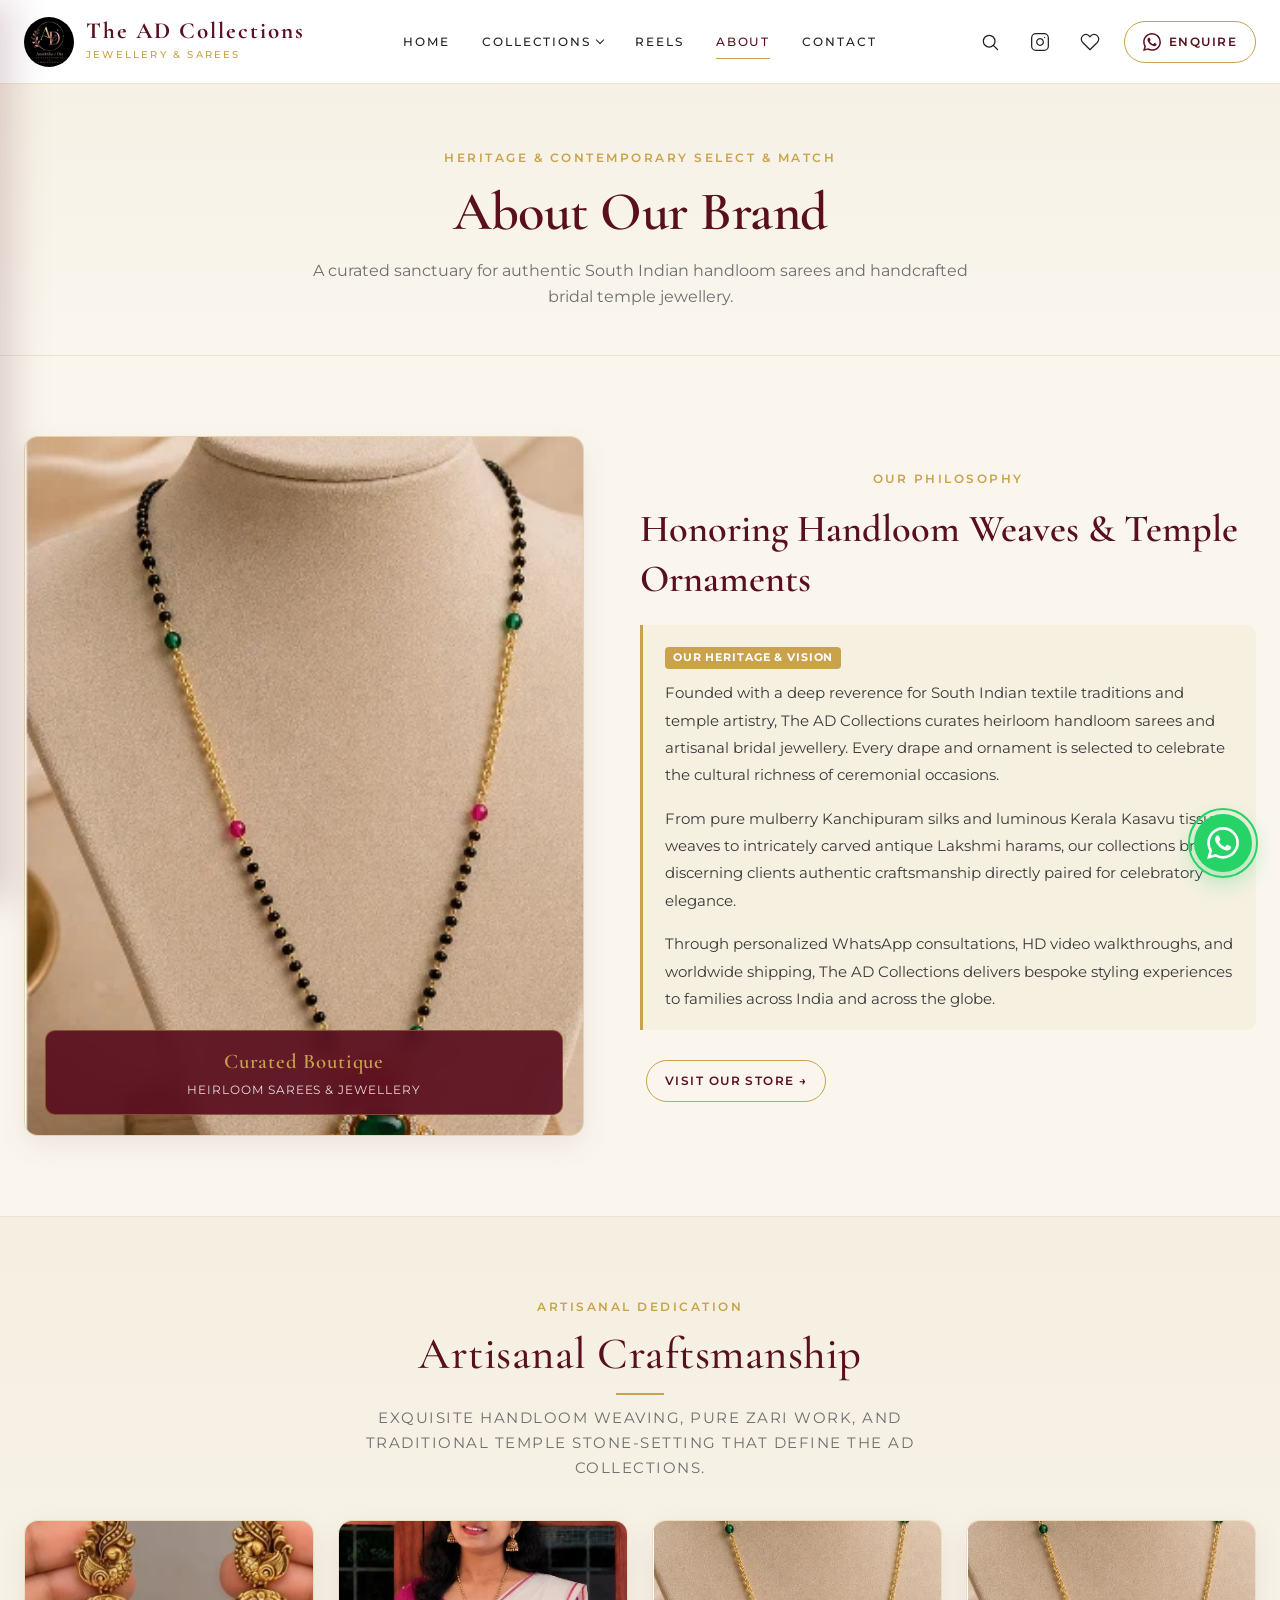
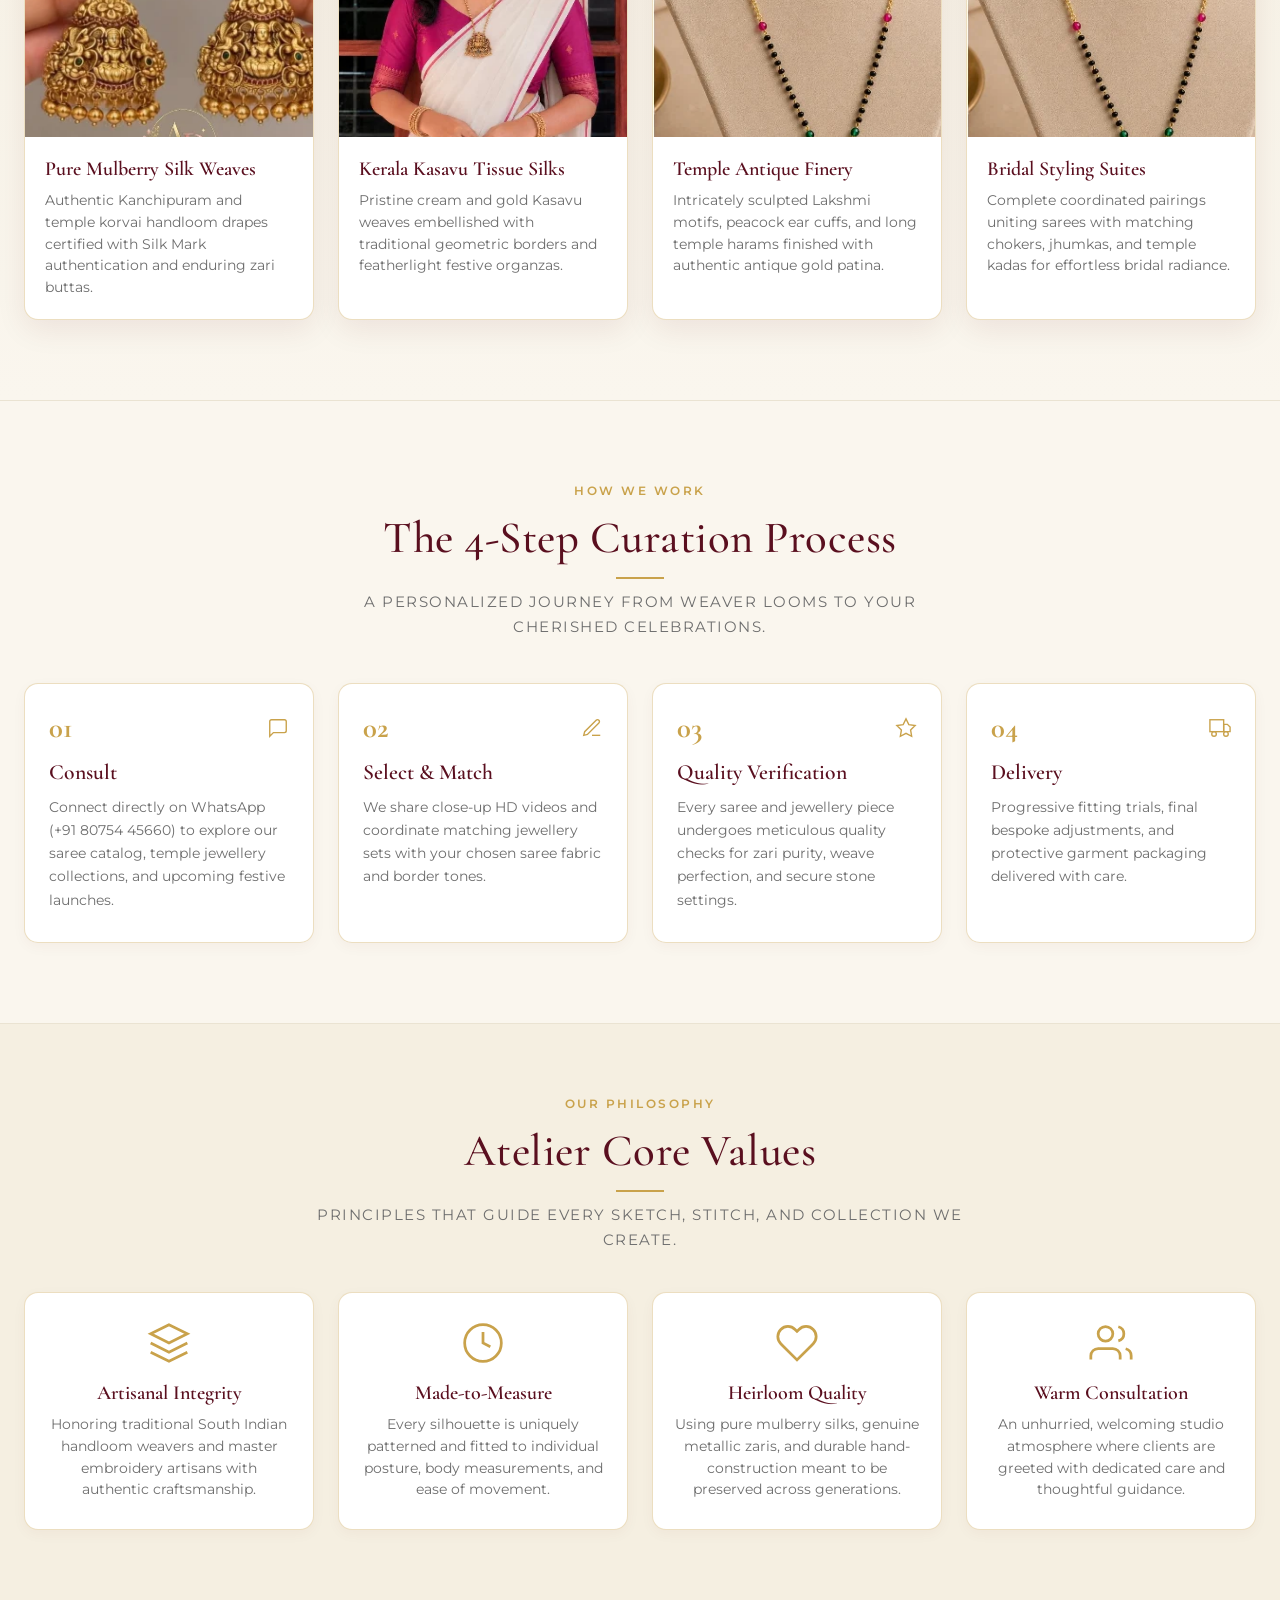
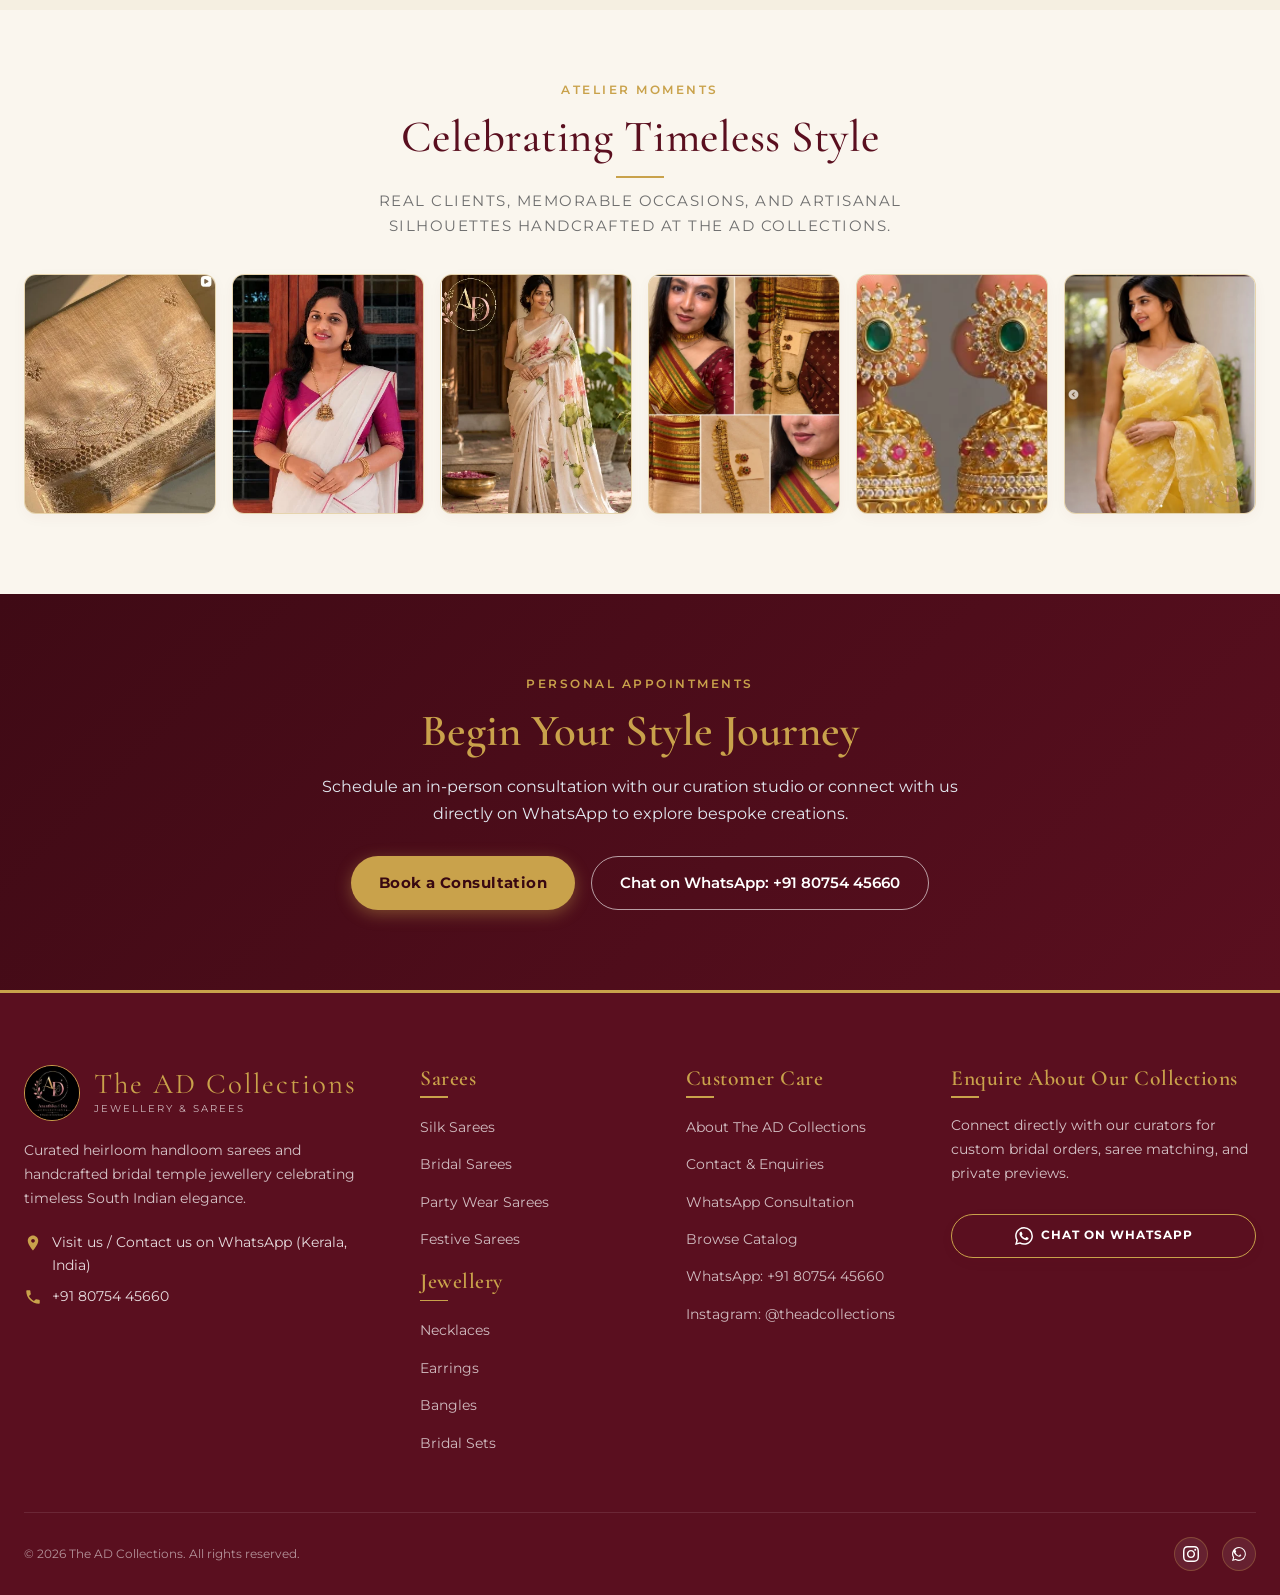
<file: about.html>
<!DOCTYPE html>
<html lang="en">
<head>
  <meta charset="UTF-8">
  <meta name="viewport" content="width=device-width, initial-scale=1.0">
  <title>About Us | The AD Collections</title>
  <meta name="description" content="Learn about The AD Collections: our dedication to authentic South Indian handlooms, heirloom silk sarees, and handcrafted temple jewellery finery.">
  <meta name="robots" content="noindex, nofollow">

  <!-- Open Graph Meta Tags -->
  <meta property="og:title" content="About Us | The AD Collections">
  <meta property="og:description" content="Learn about The AD Collections: authentic South Indian handloom sarees and handcrafted bridal temple jewellery.">
  <meta property="og:image" content="assets/images/logo-badge.png">
  <meta property="og:type" content="website">
  
  <!-- Google Fonts: Cormorant Garamond & Montserrat -->
  <link rel="preconnect" href="https://fonts.googleapis.com">
  <link rel="preconnect" href="https://fonts.gstatic.com" crossorigin>
  <link href="https://fonts.googleapis.com/css2?family=Cormorant+Garamond:ital,wght@0,400;0,500;0,600;0,700;1,400&family=Montserrat:wght@300;400;500;600;700&display=swap" rel="stylesheet">
  
  <!-- Favicon -->
  <link rel="icon" type="image/png" sizes="32x32" href="assets/images/logo-badge.png">
  <link rel="icon" type="image/png" sizes="16x16" href="assets/images/logo-badge.png">
  <link rel="apple-touch-icon" sizes="180x180" href="assets/images/logo-badge.png">
  <meta name="theme-color" content="#5A0F1F">

  <!-- Master Stylesheet with cache buster -->
  <link rel="stylesheet" href="css/style.css?v=7.0">
</head>
<body>

  <!-- Sticky Header -->
  <header class="site-header" id="mainHeader">
    <div class="container header-inner">
      
      <!-- Mobile Hamburger Toggle (Left on mobile under 768px, >=44px tap area) -->
      <button class="mobile-toggle" aria-label="Open Navigation Menu" aria-expanded="false" aria-controls="mobileDrawer">
        <span class="hamburger-bar"></span>
        <span class="hamburger-bar"></span>
        <span class="hamburger-bar"></span>
      </button>

      <!-- Brand Logo & Name (Left on desktop, centered on mobile) -->
      <a href="index.html" class="brand-link" aria-label="The AD Collections - Home">
        <img src="assets/images/logo-badge.png" alt="The AD Collections Emblem" class="brand-badge-img" width="50" height="50">
        <div class="brand-text-wrap">
          <span class="brand-main-text">The AD Collections</span>
          <span class="brand-sub-text">Jewellery & Sarees</span>
        </div>
      </a>

      <!-- Center Desktop Navigation -->
      <nav class="main-nav" aria-label="Primary Navigation">
        <div class="nav-item">
          <a href="index.html" class="nav-link">Home</a>
        </div>

        <!-- Collections Dropdown -->
        <div class="nav-item">
          <a href="collections.html" class="nav-link">
            Collections <span class="nav-arrow"></span>
          </a>
          <div class="dropdown-menu" role="menu">
            <div class="dropdown-columns-wrap" style="display: grid; grid-template-columns: 1fr 1fr; gap: 20px; padding: 18px 20px;">
              <div class="dropdown-col">
                <div style="font-size: 0.75rem; font-weight: 700; letter-spacing: 0.12em; color: var(--secondary-maroon); text-transform: uppercase; margin-bottom: 10px; border-bottom: 1px solid var(--border-gold); padding-bottom: 5px;">Sarees Collection</div>
                <div style="display: flex; flex-direction: column; gap: 6px;">
                  <a href="collections.html?c=silk-sarees" class="dropdown-card" style="padding: 6px 8px;">
                    <img src="assets/images/saree-silk-rust-orange.webp" alt="Silk Sarees" class="dropdown-thumb" width="46" height="46" loading="lazy" style="border-radius: 6px; object-fit: cover;">
                    <div class="dropdown-card-text">
                      <div class="dropdown-title" style="font-size: 0.9rem;">Silk Sarees</div>
                      <div class="dropdown-desc" style="font-size: 0.75rem;">Pure Kanchipuram &amp; temple silks</div>
                    </div>
                  </a>
                  <a href="collections.html?c=bridal-sarees" class="dropdown-card" style="padding: 6px 8px;">
                    <img src="assets/images/saree-bridal-kasavu-maroon.webp" alt="Bridal Sarees" class="dropdown-thumb" width="46" height="46" loading="lazy" style="border-radius: 6px; object-fit: cover;">
                    <div class="dropdown-card-text">
                      <div class="dropdown-title" style="font-size: 0.9rem;">Bridal Sarees</div>
                      <div class="dropdown-desc" style="font-size: 0.75rem;">Kerala Kasavu &amp; regal weaves</div>
                    </div>
                  </a>
                  <a href="collections.html?c=party-wear-sarees" class="dropdown-card" style="padding: 6px 8px;">
                    <img src="assets/images/saree-partywear-charcoal-shimmer.webp" alt="Party Wear Sarees" class="dropdown-thumb" width="46" height="46" loading="lazy" style="border-radius: 6px; object-fit: cover;">
                    <div class="dropdown-card-text">
                      <div class="dropdown-title" style="font-size: 0.9rem;">Party Wear Sarees</div>
                      <div class="dropdown-desc" style="font-size: 0.75rem;">Shimmer organzas &amp; evening wear</div>
                    </div>
                  </a>
                  <a href="collections.html?c=festive-sarees" class="dropdown-card" style="padding: 6px 8px;">
                    <img src="assets/images/saree-organza-yellow-festive.webp" alt="Festive Sarees" class="dropdown-thumb" width="46" height="46" loading="lazy" style="border-radius: 6px; object-fit: cover;">
                    <div class="dropdown-card-text">
                      <div class="dropdown-title" style="font-size: 0.9rem;">Festive Sarees</div>
                      <div class="dropdown-desc" style="font-size: 0.75rem;">Hand-embroidered festive organzas</div>
                    </div>
                  </a>
                </div>
              </div>

              <div class="dropdown-col">
                <div style="font-size: 0.75rem; font-weight: 700; letter-spacing: 0.12em; color: var(--accent-gold); text-transform: uppercase; margin-bottom: 10px; border-bottom: 1px solid var(--border-gold); padding-bottom: 5px;">Jewellery Collection</div>
                <div style="display: flex; flex-direction: column; gap: 6px;">
                  <a href="collections.html?c=necklaces" class="dropdown-card" style="padding: 6px 8px;">
                    <img src="assets/images/jewel-necklace-temple-lakshmi.webp" alt="Necklaces" class="dropdown-thumb" width="46" height="46" loading="lazy" style="border-radius: 6px; object-fit: cover;">
                    <div class="dropdown-card-text">
                      <div class="dropdown-title" style="font-size: 0.9rem;">Necklaces</div>
                      <div class="dropdown-desc" style="font-size: 0.75rem;">Temple harams &amp; antique chokers</div>
                    </div>
                  </a>
                  <a href="collections.html?c=earrings" class="dropdown-card" style="padding: 6px 8px;">
                    <img src="assets/images/jewel-earrings-temple-lakshmi-jhumka.webp" alt="Earrings" class="dropdown-thumb" width="46" height="46" loading="lazy" style="border-radius: 6px; object-fit: cover;">
                    <div class="dropdown-card-text">
                      <div class="dropdown-title" style="font-size: 0.9rem;">Earrings</div>
                      <div class="dropdown-desc" style="font-size: 0.75rem;">Temple jhumkas &amp; peacock ear cuffs</div>
                    </div>
                  </a>
                  <a href="collections.html?c=bangles" class="dropdown-card" style="padding: 6px 8px;">
                    <img src="assets/images/jewel-bangles-temple-kada-lakshmi.webp" alt="Bangles" class="dropdown-thumb" width="46" height="46" loading="lazy" style="border-radius: 6px; object-fit: cover;">
                    <div class="dropdown-card-text">
                      <div class="dropdown-title" style="font-size: 0.9rem;">Bangles</div>
                      <div class="dropdown-desc" style="font-size: 0.75rem;">Temple kadas &amp; bridal bangle sets</div>
                    </div>
                  </a>
                  <a href="collections.html?c=bridal-sets" class="dropdown-card" style="padding: 6px 8px;">
                    <img src="assets/images/jewel-set-polki-pearl-choker.webp" alt="Bridal Sets" class="dropdown-thumb" width="46" height="46" loading="lazy" style="border-radius: 6px; object-fit: cover;">
                    <div class="dropdown-card-text">
                      <div class="dropdown-title" style="font-size: 0.9rem;">Bridal Sets</div>
                      <div class="dropdown-desc" style="font-size: 0.75rem;">Polki suites &amp; complete bridal looks</div>
                    </div>
                  </a>
                </div>
              </div>
            </div>

            <div class="dropdown-footer" style="padding: 10px 20px; border-top: 1px solid var(--border-soft); display: flex; justify-content: space-between; align-items: center; background: var(--bg-cream);">
              <a href="collections.html" class="dropdown-footer-link" style="font-weight: 600; color: var(--secondary-maroon);">
                View All Collections &rarr;
              </a>
              <span style="font-size: 0.78rem; color: var(--text-muted);">Sarees &bull; Jewellery</span>
            </div>
          </div>
        </div>

        <div class="nav-item">
          <a href="reels.html" class="nav-link">Reels</a>
        </div>

        <div class="nav-item">
          <a href="about.html" class="nav-link active">About</a>
        </div>

        <div class="nav-item">
          <a href="contact.html" class="nav-link">Contact</a>
        </div>
      </nav>

      <!-- Right Header Actions -->
      <div class="header-actions">
        <!-- Thin-line Search Icon (20px, 1.5px stroke, 44px tap area) -->
        <button class="icon-btn search-trigger" aria-label="Open Search">
          <svg width="20" height="20" viewBox="0 0 24 24" fill="none" stroke="currentColor" stroke-width="1.5" stroke-linecap="round" stroke-linejoin="round" aria-hidden="true"><circle cx="11" cy="11" r="7"/><line x1="21" y1="21" x2="16" y2="16"/></svg>
        </button>

        <!-- Thin-line Instagram Icon (20px, 1.5px stroke, 44px tap area) -->
        <a href="https://www.instagram.com/theadcollections" target="_blank" rel="noopener" class="icon-btn header-insta-btn" aria-label="Visit Instagram Profile">
          <svg width="20" height="20" viewBox="0 0 24 24" fill="none" stroke="currentColor" stroke-width="1.5" stroke-linecap="round" stroke-linejoin="round" aria-hidden="true"><rect x="2" y="2" width="20" height="20" rx="5" ry="5"/><path d="M16 11.37A4 4 0 1 1 12.63 8 4 4 0 0 1 16 11.37z"/><line x1="17.5" y1="6.5" x2="17.51" y2="6.5"/></svg>
        </a>

        <!-- Thin-line Wishlist Heart Icon (20px, 1.5px stroke, 44px tap area) -->
        <a href="#wishlist" class="icon-btn wishlist-btn" aria-label="View Wishlist">
          <svg width="20" height="20" viewBox="0 0 24 24" fill="none" stroke="currentColor" stroke-width="1.5" stroke-linecap="round" stroke-linejoin="round" aria-hidden="true"><path d="M20.84 4.61a5.5 5.5 0 0 0-7.78 0L12 5.67l-1.06-1.06a5.5 5.5 0 0 0-7.78 7.78l1.06 1.06L12 21.23l7.78-7.78 1.06-1.06a5.5 5.5 0 0 0 0-7.78z"/></svg>
          <span class="badge-count wishlist-badge" style="display: none;">0</span>
        </a>

        <!-- Mobile WhatsApp Icon Button (Under 768px, 44px tap target) -->
        <a href="https://wa.me/918075445660" target="_blank" rel="noopener" class="icon-btn mobile-wa-btn" aria-label="Chat on WhatsApp">
          <svg width="20" height="20" viewBox="0 0 24 24" fill="currentColor" aria-hidden="true"><path d="M17.472 14.382c-.297-.149-1.758-.867-2.03-.967-.273-.099-.471-.148-.67.15-.197.297-.767.966-.94 1.164-.173.199-.347.223-.644.075-.297-.15-1.255-.463-2.39-1.475-.883-.788-1.48-1.761-1.653-2.059-.173-.297-.018-.458.13-.606.134-.133.298-.347.446-.52.149-.174.198-.298.298-.497.099-.198.05-.371-.025-.52-.075-.149-.669-1.612-.916-2.207-.242-.579-.487-.5-.669-.51-.173-.008-.371-.01-.57-.01-.198 0-.52.074-.792.372-.272.297-1.04 1.016-1.04 2.479 0 1.462 1.065 2.875 1.213 3.074.149.198 2.096 3.2 5.077 4.487.709.306 1.262.489 1.694.625.712.227 1.36.195 1.871.118.571-.085 1.758-.719 2.006-1.413.248-.694.248-1.289.173-1.413-.074-.124-.272-.198-.57-.347m-5.421 7.403h-.004a9.87 9.87 0 01-5.031-1.378l-.361-.214-3.741.982.998-3.648-.235-.374a9.86 9.86 0 01-1.51-5.26c.001-5.45 4.436-9.884 9.888-9.884 2.64 0 5.122 1.03 6.988 2.898a9.825 9.825 0 012.893 6.994c-.003 5.45-4.437 9.884-9.885 9.884m8.413-18.297A11.815 11.815 0 0012.05 0C5.495 0 .16 5.335.157 11.892c0 2.096.547 4.142 1.588 5.945L.057 24l6.305-1.654a11.882 11.882 0 005.683 1.448h.005c6.554 0 11.89-5.335 11.893-11.893a11.821 11.821 0 00-3.48-8.413Z"/></svg>
        </a>

        <!-- Desktop Enquire Pill (Gold-outline pill with WhatsApp icon, fills maroon on hover) -->
        <a href="https://wa.me/918075445660" target="_blank" rel="noopener" class="btn-enquire-pill" aria-label="Enquire on WhatsApp">
          <svg width="18" height="18" viewBox="0 0 24 24" fill="currentColor" aria-hidden="true"><path d="M17.472 14.382c-.297-.149-1.758-.867-2.03-.967-.273-.099-.471-.148-.67.15-.197.297-.767.966-.94 1.164-.173.199-.347.223-.644.075-.297-.15-1.255-.463-2.39-1.475-.883-.788-1.48-1.761-1.653-2.059-.173-.297-.018-.458.13-.606.134-.133.298-.347.446-.52.149-.174.198-.298.298-.497.099-.198.05-.371-.025-.52-.075-.149-.669-1.612-.916-2.207-.242-.579-.487-.5-.669-.51-.173-.008-.371-.01-.57-.01-.198 0-.52.074-.792.372-.272.297-1.04 1.016-1.04 2.479 0 1.462 1.065 2.875 1.213 3.074.149.198 2.096 3.2 5.077 4.487.709.306 1.262.489 1.694.625.712.227 1.36.195 1.871.118.571-.085 1.758-.719 2.006-1.413.248-.694.248-1.289.173-1.413-.074-.124-.272-.198-.57-.347m-5.421 7.403h-.004a9.87 9.87 0 01-5.031-1.378l-.361-.214-3.741.982.998-3.648-.235-.374a9.86 9.86 0 01-1.51-5.26c.001-5.45 4.436-9.884 9.888-9.884 2.64 0 5.122 1.03 6.988 2.898a9.825 9.825 0 012.893 6.994c-.003 5.45-4.437 9.884-9.885 9.884m8.413-18.297A11.815 11.815 0 0012.05 0C5.495 0 .16 5.335.157 11.892c0 2.096.547 4.142 1.588 5.945L.057 24l6.305-1.654a11.882 11.882 0 005.683 1.448h.005c6.554 0 11.89-5.335 11.893-11.893a11.821 11.821 0 00-3.48-8.413Z"/></svg>
          <span>Enquire</span>
        </a>
      </div>

    </div>
  </header>

  <!-- ========================================================================
       Mobile Drawer Navigation (Left-Slide, Ivory, Safe Area, Staggered)
       ======================================================================== -->
  <div class="mobile-drawer-overlay" aria-hidden="true"></div>
  <!-- Mobile Drawer Navigation -->
  <div class="mobile-drawer-overlay" aria-hidden="true"></div>
  <aside class="mobile-drawer" id="mobileDrawer" aria-label="Mobile Navigation" aria-hidden="true">
    <div class="drawer-header">
      <div class="brand-text-wrap">
        <span class="brand-main-text">The AD Collections</span>
        <span class="brand-sub-text">Jewellery &amp; Sarees</span>
      </div>
      <button class="drawer-close-btn" aria-label="Close Mobile Menu">&times;</button>
    </div>

    <nav class="drawer-nav">
      <div class="drawer-nav-item">
        <a href="index.html" class="drawer-link">Home</a>
      </div>
      
      <!-- Collapsible Collections Accordion with Thumbnails -->
      <div class="drawer-nav-item">
        <button class="drawer-accordion-btn active" aria-expanded="false">
          <span>Collections</span>
          <span class="nav-arrow"></span>
        </button>
        <div class="drawer-accordion-content">
          <div style="font-size: 0.72rem; font-weight: 700; color: var(--secondary-maroon); text-transform: uppercase; padding: 6px 12px 2px;">Sarees</div>
          <a href="collections.html?c=silk-sarees" class="drawer-sublink-card">
            <img src="assets/images/saree-silk-rust-orange.webp" alt="Silk Sarees" class="drawer-sublink-thumb" width="40" height="40" loading="lazy">
            <span class="drawer-sublink-name">Silk Sarees</span>
          </a>
          <a href="collections.html?c=bridal-sarees" class="drawer-sublink-card">
            <img src="assets/images/saree-bridal-kasavu-maroon.webp" alt="Bridal Sarees" class="drawer-sublink-thumb" width="40" height="40" loading="lazy">
            <span class="drawer-sublink-name">Bridal Sarees</span>
          </a>
          <a href="collections.html?c=party-wear-sarees" class="drawer-sublink-card">
            <img src="assets/images/saree-partywear-charcoal-shimmer.webp" alt="Party Wear Sarees" class="drawer-sublink-thumb" width="40" height="40" loading="lazy">
            <span class="drawer-sublink-name">Party Wear Sarees</span>
          </a>
          <a href="collections.html?c=festive-sarees" class="drawer-sublink-card">
            <img src="assets/images/saree-organza-yellow-festive.webp" alt="Festive Sarees" class="drawer-sublink-thumb" width="40" height="40" loading="lazy">
            <span class="drawer-sublink-name">Festive Sarees</span>
          </a>

          <div style="font-size: 0.72rem; font-weight: 700; color: var(--accent-gold); text-transform: uppercase; padding: 10px 12px 2px;">Jewellery</div>
          <a href="collections.html?c=necklaces" class="drawer-sublink-card">
            <img src="assets/images/jewel-necklace-temple-lakshmi.webp" alt="Necklaces" class="drawer-sublink-thumb" width="40" height="40" loading="lazy">
            <span class="drawer-sublink-name">Necklaces</span>
          </a>
          <a href="collections.html?c=earrings" class="drawer-sublink-card">
            <img src="assets/images/jewel-earrings-temple-lakshmi-jhumka.webp" alt="Earrings" class="drawer-sublink-thumb" width="40" height="40" loading="lazy">
            <span class="drawer-sublink-name">Earrings</span>
          </a>
          <a href="collections.html?c=bangles" class="drawer-sublink-card">
            <img src="assets/images/jewel-bangles-temple-kada-lakshmi.webp" alt="Bangles" class="drawer-sublink-thumb" width="40" height="40" loading="lazy">
            <span class="drawer-sublink-name">Bangles</span>
          </a>
          <a href="collections.html?c=bridal-sets" class="drawer-sublink-card">
            <img src="assets/images/jewel-set-polki-pearl-choker.webp" alt="Bridal Sets" class="drawer-sublink-thumb" width="40" height="40" loading="lazy">
            <span class="drawer-sublink-name">Bridal Sets</span>
          </a>

          <a href="collections.html" class="drawer-sublink" style="font-weight: 700; color: var(--secondary-maroon); padding-top: 8px;">All Collections &rarr;</a>
        </div>
      </div>

      <div class="drawer-nav-item">
        <a href="reels.html" class="drawer-link">Reels</a>
      </div>
      <div class="drawer-nav-item">
        <a href="about.html" class="drawer-link">About</a>
      </div>
      <div class="drawer-nav-item">
        <a href="contact.html" class="drawer-link">Contact</a>
      </div>
    </nav>

    <!-- Bottom Actions in Drawer -->
    <div class="drawer-footer">
      <a href="https://wa.me/918075445660" target="_blank" rel="noopener" class="drawer-wa-btn">
        <svg width="20" height="20" viewBox="0 0 24 24" fill="currentColor" aria-hidden="true"><path d="M17.472 14.382c-.297-.149-1.758-.867-2.03-.967-.273-.099-.471-.148-.67.15-.197.297-.767.966-.94 1.164-.173.199-.347.223-.644.075-.297-.15-1.255-.463-2.39-1.475-.883-.788-1.48-1.761-1.653-2.059-.173-.297-.018-.458.13-.606.134-.133.298-.347.446-.52.149-.174.198-.298.298-.497.099-.198.05-.371-.025-.52-.075-.149-.669-1.612-.916-2.207-.242-.579-.487-.5-.669-.51-.173-.008-.371-.01-.57-.01-.198 0-.52.074-.792.372-.272.297-1.04 1.016-1.04 2.479 0 1.462 1.065 2.875 1.213 3.074.149.198 2.096 3.2 5.077 4.487.709.306 1.262.489 1.694.625.712.227 1.36.195 1.871.118.571-.085 1.758-.719 2.006-1.413.248-.694.248-1.289.173-1.413-.074-.124-.272-.198-.57-.347m-5.421 7.403h-.004a9.87 9.87 0 01-5.031-1.378l-.361-.214-3.741.982.998-3.648-.235-.374a9.86 9.86 0 01-1.51-5.26c.001-5.45 4.436-9.884 9.888-9.884 2.64 0 5.122 1.03 6.988 2.898a9.825 9.825 0 012.893 6.994c-.003 5.45-4.437 9.884-9.885 9.884m8.413-18.297A11.815 11.815 0 0012.05 0C5.495 0 .16 5.335.157 11.892c0 2.096.547 4.142 1.588 5.945L.057 24l6.305-1.654a11.882 11.882 0 005.683 1.448h.005c6.554 0 11.89-5.335 11.893-11.893a11.821 11.821 0 00-3.48-8.413Z"/></svg>
        <span>Enquire on WhatsApp</span>
      </a>
      <div class="drawer-contact-meta">
        <a href="tel:+918075445660" class="drawer-phone-link" aria-label="Call +91 80754 45660">+91 80754 45660</a>
        <a href="https://www.instagram.com/theadcollections" target="_blank" rel="noopener" class="drawer-insta-link" aria-label="Instagram">
          <svg width="18" height="18" viewBox="0 0 24 24" fill="currentColor" aria-hidden="true"><path d="M12 2.163c3.204 0 3.584.012 4.85.07 3.252.148 4.771 1.691 4.919 4.919.058 1.265.069 1.645.069 4.849 0 3.205-.012 3.584-.069 4.849-.149 3.225-1.664 4.771-4.919 4.919-1.266.058-1.644.07-4.85.07-3.204 0-3.584-.012-4.849-.07-3.26-.149-4.771-1.699-4.919-4.92-.058-1.265-.07-1.644-.07-4.849 0-3.204.013-3.583.07-4.849.149-3.227 1.664-4.771 4.919-4.919 1.266-.057 1.645-.069 4.849-.069zm0-2.163c-3.259 0-3.667.014-4.947.072-4.358.2-6.78 2.618-6.98 6.98-.059 1.281-.073 1.689-.073 4.948 0 3.259.014 3.668.072 4.948.2 4.358 2.618 6.78 6.98 6.98 1.281.058 1.689.072 4.948.072 3.259 0 3.668-.014 4.948-.072 4.354-.2 6.782-2.618 6.979-6.98.059-1.28.073-1.689.073-4.948 0-3.259-.014-3.667-.072-4.947-.196-4.354-2.617-6.78-6.979-6.98-1.281-.059-1.69-.073-4.949-.073zm0 5.838c-3.403 0-6.162 2.759-6.162 6.162s2.759 6.163 6.162 6.163 6.162-2.759 6.162-6.163c0-3.403-2.759-6.162-6.162-6.162zm0 10.162c-2.209 0-4-1.79-4-4 0-2.209 1.791-4 4-4s4 1.791 4 4c0 2.21-1.791 4-4 4zm6.406-11.845c-.796 0-1.441.645-1.441 1.44s.645 1.44 1.441 1.44c.795 0 1.439-.645 1.439-1.44s-.644-1.44-1.439-1.44z"/></svg>
        </a>
      </div>
    </div>
  </aside>

  <!-- Search Overlay Modal -->
  <div class="search-modal-overlay" role="dialog" aria-modal="true" aria-label="Search Boutique">
    <div class="search-modal-container">
      <button class="search-close-btn" aria-label="Close Search">&times;</button>
      <h2 class="search-title">Search Collections</h2>
      <form class="search-input-wrap" onsubmit="event.preventDefault(); window.location.href='collections.html?q=' + encodeURIComponent(document.querySelector('.search-input').value);">
        <input type="text" class="search-input" placeholder="Search Sarees, Temple Jewellery, Chokers, Bridal Sets...">
        <button type="submit" class="search-submit-btn">&rarr;</button>
      </form>
    </div>
  </div>

  <!-- Main Content: About Our Brand -->
  <main class="about-main-content" id="mainContent">

    <!-- 1. Hero Banner -->
    <section class="about-hero-banner">
      <div class="container">
        <span class="section-eyebrow">Heritage &amp; Contemporary Select &amp; Match</span>
        <h1 class="about-hero-title">About Our Brand</h1>
        <p class="about-hero-subtitle">
          A curated sanctuary for authentic South Indian handloom sarees and handcrafted bridal temple jewellery.
        </p>
      </div>
    </section>

    <!-- 2. Founder's Story Section -->
    <section class="about-story-section">
      <div class="container">
        <div class="about-story-grid">
          
          <div class="about-story-media">
            <img src="assets/images/story-03.webp" alt="The AD Collections Curated Drape & Jewellery" class="about-story-img" width="500" height="625" loading="lazy">
            <div class="about-story-badge">
              <div class="about-story-badge-name">Curated Boutique</div>
              <div class="about-story-badge-role">Heirloom Sarees &amp; Jewellery</div>
            </div>
          </div>

          <div class="about-story-content">
            <span class="section-eyebrow">Our Philosophy</span>
            <h2 class="about-story-title">Honoring Handloom Weaves &amp; Temple Ornaments</h2>

            <!-- Clearly Marked Sample Story Box -->
            <div class="sample-story-box">
              <span class="sample-story-label">Our Heritage &amp; Vision</span>
              <p class="about-story-text">
                Founded with a deep reverence for South Indian textile traditions and temple artistry, The AD Collections curates heirloom handloom sarees and artisanal bridal jewellery. Every drape and ornament is selected to celebrate the cultural richness of ceremonial occasions.
              </p>
              <p class="about-story-text">
                From pure mulberry Kanchipuram silks and luminous Kerala Kasavu tissue weaves to intricately carved antique Lakshmi harams, our collections bring discerning clients authentic craftsmanship directly paired for celebratory elegance.
              </p>
              <p class="about-story-text" style="margin-bottom: 0;">
                Through personalized WhatsApp consultations, HD video walkthroughs, and worldwide shipping, The AD Collections delivers bespoke styling experiences to families across India and across the globe.
              </p>
            </div>

            <div style="margin-top: 10px;">
              <a href="contact.html" class="btn-enquire-pill" style="display: inline-flex;">
                <span>Visit Our Store &rarr;</span>
              </a>
            </div>
          </div>

        </div>
      </div>
    </section>

    <!-- 3. Craftsmanship Section with Quality Verification Images -->
    <section class="craftsmanship-section" id="craftsmanship">
      <div class="container">
        <div style="text-align: center; max-width: 650px; margin: 0 auto;">
          <span class="section-eyebrow">Artisanal Dedication</span>
          <h2 class="section-title">Artisanal Craftsmanship</h2>
          <p class="section-subtitle">Exquisite handloom weaving, pure zari work, and traditional temple stone-setting that define The AD Collections.</p>
        </div>

        <div class="craftsmanship-grid">
          
          <div class="craft-card">
            <div class="craft-media">
              <img src="assets/images/collection-07.webp" alt="Laser & Hand Cutwork Embroidery" class="craft-img" width="320" height="240" loading="lazy">
            </div>
            <div class="craft-body">
              <h3 class="craft-title">Pure Mulberry Silk Weaves</h3>
              <p class="craft-desc">Authentic Kanchipuram and temple korvai handloom drapes certified with Silk Mark authentication and enduring zari buttas.</p>
            </div>
          </div>

          <div class="craft-card">
            <div class="craft-media">
              <img src="assets/images/product-15.webp" alt="Bullion Wire Gold Zardozi" class="craft-img" width="320" height="240" loading="lazy">
            </div>
            <div class="craft-body">
              <h3 class="craft-title">Kerala Kasavu Tissue Silks</h3>
              <p class="craft-desc">Pristine cream and gold Kasavu weaves embellished with traditional geometric borders and featherlight festive organzas.</p>
            </div>
          </div>

          <div class="craft-card">
            <div class="craft-media">
              <img src="assets/images/product-16.webp" alt="Master Adda Frame Handloom Embroidery" class="craft-img" width="320" height="240" loading="lazy">
            </div>
            <div class="craft-body">
              <h3 class="craft-title">Temple Antique Finery</h3>
              <p class="craft-desc">Intricately sculpted Lakshmi motifs, peacock ear cuffs, and long temple harams finished with authentic antique gold patina.</p>
            </div>
          </div>

          <div class="craft-card">
            <div class="craft-media">
              <img src="assets/images/story-03.webp" alt="Custom Sketching & Silhouette Draping" class="craft-img" width="320" height="240" loading="lazy">
            </div>
            <div class="craft-body">
              <h3 class="craft-title">Bridal Styling Suites</h3>
              <p class="craft-desc">Complete coordinated pairings uniting sarees with matching chokers, jhumkas, and temple kadas for effortless bridal radiance.</p>
            </div>
          </div>

        </div>
      </div>
    </section>

    <!-- 4. 4-Step Process Section -->
    <section class="process-section" id="process">
      <div class="container">
        <div style="text-align: center; max-width: 650px; margin: 0 auto;">
          <span class="section-eyebrow">How We Work</span>
          <h2 class="section-title">The 4-Step Curation Process</h2>
          <p class="section-subtitle">A personalized journey from weaver looms to your cherished celebrations.</p>
        </div>

        <div class="process-grid">
          
          <div class="process-step-card">
            <div class="process-num-badge">
              <span>01</span>
              <svg width="22" height="22" viewBox="0 0 24 24" fill="none" stroke="currentColor" stroke-width="1.5"><path d="M21 15a2 2 0 0 1-2 2H7l-4 4V5a2 2 0 0 1 2-2h14a2 2 0 0 1 2 2z"/></svg>
            </div>
            <h3 class="process-step-title">Consult</h3>
            <p class="process-step-desc">
              Connect directly on WhatsApp (+91 80754 45660) to explore our saree catalog, temple jewellery collections, and upcoming festive launches.
            </p>
          </div>

          <div class="process-step-card">
            <div class="process-num-badge">
              <span>02</span>
              <svg width="22" height="22" viewBox="0 0 24 24" fill="none" stroke="currentColor" stroke-width="1.5"><path d="M12 20h9"/><path d="M16.5 3.5a2.121 2.121 0 0 1 3 3L7 19l-4 1 1-4L16.5 3.5z"/></svg>
            </div>
            <h3 class="process-step-title">Select &amp; Match</h3>
            <p class="process-step-desc">
              We share close-up HD videos and coordinate matching jewellery sets with your chosen saree fabric and border tones.
            </p>
          </div>

          <div class="process-step-card">
            <div class="process-num-badge">
              <span>03</span>
              <svg width="22" height="22" viewBox="0 0 24 24" fill="none" stroke="currentColor" stroke-width="1.5"><polygon points="12 2 15.09 8.26 22 9.27 17 14.14 18.18 21.02 12 17.77 5.82 21.02 7 14.14 2 9.27 8.91 8.26 12 2"/></svg>
            </div>
            <h3 class="process-step-title">Quality Verification</h3>
            <p class="process-step-desc">
              Every saree and jewellery piece undergoes meticulous quality checks for zari purity, weave perfection, and secure stone settings.
            </p>
          </div>

          <div class="process-step-card">
            <div class="process-num-badge">
              <span>04</span>
              <svg width="22" height="22" viewBox="0 0 24 24" fill="none" stroke="currentColor" stroke-width="1.5"><rect x="1" y="3" width="15" height="13"/><polygon points="16 8 20 8 23 11 23 16 16 16 16 8"/><circle cx="5.5" cy="18.5" r="2.5"/><circle cx="18.5" cy="18.5" r="2.5"/></svg>
            </div>
            <h3 class="process-step-title">Delivery</h3>
            <p class="process-step-desc">
              Progressive fitting trials, final bespoke adjustments, and protective garment packaging delivered with care.
            </p>
          </div>

        </div>
      </div>
    </section>

    <!-- 5. Values Section -->
    <section class="values-section">
      <div class="container">
        <div style="text-align: center; max-width: 650px; margin: 0 auto;">
          <span class="section-eyebrow">Our Philosophy</span>
          <h2 class="section-title">Atelier Core Values</h2>
          <p class="section-subtitle">Principles that guide every sketch, stitch, and collection we create.</p>
        </div>

        <div class="values-grid">
          
          <div class="value-card">
            <div class="value-icon">
              <svg viewBox="0 0 24 24" fill="none" stroke="currentColor" stroke-width="1.5"><path d="M12 2L2 7l10 5 10-5-10-5zM2 17l10 5 10-5M2 12l10 5 10-5"/></svg>
            </div>
            <h3 class="value-title">Artisanal Integrity</h3>
            <p class="value-desc">Honoring traditional South Indian handloom weavers and master embroidery artisans with authentic craftsmanship.</p>
          </div>

          <div class="value-card">
            <div class="value-icon">
              <svg viewBox="0 0 24 24" fill="none" stroke="currentColor" stroke-width="1.5"><circle cx="12" cy="12" r="10"/><path d="M12 6v6l4 2"/></svg>
            </div>
            <h3 class="value-title">Made-to-Measure</h3>
            <p class="value-desc">Every silhouette is uniquely patterned and fitted to individual posture, body measurements, and ease of movement.</p>
          </div>

          <div class="value-card">
            <div class="value-icon">
              <svg viewBox="0 0 24 24" fill="none" stroke="currentColor" stroke-width="1.5"><path d="M20.84 4.61a5.5 5.5 0 0 0-7.78 0L12 5.67l-1.06-1.06a5.5 5.5 0 0 0-7.78 7.78l1.06 1.06L12 21.23l7.78-7.78 1.06-1.06a5.5 5.5 0 0 0 0-7.78z"/></svg>
            </div>
            <h3 class="value-title">Heirloom Quality</h3>
            <p class="value-desc">Using pure mulberry silks, genuine metallic zaris, and durable hand-construction meant to be preserved across generations.</p>
          </div>

          <div class="value-card">
            <div class="value-icon">
              <svg viewBox="0 0 24 24" fill="none" stroke="currentColor" stroke-width="1.5"><path d="M17 21v-2a4 4 0 0 0-4-4H5a4 4 0 0 0-4 4v2"/><circle cx="9" cy="7" r="4"/><path d="M23 21v-2a4 4 0 0 0-3-3.87"/><path d="M16 3.13a4 4 0 0 1 0 7.75"/></svg>
            </div>
            <h3 class="value-title">Warm Consultation</h3>
            <p class="value-desc">An unhurried, welcoming studio atmosphere where clients are greeted with dedicated care and thoughtful guidance.</p>
          </div>

        </div>
      </div>
    </section>

    <!-- 6. Strip of Photos from assets/images -->
    <section class="photo-strip-section">
      <div class="container">
        <div style="text-align: center; max-width: 650px; margin: 0 auto;">
          <span class="section-eyebrow">Atelier Moments</span>
          <h2 class="section-title">Celebrating Timeless Style</h2>
          <p class="section-subtitle">Real clients, memorable occasions, and artisanal silhouettes handcrafted at The AD Collections.</p>
        </div>

        <div class="photo-strip-track">
          <div class="photo-strip-item">
            <img src="assets/images/story-01.webp" alt="Handcrafted Classic Tunic" width="240" height="300" loading="lazy">
          </div>
          <div class="photo-strip-item">
            <img src="assets/images/story-02.webp" alt="Festive Silk Coordinates" width="240" height="300" loading="lazy">
          </div>
          <div class="photo-strip-item">
            <img src="assets/images/story-04.webp" alt="Tailored Velvet Evening Wear" width="240" height="300" loading="lazy">
          </div>
          <div class="photo-strip-item">
            <img src="assets/images/product-05.webp" alt="Pearl-Embroidered Cape Dress" width="240" height="300" loading="lazy">
          </div>
          <div class="photo-strip-item">
            <img src="assets/images/product-08.webp" alt="Fuchsia Georgette Gown" width="240" height="300" loading="lazy">
          </div>
          <div class="photo-strip-item">
            <img src="assets/images/product-14.webp" alt="Duo-Tone Silk Slip Dress" width="240" height="300" loading="lazy">
          </div>
        </div>
      </div>
    </section>

    <!-- 7. Book a Consultation Call to Action -->
    <section class="about-cta-section">
      <div class="container">
        <div class="about-cta-box">
          <span class="section-eyebrow" style="color: var(--accent-gold);">Personal Appointments</span>
          <h2 class="about-cta-title">Begin Your Style Journey</h2>
          <p class="about-cta-text">
            Schedule an in-person consultation with our curation studio or connect with us directly on WhatsApp to explore bespoke creations.
          </p>
          <div class="about-cta-btns">
            <a href="contact.html" class="btn-cta-gold">Book a Consultation</a>
            <a href="https://wa.me/918075445660" target="_blank" rel="noopener" class="btn-cta-wa">
              <span>Chat on WhatsApp: +91 80754 45660</span>
            </a>
          </div>
        </div>
      </div>
    </section>

  </main>

  <!-- Site Footer -->
  <footer class="site-footer">
    <div class="container">
      <div class="footer-grid">
        <div>
          <div class="footer-brand-wrap">
            <img src="assets/images/logo-badge.png" alt="The AD Collections Emblem" class="footer-logo-badge" width="56" height="56" loading="lazy">
            <div>
              <div class="footer-brand-title">The AD Collections</div>
              <div class="footer-brand-sub">Jewellery &amp; Sarees</div>
            </div>
          </div>
          <p class="footer-desc">
            Curated heirloom handloom sarees and handcrafted bridal temple jewellery celebrating timeless South Indian elegance.
          </p>
          <div class="footer-contact-info">
            <div class="footer-contact-item">
              <svg viewBox="0 0 24 24"><path d="M12 2C8.13 2 5 5.13 5 9c0 5.25 7 13 7 13s7-7.75 7-13c0-3.87-3.13-7-7-7zm0 9.5c-1.38 0-2.5-1.12-2.5-2.5s1.12-2.5 2.5-2.5 2.5 1.12 2.5 2.5-1.12 2.5-2.5 2.5z"/></svg>
              <span>Visit us / Contact us on WhatsApp (Kerala, India)</span>
            </div>
            <div class="footer-contact-item">
              <svg viewBox="0 0 24 24"><path d="M6.62 10.79c1.44 2.83 3.76 5.14 6.59 6.59l2.2-2.2c.27-.27.67-.36 1.02-.24 1.12.37 2.33.57 3.57.57.55 0 1 .45 1 1V20c0 .55-.45 1-1 1-9.39 0-17-7.61-17-17 0-.55.45-1 1-1h3.5c.55 0 1 .45 1 1 0 1.25.2 2.45.57 3.57.11.35.03.74-.25 1.02l-2.2 2.2z"/></svg>
              <a href="tel:+918075445660" style="color: inherit;">+91 80754 45660</a>
            </div>
          </div>
        </div>

        <div>
          <h3 class="footer-col-title">Sarees</h3>
          <ul class="footer-links-list">
            <li><a href="collections.html?c=silk-sarees" class="footer-link">Silk Sarees</a></li>
            <li><a href="collections.html?c=bridal-sarees" class="footer-link">Bridal Sarees</a></li>
            <li><a href="collections.html?c=party-wear-sarees" class="footer-link">Party Wear Sarees</a></li>
            <li><a href="collections.html?c=festive-sarees" class="footer-link">Festive Sarees</a></li>
          </ul>
          <h3 class="footer-col-title" style="margin-top: 16px;">Jewellery</h3>
          <ul class="footer-links-list">
            <li><a href="collections.html?c=necklaces" class="footer-link">Necklaces</a></li>
            <li><a href="collections.html?c=earrings" class="footer-link">Earrings</a></li>
            <li><a href="collections.html?c=bangles" class="footer-link">Bangles</a></li>
            <li><a href="collections.html?c=bridal-sets" class="footer-link">Bridal Sets</a></li>
          </ul>
        </div>

        <div>
          <h3 class="footer-col-title">Customer Care</h3>
          <ul class="footer-links-list">
            <li><a href="about.html" class="footer-link">About The AD Collections</a></li>
            <li><a href="contact.html" class="footer-link">Contact &amp; Enquiries</a></li>
            <li><a href="contact.html#consultation" class="footer-link">WhatsApp Consultation</a></li>
            <li><a href="collections.html" class="footer-link">Browse Catalog</a></li>
            <li><a href="https://wa.me/918075445660" target="_blank" rel="noopener" class="footer-link">WhatsApp: +91 80754 45660</a></li>
            <li><a href="https://www.instagram.com/theadcollections" target="_blank" rel="noopener" class="footer-link">Instagram: @theadcollections</a></li>
          </ul>
        </div>

        <div>
          <h3 class="footer-col-title">Enquire About Our Collections</h3>
          <p class="footer-desc">
            Connect directly with our curators for custom bridal orders, saree matching, and private previews.
          </p>
          <a href="https://wa.me/918075445660?text=Hello%20The%20AD%20Collections%2C%20I%20would%20like%20to%20enquire%20about%20your%20latest%20collections." target="_blank" rel="noopener" class="btn-product-enquire" style="display: inline-flex; align-items: center; justify-content: center; gap: 8px; width: 100%; min-height: 44px; margin-top: 8px;">
            <svg xmlns="http://www.w3.org/2000/svg" viewBox="0 0 24 24" width="18" height="18" fill="#fff" aria-hidden="true"><path d="M17.472 14.382c-.297-.149-1.758-.867-2.03-.967-.273-.099-.471-.148-.67.15-.197.297-.767.966-.94 1.164-.173.199-.347.223-.644.075-.297-.15-1.255-.463-2.39-1.475-.883-.788-1.48-1.761-1.653-2.059-.173-.297-.018-.458.13-.606.134-.133.298-.347.446-.52.149-.174.198-.298.298-.497.099-.198.05-.371-.025-.52-.075-.149-.669-1.612-.916-2.207-.242-.579-.487-.5-.669-.51-.173-.008-.371-.01-.57-.01-.198 0-.52.074-.792.372-.272.297-1.04 1.016-1.04 2.479 0 1.462 1.065 2.875 1.213 3.074.149.198 2.096 3.2 5.077 4.487.709.306 1.262.489 1.694.625.712.227 1.36.195 1.871.118.571-.085 1.758-.719 2.006-1.413.248-.694.248-1.289.173-1.413-.074-.124-.272-.198-.57-.347m-5.421 7.403h-.004a9.87 9.87 0 01-5.031-1.378l-.361-.214-3.741.982.998-3.648-.235-.374a9.86 9.86 0 01-1.51-5.26c.001-5.45 4.436-9.884 9.888-9.884 2.64 0 5.122 1.03 6.988 2.898a9.825 9.825 0 012.893 6.994c-.003 5.45-4.437 9.884-9.885 9.884m8.413-18.297A11.815 11.815 0 0012.05 0C5.495 0 .16 5.335.157 11.892c0 2.096.547 4.142 1.588 5.945L.057 24l6.305-1.654a11.882 11.882 0 005.683 1.448h.005c6.554 0 11.89-5.335 11.893-11.893a11.821 11.821 0 00-3.48-8.413Z"/></svg>
            <span>Chat on WhatsApp</span>
          </a>
        </div>
      </div>

      <div class="footer-bottom">
        <div>&copy; 2026 The AD Collections. All rights reserved.</div>
        <div class="social-links-wrap">
          <a href="https://www.instagram.com/theadcollections" target="_blank" rel="noopener" class="social-icon-link" aria-label="Instagram">
            <svg viewBox="0 0 24 24"><path d="M12 2.163c3.204 0 3.584.012 4.85.07 3.252.148 4.771 1.691 4.919 4.919.058 1.265.069 1.645.069 4.849 0 3.205-.012 3.584-.069 4.849-.149 3.225-1.664 4.771-4.919 4.919-1.266.058-1.644.07-4.85.07-3.204 0-3.584-.012-4.849-.07-3.26-.149-4.771-1.699-4.919-4.92-.058-1.265-.07-1.644-.07-4.849 0-3.204.013-3.583.07-4.849.149-3.227 1.664-4.771 4.919-4.919 1.266-.057 1.645-.069 4.849-.069zm0-2.163c-3.259 0-3.667.014-4.947.072-4.358.2-6.78 2.618-6.98 6.98-.059 1.281-.073 1.689-.073 4.948 0 3.259.014 3.668.072 4.948.2 4.358 2.618 6.78 6.98 6.98 1.281.058 1.689.072 4.948.072 3.259 0 3.668-.014 4.948-.072 4.354-.2 6.782-2.618 6.979-6.98.059-1.28.073-1.689.073-4.948 0-3.259-.014-3.667-.072-4.947-.196-4.354-2.617-6.78-6.979-6.98-1.281-.059-1.69-.073-4.949-.073zm0 5.838c-3.403 0-6.162 2.759-6.162 6.162s2.759 6.163 6.162 6.163 6.162-2.759 6.162-6.163c0-3.403-2.759-6.162-6.162-6.162zm0 10.162c-2.209 0-4-1.79-4-4 0-2.209 1.791-4 4-4s4 1.791 4 4c0 2.21-1.791 4-4 4zm6.406-11.845c-.796 0-1.441.645-1.441 1.44s.645 1.44 1.441 1.44c.795 0 1.439-.645 1.439-1.44s-.644-1.44-1.439-1.44z"/></svg>
          </a>
          <a href="https://wa.me/918075445660" target="_blank" rel="noopener" class="social-icon-link" aria-label="WhatsApp">
            <svg viewBox="0 0 32 32"><path d="M16 2a13.9 13.9 0 0 0-11.9 21.1L2 30l7.1-1.9A13.9 13.9 0 1 0 16 2zm0 25.5a11.5 11.5 0 0 1-5.9-1.6l-.4-.3-4.4 1.2 1.2-4.3-.3-.4A11.6 11.6 0 1 1 16 27.5zm6.4-8.6c-.3-.2-2-.1-2.3-1.1s-.8-1-1.1-1-.7 0-1 .4-1.3 1.6-1.6 1.9-.6.4-1 .2a12.8 12.8 0 0 1-3.8-2.3 14.1 14.1 0 0 1-2.6-3.3c-.2-.4 0-.6.2-.8s.4-.5.6-.7.2-.4.4-.6a1.5 1.5 0 0 0 0-.8c-.1-.2-.9-2.2-1.2-3s-.6-.7-.9-.7h-.7a1.4 1.4 0 0 0-1 .5 4.3 4.3 0 0 0-1.3 3.2 7.5 7.5 0 0 0 1.6 4 17.2 17.2 0 0 0 6.6 5.8c2.8 1.2 3.4 1 4 1a3.4 3.4 0 0 0 2.3-1.6 2.8 2.8 0 0 0 .2-1.6c-.1-.2-.4-.3-.7-.5z"/></svg>
          </a>
        </div>
      </div>
    </div>
  </footer>

  <!-- Floating WhatsApp Button with proper SVG Glyph -->
  <aside class="floating-whatsapp" aria-label="Direct WhatsApp Consultation">
    <div class="wa-tooltip">Enquire on WhatsApp: +91 80754 45660</div>
    <a href="https://wa.me/918075445660" target="_blank" rel="noopener" class="wa-floating-btn" aria-label="Chat on WhatsApp">
      <div class="wa-pulse-ring"></div>
      <svg xmlns="http://www.w3.org/2000/svg" viewBox="0 0 24 24" width="28" height="28" fill="#fff" aria-hidden="true"><path d="M17.472 14.382c-.297-.149-1.758-.867-2.03-.967-.273-.099-.471-.148-.67.15-.197.297-.767.966-.94 1.164-.173.199-.347.223-.644.075-.297-.15-1.255-.463-2.39-1.475-.883-.788-1.48-1.761-1.653-2.059-.173-.297-.018-.458.13-.606.134-.133.298-.347.446-.52.149-.174.198-.298.298-.497.099-.198.05-.371-.025-.52-.075-.149-.669-1.612-.916-2.207-.242-.579-.487-.5-.669-.51-.173-.008-.371-.01-.57-.01-.198 0-.52.074-.792.372-.272.297-1.04 1.016-1.04 2.479 0 1.462 1.065 2.875 1.213 3.074.149.198 2.096 3.2 5.077 4.487.709.306 1.262.489 1.694.625.712.227 1.36.195 1.871.118.571-.085 1.758-.719 2.006-1.413.248-.694.248-1.289.173-1.413-.074-.124-.272-.198-.57-.347m-5.421 7.403h-.004a9.87 9.87 0 01-5.031-1.378l-.361-.214-3.741.982.998-3.648-.235-.374a9.86 9.86 0 01-1.51-5.26c.001-5.45 4.436-9.884 9.888-9.884 2.64 0 5.122 1.03 6.988 2.898a9.825 9.825 0 012.893 6.994c-.003 5.45-4.437 9.884-9.885 9.884m8.413-18.297A11.815 11.815 0 0012.05 0C5.495 0 .16 5.335.157 11.892c0 2.096.547 4.142 1.588 5.945L.057 24l6.305-1.654a11.882 11.882 0 005.683 1.448h.005c6.554 0 11.89-5.335 11.893-11.893a11.821 11.821 0 00-3.48-8.413Z"/></svg>
    </a>
  </aside>

  <!-- Client Script -->
  <script src="js/main.js?v=7.0"></script>
</body>
</html>
</file>
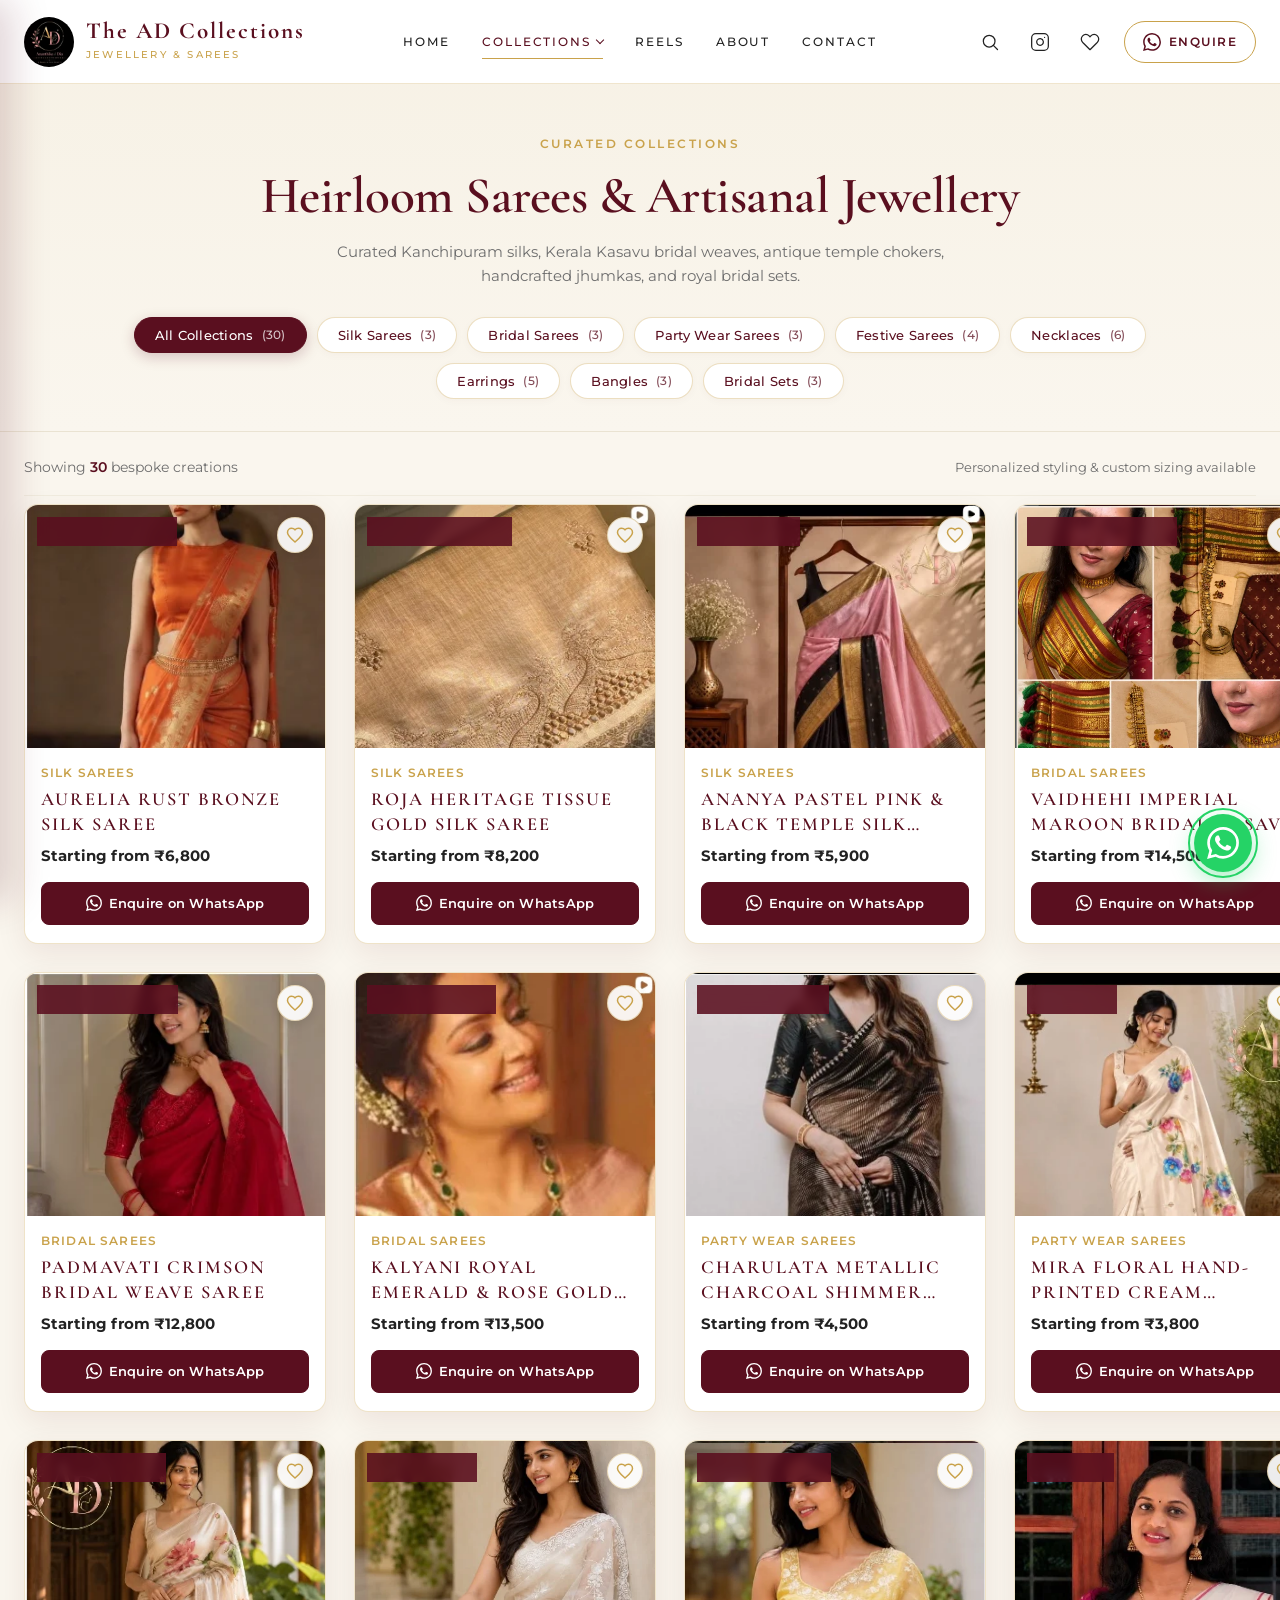
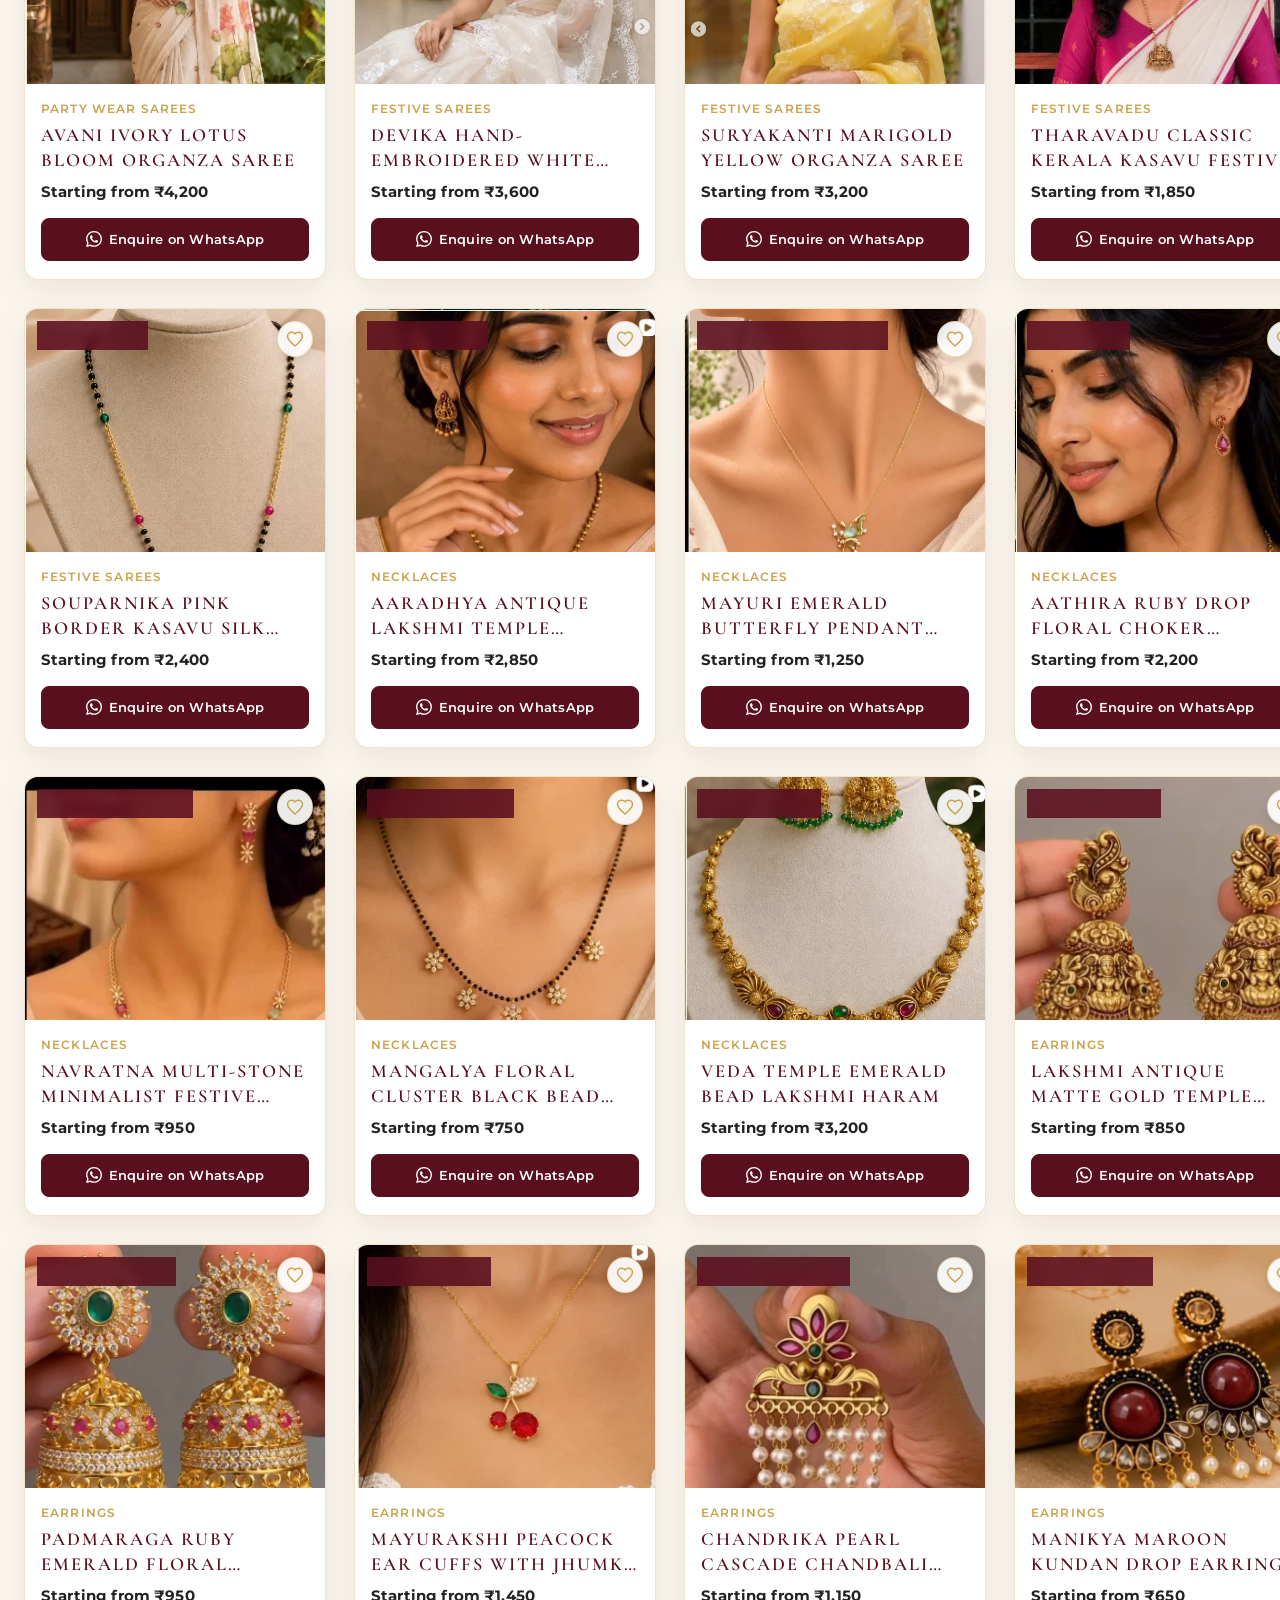
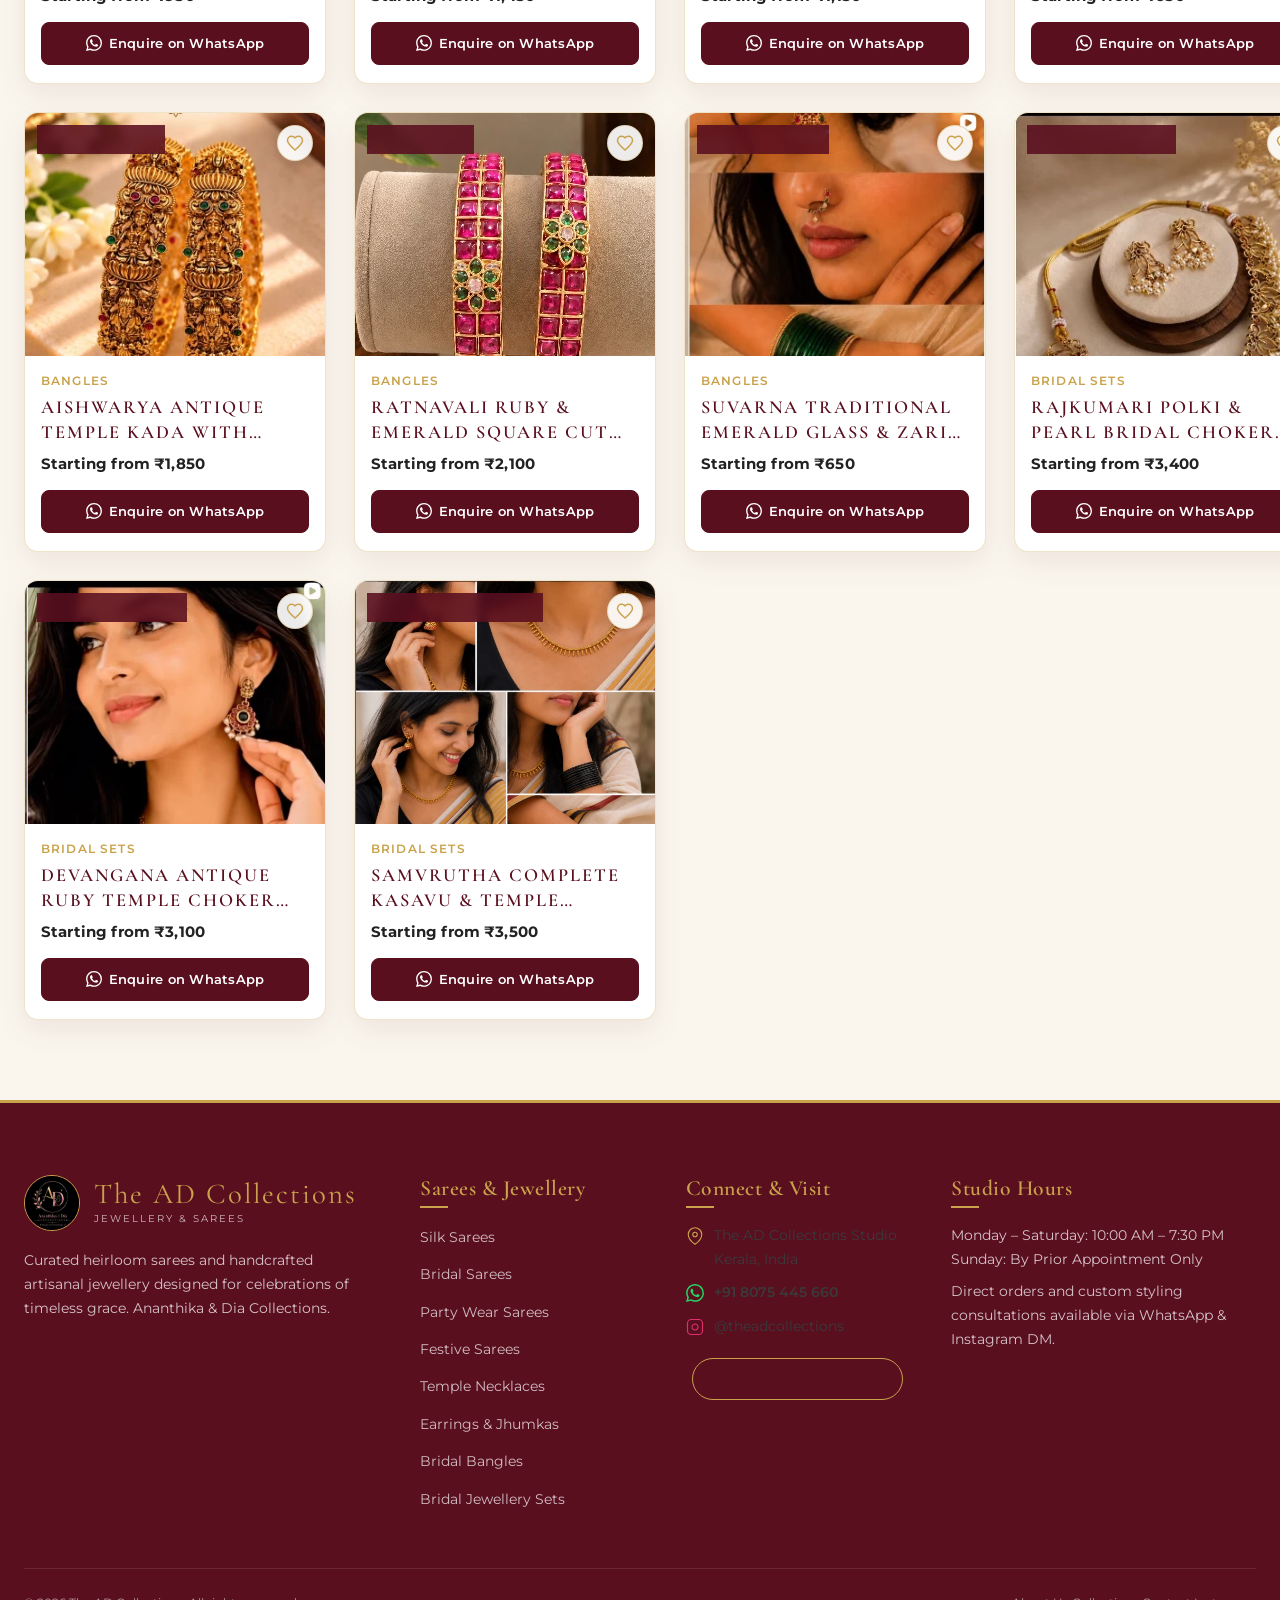
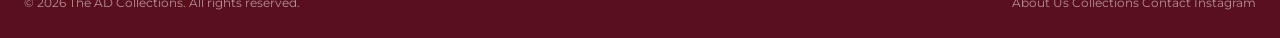
<file: collections.html>
<!DOCTYPE html>
<html lang="en">
<head>
  <meta charset="UTF-8">
  <meta name="viewport" content="width=device-width, initial-scale=1.0">
  <title>Curated Collections | The AD Collections — Premium Jewellery & Sarees</title>
  <meta name="description" content="Explore curated heirloom sarees and handcrafted bridal jewellery at The AD Collections. Pure silks, antique temple chokers, jhumkas, and festive drapes.">
  <meta name="robots" content="noindex, nofollow">

  <!-- Open Graph Meta Tags -->
  <meta property="og:title" content="Curated Collections | The AD Collections">
  <meta property="og:description" content="Explore curated heirloom sarees and handcrafted bridal jewellery at The AD Collections.">
  <meta property="og:image" content="assets/images/logo-badge.png">
  <meta property="og:type" content="website">

  <link rel="preconnect" href="https://fonts.googleapis.com">
  <link rel="preconnect" href="https://fonts.gstatic.com" crossorigin>
  <link href="https://fonts.googleapis.com/css2?family=Cormorant+Garamond:ital,wght@0,400;0,500;0,600;0,700;1,400&family=Montserrat:wght@300;400;500;600;700&display=swap" rel="stylesheet">
  <!-- Favicon -->
  <link rel="icon" type="image/png" sizes="32x32" href="assets/images/logo-badge.png">
  <link rel="icon" type="image/png" sizes="16x16" href="assets/images/logo-badge.png">
  <link rel="apple-touch-icon" sizes="180x180" href="assets/images/logo-badge.png">
  <meta name="theme-color" content="#0F3B3A">
  <link rel="stylesheet" href="css/style.css?v=7.0">
</head>
<body>

  <!-- Sticky Header -->
  <header class="site-header" id="mainHeader">
    <div class="container header-inner">
      
      <!-- Mobile Hamburger Toggle (Left on mobile under 768px, >=44px tap area) -->
      <button class="mobile-toggle" aria-label="Open Navigation Menu" aria-expanded="false" aria-controls="mobileDrawer">
        <span class="hamburger-bar"></span>
        <span class="hamburger-bar"></span>
        <span class="hamburger-bar"></span>
      </button>

      <!-- Brand Logo & Name (Left on desktop, centered on mobile) -->
      <a href="index.html" class="brand-link" aria-label="The AD Collections - Home">
        <img src="assets/images/logo-badge.png" alt="The AD Collections Insignia" class="brand-badge-img" width="50" height="50" style="border-radius: 50%;">
        <div class="brand-text-wrap">
          <span class="brand-main-text">The AD Collections</span>
          <span class="brand-sub-text">Jewellery &amp; Sarees</span>
        </div>
      </a>

      <!-- Center Desktop Navigation -->
      <nav class="main-nav" aria-label="Primary Navigation">
        <div class="nav-item">
          <a href="index.html" class="nav-link">Home</a>
        </div>

        <!-- Collections Dropdown -->
        <div class="nav-item">
          <a href="collections.html" class="nav-link active">
            Collections <span class="nav-arrow"></span>
          </a>
          <div class="dropdown-menu" role="menu">
            <div class="dropdown-columns-wrap" style="display: grid; grid-template-columns: 1fr 1fr; gap: 20px; padding: 18px 20px;">
              <div class="dropdown-col">
                <div style="font-size: 0.75rem; font-weight: 700; letter-spacing: 0.12em; color: var(--secondary-maroon); text-transform: uppercase; margin-bottom: 10px; border-bottom: 1px solid var(--border-gold); padding-bottom: 5px;">Sarees Collection</div>
                <div style="display: flex; flex-direction: column; gap: 6px;">
                  <a href="collections.html?c=silk-sarees" class="dropdown-card" style="padding: 6px 8px;">
                    <img src="assets/images/saree-silk-rust-orange.webp" alt="Silk Sarees" class="dropdown-thumb" width="46" height="46" loading="lazy" style="border-radius: 6px; object-fit: cover;">
                    <div class="dropdown-card-text">
                      <div class="dropdown-title" style="font-size: 0.9rem;">Silk Sarees</div>
                      <div class="dropdown-desc" style="font-size: 0.75rem;">Pure Kanchipuram &amp; temple silks</div>
                    </div>
                  </a>
                  <a href="collections.html?c=bridal-sarees" class="dropdown-card" style="padding: 6px 8px;">
                    <img src="assets/images/saree-bridal-kasavu-maroon.webp" alt="Bridal Sarees" class="dropdown-thumb" width="46" height="46" loading="lazy" style="border-radius: 6px; object-fit: cover;">
                    <div class="dropdown-card-text">
                      <div class="dropdown-title" style="font-size: 0.9rem;">Bridal Sarees</div>
                      <div class="dropdown-desc" style="font-size: 0.75rem;">Kerala Kasavu &amp; regal weaves</div>
                    </div>
                  </a>
                  <a href="collections.html?c=party-wear-sarees" class="dropdown-card" style="padding: 6px 8px;">
                    <img src="assets/images/saree-partywear-charcoal-shimmer.webp" alt="Party Wear Sarees" class="dropdown-thumb" width="46" height="46" loading="lazy" style="border-radius: 6px; object-fit: cover;">
                    <div class="dropdown-card-text">
                      <div class="dropdown-title" style="font-size: 0.9rem;">Party Wear Sarees</div>
                      <div class="dropdown-desc" style="font-size: 0.75rem;">Shimmer organzas &amp; evening wear</div>
                    </div>
                  </a>
                  <a href="collections.html?c=festive-sarees" class="dropdown-card" style="padding: 6px 8px;">
                    <img src="assets/images/saree-organza-yellow-festive.webp" alt="Festive Sarees" class="dropdown-thumb" width="46" height="46" loading="lazy" style="border-radius: 6px; object-fit: cover;">
                    <div class="dropdown-card-text">
                      <div class="dropdown-title" style="font-size: 0.9rem;">Festive Sarees</div>
                      <div class="dropdown-desc" style="font-size: 0.75rem;">Hand-embroidered festive organzas</div>
                    </div>
                  </a>
                </div>
              </div>

              <div class="dropdown-col">
                <div style="font-size: 0.75rem; font-weight: 700; letter-spacing: 0.12em; color: var(--accent-gold); text-transform: uppercase; margin-bottom: 10px; border-bottom: 1px solid var(--border-gold); padding-bottom: 5px;">Jewellery Collection</div>
                <div style="display: flex; flex-direction: column; gap: 6px;">
                  <a href="collections.html?c=necklaces" class="dropdown-card" style="padding: 6px 8px;">
                    <img src="assets/images/jewel-necklace-temple-lakshmi.webp" alt="Necklaces" class="dropdown-thumb" width="46" height="46" loading="lazy" style="border-radius: 6px; object-fit: cover;">
                    <div class="dropdown-card-text">
                      <div class="dropdown-title" style="font-size: 0.9rem;">Necklaces</div>
                      <div class="dropdown-desc" style="font-size: 0.75rem;">Temple harams &amp; antique chokers</div>
                    </div>
                  </a>
                  <a href="collections.html?c=earrings" class="dropdown-card" style="padding: 6px 8px;">
                    <img src="assets/images/jewel-earrings-temple-lakshmi-jhumka.webp" alt="Earrings" class="dropdown-thumb" width="46" height="46" loading="lazy" style="border-radius: 6px; object-fit: cover;">
                    <div class="dropdown-card-text">
                      <div class="dropdown-title" style="font-size: 0.9rem;">Earrings</div>
                      <div class="dropdown-desc" style="font-size: 0.75rem;">Temple jhumkas &amp; peacock ear cuffs</div>
                    </div>
                  </a>
                  <a href="collections.html?c=bangles" class="dropdown-card" style="padding: 6px 8px;">
                    <img src="assets/images/jewel-bangles-temple-kada-lakshmi.webp" alt="Bangles" class="dropdown-thumb" width="46" height="46" loading="lazy" style="border-radius: 6px; object-fit: cover;">
                    <div class="dropdown-card-text">
                      <div class="dropdown-title" style="font-size: 0.9rem;">Bangles</div>
                      <div class="dropdown-desc" style="font-size: 0.75rem;">Temple kadas &amp; bridal bangle sets</div>
                    </div>
                  </a>
                  <a href="collections.html?c=bridal-sets" class="dropdown-card" style="padding: 6px 8px;">
                    <img src="assets/images/jewel-set-polki-pearl-choker.webp" alt="Bridal Sets" class="dropdown-thumb" width="46" height="46" loading="lazy" style="border-radius: 6px; object-fit: cover;">
                    <div class="dropdown-card-text">
                      <div class="dropdown-title" style="font-size: 0.9rem;">Bridal Sets</div>
                      <div class="dropdown-desc" style="font-size: 0.75rem;">Polki suites &amp; complete bridal looks</div>
                    </div>
                  </a>
                </div>
              </div>
            </div>

            <div class="dropdown-footer" style="padding: 10px 20px; border-top: 1px solid var(--border-soft); display: flex; justify-content: space-between; align-items: center; background: var(--bg-cream);">
              <a href="collections.html" class="dropdown-footer-link" style="font-weight: 600; color: var(--secondary-maroon);">
                View All Collections &rarr;
              </a>
              <span style="font-size: 0.78rem; color: var(--text-muted);">Sarees &bull; Jewellery</span>
            </div>
          </div>
        </div>

        <div class="nav-item">
          <a href="reels.html" class="nav-link">Reels</a>
        </div>

        <div class="nav-item">
          <a href="about.html" class="nav-link">About</a>
        </div>

        <div class="nav-item">
          <a href="contact.html" class="nav-link">Contact</a>
        </div>
      </nav>

      <!-- Right Header Actions -->
      <div class="header-actions">
        <!-- Thin-line Search Icon (20px, 1.5px stroke, 44px tap area) -->
        <button class="icon-btn search-trigger" aria-label="Open Search">
          <svg width="20" height="20" viewBox="0 0 24 24" fill="none" stroke="currentColor" stroke-width="1.5" stroke-linecap="round" stroke-linejoin="round" aria-hidden="true"><circle cx="11" cy="11" r="7"/><line x1="21" y1="21" x2="16" y2="16"/></svg>
        </button>

        <!-- Thin-line Instagram Icon (20px, 1.5px stroke, 44px tap area) -->
        <a href="https://www.instagram.com/theadcollections/" target="_blank" rel="noopener" class="icon-btn header-insta-btn" aria-label="Visit Instagram Profile">
          <svg width="20" height="20" viewBox="0 0 24 24" fill="none" stroke="currentColor" stroke-width="1.5" stroke-linecap="round" stroke-linejoin="round" aria-hidden="true"><rect x="2" y="2" width="20" height="20" rx="5" ry="5"/><path d="M16 11.37A4 4 0 1 1 12.63 8 4 4 0 0 1 16 11.37z"/><line x1="17.5" y1="6.5" x2="17.51" y2="6.5"/></svg>
        </a>

        <!-- Thin-line Wishlist Heart Icon (20px, 1.5px stroke, 44px tap area) -->
        <a href="#wishlist" class="icon-btn wishlist-btn" aria-label="View Wishlist">
          <svg width="20" height="20" viewBox="0 0 24 24" fill="none" stroke="currentColor" stroke-width="1.5" stroke-linecap="round" stroke-linejoin="round" aria-hidden="true"><path d="M20.84 4.61a5.5 5.5 0 0 0-7.78 0L12 5.67l-1.06-1.06a5.5 5.5 0 0 0-7.78 7.78l1.06 1.06L12 21.23l7.78-7.78 1.06-1.06a5.5 5.5 0 0 0 0-7.78z"/></svg>
          <span class="badge-count wishlist-badge" style="display: none;">0</span>
        </a>

        <!-- Mobile WhatsApp Icon Button (Under 768px, 44px tap target) -->
        <a href="https://wa.me/918075445660" target="_blank" rel="noopener" class="icon-btn mobile-wa-btn" aria-label="Chat on WhatsApp">
          <svg width="20" height="20" viewBox="0 0 24 24" fill="currentColor" aria-hidden="true"><path d="M17.472 14.382c-.297-.149-1.758-.867-2.03-.967-.273-.099-.471-.148-.67.15-.197.297-.767.966-.94 1.164-.173.199-.347.223-.644.075-.297-.15-1.255-.463-2.39-1.475-.883-.788-1.48-1.761-1.653-2.059-.173-.297-.018-.458.13-.606.134-.133.298-.347.446-.52.149-.174.198-.298.298-.497.099-.198.05-.371-.025-.52-.075-.149-.669-1.612-.916-2.207-.242-.579-.487-.5-.669-.51-.173-.008-.371-.01-.57-.01-.198 0-.52.074-.792.372-.272.297-1.04 1.016-1.04 2.479 0 1.462 1.065 2.875 1.213 3.074.149.198 2.096 3.2 5.077 4.487.709.306 1.262.489 1.694.625.712.227 1.36.195 1.871.118.571-.085 1.758-.719 2.006-1.413.248-.694.248-1.289.173-1.413-.074-.124-.272-.198-.57-.347m-5.421 7.403h-.004a9.87 9.87 0 01-5.031-1.378l-.361-.214-3.741.982.998-3.648-.235-.374a9.86 9.86 0 01-1.51-5.26c.001-5.45 4.436-9.884 9.888-9.884 2.64 0 5.122 1.03 6.988 2.898a9.825 9.825 0 012.893 6.994c-.003 5.45-4.437 9.884-9.885 9.884m8.413-18.297A11.815 11.815 0 0012.05 0C5.495 0 .16 5.335.157 11.892c0 2.096.547 4.142 1.588 5.945L.057 24l6.305-1.654a11.882 11.882 0 005.683 1.448h.005c6.554 0 11.89-5.335 11.893-11.893a11.821 11.821 0 00-3.48-8.413Z"/></svg>
        </a>

        <!-- Desktop Enquire Pill (Gold-outline pill with WhatsApp icon, fills maroon on hover) -->
        <a href="https://wa.me/918075445660" target="_blank" rel="noopener" class="btn-enquire-pill" aria-label="Enquire on WhatsApp">
          <svg width="18" height="18" viewBox="0 0 24 24" fill="currentColor" aria-hidden="true"><path d="M17.472 14.382c-.297-.149-1.758-.867-2.03-.967-.273-.099-.471-.148-.67.15-.197.297-.767.966-.94 1.164-.173.199-.347.223-.644.075-.297-.15-1.255-.463-2.39-1.475-.883-.788-1.48-1.761-1.653-2.059-.173-.297-.018-.458.13-.606.134-.133.298-.347.446-.52.149-.174.198-.298.298-.497.099-.198.05-.371-.025-.52-.075-.149-.669-1.612-.916-2.207-.242-.579-.487-.5-.669-.51-.173-.008-.371-.01-.57-.01-.198 0-.52.074-.792.372-.272.297-1.04 1.016-1.04 2.479 0 1.462 1.065 2.875 1.213 3.074.149.198 2.096 3.2 5.077 4.487.709.306 1.262.489 1.694.625.712.227 1.36.195 1.871.118.571-.085 1.758-.719 2.006-1.413.248-.694.248-1.289.173-1.413-.074-.124-.272-.198-.57-.347m-5.421 7.403h-.004a9.87 9.87 0 01-5.031-1.378l-.361-.214-3.741.982.998-3.648-.235-.374a9.86 9.86 0 01-1.51-5.26c.001-5.45 4.436-9.884 9.888-9.884 2.64 0 5.122 1.03 6.988 2.898a9.825 9.825 0 012.893 6.994c-.003 5.45-4.437 9.884-9.885 9.884m8.413-18.297A11.815 11.815 0 0012.05 0C5.495 0 .16 5.335.157 11.892c0 2.096.547 4.142 1.588 5.945L.057 24l6.305-1.654a11.882 11.882 0 005.683 1.448h.005c6.554 0 11.89-5.335 11.893-11.893a11.821 11.821 0 00-3.48-8.413Z"/></svg>
          <span>Enquire</span>
        </a>
      </div>

    </div>
  </header>

  <!-- ========================================================================
       Mobile Drawer Navigation (Left-Slide, Ivory, Safe Area, Staggered)
       ======================================================================== -->
  <div class="mobile-drawer-overlay" aria-hidden="true"></div>
  <aside class="mobile-drawer" id="mobileDrawer" aria-label="Mobile Navigation" aria-hidden="true">
    <div class="drawer-header">
      <div class="brand-text-wrap">
        <span class="brand-main-text">The AD Collections</span>
        <span class="brand-sub-text">Jewellery & Sarees</span>
      </div>
      <button class="drawer-close-btn" aria-label="Close Mobile Menu">&times;</button>
    </div>

    <nav class="drawer-nav">
      <div class="drawer-nav-item">
        <a href="index.html" class="drawer-link">Home</a>
      </div>
      
      <!-- Collapsible Collections Accordion with Thumbnails -->
      <div class="drawer-nav-item">
        <button class="drawer-accordion-btn active" aria-expanded="false">
          <span>Collections</span>
          <span class="nav-arrow"></span>
        </button>
        <div class="drawer-accordion-content">
          <div style="font-size: 0.72rem; font-weight: 700; color: var(--secondary-maroon); text-transform: uppercase; padding: 6px 12px 2px;">Sarees</div>
          <a href="collections.html?c=silk-sarees" class="drawer-sublink-card">
            <img src="assets/images/saree-silk-rust-orange.webp" alt="Silk Sarees" class="drawer-sublink-thumb" width="40" height="40" loading="lazy">
            <span class="drawer-sublink-name">Silk Sarees</span>
          </a>
          <a href="collections.html?c=bridal-sarees" class="drawer-sublink-card">
            <img src="assets/images/saree-bridal-kasavu-maroon.webp" alt="Bridal Sarees" class="drawer-sublink-thumb" width="40" height="40" loading="lazy">
            <span class="drawer-sublink-name">Bridal Sarees</span>
          </a>
          <a href="collections.html?c=party-wear-sarees" class="drawer-sublink-card">
            <img src="assets/images/saree-partywear-charcoal-shimmer.webp" alt="Party Wear Sarees" class="drawer-sublink-thumb" width="40" height="40" loading="lazy">
            <span class="drawer-sublink-name">Party Wear Sarees</span>
          </a>
          <a href="collections.html?c=festive-sarees" class="drawer-sublink-card">
            <img src="assets/images/saree-organza-yellow-festive.webp" alt="Festive Sarees" class="drawer-sublink-thumb" width="40" height="40" loading="lazy">
            <span class="drawer-sublink-name">Festive Sarees</span>
          </a>
          <div style="font-size: 0.72rem; font-weight: 700; color: var(--accent-gold); text-transform: uppercase; padding: 10px 12px 2px;">Jewellery</div>
          <a href="collections.html?c=necklaces" class="drawer-sublink-card">
            <img src="assets/images/jewel-necklace-temple-lakshmi.webp" alt="Necklaces" class="drawer-sublink-thumb" width="40" height="40" loading="lazy">
            <span class="drawer-sublink-name">Necklaces</span>
          </a>
          <a href="collections.html?c=earrings" class="drawer-sublink-card">
            <img src="assets/images/jewel-earrings-temple-lakshmi-jhumka.webp" alt="Earrings" class="drawer-sublink-thumb" width="40" height="40" loading="lazy">
            <span class="drawer-sublink-name">Earrings</span>
          </a>
          <a href="collections.html?c=bangles" class="drawer-sublink-card">
            <img src="assets/images/jewel-bangles-temple-kada-lakshmi.webp" alt="Bangles" class="drawer-sublink-thumb" width="40" height="40" loading="lazy">
            <span class="drawer-sublink-name">Bangles</span>
          </a>
          <a href="collections.html?c=bridal-sets" class="drawer-sublink-card">
            <img src="assets/images/jewel-set-polki-pearl-choker.webp" alt="Bridal Sets" class="drawer-sublink-thumb" width="40" height="40" loading="lazy">
            <span class="drawer-sublink-name">Bridal Sets</span>
          </a>
          <a href="collections.html" class="drawer-sublink-all">
            View all collections &rarr;
          </a>
        </div>
      </div>

      <div class="drawer-nav-item">
        <a href="reels.html" class="drawer-link">Reels</a>
      </div>

      <div class="drawer-nav-item">
        <a href="about.html" class="drawer-link">About</a>
      </div>

      <div class="drawer-nav-item">
        <a href="contact.html" class="drawer-link">Contact</a>
      </div>
    </nav>

    <div class="drawer-footer">
      <a href="https://wa.me/918075445660" target="_blank" rel="noopener" class="drawer-wa-btn">
        <svg width="18" height="18" viewBox="0 0 24 24" fill="currentColor" aria-hidden="true"><path d="M17.472 14.382c-.297-.149-1.758-.867-2.03-.967-.273-.099-.471-.148-.67.15-.197.297-.767.966-.94 1.164-.173.199-.347.223-.644.075-.297-.15-1.255-.463-2.39-1.475-.883-.788-1.48-1.761-1.653-2.059-.173-.297-.018-.458.13-.606.134-.133.298-.347.446-.52.149-.174.198-.298.298-.497.099-.198.05-.371-.025-.52-.075-.149-.669-1.612-.916-2.207-.242-.579-.487-.5-.669-.51-.173-.008-.371-.01-.57-.01-.198 0-.52.074-.792.372-.272.297-1.04 1.016-1.04 2.479 0 1.462 1.065 2.875 1.213 3.074.149.198 2.096 3.2 5.077 4.487.709.306 1.262.489 1.694.625.712.227 1.36.195 1.871.118.571-.085 1.758-.719 2.006-1.413.248-.694.248-1.289.173-1.413-.074-.124-.272-.198-.57-.347m-5.421 7.403h-.004a9.87 9.87 0 01-5.031-1.378l-.361-.214-3.741.982.998-3.648-.235-.374a9.86 9.86 0 01-1.51-5.26c.001-5.45 4.436-9.884 9.888-9.884 2.64 0 5.122 1.03 6.988 2.898a9.825 9.825 0 012.893 6.994c-.003 5.45-4.437 9.884-9.885 9.884m8.413-18.297A11.815 11.815 0 0012.05 0C5.495 0 .16 5.335.157 11.892c0 2.096.547 4.142 1.588 5.945L.057 24l6.305-1.654a11.882 11.882 0 005.683 1.448h.005c6.554 0 11.89-5.335 11.893-11.893a11.821 11.821 0 00-3.48-8.413Z"/></svg>
        <span>Enquire on WhatsApp</span>
      </a>

      <div class="drawer-contact-strip">
        <a href="tel:+918075445660" class="drawer-phone-link" aria-label="Call +91 8075 445 660">
          <svg width="16" height="16" viewBox="0 0 24 24" fill="none" stroke="currentColor" stroke-width="1.5" stroke-linecap="round" stroke-linejoin="round" aria-hidden="true"><path d="M22 16.92v3a2 2 0 0 1-2.18 2 19.79 19.79 0 0 1-8.63-3.07 19.5 19.5 0 0 1-6-6 19.79 19.79 0 0 1-3.07-8.67A2 2 0 0 1 4.11 2h3a2 2 0 0 1 2 1.72 12.84 12.84 0 0 0 .7 2.81 2 2 0 0 1-.45 2.11L8.09 9.91a16 16 0 0 0 6 6l1.27-1.27a2 2 0 0 1 2.11-.45 12.84 12.84 0 0 0 2.81.7A2 2 0 0 1 22 16.92z"/></svg>
          <span>+91 8075 445 660</span>
        </a>

        <a href="https://www.instagram.com/theadcollections/" target="_blank" rel="noopener" class="drawer-insta-link" aria-label="Instagram Profile">
          <svg width="18" height="18" viewBox="0 0 24 24" fill="none" stroke="currentColor" stroke-width="1.5" stroke-linecap="round" stroke-linejoin="round" aria-hidden="true"><rect x="2" y="2" width="20" height="20" rx="5" ry="5"/><path d="M16 11.37A4 4 0 1 1 12.63 8 4 4 0 0 1 16 11.37z"/><line x1="17.5" y1="6.5" x2="17.51" y2="6.5"/></svg>
          <span>Instagram</span>
        </a>
      </div>
    </div>
  </aside>

  <!-- Search Modal -->
  <div class="search-modal-overlay" role="dialog" aria-modal="true">
    <div class="search-modal-container">
      <button class="search-close-btn">&times;</button>
      <h2 class="search-title">Search Collections</h2>
      <form class="search-input-wrap" onsubmit="event.preventDefault(); window.location.href='collections.html?q=' + encodeURIComponent(document.querySelector('.search-input').value);">
        <input type="text" class="search-input" placeholder="Search Sarees, Temple Jewellery, Chokers, Bangles...">
        <button type="submit" class="search-submit-btn">&rarr;</button>
      </form>
    </div>
  </div>

  <!-- Main Collections Catalog Section -->
  <main class="collections-main-wrap" id="mainContent">
    
    <!-- Hero Header with Eyebrow & Filter Pills -->
    <section class="collections-page-header">
      <div class="container">
        <span class="section-eyebrow">Curated Collections</span>
        <h1 class="collections-hero-title">Heirloom Sarees &amp; Artisanal Jewellery</h1>
        <p class="collections-hero-subtitle">
          Curated Kanchipuram silks, Kerala Kasavu bridal weaves, antique temple chokers, handcrafted jhumkas, and royal bridal sets.
        </p>

        <!-- Category Filter Pills -->
        <nav class="collections-filters-wrap" id="collectionsFilters" aria-label="Filter Collections">
          <button class="filter-pill active" data-slug="all" onclick="setCategoryFilter('all')">
            <span>All Collections</span>
            <span class="pill-count" id="count-all"></span>
          </button>
          <button class="filter-pill" data-slug="silk-sarees" onclick="setCategoryFilter('silk-sarees')">
            <span>Silk Sarees</span>
            <span class="pill-count" id="count-silk-sarees"></span>
          </button>
          <button class="filter-pill" data-slug="bridal-sarees" onclick="setCategoryFilter('bridal-sarees')">
            <span>Bridal Sarees</span>
            <span class="pill-count" id="count-bridal-sarees"></span>
          </button>
          <button class="filter-pill" data-slug="party-wear-sarees" onclick="setCategoryFilter('party-wear-sarees')">
            <span>Party Wear Sarees</span>
            <span class="pill-count" id="count-party-wear-sarees"></span>
          </button>
          <button class="filter-pill" data-slug="festive-sarees" onclick="setCategoryFilter('festive-sarees')">
            <span>Festive Sarees</span>
            <span class="pill-count" id="count-festive-sarees"></span>
          </button>
          <button class="filter-pill" data-slug="necklaces" onclick="setCategoryFilter('necklaces')">
            <span>Necklaces</span>
            <span class="pill-count" id="count-necklaces"></span>
          </button>
          <button class="filter-pill" data-slug="earrings" onclick="setCategoryFilter('earrings')">
            <span>Earrings</span>
            <span class="pill-count" id="count-earrings"></span>
          </button>
          <button class="filter-pill" data-slug="bangles" onclick="setCategoryFilter('bangles')">
            <span>Bangles</span>
            <span class="pill-count" id="count-bangles"></span>
          </button>
          <button class="filter-pill" data-slug="bridal-sets" onclick="setCategoryFilter('bridal-sets')">
            <span>Bridal Sets</span>
            <span class="pill-count" id="count-bridal-sets"></span>
          </button>
        </nav>

        <!-- Active Search Banner (Hidden by default) -->
        <div id="searchBanner" class="collections-search-banner" style="display: none;">
          <span>Searching for: <strong id="searchQueryText"></strong></span>
          <button onclick="clearSearchFilter()" aria-label="Clear Search Query">&times;</button>
        </div>
      </div>
    </section>

    <!-- Catalog Content Grid Container -->
    <section class="collections-catalog-section">
      <div class="container">
        
        <!-- Results Top Bar -->
        <div class="collections-results-bar">
          <div id="collectionsCount" class="collections-count-text">
            Showing <strong class="collections-count-strong">0</strong> bespoke creations
          </div>
          <div class="collections-help-note">
            <span style="font-size: 0.8rem; color: var(--text-muted);">Personalized styling &amp; custom sizing available</span>
          </div>
        </div>

        <!-- 4-Column Responsive Grid -->
        <div class="collections-grid" id="collectionsGrid" aria-live="polite">
          <!-- Populated dynamically by JavaScript -->
        </div>

      </div>
    </section>

  </main>

  <!-- Footer -->
  <footer class="site-footer">
    <div class="container">
      <div class="footer-grid">
        <div>
          <div class="footer-brand-wrap">
            <img src="assets/images/logo-badge.png" alt="The AD Collections Emblem" class="footer-logo-badge" width="56" height="56" loading="lazy" style="border-radius: 50%;">
            <div>
              <div class="footer-brand-title">The AD Collections</div>
              <div class="footer-brand-sub">Jewellery &amp; Sarees</div>
            </div>
          </div>
          <p class="footer-desc">
            Curated heirloom sarees and handcrafted artisanal jewellery designed for celebrations of timeless grace. Ananthika &amp; Dia Collections.
          </p>
        </div>

        <div>
          <h3 class="footer-col-title">Sarees &amp; Jewellery</h3>
          <ul class="footer-links-list">
            <li><a href="collections.html?c=silk-sarees" class="footer-link">Silk Sarees</a></li>
            <li><a href="collections.html?c=bridal-sarees" class="footer-link">Bridal Sarees</a></li>
            <li><a href="collections.html?c=party-wear-sarees" class="footer-link">Party Wear Sarees</a></li>
            <li><a href="collections.html?c=festive-sarees" class="footer-link">Festive Sarees</a></li>
            <li><a href="collections.html?c=necklaces" class="footer-link">Temple Necklaces</a></li>
            <li><a href="collections.html?c=earrings" class="footer-link">Earrings &amp; Jhumkas</a></li>
            <li><a href="collections.html?c=bangles" class="footer-link">Bridal Bangles</a></li>
            <li><a href="collections.html?c=bridal-sets" class="footer-link">Bridal Jewellery Sets</a></li>
          </ul>
        </div>

        <div>
          <h3 class="footer-col-title">Connect &amp; Visit</h3>
          <div style="display: flex; flex-direction: column; gap: 10px; font-size: 0.9rem; color: var(--text-body); margin-bottom: 16px;">
            <div style="display: flex; align-items: flex-start; gap: 10px;">
              <svg width="18" height="18" viewBox="0 0 24 24" fill="none" stroke="currentColor" stroke-width="1.5" style="color: var(--accent-gold); flex-shrink: 0; margin-top: 3px;"><path d="M21 10c0 7-9 13-9 13s-9-6-9-13a9 9 0 0 1 18 0z"/><circle cx="12" cy="10" r="3"/></svg>
              <span>The AD Collections Studio<br>Kerala, India</span>
            </div>
            <div style="display: flex; align-items: center; gap: 10px;">
              <svg width="18" height="18" viewBox="0 0 24 24" fill="currentColor" style="color: #25D366; flex-shrink: 0;"><path d="M17.472 14.382c-.297-.149-1.758-.867-2.03-.967-.273-.099-.471-.148-.67.15-.197.297-.767.966-.94 1.164-.173.199-.347.223-.644.075-.297-.15-1.255-.463-2.39-1.475-.883-.788-1.48-1.761-1.653-2.059-.173-.297-.018-.458.13-.606.134-.133.298-.347.446-.52.149-.174.198-.298.298-.497.099-.198.05-.371-.025-.52-.075-.149-.669-1.612-.916-2.207-.242-.579-.487-.5-.669-.51-.173-.008-.371-.01-.57-.01-.198 0-.52.074-.792.372-.272.297-1.04 1.016-1.04 2.479 0 1.462 1.065 2.875 1.213 3.074.149.198 2.096 3.2 5.077 4.487.709.306 1.262.489 1.694.625.712.227 1.36.195 1.871.118.571-.085 1.758-.719 2.006-1.413.248-.694.248-1.289.173-1.413-.074-.124-.272-.198-.57-.347m-5.421 7.403h-.004a9.87 9.87 0 01-5.031-1.378l-.361-.214-3.741.982.998-3.648-.235-.374a9.86 9.86 0 01-1.51-5.26c.001-5.45 4.436-9.884 9.888-9.884 2.64 0 5.122 1.03 6.988 2.898a9.825 9.825 0 012.893 6.994c-.003 5.45-4.437 9.884-9.885 9.884m8.413-18.297A11.815 11.815 0 0012.05 0C5.495 0 .16 5.335.157 11.892c0 2.096.547 4.142 1.588 5.945L.057 24l6.305-1.654a11.882 11.882 0 005.683 1.448h.005c6.554 0 11.89-5.335 11.893-11.893a11.821 11.821 0 00-3.48-8.413Z"/></svg>
              <a href="https://wa.me/918075445660" target="_blank" rel="noopener" style="color: inherit; font-weight: 600;">+91 8075 445 660</a>
            </div>
            <div style="display: flex; align-items: center; gap: 10px;">
              <svg width="18" height="18" viewBox="0 0 24 24" fill="none" stroke="currentColor" stroke-width="1.5" style="color: #E1306C; flex-shrink: 0;"><rect x="2" y="2" width="20" height="20" rx="5" ry="5"/><path d="M16 11.37A4 4 0 1 1 12.63 8 4 4 0 0 1 16 11.37z"/><line x1="17.5" y1="6.5" x2="17.51" y2="6.5"/></svg>
              <a href="https://www.instagram.com/theadcollections/" target="_blank" rel="noopener" style="color: inherit;">@theadcollections</a>
            </div>
          </div>
          <a href="https://wa.me/918075445660?text=Hello%20The%20AD%20Collections%2C%20I%20would%20like%20to%20enquire%20about%20your%20creations." target="_blank" rel="noopener" class="btn-enquire-pill" style="display: inline-flex;">
            <span>Enquire on WhatsApp &rarr;</span>
          </a>
        </div>

        <div>
          <h3 class="footer-col-title">Studio Hours</h3>
          <p class="footer-desc" style="margin-bottom: 8px;">
            Monday &ndash; Saturday: 10:00 AM &ndash; 7:30 PM<br>
            Sunday: By Prior Appointment Only
          </p>
          <p class="footer-desc">
            Direct orders and custom styling consultations available via WhatsApp &amp; Instagram DM.
          </p>
        </div>
      </div>

      <div class="footer-bottom">
        <div>&copy; 2026 The AD Collections. All rights reserved.</div>
        <div class="footer-bottom-links">
          <a href="about.html" class="footer-bottom-link">About Us</a>
          <a href="collections.html" class="footer-bottom-link">Collections</a>
          <a href="contact.html" class="footer-bottom-link">Contact</a>
          <a href="https://www.instagram.com/theadcollections/" target="_blank" rel="noopener" class="footer-bottom-link">Instagram</a>
        </div>
      </div>
    </div>
  </footer>

  <!-- Floating WhatsApp -->
  <aside class="floating-whatsapp" aria-label="Direct WhatsApp Consultation">
    <div class="wa-tooltip">Enquire on WhatsApp: +91 8075 445 660</div>
    <a href="https://wa.me/918075445660" target="_blank" rel="noopener" class="wa-floating-btn" aria-label="Chat on WhatsApp">
      <div class="wa-pulse-ring"></div>
      <svg xmlns="http://www.w3.org/2000/svg" viewBox="0 0 24 24" width="28" height="28" fill="#fff" aria-hidden="true"><path d="M17.472 14.382c-.297-.149-1.758-.867-2.03-.967-.273-.099-.471-.148-.67.15-.197.297-.767.966-.94 1.164-.173.199-.347.223-.644.075-.297-.15-1.255-.463-2.39-1.475-.883-.788-1.48-1.761-1.653-2.059-.173-.297-.018-.458.13-.606.134-.133.298-.347.446-.52.149-.174.198-.298.298-.497.099-.198.05-.371-.025-.52-.075-.149-.669-1.612-.916-2.207-.242-.579-.487-.5-.669-.51-.173-.008-.371-.01-.57-.01-.198 0-.52.074-.792.372-.272.297-1.04 1.016-1.04 2.479 0 1.462 1.065 2.875 1.213 3.074.149.198 2.096 3.2 5.077 4.487.709.306 1.262.489 1.694.625.712.227 1.36.195 1.871.118.571-.085 1.758-.719 2.006-1.413.248-.694.248-1.289.173-1.413-.074-.124-.272-.198-.57-.347m-5.421 7.403h-.004a9.87 9.87 0 01-5.031-1.378l-.361-.214-3.741.982.998-3.648-.235-.374a9.86 9.86 0 01-1.51-5.26c.001-5.45 4.436-9.884 9.888-9.884 2.64 0 5.122 1.03 6.988 2.898a9.825 9.825 0 012.893 6.994c-.003 5.45-4.437 9.884-9.885 9.884m8.413-18.297A11.815 11.815 0 0012.05 0C5.495 0 .16 5.335.157 11.892c0 2.096.547 4.142 1.588 5.945L.057 24l6.305-1.654a11.882 11.882 0 005.683 1.448h.005c6.554 0 11.89-5.335 11.893-11.893a11.821 11.821 0 00-3.48-8.413Z"/></svg>
    </a>
  </aside>

  <script src="js/products.js?v=7.0"></script>
  <script src="js/main.js?v=7.0"></script>
  <script>
    let currentCategory = 'all';
    let currentSearch = '';

    document.addEventListener('DOMContentLoaded', () => {
      initCatalogFromUrl();
      renderFilterPillCounts();
    });

    window.addEventListener('popstate', () => {
      initCatalogFromUrl();
    });

    function initCatalogFromUrl() {
      const params = new URLSearchParams(window.location.search);
      const cat = params.get('c');
      const query = params.get('q');

      currentCategory = cat && CATEGORIES.some(c => c.slug === cat) ? cat : 'all';
      currentSearch = query ? query.trim() : '';

      syncFilterPillsUI();
      syncSearchBannerUI();
      renderCatalogGrid(true);
    }

    function setCategoryFilter(slug) {
      if (currentCategory === slug && !currentSearch) return;
      currentCategory = slug;
      
      const url = new URL(window.location);
      if (slug === 'all') {
        url.searchParams.delete('c');
      } else {
        url.searchParams.set('c', slug);
      }
      history.pushState(null, '', url.pathname + url.search);

      syncFilterPillsUI();
      renderCatalogGrid(false);
    }

    function clearSearchFilter() {
      currentSearch = '';
      const url = new URL(window.location);
      url.searchParams.delete('q');
      history.pushState(null, '', url.pathname + url.search);
      syncSearchBannerUI();
      renderCatalogGrid(false);
    }

    function syncFilterPillsUI() {
      document.querySelectorAll('.filter-pill').forEach(btn => {
        if (btn.dataset.slug === currentCategory) {
          btn.classList.add('active');
        } else {
          btn.classList.remove('active');
        }
      });
    }

    function syncSearchBannerUI() {
      const banner = document.getElementById('searchBanner');
      const queryEl = document.getElementById('searchQueryText');
      if (!banner || !queryEl) return;

      if (currentSearch) {
        queryEl.textContent = `"${currentSearch}"`;
        banner.style.display = 'inline-flex';
      } else {
        banner.style.display = 'none';
      }
    }

    function renderFilterPillCounts() {
      if (typeof PRODUCTS === 'undefined') return;
      const allCountEl = document.getElementById('count-all');
      if (allCountEl) allCountEl.textContent = `(${PRODUCTS.length})`;
      
      CATEGORIES.forEach(cat => {
        if (cat.slug === 'all') return;
        const count = PRODUCTS.filter(p => p.category === cat.slug).length;
        const el = document.getElementById(`count-${cat.slug}`);
        if (el) el.textContent = `(${count})`;
      });
    }

    function renderCatalogGrid(immediate) {
      const grid = document.getElementById('collectionsGrid');
      const countEl = document.getElementById('collectionsCount');
      if (!grid || typeof PRODUCTS === 'undefined') return;

      let filtered = PRODUCTS.filter(item => {
        const matchCat = currentCategory === 'all' || item.category === currentCategory;
        if (!matchCat) return false;
        if (!currentSearch) return true;
        const q = currentSearch.toLowerCase();
        return (
          item.name.toLowerCase().includes(q) ||
          item.categoryName.toLowerCase().includes(q) ||
          (item.fabric && item.fabric.toLowerCase().includes(q)) ||
          (item.description && item.description.toLowerCase().includes(q))
        );
      });

      const updateDOM = () => {
        if (countEl) {
          const noun = filtered.length === 1 ? 'creation' : 'creations';
          countEl.innerHTML = `Showing <strong class="collections-count-strong">${filtered.length}</strong> bespoke ${noun}`;
        }

        if (filtered.length === 0) {
          grid.innerHTML = `
            <div class="collections-empty">
              <svg class="collections-empty-icon" viewBox="0 0 24 24" fill="none" stroke="currentColor" stroke-width="1.5">
                <circle cx="11" cy="11" r="8"></circle>
                <line x1="21" y1="21" x2="16.65" y2="16.65"></line>
                <line x1="8" y1="11" x2="14" y2="11"></line>
              </svg>
              <h3 class="collections-empty-title">No creations found</h3>
              <p class="collections-empty-desc">We couldn't find any items matching your current selection. Clear filters or enquire directly for styling assistance.</p>
              <button class="filter-pill active" onclick="setCategoryFilter('all'); clearSearchFilter();">View All Collections</button>
            </div>
          `;
          return;
        }

        const wishlistItems = JSON.parse(localStorage.getItem('store_wishlist') || '[]');

        grid.innerHTML = filtered.map(product => {
          const isWish = wishlistItems.includes(product.id);
          const encodedMsg = encodeURIComponent(`Hello The AD Collections, I would like to enquire about the ${product.name} (${product.price}, ID: ${product.id}). Please share availability and details.`);
          const waLink = `https://wa.me/918075445660?text=${encodedMsg}`;
          const mainImg = product.images && product.images.length > 0 ? product.images[0] : 'assets/images/collection-01.webp';
          const badgeHtml = product.badge ? `<span class="collection-card-badge">${product.badge}</span>` : '';

          return `
            <article class="collection-card product-card" data-product-id="${product.id}">
              <div class="collection-card-media">
                <a href="product-detail.html?id=${product.id}" aria-label="View details for ${product.name}">
                  <img src="${mainImg}" alt="${product.name}" class="collection-card-img" width="300" height="375" loading="lazy">
                </a>
                ${badgeHtml}
                <button class="collection-card-heart product-wishlist-btn ${isWish ? 'active' : ''}" 
                        aria-label="Save to Wishlist" 
                        onclick="toggleWishlist('${product.id}', this); event.stopPropagation();">
                  <svg viewBox="0 0 24 24"><path d="M12 21.35l-1.45-1.32C5.4 15.36 2 12.28 2 8.5 2 5.42 4.42 3 7.5 3c1.74 0 3.41.81 4.5 2.09C13.09 3.81 14.76 3 16.5 3 19.58 3 22 5.42 22 8.5c0 3.78-3.4 6.86-8.55 11.54L12 21.35z"/></svg>
                </button>
              </div>
              <div class="collection-card-body">
                <div class="collection-card-category">${product.categoryName}</div>
                <h2 class="collection-card-title">
                  <a href="product-detail.html?id=${product.id}">${product.name}</a>
                </h2>
                <div class="collection-card-price">${product.price}</div>
                <a href="${waLink}" target="_blank" rel="noopener" class="btn-card-wa" aria-label="Enquire on WhatsApp about ${product.name}">
                  <svg viewBox="0 0 24 24"><path d="M17.472 14.382c-.297-.149-1.758-.867-2.03-.967-.273-.099-.471-.148-.67.15-.197.297-.767.966-.94 1.164-.173.199-.347.223-.644.075-.297-.15-1.255-.463-2.39-1.475-.883-.788-1.48-1.761-1.653-2.059-.173-.297-.018-.458.13-.606.134-.133.298-.347.446-.52.149-.174.198-.298.298-.497.099-.198.05-.371-.025-.52-.075-.149-.669-1.612-.916-2.207-.242-.579-.487-.5-.669-.51-.173-.008-.371-.01-.57-.01-.198 0-.52.074-.792.372-.272.297-1.04 1.016-1.04 2.479 0 1.462 1.065 2.875 1.213 3.074.149.198 2.096 3.2 5.077 4.487.709.306 1.262.489 1.694.625.712.227 1.36.195 1.871.118.571-.085 1.758-.719 2.006-1.413.248-.694.248-1.289.173-1.413-.074-.124-.272-.198-.57-.347m-5.421 7.403h-.004a9.87 9.87 0 01-5.031-1.378l-.361-.214-3.741.982.998-3.648-.235-.374a9.86 9.86 0 01-1.51-5.26c.001-5.45 4.436-9.884 9.888-9.884 2.64 0 5.122 1.03 6.988 2.898a9.825 9.825 0 012.893 6.994c-.003 5.45-4.437 9.884-9.885 9.884m8.413-18.297A11.815 11.815 0 0012.05 0C5.495 0 .16 5.335.157 11.892c0 2.096.547 4.142 1.588 5.945L.057 24l6.305-1.654a11.882 11.882 0 005.683 1.448h.005c6.554 0 11.89-5.335 11.893-11.893a11.821 11.821 0 00-3.48-8.413Z"/></svg>
                  <span>Enquire on WhatsApp</span>
                </a>
              </div>
            </article>
          `;
        }).join('');
      };

      if (immediate) {
        updateDOM();
      } else {
        grid.classList.add('fade-out');
        setTimeout(() => {
          updateDOM();
          grid.classList.remove('fade-out');
        }, 180);
      }
    }
  </script>
</body>
</html>
</file>
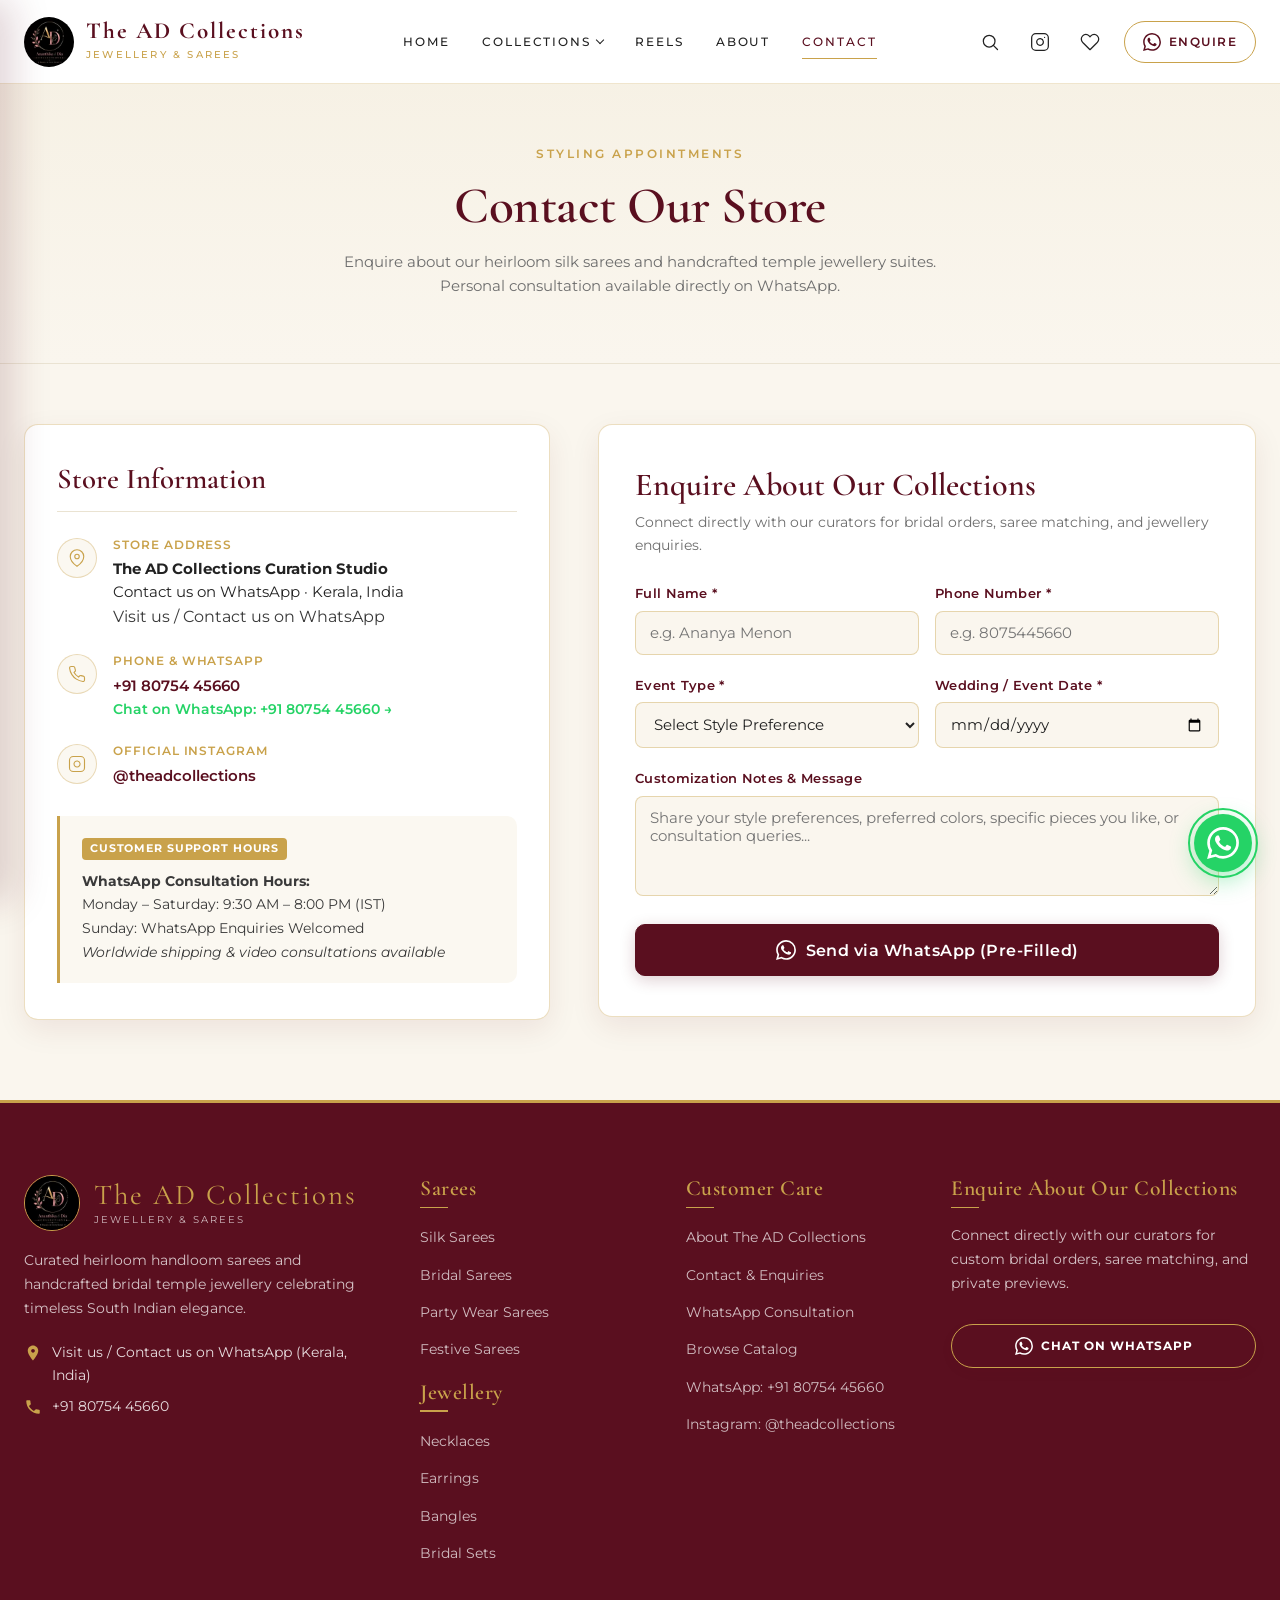
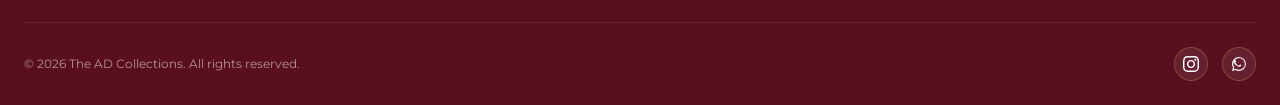
<file: contact.html>
<!DOCTYPE html>
<html lang="en">
<head>
  <meta charset="UTF-8">
  <meta name="viewport" content="width=device-width, initial-scale=1.0">
  <title>Contact &amp; Enquiries | The AD Collections</title>
  <meta name="description" content="Contact The AD Collections for curated silk sarees, temple jewellery orders, and personal bridal styling consultations via WhatsApp.">
  <meta name="robots" content="noindex, nofollow">
  <meta property="og:title" content="Contact &amp; Enquiries | The AD Collections">
  <meta property="og:description" content="Contact The AD Collections for curated silk sarees, temple jewellery orders, and bridal styling consultations.">
  <meta property="og:image" content="assets/images/logo-badge.png">
  <meta property="og:type" content="website">
  
  <!-- Google Fonts: Cormorant Garamond & Montserrat -->
  <link rel="preconnect" href="https://fonts.googleapis.com">
  <link rel="preconnect" href="https://fonts.gstatic.com" crossorigin>
  <link href="https://fonts.googleapis.com/css2?family=Cormorant+Garamond:ital,wght@0,400;0,500;0,600;0,700;1,400&family=Montserrat:wght@300;400;500;600;700&display=swap" rel="stylesheet">
  
  <!-- Favicon -->
  <link rel="icon" type="image/png" sizes="32x32" href="assets/images/logo-badge.png">
  <link rel="icon" type="image/png" sizes="16x16" href="assets/images/logo-badge.png">
  <link rel="apple-touch-icon" sizes="180x180" href="assets/images/logo-badge.png">
  <meta name="theme-color" content="#5A0F1F">

  <!-- Master Stylesheet with cache buster -->
  <link rel="stylesheet" href="css/style.css?v=7.0">
</head>
<body>

  <!-- Sticky Header -->
  <header class="site-header" id="mainHeader">
    <div class="container header-inner">
      
      <!-- Mobile Hamburger Toggle (Left on mobile under 768px, >=44px tap area) -->
      <button class="mobile-toggle" aria-label="Open Navigation Menu" aria-expanded="false" aria-controls="mobileDrawer">
        <span class="hamburger-bar"></span>
        <span class="hamburger-bar"></span>
        <span class="hamburger-bar"></span>
      </button>

      <!-- Brand Logo & Name (Left on desktop, centered on mobile) -->
      <a href="index.html" class="brand-link" aria-label="The AD Collections - Home">
        <img src="assets/images/logo-badge.png" alt="The AD Collections Emblem" class="brand-badge-img" width="50" height="50">
        <div class="brand-text-wrap">
          <span class="brand-main-text">The AD Collections</span>
          <span class="brand-sub-text">Jewellery & Sarees</span>
        </div>
      </a>

      <!-- Center Desktop Navigation -->
      <nav class="main-nav" aria-label="Primary Navigation">
        <div class="nav-item">
          <a href="index.html" class="nav-link">Home</a>
        </div>

        <!-- Collections Dropdown -->
        <div class="nav-item">
          <a href="collections.html" class="nav-link">
            Collections <span class="nav-arrow"></span>
          </a>
          <div class="dropdown-menu" role="menu">
            <div class="dropdown-columns-wrap" style="display: grid; grid-template-columns: 1fr 1fr; gap: 20px; padding: 18px 20px;">
              <div class="dropdown-col">
                <div style="font-size: 0.75rem; font-weight: 700; letter-spacing: 0.12em; color: var(--secondary-maroon); text-transform: uppercase; margin-bottom: 10px; border-bottom: 1px solid var(--border-gold); padding-bottom: 5px;">Sarees Collection</div>
                <div style="display: flex; flex-direction: column; gap: 6px;">
                  <a href="collections.html?c=silk-sarees" class="dropdown-card" style="padding: 6px 8px;">
                    <img src="assets/images/saree-silk-rust-orange.webp" alt="Silk Sarees" class="dropdown-thumb" width="46" height="46" loading="lazy" style="border-radius: 6px; object-fit: cover;">
                    <div class="dropdown-card-text">
                      <div class="dropdown-title" style="font-size: 0.9rem;">Silk Sarees</div>
                      <div class="dropdown-desc" style="font-size: 0.75rem;">Pure Kanchipuram &amp; temple silks</div>
                    </div>
                  </a>
                  <a href="collections.html?c=bridal-sarees" class="dropdown-card" style="padding: 6px 8px;">
                    <img src="assets/images/saree-bridal-kasavu-maroon.webp" alt="Bridal Sarees" class="dropdown-thumb" width="46" height="46" loading="lazy" style="border-radius: 6px; object-fit: cover;">
                    <div class="dropdown-card-text">
                      <div class="dropdown-title" style="font-size: 0.9rem;">Bridal Sarees</div>
                      <div class="dropdown-desc" style="font-size: 0.75rem;">Kerala Kasavu &amp; regal weaves</div>
                    </div>
                  </a>
                  <a href="collections.html?c=party-wear-sarees" class="dropdown-card" style="padding: 6px 8px;">
                    <img src="assets/images/saree-partywear-charcoal-shimmer.webp" alt="Party Wear Sarees" class="dropdown-thumb" width="46" height="46" loading="lazy" style="border-radius: 6px; object-fit: cover;">
                    <div class="dropdown-card-text">
                      <div class="dropdown-title" style="font-size: 0.9rem;">Party Wear Sarees</div>
                      <div class="dropdown-desc" style="font-size: 0.75rem;">Shimmer organzas &amp; evening wear</div>
                    </div>
                  </a>
                  <a href="collections.html?c=festive-sarees" class="dropdown-card" style="padding: 6px 8px;">
                    <img src="assets/images/saree-organza-yellow-festive.webp" alt="Festive Sarees" class="dropdown-thumb" width="46" height="46" loading="lazy" style="border-radius: 6px; object-fit: cover;">
                    <div class="dropdown-card-text">
                      <div class="dropdown-title" style="font-size: 0.9rem;">Festive Sarees</div>
                      <div class="dropdown-desc" style="font-size: 0.75rem;">Hand-embroidered festive organzas</div>
                    </div>
                  </a>
                </div>
              </div>

              <div class="dropdown-col">
                <div style="font-size: 0.75rem; font-weight: 700; letter-spacing: 0.12em; color: var(--accent-gold); text-transform: uppercase; margin-bottom: 10px; border-bottom: 1px solid var(--border-gold); padding-bottom: 5px;">Jewellery Collection</div>
                <div style="display: flex; flex-direction: column; gap: 6px;">
                  <a href="collections.html?c=necklaces" class="dropdown-card" style="padding: 6px 8px;">
                    <img src="assets/images/jewel-necklace-temple-lakshmi.webp" alt="Necklaces" class="dropdown-thumb" width="46" height="46" loading="lazy" style="border-radius: 6px; object-fit: cover;">
                    <div class="dropdown-card-text">
                      <div class="dropdown-title" style="font-size: 0.9rem;">Necklaces</div>
                      <div class="dropdown-desc" style="font-size: 0.75rem;">Temple harams &amp; antique chokers</div>
                    </div>
                  </a>
                  <a href="collections.html?c=earrings" class="dropdown-card" style="padding: 6px 8px;">
                    <img src="assets/images/jewel-earrings-temple-lakshmi-jhumka.webp" alt="Earrings" class="dropdown-thumb" width="46" height="46" loading="lazy" style="border-radius: 6px; object-fit: cover;">
                    <div class="dropdown-card-text">
                      <div class="dropdown-title" style="font-size: 0.9rem;">Earrings</div>
                      <div class="dropdown-desc" style="font-size: 0.75rem;">Temple jhumkas &amp; peacock ear cuffs</div>
                    </div>
                  </a>
                  <a href="collections.html?c=bangles" class="dropdown-card" style="padding: 6px 8px;">
                    <img src="assets/images/jewel-bangles-temple-kada-lakshmi.webp" alt="Bangles" class="dropdown-thumb" width="46" height="46" loading="lazy" style="border-radius: 6px; object-fit: cover;">
                    <div class="dropdown-card-text">
                      <div class="dropdown-title" style="font-size: 0.9rem;">Bangles</div>
                      <div class="dropdown-desc" style="font-size: 0.75rem;">Temple kadas &amp; bridal bangle sets</div>
                    </div>
                  </a>
                  <a href="collections.html?c=bridal-sets" class="dropdown-card" style="padding: 6px 8px;">
                    <img src="assets/images/jewel-set-polki-pearl-choker.webp" alt="Bridal Sets" class="dropdown-thumb" width="46" height="46" loading="lazy" style="border-radius: 6px; object-fit: cover;">
                    <div class="dropdown-card-text">
                      <div class="dropdown-title" style="font-size: 0.9rem;">Bridal Sets</div>
                      <div class="dropdown-desc" style="font-size: 0.75rem;">Polki suites &amp; complete bridal looks</div>
                    </div>
                  </a>
                </div>
              </div>
            </div>

            <div class="dropdown-footer" style="padding: 10px 20px; border-top: 1px solid var(--border-soft); display: flex; justify-content: space-between; align-items: center; background: var(--bg-cream);">
              <a href="collections.html" class="dropdown-footer-link" style="font-weight: 600; color: var(--secondary-maroon);">
                View All Collections &rarr;
              </a>
              <span style="font-size: 0.78rem; color: var(--text-muted);">Sarees &bull; Jewellery</span>
            </div>
          </div>
        </div>

        <div class="nav-item">
          <a href="reels.html" class="nav-link">Reels</a>
        </div>

        <div class="nav-item">
          <a href="about.html" class="nav-link">About</a>
        </div>

        <div class="nav-item">
          <a href="contact.html" class="nav-link active">Contact</a>
        </div>
      </nav>

      <!-- Right Header Actions -->
      <div class="header-actions">
        <!-- Thin-line Search Icon (20px, 1.5px stroke, 44px tap area) -->
        <button class="icon-btn search-trigger" aria-label="Open Search">
          <svg width="20" height="20" viewBox="0 0 24 24" fill="none" stroke="currentColor" stroke-width="1.5" stroke-linecap="round" stroke-linejoin="round" aria-hidden="true"><circle cx="11" cy="11" r="7"/><line x1="21" y1="21" x2="16" y2="16"/></svg>
        </button>

        <!-- Thin-line Instagram Icon (20px, 1.5px stroke, 44px tap area) -->
        <a href="https://www.instagram.com/theadcollections" target="_blank" rel="noopener" class="icon-btn header-insta-btn" aria-label="Visit Instagram Profile">
          <svg width="20" height="20" viewBox="0 0 24 24" fill="none" stroke="currentColor" stroke-width="1.5" stroke-linecap="round" stroke-linejoin="round" aria-hidden="true"><rect x="2" y="2" width="20" height="20" rx="5" ry="5"/><path d="M16 11.37A4 4 0 1 1 12.63 8 4 4 0 0 1 16 11.37z"/><line x1="17.5" y1="6.5" x2="17.51" y2="6.5"/></svg>
        </a>

        <!-- Thin-line Wishlist Heart Icon (20px, 1.5px stroke, 44px tap area) -->
        <a href="#wishlist" class="icon-btn wishlist-btn" aria-label="View Wishlist">
          <svg width="20" height="20" viewBox="0 0 24 24" fill="none" stroke="currentColor" stroke-width="1.5" stroke-linecap="round" stroke-linejoin="round" aria-hidden="true"><path d="M20.84 4.61a5.5 5.5 0 0 0-7.78 0L12 5.67l-1.06-1.06a5.5 5.5 0 0 0-7.78 7.78l1.06 1.06L12 21.23l7.78-7.78 1.06-1.06a5.5 5.5 0 0 0 0-7.78z"/></svg>
          <span class="badge-count wishlist-badge" style="display: none;">0</span>
        </a>

        <!-- Mobile WhatsApp Icon Button (Under 768px, 44px tap target) -->
        <a href="https://wa.me/918075445660" target="_blank" rel="noopener" class="icon-btn mobile-wa-btn" aria-label="Chat on WhatsApp">
          <svg width="20" height="20" viewBox="0 0 24 24" fill="currentColor" aria-hidden="true"><path d="M17.472 14.382c-.297-.149-1.758-.867-2.03-.967-.273-.099-.471-.148-.67.15-.197.297-.767.966-.94 1.164-.173.199-.347.223-.644.075-.297-.15-1.255-.463-2.39-1.475-.883-.788-1.48-1.761-1.653-2.059-.173-.297-.018-.458.13-.606.134-.133.298-.347.446-.52.149-.174.198-.298.298-.497.099-.198.05-.371-.025-.52-.075-.149-.669-1.612-.916-2.207-.242-.579-.487-.5-.669-.51-.173-.008-.371-.01-.57-.01-.198 0-.52.074-.792.372-.272.297-1.04 1.016-1.04 2.479 0 1.462 1.065 2.875 1.213 3.074.149.198 2.096 3.2 5.077 4.487.709.306 1.262.489 1.694.625.712.227 1.36.195 1.871.118.571-.085 1.758-.719 2.006-1.413.248-.694.248-1.289.173-1.413-.074-.124-.272-.198-.57-.347m-5.421 7.403h-.004a9.87 9.87 0 01-5.031-1.378l-.361-.214-3.741.982.998-3.648-.235-.374a9.86 9.86 0 01-1.51-5.26c.001-5.45 4.436-9.884 9.888-9.884 2.64 0 5.122 1.03 6.988 2.898a9.825 9.825 0 012.893 6.994c-.003 5.45-4.437 9.884-9.885 9.884m8.413-18.297A11.815 11.815 0 0012.05 0C5.495 0 .16 5.335.157 11.892c0 2.096.547 4.142 1.588 5.945L.057 24l6.305-1.654a11.882 11.882 0 005.683 1.448h.005c6.554 0 11.89-5.335 11.893-11.893a11.821 11.821 0 00-3.48-8.413Z"/></svg>
        </a>

        <!-- Desktop Enquire Pill (Gold-outline pill with WhatsApp icon, fills maroon on hover) -->
        <a href="https://wa.me/918075445660" target="_blank" rel="noopener" class="btn-enquire-pill" aria-label="Enquire on WhatsApp">
          <svg width="18" height="18" viewBox="0 0 24 24" fill="currentColor" aria-hidden="true"><path d="M17.472 14.382c-.297-.149-1.758-.867-2.03-.967-.273-.099-.471-.148-.67.15-.197.297-.767.966-.94 1.164-.173.199-.347.223-.644.075-.297-.15-1.255-.463-2.39-1.475-.883-.788-1.48-1.761-1.653-2.059-.173-.297-.018-.458.13-.606.134-.133.298-.347.446-.52.149-.174.198-.298.298-.497.099-.198.05-.371-.025-.52-.075-.149-.669-1.612-.916-2.207-.242-.579-.487-.5-.669-.51-.173-.008-.371-.01-.57-.01-.198 0-.52.074-.792.372-.272.297-1.04 1.016-1.04 2.479 0 1.462 1.065 2.875 1.213 3.074.149.198 2.096 3.2 5.077 4.487.709.306 1.262.489 1.694.625.712.227 1.36.195 1.871.118.571-.085 1.758-.719 2.006-1.413.248-.694.248-1.289.173-1.413-.074-.124-.272-.198-.57-.347m-5.421 7.403h-.004a9.87 9.87 0 01-5.031-1.378l-.361-.214-3.741.982.998-3.648-.235-.374a9.86 9.86 0 01-1.51-5.26c.001-5.45 4.436-9.884 9.888-9.884 2.64 0 5.122 1.03 6.988 2.898a9.825 9.825 0 012.893 6.994c-.003 5.45-4.437 9.884-9.885 9.884m8.413-18.297A11.815 11.815 0 0012.05 0C5.495 0 .16 5.335.157 11.892c0 2.096.547 4.142 1.588 5.945L.057 24l6.305-1.654a11.882 11.882 0 005.683 1.448h.005c6.554 0 11.89-5.335 11.893-11.893a11.821 11.821 0 00-3.48-8.413Z"/></svg>
          <span>Enquire</span>
        </a>
      </div>

    </div>
  </header>

  <!-- ========================================================================
       Mobile Drawer Navigation (Left-Slide, Ivory, Safe Area, Staggered)
       ======================================================================== -->
  <div class="mobile-drawer-overlay" aria-hidden="true"></div>
  <!-- Mobile Drawer Navigation -->
  <div class="mobile-drawer-overlay" aria-hidden="true"></div>
  <aside class="mobile-drawer" id="mobileDrawer" aria-label="Mobile Navigation" aria-hidden="true">
    <div class="drawer-header">
      <div class="brand-text-wrap">
        <span class="brand-main-text">The AD Collections</span>
        <span class="brand-sub-text">Jewellery &amp; Sarees</span>
      </div>
      <button class="drawer-close-btn" aria-label="Close Mobile Menu">&times;</button>
    </div>

    <nav class="drawer-nav">
      <div class="drawer-nav-item">
        <a href="index.html" class="drawer-link">Home</a>
      </div>
      
      <!-- Collapsible Collections Accordion with Thumbnails -->
      <div class="drawer-nav-item">
        <button class="drawer-accordion-btn active" aria-expanded="false">
          <span>Collections</span>
          <span class="nav-arrow"></span>
        </button>
        <div class="drawer-accordion-content">
          <div style="font-size: 0.72rem; font-weight: 700; color: var(--secondary-maroon); text-transform: uppercase; padding: 6px 12px 2px;">Sarees</div>
          <a href="collections.html?c=silk-sarees" class="drawer-sublink-card">
            <img src="assets/images/saree-silk-rust-orange.webp" alt="Silk Sarees" class="drawer-sublink-thumb" width="40" height="40" loading="lazy">
            <span class="drawer-sublink-name">Silk Sarees</span>
          </a>
          <a href="collections.html?c=bridal-sarees" class="drawer-sublink-card">
            <img src="assets/images/saree-bridal-kasavu-maroon.webp" alt="Bridal Sarees" class="drawer-sublink-thumb" width="40" height="40" loading="lazy">
            <span class="drawer-sublink-name">Bridal Sarees</span>
          </a>
          <a href="collections.html?c=party-wear-sarees" class="drawer-sublink-card">
            <img src="assets/images/saree-partywear-charcoal-shimmer.webp" alt="Party Wear Sarees" class="drawer-sublink-thumb" width="40" height="40" loading="lazy">
            <span class="drawer-sublink-name">Party Wear Sarees</span>
          </a>
          <a href="collections.html?c=festive-sarees" class="drawer-sublink-card">
            <img src="assets/images/saree-organza-yellow-festive.webp" alt="Festive Sarees" class="drawer-sublink-thumb" width="40" height="40" loading="lazy">
            <span class="drawer-sublink-name">Festive Sarees</span>
          </a>

          <div style="font-size: 0.72rem; font-weight: 700; color: var(--accent-gold); text-transform: uppercase; padding: 10px 12px 2px;">Jewellery</div>
          <a href="collections.html?c=necklaces" class="drawer-sublink-card">
            <img src="assets/images/jewel-necklace-temple-lakshmi.webp" alt="Necklaces" class="drawer-sublink-thumb" width="40" height="40" loading="lazy">
            <span class="drawer-sublink-name">Necklaces</span>
          </a>
          <a href="collections.html?c=earrings" class="drawer-sublink-card">
            <img src="assets/images/jewel-earrings-temple-lakshmi-jhumka.webp" alt="Earrings" class="drawer-sublink-thumb" width="40" height="40" loading="lazy">
            <span class="drawer-sublink-name">Earrings</span>
          </a>
          <a href="collections.html?c=bangles" class="drawer-sublink-card">
            <img src="assets/images/jewel-bangles-temple-kada-lakshmi.webp" alt="Bangles" class="drawer-sublink-thumb" width="40" height="40" loading="lazy">
            <span class="drawer-sublink-name">Bangles</span>
          </a>
          <a href="collections.html?c=bridal-sets" class="drawer-sublink-card">
            <img src="assets/images/jewel-set-polki-pearl-choker.webp" alt="Bridal Sets" class="drawer-sublink-thumb" width="40" height="40" loading="lazy">
            <span class="drawer-sublink-name">Bridal Sets</span>
          </a>

          <a href="collections.html" class="drawer-sublink" style="font-weight: 700; color: var(--secondary-maroon); padding-top: 8px;">All Collections &rarr;</a>
        </div>
      </div>

      <div class="drawer-nav-item">
        <a href="reels.html" class="drawer-link">Reels</a>
      </div>
      <div class="drawer-nav-item">
        <a href="about.html" class="drawer-link">About</a>
      </div>
      <div class="drawer-nav-item">
        <a href="contact.html" class="drawer-link">Contact</a>
      </div>
    </nav>

    <!-- Bottom Actions in Drawer -->
    <div class="drawer-footer">
      <a href="https://wa.me/918075445660" target="_blank" rel="noopener" class="drawer-wa-btn">
        <svg width="20" height="20" viewBox="0 0 24 24" fill="currentColor" aria-hidden="true"><path d="M17.472 14.382c-.297-.149-1.758-.867-2.03-.967-.273-.099-.471-.148-.67.15-.197.297-.767.966-.94 1.164-.173.199-.347.223-.644.075-.297-.15-1.255-.463-2.39-1.475-.883-.788-1.48-1.761-1.653-2.059-.173-.297-.018-.458.13-.606.134-.133.298-.347.446-.52.149-.174.198-.298.298-.497.099-.198.05-.371-.025-.52-.075-.149-.669-1.612-.916-2.207-.242-.579-.487-.5-.669-.51-.173-.008-.371-.01-.57-.01-.198 0-.52.074-.792.372-.272.297-1.04 1.016-1.04 2.479 0 1.462 1.065 2.875 1.213 3.074.149.198 2.096 3.2 5.077 4.487.709.306 1.262.489 1.694.625.712.227 1.36.195 1.871.118.571-.085 1.758-.719 2.006-1.413.248-.694.248-1.289.173-1.413-.074-.124-.272-.198-.57-.347m-5.421 7.403h-.004a9.87 9.87 0 01-5.031-1.378l-.361-.214-3.741.982.998-3.648-.235-.374a9.86 9.86 0 01-1.51-5.26c.001-5.45 4.436-9.884 9.888-9.884 2.64 0 5.122 1.03 6.988 2.898a9.825 9.825 0 012.893 6.994c-.003 5.45-4.437 9.884-9.885 9.884m8.413-18.297A11.815 11.815 0 0012.05 0C5.495 0 .16 5.335.157 11.892c0 2.096.547 4.142 1.588 5.945L.057 24l6.305-1.654a11.882 11.882 0 005.683 1.448h.005c6.554 0 11.89-5.335 11.893-11.893a11.821 11.821 0 00-3.48-8.413Z"/></svg>
        <span>Enquire on WhatsApp</span>
      </a>
      <div class="drawer-contact-meta">
        <a href="tel:+918075445660" class="drawer-phone-link" aria-label="Call +91 80754 45660">+91 80754 45660</a>
        <a href="https://www.instagram.com/theadcollections" target="_blank" rel="noopener" class="drawer-insta-link" aria-label="Instagram">
          <svg width="18" height="18" viewBox="0 0 24 24" fill="currentColor" aria-hidden="true"><path d="M12 2.163c3.204 0 3.584.012 4.85.07 3.252.148 4.771 1.691 4.919 4.919.058 1.265.069 1.645.069 4.849 0 3.205-.012 3.584-.069 4.849-.149 3.225-1.664 4.771-4.919 4.919-1.266.058-1.644.07-4.85.07-3.204 0-3.584-.012-4.849-.07-3.26-.149-4.771-1.699-4.919-4.92-.058-1.265-.07-1.644-.07-4.849 0-3.204.013-3.583.07-4.849.149-3.227 1.664-4.771 4.919-4.919 1.266-.057 1.645-.069 4.849-.069zm0-2.163c-3.259 0-3.667.014-4.947.072-4.358.2-6.78 2.618-6.98 6.98-.059 1.281-.073 1.689-.073 4.948 0 3.259.014 3.668.072 4.948.2 4.358 2.618 6.78 6.98 6.98 1.281.058 1.689.072 4.948.072 3.259 0 3.668-.014 4.948-.072 4.354-.2 6.782-2.618 6.979-6.98.059-1.28.073-1.689.073-4.948 0-3.259-.014-3.667-.072-4.947-.196-4.354-2.617-6.78-6.979-6.98-1.281-.059-1.69-.073-4.949-.073zm0 5.838c-3.403 0-6.162 2.759-6.162 6.162s2.759 6.163 6.162 6.163 6.162-2.759 6.162-6.163c0-3.403-2.759-6.162-6.162-6.162zm0 10.162c-2.209 0-4-1.79-4-4 0-2.209 1.791-4 4-4s4 1.791 4 4c0 2.21-1.791 4-4 4zm6.406-11.845c-.796 0-1.441.645-1.441 1.44s.645 1.44 1.441 1.44c.795 0 1.439-.645 1.439-1.44s-.644-1.44-1.439-1.44z"/></svg>
        </a>
      </div>
    </div>
  </aside>

  <!-- Search Overlay Modal -->
  <div class="search-modal-overlay" role="dialog" aria-modal="true" aria-label="Search Boutique">
    <div class="search-modal-container">
      <button class="search-close-btn" aria-label="Close Search">&times;</button>
      <h2 class="search-title">Search Collections</h2>
      <form class="search-input-wrap" onsubmit="event.preventDefault(); window.location.href='collections.html?q=' + encodeURIComponent(document.querySelector('.search-input').value);">
        <input type="text" class="search-input" placeholder="Search Sarees, Temple Jewellery, Chokers, Bridal Sets...">
        <button type="submit" class="search-submit-btn">&rarr;</button>
      </form>
    </div>
  </div>

  <!-- Main Contact & Consultation Section -->
  <main class="contact-main-wrap" id="mainContent">

    <!-- Header Banner -->
    <section class="contact-hero-banner">
      <div class="container">
        <span class="section-eyebrow">Styling Appointments</span>
        <h1 class="collections-hero-title">Contact Our Store</h1>
        <p class="collections-hero-subtitle">
          Enquire about our heirloom silk sarees and handcrafted temple jewellery suites. Personal consultation available directly on WhatsApp.
        </p>
      </div>
    </section>

    <!-- Contact & Consultation Layout -->
    <section class="contact-section" id="consultation">
      <div class="container">
        <div class="contact-layout-grid">
          
          <!-- Left: Atelier Address, Hours & Details -->
          <div class="contact-info-card">
            <h2 class="contact-card-title">Store Information</h2>

            <!-- Boutique Address -->
            <div class="contact-detail-row">
              <div class="contact-icon-circle" aria-hidden="true">
                <svg viewBox="0 0 24 24" fill="none" stroke="currentColor" stroke-width="1.5"><path d="M21 10c0 7-9 13-9 13s-9-6-9-13a9 9 0 0 1 18 0z"/><circle cx="12" cy="10" r="3"/></svg>
              </div>
              <div>
                <div class="contact-label">Store Address</div>
                <div class="contact-value">
                  <strong>The AD Collections Curation Studio</strong><br>
                  Contact us on WhatsApp &middot; Kerala, India
                </div>
                <span>Visit us / Contact us on WhatsApp</span>
              </div>
            </div>

            <!-- Phone & WhatsApp -->
            <div class="contact-detail-row">
              <div class="contact-icon-circle" aria-hidden="true">
                <svg viewBox="0 0 24 24" fill="none" stroke="currentColor" stroke-width="1.5"><path d="M22 16.92v3a2 2 0 0 1-2.18 2 19.79 19.79 0 0 1-8.63-3.07 19.5 19.5 0 0 1-6-6 19.79 19.79 0 0 1-3.07-8.67A2 2 0 0 1 4.11 2h3a2 2 0 0 1 2 1.72 12.84 12.84 0 0 0 .7 2.81 2 2 0 0 1-.45 2.11L8.09 9.91a16 16 0 0 0 6 6l1.27-1.27a2 2 0 0 1 2.11-.45 12.84 12.84 0 0 0 2.81.7A2 2 0 0 1 22 16.92z"/></svg>
              </div>
              <div>
                <div class="contact-label">Phone &amp; WhatsApp</div>
                <div class="contact-value">
                  <a href="tel:+918075445660">+91 80754 45660</a><br>
                  <a href="https://wa.me/918075445660" target="_blank" rel="noopener" style="font-size: 0.85rem; color: #25D366; font-weight: 600;">
                    Chat on WhatsApp: +91 80754 45660 &rarr;
                  </a>
                </div>
              </div>
            </div>

            <!-- Instagram -->
            <div class="contact-detail-row">
              <div class="contact-icon-circle" aria-hidden="true">
                <svg viewBox="0 0 24 24" fill="none" stroke="currentColor" stroke-width="1.5"><rect x="2" y="2" width="20" height="20" rx="5" ry="5"/><path d="M16 11.37A4 4 0 1 1 12.63 8 4 4 0 0 1 16 11.37z"/><line x1="17.5" y1="6.5" x2="17.51" y2="6.5"/></svg>
              </div>
              <div>
                <div class="contact-label">Official Instagram</div>
                <div class="contact-value">
                  <a href="https://www.instagram.com/theadcollections" target="_blank" rel="noopener">
                    @theadcollections
                  </a>
                </div>
              </div>
            </div>

            <!-- Clearly Marked Customer Support Hours Box -->
            <div class="sample-story-box" style="margin-top: 28px; margin-bottom: 0;">
              <span class="sample-story-label">Customer Support Hours</span>
              <div style="font-size: 0.88rem; line-height: 1.7; color: var(--text-body);">
                <strong>WhatsApp Consultation Hours:</strong><br>
                Monday – Saturday: 9:30 AM – 8:00 PM (IST)<br>
                Sunday: WhatsApp Enquiries Welcomed<br>
                <em>Worldwide shipping &amp; video consultations available</em>
              </div>
            </div>

          </div>

          <!-- Right: Consultation Booking Form -->
          <div class="contact-form-card">
            <h2 class="form-title">Enquire About Our Collections</h2>
            <p class="form-subtitle">Connect directly with our curators for bridal orders, saree matching, and jewellery enquiries.</p>

            <form id="consultationForm" onsubmit="handleConsultationSubmit(event)">
              
              <div class="form-row-2">
                <div class="form-group">
                  <label for="consultName" class="form-label">Full Name <span class="req">*</span></label>
                  <input type="text" id="consultName" class="form-input" placeholder="e.g. Ananya Menon" required>
                </div>
                <div class="form-group">
                  <label for="consultPhone" class="form-label">Phone Number <span class="req">*</span></label>
                  <input type="tel" id="consultPhone" class="form-input" placeholder="e.g. 8075445660" required pattern="[0-9]{10}" title="Please enter a valid 10-digit mobile number">
                </div>
              </div>

              <div class="form-row-2">
                <div class="form-group">
                  <label for="consultEvent" class="form-label">Event Type <span class="req">*</span></label>
                  <select id="consultEvent" class="form-select" required>
                    <option value="" disabled selected>Select Style Preference</option>
                    <option value="Silk Sarees & Bridal Drapes">Silk Sarees &amp; Bridal Drapes</option>
                    <option value="Antique Temple Necklaces & Chokers">Antique Temple Necklaces &amp; Chokers</option>
                    <option value="Temple Jhumkas & Bridal Bangles">Temple Jhumkas &amp; Bridal Bangles</option>
                    <option value="Complete Bridal Jewellery & Saree Suite">Complete Bridal Jewellery &amp; Saree Suite</option>
                    <option value="Seasonal Collections">Seasonal Collections</option>
                    <option value="Artisanal Handcrafted Pieces">Artisanal Handcrafted Pieces</option>
                    <option value="Custom Made-to-Measure">Custom Made-to-Measure</option>
                  </select>
                </div>
                <div class="form-group">
                  <label for="consultDate" class="form-label">Wedding / Event Date <span class="req">*</span></label>
                  <input type="date" id="consultDate" class="form-input" required>
                </div>
              </div>

              <div class="form-group">
                <label for="consultMessage" class="form-label">Customization Notes &amp; Message</label>
                <textarea id="consultMessage" class="form-textarea" placeholder="Share your style preferences, preferred colors, specific pieces you like, or consultation queries..."></textarea>
              </div>

              <button type="submit" class="btn-submit-consult">
                <svg viewBox="0 0 24 24"><path d="M17.472 14.382c-.297-.149-1.758-.867-2.03-.967-.273-.099-.471-.148-.67.15-.197.297-.767.966-.94 1.164-.173.199-.347.223-.644.075-.297-.15-1.255-.463-2.39-1.475-.883-.788-1.48-1.761-1.653-2.059-.173-.297-.018-.458.13-.606.134-.133.298-.347.446-.52.149-.174.198-.298.298-.497.099-.198.05-.371-.025-.52-.075-.149-.669-1.612-.916-2.207-.242-.579-.487-.5-.669-.51-.173-.008-.371-.01-.57-.01-.198 0-.52.074-.792.372-.272.297-1.04 1.016-1.04 2.479 0 1.462 1.065 2.875 1.213 3.074.149.198 2.096 3.2 5.077 4.487.709.306 1.262.489 1.694.625.712.227 1.36.195 1.871.118.571-.085 1.758-.719 2.006-1.413.248-.694.248-1.289.173-1.413-.074-.124-.272-.198-.57-.347m-5.421 7.403h-.004a9.87 9.87 0 01-5.031-1.378l-.361-.214-3.741.982.998-3.648-.235-.374a9.86 9.86 0 01-1.51-5.26c.001-5.45 4.436-9.884 9.888-9.884 2.64 0 5.122 1.03 6.988 2.898a9.825 9.825 0 012.893 6.994c-.003 5.45-4.437 9.884-9.885 9.884m8.413-18.297A11.815 11.815 0 0012.05 0C5.495 0 .16 5.335.157 11.892c0 2.096.547 4.142 1.588 5.945L.057 24l6.305-1.654a11.882 11.882 0 005.683 1.448h.005c6.554 0 11.89-5.335 11.893-11.893a11.821 11.821 0 00-3.48-8.413Z"/></svg>
                <span>Send via WhatsApp (Pre-Filled)</span>
              </button>

              <!-- Success Alert Banner -->
              <div id="formSuccessBanner" class="form-success-banner" role="alert">
                <strong>Consultation Request Prepared!</strong><br>
                <span id="successBannerMsg">Thank you! Your details have been opened in WhatsApp. We look forward to welcoming you to The AD Collections.</span>
              </div>

            </form>
          </div>

        </div>
      </div>
    </section>

  </main>

  <!-- Site Footer -->
  <footer class="site-footer">
    <div class="container">
      <div class="footer-grid">
        <div>
          <div class="footer-brand-wrap">
            <img src="assets/images/logo-badge.png" alt="The AD Collections Emblem" class="footer-logo-badge" width="56" height="56" loading="lazy">
            <div>
              <div class="footer-brand-title">The AD Collections</div>
              <div class="footer-brand-sub">Jewellery &amp; Sarees</div>
            </div>
          </div>
          <p class="footer-desc">
            Curated heirloom handloom sarees and handcrafted bridal temple jewellery celebrating timeless South Indian elegance.
          </p>
          <div class="footer-contact-info">
            <div class="footer-contact-item">
              <svg viewBox="0 0 24 24"><path d="M12 2C8.13 2 5 5.13 5 9c0 5.25 7 13 7 13s7-7.75 7-13c0-3.87-3.13-7-7-7zm0 9.5c-1.38 0-2.5-1.12-2.5-2.5s1.12-2.5 2.5-2.5 2.5 1.12 2.5 2.5-1.12 2.5-2.5 2.5z"/></svg>
              <span>Visit us / Contact us on WhatsApp (Kerala, India)</span>
            </div>
            <div class="footer-contact-item">
              <svg viewBox="0 0 24 24"><path d="M6.62 10.79c1.44 2.83 3.76 5.14 6.59 6.59l2.2-2.2c.27-.27.67-.36 1.02-.24 1.12.37 2.33.57 3.57.57.55 0 1 .45 1 1V20c0 .55-.45 1-1 1-9.39 0-17-7.61-17-17 0-.55.45-1 1-1h3.5c.55 0 1 .45 1 1 0 1.25.2 2.45.57 3.57.11.35.03.74-.25 1.02l-2.2 2.2z"/></svg>
              <a href="tel:+918075445660" style="color: inherit;">+91 80754 45660</a>
            </div>
          </div>
        </div>

        <div>
          <h3 class="footer-col-title">Sarees</h3>
          <ul class="footer-links-list">
            <li><a href="collections.html?c=silk-sarees" class="footer-link">Silk Sarees</a></li>
            <li><a href="collections.html?c=bridal-sarees" class="footer-link">Bridal Sarees</a></li>
            <li><a href="collections.html?c=party-wear-sarees" class="footer-link">Party Wear Sarees</a></li>
            <li><a href="collections.html?c=festive-sarees" class="footer-link">Festive Sarees</a></li>
          </ul>
          <h3 class="footer-col-title" style="margin-top: 16px;">Jewellery</h3>
          <ul class="footer-links-list">
            <li><a href="collections.html?c=necklaces" class="footer-link">Necklaces</a></li>
            <li><a href="collections.html?c=earrings" class="footer-link">Earrings</a></li>
            <li><a href="collections.html?c=bangles" class="footer-link">Bangles</a></li>
            <li><a href="collections.html?c=bridal-sets" class="footer-link">Bridal Sets</a></li>
          </ul>
        </div>

        <div>
          <h3 class="footer-col-title">Customer Care</h3>
          <ul class="footer-links-list">
            <li><a href="about.html" class="footer-link">About The AD Collections</a></li>
            <li><a href="contact.html" class="footer-link">Contact &amp; Enquiries</a></li>
            <li><a href="contact.html#consultation" class="footer-link">WhatsApp Consultation</a></li>
            <li><a href="collections.html" class="footer-link">Browse Catalog</a></li>
            <li><a href="https://wa.me/918075445660" target="_blank" rel="noopener" class="footer-link">WhatsApp: +91 80754 45660</a></li>
            <li><a href="https://www.instagram.com/theadcollections" target="_blank" rel="noopener" class="footer-link">Instagram: @theadcollections</a></li>
          </ul>
        </div>

        <div>
          <h3 class="footer-col-title">Enquire About Our Collections</h3>
          <p class="footer-desc">
            Connect directly with our curators for custom bridal orders, saree matching, and private previews.
          </p>
          <a href="https://wa.me/918075445660?text=Hello%20The%20AD%20Collections%2C%20I%20would%20like%20to%20enquire%20about%20your%20latest%20collections." target="_blank" rel="noopener" class="btn-product-enquire" style="display: inline-flex; align-items: center; justify-content: center; gap: 8px; width: 100%; min-height: 44px; margin-top: 8px;">
            <svg xmlns="http://www.w3.org/2000/svg" viewBox="0 0 24 24" width="18" height="18" fill="#fff" aria-hidden="true"><path d="M17.472 14.382c-.297-.149-1.758-.867-2.03-.967-.273-.099-.471-.148-.67.15-.197.297-.767.966-.94 1.164-.173.199-.347.223-.644.075-.297-.15-1.255-.463-2.39-1.475-.883-.788-1.48-1.761-1.653-2.059-.173-.297-.018-.458.13-.606.134-.133.298-.347.446-.52.149-.174.198-.298.298-.497.099-.198.05-.371-.025-.52-.075-.149-.669-1.612-.916-2.207-.242-.579-.487-.5-.669-.51-.173-.008-.371-.01-.57-.01-.198 0-.52.074-.792.372-.272.297-1.04 1.016-1.04 2.479 0 1.462 1.065 2.875 1.213 3.074.149.198 2.096 3.2 5.077 4.487.709.306 1.262.489 1.694.625.712.227 1.36.195 1.871.118.571-.085 1.758-.719 2.006-1.413.248-.694.248-1.289.173-1.413-.074-.124-.272-.198-.57-.347m-5.421 7.403h-.004a9.87 9.87 0 01-5.031-1.378l-.361-.214-3.741.982.998-3.648-.235-.374a9.86 9.86 0 01-1.51-5.26c.001-5.45 4.436-9.884 9.888-9.884 2.64 0 5.122 1.03 6.988 2.898a9.825 9.825 0 012.893 6.994c-.003 5.45-4.437 9.884-9.885 9.884m8.413-18.297A11.815 11.815 0 0012.05 0C5.495 0 .16 5.335.157 11.892c0 2.096.547 4.142 1.588 5.945L.057 24l6.305-1.654a11.882 11.882 0 005.683 1.448h.005c6.554 0 11.89-5.335 11.893-11.893a11.821 11.821 0 00-3.48-8.413Z"/></svg>
            <span>Chat on WhatsApp</span>
          </a>
        </div>
      </div>

      <div class="footer-bottom">
        <div>&copy; 2026 The AD Collections. All rights reserved.</div>
        <div class="social-links-wrap">
          <a href="https://www.instagram.com/theadcollections" target="_blank" rel="noopener" class="social-icon-link" aria-label="Instagram">
            <svg viewBox="0 0 24 24"><path d="M12 2.163c3.204 0 3.584.012 4.85.07 3.252.148 4.771 1.691 4.919 4.919.058 1.265.069 1.645.069 4.849 0 3.205-.012 3.584-.069 4.849-.149 3.225-1.664 4.771-4.919 4.919-1.266.058-1.644.07-4.85.07-3.204 0-3.584-.012-4.849-.07-3.26-.149-4.771-1.699-4.919-4.92-.058-1.265-.07-1.644-.07-4.849 0-3.204.013-3.583.07-4.849.149-3.227 1.664-4.771 4.919-4.919 1.266-.057 1.645-.069 4.849-.069zm0-2.163c-3.259 0-3.667.014-4.947.072-4.358.2-6.78 2.618-6.98 6.98-.059 1.281-.073 1.689-.073 4.948 0 3.259.014 3.668.072 4.948.2 4.358 2.618 6.78 6.98 6.98 1.281.058 1.689.072 4.948.072 3.259 0 3.668-.014 4.948-.072 4.354-.2 6.782-2.618 6.979-6.98.059-1.28.073-1.689.073-4.948 0-3.259-.014-3.667-.072-4.947-.196-4.354-2.617-6.78-6.979-6.98-1.281-.059-1.69-.073-4.949-.073zm0 5.838c-3.403 0-6.162 2.759-6.162 6.162s2.759 6.163 6.162 6.163 6.162-2.759 6.162-6.163c0-3.403-2.759-6.162-6.162-6.162zm0 10.162c-2.209 0-4-1.79-4-4 0-2.209 1.791-4 4-4s4 1.791 4 4c0 2.21-1.791 4-4 4zm6.406-11.845c-.796 0-1.441.645-1.441 1.44s.645 1.44 1.441 1.44c.795 0 1.439-.645 1.439-1.44s-.644-1.44-1.439-1.44z"/></svg>
          </a>
          <a href="https://wa.me/918075445660" target="_blank" rel="noopener" class="social-icon-link" aria-label="WhatsApp">
            <svg viewBox="0 0 32 32"><path d="M16 2a13.9 13.9 0 0 0-11.9 21.1L2 30l7.1-1.9A13.9 13.9 0 1 0 16 2zm0 25.5a11.5 11.5 0 0 1-5.9-1.6l-.4-.3-4.4 1.2 1.2-4.3-.3-.4A11.6 11.6 0 1 1 16 27.5zm6.4-8.6c-.3-.2-2-.1-2.3-1.1s-.8-1-1.1-1-.7 0-1 .4-1.3 1.6-1.6 1.9-.6.4-1 .2a12.8 12.8 0 0 1-3.8-2.3 14.1 14.1 0 0 1-2.6-3.3c-.2-.4 0-.6.2-.8s.4-.5.6-.7.2-.4.4-.6a1.5 1.5 0 0 0 0-.8c-.1-.2-.9-2.2-1.2-3s-.6-.7-.9-.7h-.7a1.4 1.4 0 0 0-1 .5 4.3 4.3 0 0 0-1.3 3.2 7.5 7.5 0 0 0 1.6 4 17.2 17.2 0 0 0 6.6 5.8c2.8 1.2 3.4 1 4 1a3.4 3.4 0 0 0 2.3-1.6 2.8 2.8 0 0 0 .2-1.6c-.1-.2-.4-.3-.7-.5z"/></svg>
          </a>
        </div>
      </div>
    </div>
  </footer>

  <!-- Floating WhatsApp Button -->
  <aside class="floating-whatsapp" aria-label="Direct WhatsApp Consultation">
    <div class="wa-tooltip">Enquire on WhatsApp: +91 80754 45660</div>
    <a href="https://wa.me/918075445660" target="_blank" rel="noopener" class="wa-floating-btn" aria-label="Chat on WhatsApp">
      <div class="wa-pulse-ring"></div>
      <svg xmlns="http://www.w3.org/2000/svg" viewBox="0 0 24 24" width="28" height="28" fill="#fff" aria-hidden="true"><path d="M17.472 14.382c-.297-.149-1.758-.867-2.03-.967-.273-.099-.471-.148-.67.15-.197.297-.767.966-.94 1.164-.173.199-.347.223-.644.075-.297-.15-1.255-.463-2.39-1.475-.883-.788-1.48-1.761-1.653-2.059-.173-.297-.018-.458.13-.606.134-.133.298-.347.446-.52.149-.174.198-.298.298-.497.099-.198.05-.371-.025-.52-.075-.149-.669-1.612-.916-2.207-.242-.579-.487-.5-.669-.51-.173-.008-.371-.01-.57-.01-.198 0-.52.074-.792.372-.272.297-1.04 1.016-1.04 2.479 0 1.462 1.065 2.875 1.213 3.074.149.198 2.096 3.2 5.077 4.487.709.306 1.262.489 1.694.625.712.227 1.36.195 1.871.118.571-.085 1.758-.719 2.006-1.413.248-.694.248-1.289.173-1.413-.074-.124-.272-.198-.57-.347m-5.421 7.403h-.004a9.87 9.87 0 01-5.031-1.378l-.361-.214-3.741.982.998-3.648-.235-.374a9.86 9.86 0 01-1.51-5.26c.001-5.45 4.436-9.884 9.888-9.884 2.64 0 5.122 1.03 6.988 2.898a9.825 9.825 0 012.893 6.994c-.003 5.45-4.437 9.884-9.885 9.884m8.413-18.297A11.815 11.815 0 0012.05 0C5.495 0 .16 5.335.157 11.892c0 2.096.547 4.142 1.588 5.945L.057 24l6.305-1.654a11.882 11.882 0 005.683 1.448h.005c6.554 0 11.89-5.335 11.893-11.893a11.821 11.821 0 00-3.48-8.413Z"/></svg>
    </a>
  </aside>

  <!-- Client Script -->
  <script src="js/main.js?v=7.0"></script>
  <script>
    document.addEventListener('DOMContentLoaded', () => {
      const params = new URLSearchParams(window.location.search);
      const enquiry = params.get('enquiry');
      if (enquiry) {
        const msgField = document.getElementById('consultMessage');
        if (msgField) {
          msgField.value = `Hello, I would like to book a styling consultation to discuss: ${decodeURIComponent(enquiry)}.`;
        }
      }

      const dateField = document.getElementById('consultDate');
      if (dateField) {
        const today = new Date().toISOString().split('T')[0];
        dateField.min = today;
      }
    });

    function handleConsultationSubmit(event) {
      event.preventDefault();
      
      const name = document.getElementById('consultName').value.trim();
      const phone = document.getElementById('consultPhone').value.trim();
      const eventType = document.getElementById('consultEvent').value;
      const date = document.getElementById('consultDate').value;
      const message = document.getElementById('consultMessage').value.trim();

      if (!name || !phone || !eventType || !date) {
        alert('Please fill in all required fields.');
        return;
      }

      let waText = `Hello The AD Collections, I would like to book a styling consultation:\n\n` +
                   `• Name: ${name}\n` +
                   `• Phone: ${phone}\n` +
                   `• Event: ${eventType}\n` +
                   `• Date: ${date}`;

      if (message) {
        waText += `\n• Notes: ${message}`;
      }

      const waUrl = `https://wa.me/918075445660?text=${encodeURIComponent(waText)}`;
      window.open(waUrl, '_blank');

      const banner = document.getElementById('formSuccessBanner');
      const msgEl = document.getElementById('successBannerMsg');
      if (banner) {
        if (msgEl) {
          msgEl.textContent = `Thank you, ${name}! Your consultation request for ${eventType} on ${date} has been prepared and opened in WhatsApp. We will connect with you shortly.`;
        }
        banner.classList.add('active');
        banner.scrollIntoView({ behavior: 'smooth', block: 'nearest' });
      }
    }
  </script>
</body>
</html>
</file>
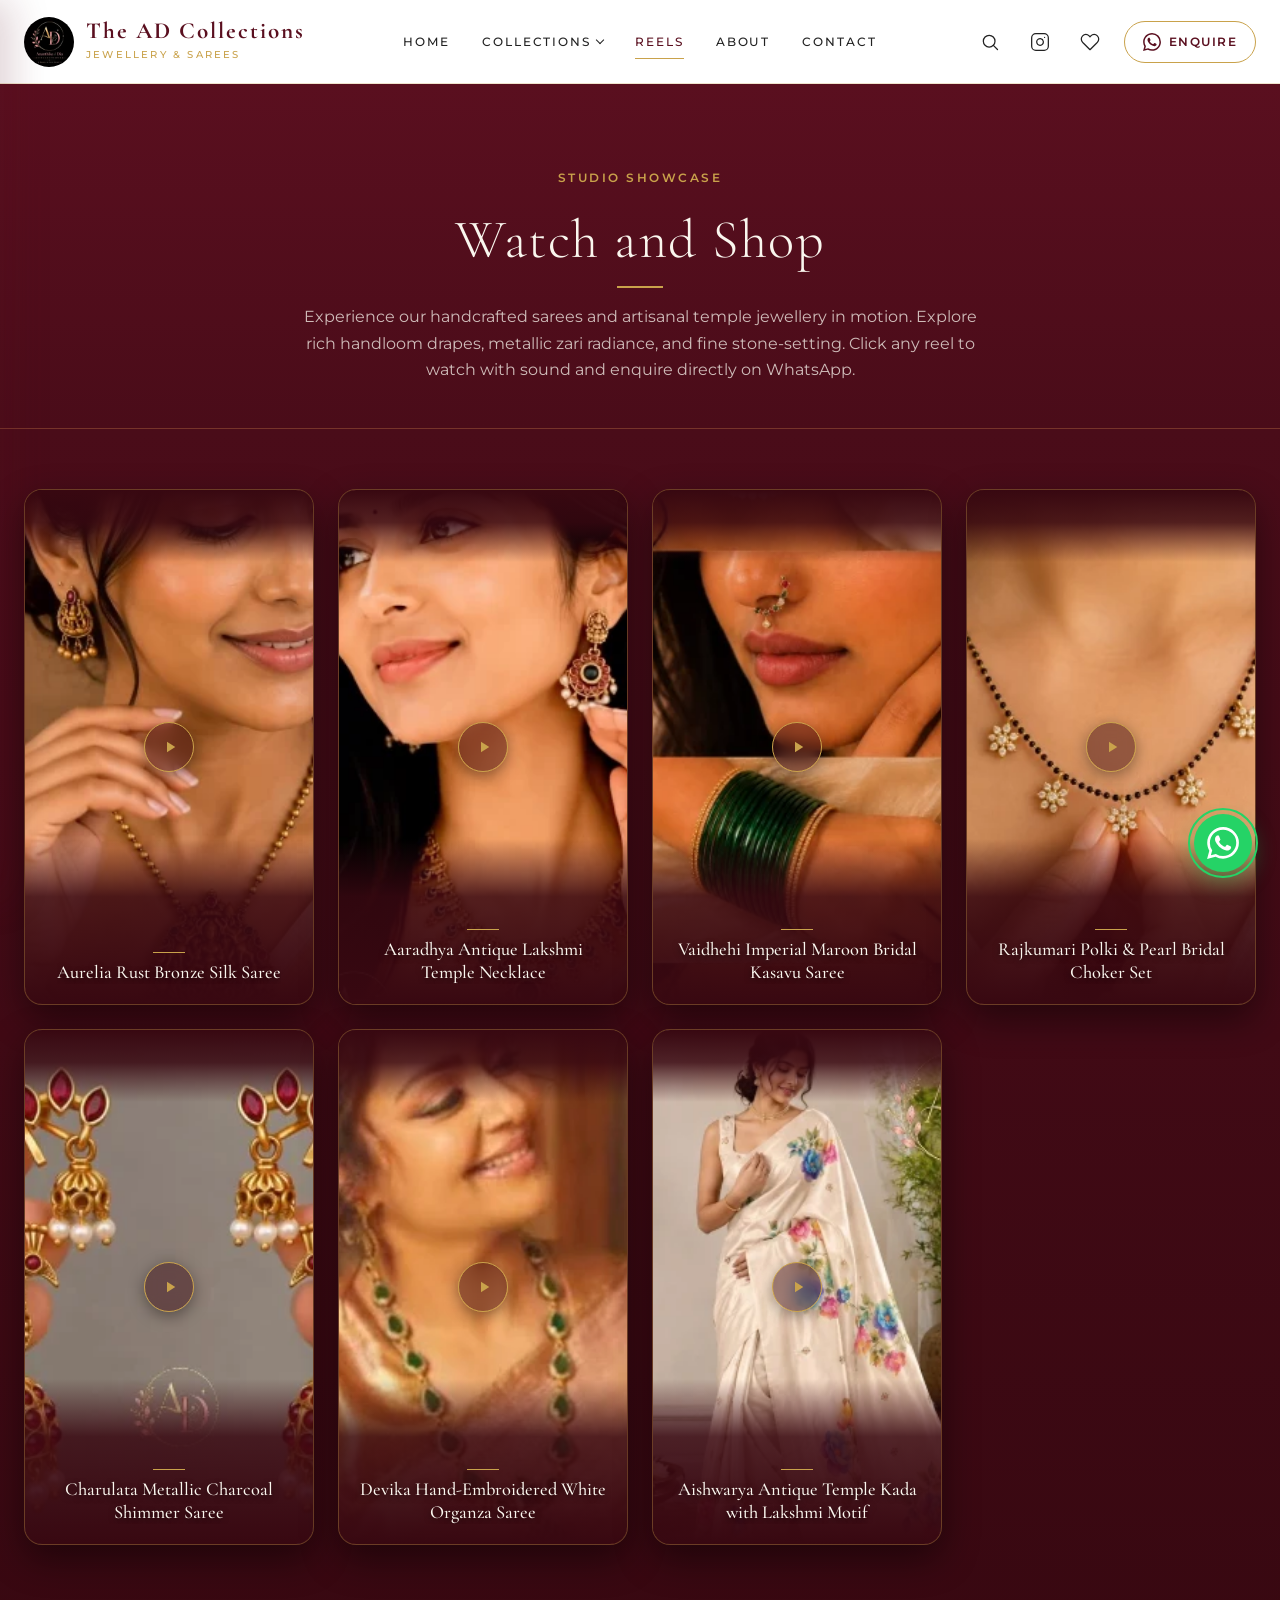
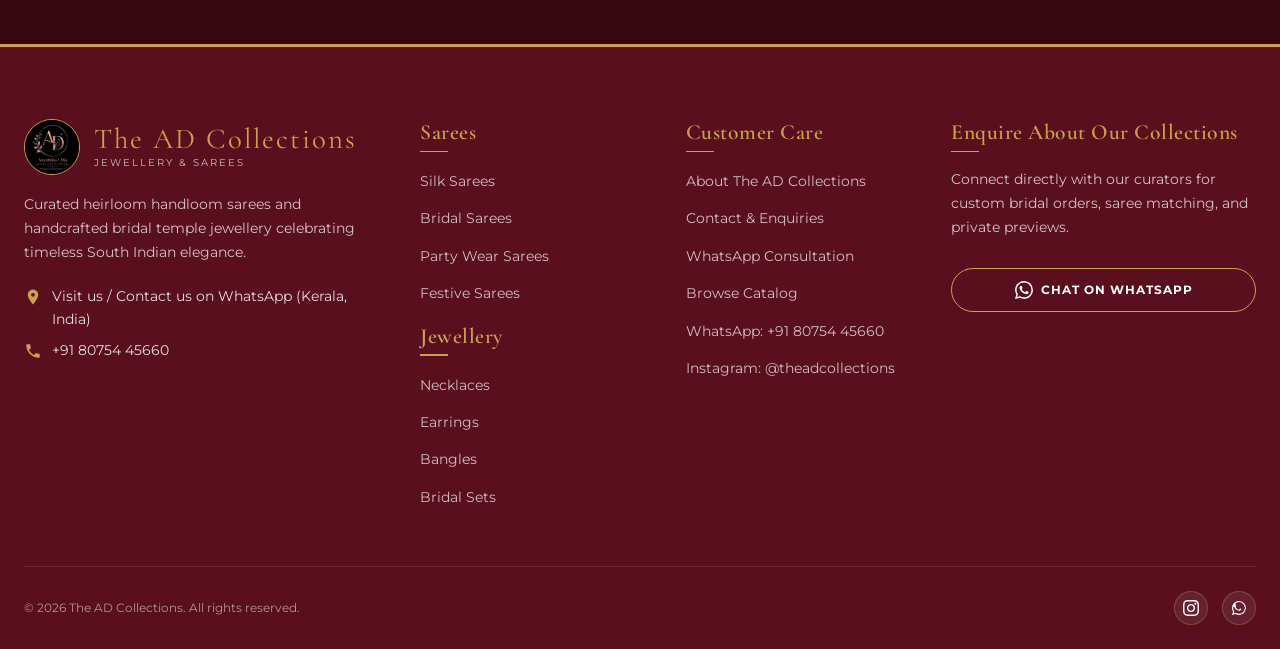
<file: reels.html>
<!DOCTYPE html>
<html lang="en">
<head>
  <meta charset="UTF-8">
  <meta name="viewport" content="width=device-width, initial-scale=1.0">
  <title>Watch and Shop Reels | The AD Collections</title>
  <meta name="description" content="Watch authentic saree drapes and temple jewellery in motion from The AD Collections. Enquire directly on WhatsApp.">
  <meta name="robots" content="noindex, nofollow">

  <!-- Open Graph Meta Tags -->
  <meta property="og:title" content="Watch and Shop Reels | The AD Collections">
  <meta property="og:description" content="Watch authentic saree drapes and temple jewellery in motion from The AD Collections.">
  <meta property="og:image" content="assets/images/logo-badge.png">
  <meta property="og:type" content="video.other">
  
  <!-- Google Fonts: Cormorant Garamond & Montserrat -->
  <link rel="preconnect" href="https://fonts.googleapis.com">
  <link rel="preconnect" href="https://fonts.gstatic.com" crossorigin>
  <link href="https://fonts.googleapis.com/css2?family=Cormorant+Garamond:ital,wght@0,400;0,500;0,600;0,700;1,400&family=Montserrat:wght@300;400;500;600;700&display=swap" rel="stylesheet">
  
  <!-- Favicon -->
  <link rel="icon" type="image/png" sizes="32x32" href="assets/images/logo-badge.png">
  <link rel="icon" type="image/png" sizes="16x16" href="assets/images/logo-badge.png">
  <link rel="apple-touch-icon" sizes="180x180" href="assets/images/logo-badge.png">
  <meta name="theme-color" content="#5A0F1F">

  <!-- Master Stylesheet with cache buster -->
  <link rel="stylesheet" href="css/style.css?v=7.0">
</head>
<body>

  <!-- Sticky Header -->
  <header class="site-header" id="mainHeader">
    <div class="container header-inner">
      
      <!-- Mobile Hamburger Toggle (Left on mobile under 768px, >=44px tap area) -->
      <button class="mobile-toggle" aria-label="Open Navigation Menu" aria-expanded="false" aria-controls="mobileDrawer">
        <span class="hamburger-bar"></span>
        <span class="hamburger-bar"></span>
        <span class="hamburger-bar"></span>
      </button>

      <!-- Brand Logo & Name (Left on desktop, centered on mobile) -->
      <a href="index.html" class="brand-link" aria-label="The AD Collections - Home">
        <img src="assets/images/logo-badge.png" alt="The AD Collections Emblem" class="brand-badge-img" width="50" height="50">
        <div class="brand-text-wrap">
          <span class="brand-main-text">The AD Collections</span>
          <span class="brand-sub-text">Jewellery & Sarees</span>
        </div>
      </a>

      <!-- Center Desktop Navigation -->
      <nav class="main-nav" aria-label="Primary Navigation">
        <div class="nav-item">
          <a href="index.html" class="nav-link">Home</a>
        </div>

        <!-- Collections Dropdown -->
        <div class="nav-item">
          <a href="collections.html" class="nav-link">
            Collections <span class="nav-arrow"></span>
          </a>
          <div class="dropdown-menu" role="menu">
            <div class="dropdown-columns-wrap" style="display: grid; grid-template-columns: 1fr 1fr; gap: 20px; padding: 18px 20px;">
              <div class="dropdown-col">
                <div style="font-size: 0.75rem; font-weight: 700; letter-spacing: 0.12em; color: var(--secondary-maroon); text-transform: uppercase; margin-bottom: 10px; border-bottom: 1px solid var(--border-gold); padding-bottom: 5px;">Sarees Collection</div>
                <div style="display: flex; flex-direction: column; gap: 6px;">
                  <a href="collections.html?c=silk-sarees" class="dropdown-card" style="padding: 6px 8px;">
                    <img src="assets/images/saree-silk-rust-orange.webp" alt="Silk Sarees" class="dropdown-thumb" width="46" height="46" loading="lazy" style="border-radius: 6px; object-fit: cover;">
                    <div class="dropdown-card-text">
                      <div class="dropdown-title" style="font-size: 0.9rem;">Silk Sarees</div>
                      <div class="dropdown-desc" style="font-size: 0.75rem;">Pure Kanchipuram &amp; temple silks</div>
                    </div>
                  </a>
                  <a href="collections.html?c=bridal-sarees" class="dropdown-card" style="padding: 6px 8px;">
                    <img src="assets/images/saree-bridal-kasavu-maroon.webp" alt="Bridal Sarees" class="dropdown-thumb" width="46" height="46" loading="lazy" style="border-radius: 6px; object-fit: cover;">
                    <div class="dropdown-card-text">
                      <div class="dropdown-title" style="font-size: 0.9rem;">Bridal Sarees</div>
                      <div class="dropdown-desc" style="font-size: 0.75rem;">Kerala Kasavu &amp; regal weaves</div>
                    </div>
                  </a>
                  <a href="collections.html?c=party-wear-sarees" class="dropdown-card" style="padding: 6px 8px;">
                    <img src="assets/images/saree-partywear-charcoal-shimmer.webp" alt="Party Wear Sarees" class="dropdown-thumb" width="46" height="46" loading="lazy" style="border-radius: 6px; object-fit: cover;">
                    <div class="dropdown-card-text">
                      <div class="dropdown-title" style="font-size: 0.9rem;">Party Wear Sarees</div>
                      <div class="dropdown-desc" style="font-size: 0.75rem;">Shimmer organzas &amp; evening wear</div>
                    </div>
                  </a>
                  <a href="collections.html?c=festive-sarees" class="dropdown-card" style="padding: 6px 8px;">
                    <img src="assets/images/saree-organza-yellow-festive.webp" alt="Festive Sarees" class="dropdown-thumb" width="46" height="46" loading="lazy" style="border-radius: 6px; object-fit: cover;">
                    <div class="dropdown-card-text">
                      <div class="dropdown-title" style="font-size: 0.9rem;">Festive Sarees</div>
                      <div class="dropdown-desc" style="font-size: 0.75rem;">Hand-embroidered festive organzas</div>
                    </div>
                  </a>
                </div>
              </div>

              <div class="dropdown-col">
                <div style="font-size: 0.75rem; font-weight: 700; letter-spacing: 0.12em; color: var(--accent-gold); text-transform: uppercase; margin-bottom: 10px; border-bottom: 1px solid var(--border-gold); padding-bottom: 5px;">Jewellery Collection</div>
                <div style="display: flex; flex-direction: column; gap: 6px;">
                  <a href="collections.html?c=necklaces" class="dropdown-card" style="padding: 6px 8px;">
                    <img src="assets/images/jewel-necklace-temple-lakshmi.webp" alt="Necklaces" class="dropdown-thumb" width="46" height="46" loading="lazy" style="border-radius: 6px; object-fit: cover;">
                    <div class="dropdown-card-text">
                      <div class="dropdown-title" style="font-size: 0.9rem;">Necklaces</div>
                      <div class="dropdown-desc" style="font-size: 0.75rem;">Temple harams &amp; antique chokers</div>
                    </div>
                  </a>
                  <a href="collections.html?c=earrings" class="dropdown-card" style="padding: 6px 8px;">
                    <img src="assets/images/jewel-earrings-temple-lakshmi-jhumka.webp" alt="Earrings" class="dropdown-thumb" width="46" height="46" loading="lazy" style="border-radius: 6px; object-fit: cover;">
                    <div class="dropdown-card-text">
                      <div class="dropdown-title" style="font-size: 0.9rem;">Earrings</div>
                      <div class="dropdown-desc" style="font-size: 0.75rem;">Temple jhumkas &amp; peacock ear cuffs</div>
                    </div>
                  </a>
                  <a href="collections.html?c=bangles" class="dropdown-card" style="padding: 6px 8px;">
                    <img src="assets/images/jewel-bangles-temple-kada-lakshmi.webp" alt="Bangles" class="dropdown-thumb" width="46" height="46" loading="lazy" style="border-radius: 6px; object-fit: cover;">
                    <div class="dropdown-card-text">
                      <div class="dropdown-title" style="font-size: 0.9rem;">Bangles</div>
                      <div class="dropdown-desc" style="font-size: 0.75rem;">Temple kadas &amp; bridal bangle sets</div>
                    </div>
                  </a>
                  <a href="collections.html?c=bridal-sets" class="dropdown-card" style="padding: 6px 8px;">
                    <img src="assets/images/jewel-set-polki-pearl-choker.webp" alt="Bridal Sets" class="dropdown-thumb" width="46" height="46" loading="lazy" style="border-radius: 6px; object-fit: cover;">
                    <div class="dropdown-card-text">
                      <div class="dropdown-title" style="font-size: 0.9rem;">Bridal Sets</div>
                      <div class="dropdown-desc" style="font-size: 0.75rem;">Polki suites &amp; complete bridal looks</div>
                    </div>
                  </a>
                </div>
              </div>
            </div>

            <div class="dropdown-footer" style="padding: 10px 20px; border-top: 1px solid var(--border-soft); display: flex; justify-content: space-between; align-items: center; background: var(--bg-cream);">
              <a href="collections.html" class="dropdown-footer-link" style="font-weight: 600; color: var(--secondary-maroon);">
                View All Collections &rarr;
              </a>
              <span style="font-size: 0.78rem; color: var(--text-muted);">Sarees &bull; Jewellery</span>
            </div>
          </div>
        </div>

        <div class="nav-item">
          <a href="reels.html" class="nav-link active">Reels</a>
        </div>

        <div class="nav-item">
          <a href="about.html" class="nav-link">About</a>
        </div>

        <div class="nav-item">
          <a href="contact.html" class="nav-link">Contact</a>
        </div>
      </nav>

      <!-- Right Header Actions -->
      <div class="header-actions">
        <!-- Thin-line Search Icon (20px, 1.5px stroke, 44px tap area) -->
        <button class="icon-btn search-trigger" aria-label="Open Search">
          <svg width="20" height="20" viewBox="0 0 24 24" fill="none" stroke="currentColor" stroke-width="1.5" stroke-linecap="round" stroke-linejoin="round" aria-hidden="true"><circle cx="11" cy="11" r="7"/><line x1="21" y1="21" x2="16" y2="16"/></svg>
        </button>

        <!-- Thin-line Instagram Icon (20px, 1.5px stroke, 44px tap area) -->
        <a href="https://www.instagram.com/theadcollections" target="_blank" rel="noopener" class="icon-btn header-insta-btn" aria-label="Visit Instagram Profile">
          <svg width="20" height="20" viewBox="0 0 24 24" fill="none" stroke="currentColor" stroke-width="1.5" stroke-linecap="round" stroke-linejoin="round" aria-hidden="true"><rect x="2" y="2" width="20" height="20" rx="5" ry="5"/><path d="M16 11.37A4 4 0 1 1 12.63 8 4 4 0 0 1 16 11.37z"/><line x1="17.5" y1="6.5" x2="17.51" y2="6.5"/></svg>
        </a>

        <!-- Thin-line Wishlist Heart Icon (20px, 1.5px stroke, 44px tap area) -->
        <a href="#wishlist" class="icon-btn wishlist-btn" aria-label="View Wishlist">
          <svg width="20" height="20" viewBox="0 0 24 24" fill="none" stroke="currentColor" stroke-width="1.5" stroke-linecap="round" stroke-linejoin="round" aria-hidden="true"><path d="M20.84 4.61a5.5 5.5 0 0 0-7.78 0L12 5.67l-1.06-1.06a5.5 5.5 0 0 0-7.78 7.78l1.06 1.06L12 21.23l7.78-7.78 1.06-1.06a5.5 5.5 0 0 0 0-7.78z"/></svg>
          <span class="badge-count wishlist-badge" style="display: none;">0</span>
        </a>

        <!-- Mobile WhatsApp Icon Button (Under 768px, 44px tap target) -->
        <a href="https://wa.me/918075445660" target="_blank" rel="noopener" class="icon-btn mobile-wa-btn" aria-label="Chat on WhatsApp">
          <svg width="20" height="20" viewBox="0 0 24 24" fill="currentColor" aria-hidden="true"><path d="M17.472 14.382c-.297-.149-1.758-.867-2.03-.967-.273-.099-.471-.148-.67.15-.197.297-.767.966-.94 1.164-.173.199-.347.223-.644.075-.297-.15-1.255-.463-2.39-1.475-.883-.788-1.48-1.761-1.653-2.059-.173-.297-.018-.458.13-.606.134-.133.298-.347.446-.52.149-.174.198-.298.298-.497.099-.198.05-.371-.025-.52-.075-.149-.669-1.612-.916-2.207-.242-.579-.487-.5-.669-.51-.173-.008-.371-.01-.57-.01-.198 0-.52.074-.792.372-.272.297-1.04 1.016-1.04 2.479 0 1.462 1.065 2.875 1.213 3.074.149.198 2.096 3.2 5.077 4.487.709.306 1.262.489 1.694.625.712.227 1.36.195 1.871.118.571-.085 1.758-.719 2.006-1.413.248-.694.248-1.289.173-1.413-.074-.124-.272-.198-.57-.347m-5.421 7.403h-.004a9.87 9.87 0 01-5.031-1.378l-.361-.214-3.741.982.998-3.648-.235-.374a9.86 9.86 0 01-1.51-5.26c.001-5.45 4.436-9.884 9.888-9.884 2.64 0 5.122 1.03 6.988 2.898a9.825 9.825 0 012.893 6.994c-.003 5.45-4.437 9.884-9.885 9.884m8.413-18.297A11.815 11.815 0 0012.05 0C5.495 0 .16 5.335.157 11.892c0 2.096.547 4.142 1.588 5.945L.057 24l6.305-1.654a11.882 11.882 0 005.683 1.448h.005c6.554 0 11.89-5.335 11.893-11.893a11.821 11.821 0 00-3.48-8.413Z"/></svg>
        </a>

        <!-- Desktop Enquire Pill (Gold-outline pill with WhatsApp icon, fills maroon on hover) -->
        <a href="https://wa.me/918075445660" target="_blank" rel="noopener" class="btn-enquire-pill" aria-label="Enquire on WhatsApp">
          <svg width="18" height="18" viewBox="0 0 24 24" fill="currentColor" aria-hidden="true"><path d="M17.472 14.382c-.297-.149-1.758-.867-2.03-.967-.273-.099-.471-.148-.67.15-.197.297-.767.966-.94 1.164-.173.199-.347.223-.644.075-.297-.15-1.255-.463-2.39-1.475-.883-.788-1.48-1.761-1.653-2.059-.173-.297-.018-.458.13-.606.134-.133.298-.347.446-.52.149-.174.198-.298.298-.497.099-.198.05-.371-.025-.52-.075-.149-.669-1.612-.916-2.207-.242-.579-.487-.5-.669-.51-.173-.008-.371-.01-.57-.01-.198 0-.52.074-.792.372-.272.297-1.04 1.016-1.04 2.479 0 1.462 1.065 2.875 1.213 3.074.149.198 2.096 3.2 5.077 4.487.709.306 1.262.489 1.694.625.712.227 1.36.195 1.871.118.571-.085 1.758-.719 2.006-1.413.248-.694.248-1.289.173-1.413-.074-.124-.272-.198-.57-.347m-5.421 7.403h-.004a9.87 9.87 0 01-5.031-1.378l-.361-.214-3.741.982.998-3.648-.235-.374a9.86 9.86 0 01-1.51-5.26c.001-5.45 4.436-9.884 9.888-9.884 2.64 0 5.122 1.03 6.988 2.898a9.825 9.825 0 012.893 6.994c-.003 5.45-4.437 9.884-9.885 9.884m8.413-18.297A11.815 11.815 0 0012.05 0C5.495 0 .16 5.335.157 11.892c0 2.096.547 4.142 1.588 5.945L.057 24l6.305-1.654a11.882 11.882 0 005.683 1.448h.005c6.554 0 11.89-5.335 11.893-11.893a11.821 11.821 0 00-3.48-8.413Z"/></svg>
          <span>Enquire</span>
        </a>
      </div>

    </div>
  </header>

  <!-- ========================================================================
       Mobile Drawer Navigation (Left-Slide, Ivory, Safe Area, Staggered)
       ======================================================================== -->
  <div class="mobile-drawer-overlay" aria-hidden="true"></div>
  <!-- Mobile Drawer Navigation -->
  <div class="mobile-drawer-overlay" aria-hidden="true"></div>
  <aside class="mobile-drawer" id="mobileDrawer" aria-label="Mobile Navigation" aria-hidden="true">
    <div class="drawer-header">
      <div class="brand-text-wrap">
        <span class="brand-main-text">The AD Collections</span>
        <span class="brand-sub-text">Jewellery &amp; Sarees</span>
      </div>
      <button class="drawer-close-btn" aria-label="Close Mobile Menu">&times;</button>
    </div>

    <nav class="drawer-nav">
      <div class="drawer-nav-item">
        <a href="index.html" class="drawer-link">Home</a>
      </div>
      
      <!-- Collapsible Collections Accordion with Thumbnails -->
      <div class="drawer-nav-item">
        <button class="drawer-accordion-btn active" aria-expanded="false">
          <span>Collections</span>
          <span class="nav-arrow"></span>
        </button>
        <div class="drawer-accordion-content">
          <div style="font-size: 0.72rem; font-weight: 700; color: var(--secondary-maroon); text-transform: uppercase; padding: 6px 12px 2px;">Sarees</div>
          <a href="collections.html?c=silk-sarees" class="drawer-sublink-card">
            <img src="assets/images/saree-silk-rust-orange.webp" alt="Silk Sarees" class="drawer-sublink-thumb" width="40" height="40" loading="lazy">
            <span class="drawer-sublink-name">Silk Sarees</span>
          </a>
          <a href="collections.html?c=bridal-sarees" class="drawer-sublink-card">
            <img src="assets/images/saree-bridal-kasavu-maroon.webp" alt="Bridal Sarees" class="drawer-sublink-thumb" width="40" height="40" loading="lazy">
            <span class="drawer-sublink-name">Bridal Sarees</span>
          </a>
          <a href="collections.html?c=party-wear-sarees" class="drawer-sublink-card">
            <img src="assets/images/saree-partywear-charcoal-shimmer.webp" alt="Party Wear Sarees" class="drawer-sublink-thumb" width="40" height="40" loading="lazy">
            <span class="drawer-sublink-name">Party Wear Sarees</span>
          </a>
          <a href="collections.html?c=festive-sarees" class="drawer-sublink-card">
            <img src="assets/images/saree-organza-yellow-festive.webp" alt="Festive Sarees" class="drawer-sublink-thumb" width="40" height="40" loading="lazy">
            <span class="drawer-sublink-name">Festive Sarees</span>
          </a>

          <div style="font-size: 0.72rem; font-weight: 700; color: var(--accent-gold); text-transform: uppercase; padding: 10px 12px 2px;">Jewellery</div>
          <a href="collections.html?c=necklaces" class="drawer-sublink-card">
            <img src="assets/images/jewel-necklace-temple-lakshmi.webp" alt="Necklaces" class="drawer-sublink-thumb" width="40" height="40" loading="lazy">
            <span class="drawer-sublink-name">Necklaces</span>
          </a>
          <a href="collections.html?c=earrings" class="drawer-sublink-card">
            <img src="assets/images/jewel-earrings-temple-lakshmi-jhumka.webp" alt="Earrings" class="drawer-sublink-thumb" width="40" height="40" loading="lazy">
            <span class="drawer-sublink-name">Earrings</span>
          </a>
          <a href="collections.html?c=bangles" class="drawer-sublink-card">
            <img src="assets/images/jewel-bangles-temple-kada-lakshmi.webp" alt="Bangles" class="drawer-sublink-thumb" width="40" height="40" loading="lazy">
            <span class="drawer-sublink-name">Bangles</span>
          </a>
          <a href="collections.html?c=bridal-sets" class="drawer-sublink-card">
            <img src="assets/images/jewel-set-polki-pearl-choker.webp" alt="Bridal Sets" class="drawer-sublink-thumb" width="40" height="40" loading="lazy">
            <span class="drawer-sublink-name">Bridal Sets</span>
          </a>

          <a href="collections.html" class="drawer-sublink" style="font-weight: 700; color: var(--secondary-maroon); padding-top: 8px;">All Collections &rarr;</a>
        </div>
      </div>

      <div class="drawer-nav-item">
        <a href="reels.html" class="drawer-link">Reels</a>
      </div>
      <div class="drawer-nav-item">
        <a href="about.html" class="drawer-link">About</a>
      </div>
      <div class="drawer-nav-item">
        <a href="contact.html" class="drawer-link">Contact</a>
      </div>
    </nav>

    <!-- Bottom Actions in Drawer -->
    <div class="drawer-footer">
      <a href="https://wa.me/918075445660" target="_blank" rel="noopener" class="drawer-wa-btn">
        <svg width="20" height="20" viewBox="0 0 24 24" fill="currentColor" aria-hidden="true"><path d="M17.472 14.382c-.297-.149-1.758-.867-2.03-.967-.273-.099-.471-.148-.67.15-.197.297-.767.966-.94 1.164-.173.199-.347.223-.644.075-.297-.15-1.255-.463-2.39-1.475-.883-.788-1.48-1.761-1.653-2.059-.173-.297-.018-.458.13-.606.134-.133.298-.347.446-.52.149-.174.198-.298.298-.497.099-.198.05-.371-.025-.52-.075-.149-.669-1.612-.916-2.207-.242-.579-.487-.5-.669-.51-.173-.008-.371-.01-.57-.01-.198 0-.52.074-.792.372-.272.297-1.04 1.016-1.04 2.479 0 1.462 1.065 2.875 1.213 3.074.149.198 2.096 3.2 5.077 4.487.709.306 1.262.489 1.694.625.712.227 1.36.195 1.871.118.571-.085 1.758-.719 2.006-1.413.248-.694.248-1.289.173-1.413-.074-.124-.272-.198-.57-.347m-5.421 7.403h-.004a9.87 9.87 0 01-5.031-1.378l-.361-.214-3.741.982.998-3.648-.235-.374a9.86 9.86 0 01-1.51-5.26c.001-5.45 4.436-9.884 9.888-9.884 2.64 0 5.122 1.03 6.988 2.898a9.825 9.825 0 012.893 6.994c-.003 5.45-4.437 9.884-9.885 9.884m8.413-18.297A11.815 11.815 0 0012.05 0C5.495 0 .16 5.335.157 11.892c0 2.096.547 4.142 1.588 5.945L.057 24l6.305-1.654a11.882 11.882 0 005.683 1.448h.005c6.554 0 11.89-5.335 11.893-11.893a11.821 11.821 0 00-3.48-8.413Z"/></svg>
        <span>Enquire on WhatsApp</span>
      </a>
      <div class="drawer-contact-meta">
        <a href="tel:+918075445660" class="drawer-phone-link" aria-label="Call +91 80754 45660">+91 80754 45660</a>
        <a href="https://www.instagram.com/theadcollections" target="_blank" rel="noopener" class="drawer-insta-link" aria-label="Instagram">
          <svg width="18" height="18" viewBox="0 0 24 24" fill="currentColor" aria-hidden="true"><path d="M12 2.163c3.204 0 3.584.012 4.85.07 3.252.148 4.771 1.691 4.919 4.919.058 1.265.069 1.645.069 4.849 0 3.205-.012 3.584-.069 4.849-.149 3.225-1.664 4.771-4.919 4.919-1.266.058-1.644.07-4.85.07-3.204 0-3.584-.012-4.849-.07-3.26-.149-4.771-1.699-4.919-4.92-.058-1.265-.07-1.644-.07-4.849 0-3.204.013-3.583.07-4.849.149-3.227 1.664-4.771 4.919-4.919 1.266-.057 1.645-.069 4.849-.069zm0-2.163c-3.259 0-3.667.014-4.947.072-4.358.2-6.78 2.618-6.98 6.98-.059 1.281-.073 1.689-.073 4.948 0 3.259.014 3.668.072 4.948.2 4.358 2.618 6.78 6.98 6.98 1.281.058 1.689.072 4.948.072 3.259 0 3.668-.014 4.948-.072 4.354-.2 6.782-2.618 6.979-6.98.059-1.28.073-1.689.073-4.948 0-3.259-.014-3.667-.072-4.947-.196-4.354-2.617-6.78-6.979-6.98-1.281-.059-1.69-.073-4.949-.073zm0 5.838c-3.403 0-6.162 2.759-6.162 6.162s2.759 6.163 6.162 6.163 6.162-2.759 6.162-6.163c0-3.403-2.759-6.162-6.162-6.162zm0 10.162c-2.209 0-4-1.79-4-4 0-2.209 1.791-4 4-4s4 1.791 4 4c0 2.21-1.791 4-4 4zm6.406-11.845c-.796 0-1.441.645-1.441 1.44s.645 1.44 1.441 1.44c.795 0 1.439-.645 1.439-1.44s-.644-1.44-1.439-1.44z"/></svg>
        </a>
      </div>
    </div>
  </aside>

  <!-- Search Overlay Modal -->
  <div class="search-modal-overlay" role="dialog" aria-modal="true" aria-label="Search Boutique">
    <div class="search-modal-container">
      <button class="search-close-btn" aria-label="Close Search">&times;</button>
      <h2 class="search-title">Search Collections</h2>
      <form class="search-input-wrap" onsubmit="event.preventDefault(); window.location.href='collections.html?q=' + encodeURIComponent(document.querySelector('.search-input').value);">
        <input type="text" class="search-input" placeholder="Search Sarees, Temple Jewellery, Chokers, Bridal Sets...">
        <button type="submit" class="search-submit-btn">&rarr;</button>
      </form>
    </div>
  </div>

  <!-- ========================================================================
       Main Content: Dedicated Reels & Video Showcase
       ======================================================================== -->
  <main id="mainContent">

    <!-- Page Hero Header -->
    <section class="reels-page-hero">
      <div class="container">
        <span class="section-eyebrow">Studio Showcase</span>
        <h1 class="reels-page-heading">Watch and Shop</h1>
        <p class="reels-page-subtitle">
          Experience our handcrafted sarees and artisanal temple jewellery in motion. Explore rich handloom drapes, metallic zari radiance, and fine stone-setting. Click any reel to watch with sound and enquire directly on WhatsApp.
        </p>
      </div>
    </section>

    <!-- Reels Gallery Grid -->
    <section class="reels-page-section" aria-label="Reels Showcase Gallery">
      <div class="container">
        <div class="reels-page-grid">

          <!-- Reel Card 1 -->
          <div class="reel-card reveal-on-scroll" data-index="0" data-video="assets/reels/reel-01.mp4" data-title="Aurelia Rust Bronze Silk Saree" data-price="Starting from ₹6,800" data-category="Silk Sarees" tabindex="0" role="button" aria-label="Play reel: Aurelia Rust Bronze Silk Saree">
            <div class="reel-card-media-wrap">
              <img src="assets/images/reel-poster-01.webp" alt="Aurelia Rust Bronze Silk Saree" class="reel-card-poster" width="280" height="498" loading="lazy">
              <video class="reel-card-video" loop muted playsinline preload="none" data-src="assets/reels/reel-01.mp4"></video>
            </div>
            <div class="reel-play-btn" aria-hidden="true">
              <svg viewBox="0 0 24 24"><path d="M8 5v14l11-7z"/></svg>
            </div>
            <div class="reel-card-overlay">
              <span class="reel-card-line"></span>
              <h3 class="reel-card-title">Aurelia Rust Bronze Silk Saree</h3>
            </div>
          </div>

          <!-- Reel Card 2 -->
          <div class="reel-card reveal-on-scroll" data-index="1" data-video="assets/reels/reel-02.mp4" data-title="Aaradhya Antique Lakshmi Temple Necklace" data-price="Starting from ₹2,850" data-category="Necklaces" tabindex="0" role="button" aria-label="Play reel: Aaradhya Antique Lakshmi Temple Necklace">
            <div class="reel-card-media-wrap">
              <img src="assets/images/reel-poster-02.webp" alt="Aaradhya Antique Lakshmi Temple Necklace" class="reel-card-poster" width="280" height="498" loading="lazy">
              <video class="reel-card-video" loop muted playsinline preload="none" data-src="assets/reels/reel-02.mp4"></video>
            </div>
            <div class="reel-play-btn" aria-hidden="true">
              <svg viewBox="0 0 24 24"><path d="M8 5v14l11-7z"/></svg>
            </div>
            <div class="reel-card-overlay">
              <span class="reel-card-line"></span>
              <h3 class="reel-card-title">Aaradhya Antique Lakshmi Temple Necklace</h3>
            </div>
          </div>

          <!-- Reel Card 3 -->
          <div class="reel-card reveal-on-scroll" data-index="2" data-video="assets/reels/reel-03.mp4" data-title="Vaidhehi Imperial Maroon Bridal Kasavu Saree" data-price="Starting from ₹14,500" data-category="Bridal Sarees" tabindex="0" role="button" aria-label="Play reel: Vaidhehi Imperial Maroon Bridal Kasavu Saree">
            <div class="reel-card-media-wrap">
              <img src="assets/images/reel-poster-03.webp" alt="Vaidhehi Imperial Maroon Bridal Kasavu Saree" class="reel-card-poster" width="280" height="498" loading="lazy">
              <video class="reel-card-video" loop muted playsinline preload="none" data-src="assets/reels/reel-03.mp4"></video>
            </div>
            <div class="reel-play-btn" aria-hidden="true">
              <svg viewBox="0 0 24 24"><path d="M8 5v14l11-7z"/></svg>
            </div>
            <div class="reel-card-overlay">
              <span class="reel-card-line"></span>
              <h3 class="reel-card-title">Vaidhehi Imperial Maroon Bridal Kasavu Saree</h3>
            </div>
          </div>

          <!-- Reel Card 4 -->
          <div class="reel-card reveal-on-scroll" data-index="3" data-video="assets/reels/reel-04.mp4" data-title="Rajkumari Polki &amp; Pearl Bridal Choker Set" data-price="Starting from ₹3,400" data-category="Bridal Sets" tabindex="0" role="button" aria-label="Play reel: Rajkumari Polki &amp; Pearl Bridal Choker Set">
            <div class="reel-card-media-wrap">
              <img src="assets/images/reel-poster-04.webp" alt="Rajkumari Polki &amp; Pearl Bridal Choker Set" class="reel-card-poster" width="280" height="498" loading="lazy">
              <video class="reel-card-video" loop muted playsinline preload="none" data-src="assets/reels/reel-04.mp4"></video>
            </div>
            <div class="reel-play-btn" aria-hidden="true">
              <svg viewBox="0 0 24 24"><path d="M8 5v14l11-7z"/></svg>
            </div>
            <div class="reel-card-overlay">
              <span class="reel-card-line"></span>
              <h3 class="reel-card-title">Rajkumari Polki &amp; Pearl Bridal Choker Set</h3>
            </div>
          </div>

          <!-- Reel Card 5 -->
          <div class="reel-card reveal-on-scroll" data-index="4" data-video="assets/reels/reel-05.mp4" data-title="Charulata Metallic Charcoal Shimmer Saree" data-price="Starting from ₹4,500" data-category="Party Wear Sarees" tabindex="0" role="button" aria-label="Play reel: Charulata Metallic Charcoal Shimmer Saree">
            <div class="reel-card-media-wrap">
              <img src="assets/images/reel-poster-05.webp" alt="Charulata Metallic Charcoal Shimmer Saree" class="reel-card-poster" width="280" height="498" loading="lazy">
              <video class="reel-card-video" loop muted playsinline preload="none" data-src="assets/reels/reel-05.mp4"></video>
            </div>
            <div class="reel-play-btn" aria-hidden="true">
              <svg viewBox="0 0 24 24"><path d="M8 5v14l11-7z"/></svg>
            </div>
            <div class="reel-card-overlay">
              <span class="reel-card-line"></span>
              <h3 class="reel-card-title">Charulata Metallic Charcoal Shimmer Saree</h3>
            </div>
          </div>

          <!-- Reel Card 6 -->
          <div class="reel-card reveal-on-scroll" data-index="5" data-video="assets/reels/reel-06.mp4" data-title="Devika Hand-Embroidered White Organza Saree" data-price="Starting from ₹3,600" data-category="Festive Sarees" tabindex="0" role="button" aria-label="Play reel: Devika Hand-Embroidered White Organza Saree">
            <div class="reel-card-media-wrap">
              <img src="assets/images/reel-poster-06.webp" alt="Devika Hand-Embroidered White Organza Saree" class="reel-card-poster" width="280" height="498" loading="lazy">
              <video class="reel-card-video" loop muted playsinline preload="none" data-src="assets/reels/reel-06.mp4"></video>
            </div>
            <div class="reel-play-btn" aria-hidden="true">
              <svg viewBox="0 0 24 24"><path d="M8 5v14l11-7z"/></svg>
            </div>
            <div class="reel-card-overlay">
              <span class="reel-card-line"></span>
              <h3 class="reel-card-title">Devika Hand-Embroidered White Organza Saree</h3>
            </div>
          </div>

          <!-- Reel Card 7 -->
          <div class="reel-card reveal-on-scroll" data-index="6" data-video="assets/reels/reel-07.mp4" data-title="Aishwarya Antique Temple Kada with Lakshmi Motif" data-price="Starting from ₹1,850" data-category="Bangles" tabindex="0" role="button" aria-label="Play reel: Aishwarya Antique Temple Kada with Lakshmi Motif">
            <div class="reel-card-media-wrap">
              <img src="assets/images/reel-poster-07.webp" alt="Aishwarya Antique Temple Kada with Lakshmi Motif" class="reel-card-poster" width="280" height="498" loading="lazy">
              <video class="reel-card-video" loop muted playsinline preload="none" data-src="assets/reels/reel-07.mp4"></video>
            </div>
            <div class="reel-play-btn" aria-hidden="true">
              <svg viewBox="0 0 24 24"><path d="M8 5v14l11-7z"/></svg>
            </div>
            <div class="reel-card-overlay">
              <span class="reel-card-line"></span>
              <h3 class="reel-card-title">Aishwarya Antique Temple Kada with Lakshmi Motif</h3>
            </div>
          </div>

        </div>
      </div>
    </section>

  </main>

  <!-- ========================================================================
       Reels Fullscreen Video Player Modal
       ======================================================================== -->
  <div class="reel-modal-overlay" id="reelModal" role="dialog" aria-modal="true" aria-label="Reel Video Player">
    <button class="reel-modal-close" id="reelModalClose" aria-label="Close Video Player">&times;</button>
    <button class="reel-modal-nav-btn reel-modal-prev" id="reelModalPrev" aria-label="Previous Reel">
      <svg viewBox="0 0 24 24"><path d="M15.41 7.41L14 6l-6 6 6 6 1.41-1.41L10.83 12z"/></svg>
    </button>
    <button class="reel-modal-nav-btn reel-modal-next" id="reelModalNext" aria-label="Next Reel">
      <svg viewBox="0 0 24 24"><path d="M10 6L8.59 7.41 13.17 12l-4.58 4.59L10 18l6-6z"/></svg>
    </button>
    <div class="reel-modal-dialog" id="reelModalDialog">
      <div class="reel-modal-video-wrap">
        <video id="reelModalVideo" class="reel-modal-video" controls playsinline></video>
      </div>
      <div class="reel-modal-info">
        <div class="reel-modal-info-text">
          <span class="reel-card-category" id="reelModalCategory">Silk Sarees</span>
          <h3 class="reel-modal-title" id="reelModalTitle">Aurelia Rust Bronze Silk Saree</h3>
          <span class="reel-modal-price" id="reelModalPrice">Starting from ₹6,800</span>
        </div>
        <a id="reelModalEnquireBtn" href="https://wa.me/918075445660" target="_blank" rel="noopener" class="reel-modal-enquire-btn">
          <svg xmlns="http://www.w3.org/2000/svg" viewBox="0 0 24 24" width="16" height="16" fill="#fff" aria-hidden="true"><path d="M17.472 14.382c-.297-.149-1.758-.867-2.03-.967-.273-.099-.471-.148-.67.15-.197.297-.767.966-.94 1.164-.173.199-.347.223-.644.075-.297-.15-1.255-.463-2.39-1.475-.883-.788-1.48-1.761-1.653-2.059-.173-.297-.018-.458.13-.606.134-.133.298-.347.446-.52.149-.174.198-.298.298-.497.099-.198.05-.371-.025-.52-.075-.149-.669-1.612-.916-2.207-.242-.579-.487-.5-.669-.51-.173-.008-.371-.01-.57-.01-.198 0-.52.074-.792.372-.272.297-1.04 1.016-1.04 2.479 0 1.462 1.065 2.875 1.213 3.074.149.198 2.096 3.2 5.077 4.487.709.306 1.262.489 1.694.625.712.227 1.36.195 1.871.118.571-.085 1.758-.719 2.006-1.413.248-.694.248-1.289.173-1.413-.074-.124-.272-.198-.57-.347m-5.421 7.403h-.004a9.87 9.87 0 01-5.031-1.378l-.361-.214-3.741.982.998-3.648-.235-.374a9.86 9.86 0 01-1.51-5.26c.001-5.45 4.436-9.884 9.888-9.884 2.64 0 5.122 1.03 6.988 2.898a9.825 9.825 0 012.893 6.994c-.003 5.45-4.437 9.884-9.885 9.884m8.413-18.297A11.815 11.815 0 0012.05 0C5.495 0 .16 5.335.157 11.892c0 2.096.547 4.142 1.588 5.945L.057 24l6.305-1.654a11.882 11.882 0 005.683 1.448h.005c6.554 0 11.89-5.335 11.893-11.893a11.821 11.821 0 00-3.48-8.413Z"/></svg>
          <span>Enquire on WhatsApp</span>
        </a>
      </div>
    </div>
  </div>

  <!-- Site Footer -->
  <footer class="site-footer">
    <div class="container">
      <div class="footer-grid">
        <div>
          <div class="footer-brand-wrap">
            <img src="assets/images/logo-badge.png" alt="The AD Collections Emblem" class="footer-logo-badge" width="56" height="56" loading="lazy">
            <div>
              <div class="footer-brand-title">The AD Collections</div>
              <div class="footer-brand-sub">Jewellery &amp; Sarees</div>
            </div>
          </div>
          <p class="footer-desc">
            Curated heirloom handloom sarees and handcrafted bridal temple jewellery celebrating timeless South Indian elegance.
          </p>
          <div class="footer-contact-info">
            <div class="footer-contact-item">
              <svg viewBox="0 0 24 24"><path d="M12 2C8.13 2 5 5.13 5 9c0 5.25 7 13 7 13s7-7.75 7-13c0-3.87-3.13-7-7-7zm0 9.5c-1.38 0-2.5-1.12-2.5-2.5s1.12-2.5 2.5-2.5 2.5 1.12 2.5 2.5-1.12 2.5-2.5 2.5z"/></svg>
              <span>Visit us / Contact us on WhatsApp (Kerala, India)</span>
            </div>
            <div class="footer-contact-item">
              <svg viewBox="0 0 24 24"><path d="M6.62 10.79c1.44 2.83 3.76 5.14 6.59 6.59l2.2-2.2c.27-.27.67-.36 1.02-.24 1.12.37 2.33.57 3.57.57.55 0 1 .45 1 1V20c0 .55-.45 1-1 1-9.39 0-17-7.61-17-17 0-.55.45-1 1-1h3.5c.55 0 1 .45 1 1 0 1.25.2 2.45.57 3.57.11.35.03.74-.25 1.02l-2.2 2.2z"/></svg>
              <a href="tel:+918075445660" style="color: inherit;">+91 80754 45660</a>
            </div>
          </div>
        </div>

        <div>
          <h3 class="footer-col-title">Sarees</h3>
          <ul class="footer-links-list">
            <li><a href="collections.html?c=silk-sarees" class="footer-link">Silk Sarees</a></li>
            <li><a href="collections.html?c=bridal-sarees" class="footer-link">Bridal Sarees</a></li>
            <li><a href="collections.html?c=party-wear-sarees" class="footer-link">Party Wear Sarees</a></li>
            <li><a href="collections.html?c=festive-sarees" class="footer-link">Festive Sarees</a></li>
          </ul>
          <h3 class="footer-col-title" style="margin-top: 16px;">Jewellery</h3>
          <ul class="footer-links-list">
            <li><a href="collections.html?c=necklaces" class="footer-link">Necklaces</a></li>
            <li><a href="collections.html?c=earrings" class="footer-link">Earrings</a></li>
            <li><a href="collections.html?c=bangles" class="footer-link">Bangles</a></li>
            <li><a href="collections.html?c=bridal-sets" class="footer-link">Bridal Sets</a></li>
          </ul>
        </div>

        <div>
          <h3 class="footer-col-title">Customer Care</h3>
          <ul class="footer-links-list">
            <li><a href="about.html" class="footer-link">About The AD Collections</a></li>
            <li><a href="contact.html" class="footer-link">Contact &amp; Enquiries</a></li>
            <li><a href="contact.html#consultation" class="footer-link">WhatsApp Consultation</a></li>
            <li><a href="collections.html" class="footer-link">Browse Catalog</a></li>
            <li><a href="https://wa.me/918075445660" target="_blank" rel="noopener" class="footer-link">WhatsApp: +91 80754 45660</a></li>
            <li><a href="https://www.instagram.com/theadcollections" target="_blank" rel="noopener" class="footer-link">Instagram: @theadcollections</a></li>
          </ul>
        </div>

        <div>
          <h3 class="footer-col-title">Enquire About Our Collections</h3>
          <p class="footer-desc">
            Connect directly with our curators for custom bridal orders, saree matching, and private previews.
          </p>
          <a href="https://wa.me/918075445660?text=Hello%20The%20AD%20Collections%2C%20I%20would%20like%20to%20enquire%20about%20your%20latest%20collections." target="_blank" rel="noopener" class="btn-product-enquire" style="display: inline-flex; align-items: center; justify-content: center; gap: 8px; width: 100%; min-height: 44px; margin-top: 8px;">
            <svg xmlns="http://www.w3.org/2000/svg" viewBox="0 0 24 24" width="18" height="18" fill="#fff" aria-hidden="true"><path d="M17.472 14.382c-.297-.149-1.758-.867-2.03-.967-.273-.099-.471-.148-.67.15-.197.297-.767.966-.94 1.164-.173.199-.347.223-.644.075-.297-.15-1.255-.463-2.39-1.475-.883-.788-1.48-1.761-1.653-2.059-.173-.297-.018-.458.13-.606.134-.133.298-.347.446-.52.149-.174.198-.298.298-.497.099-.198.05-.371-.025-.52-.075-.149-.669-1.612-.916-2.207-.242-.579-.487-.5-.669-.51-.173-.008-.371-.01-.57-.01-.198 0-.52.074-.792.372-.272.297-1.04 1.016-1.04 2.479 0 1.462 1.065 2.875 1.213 3.074.149.198 2.096 3.2 5.077 4.487.709.306 1.262.489 1.694.625.712.227 1.36.195 1.871.118.571-.085 1.758-.719 2.006-1.413.248-.694.248-1.289.173-1.413-.074-.124-.272-.198-.57-.347m-5.421 7.403h-.004a9.87 9.87 0 01-5.031-1.378l-.361-.214-3.741.982.998-3.648-.235-.374a9.86 9.86 0 01-1.51-5.26c.001-5.45 4.436-9.884 9.888-9.884 2.64 0 5.122 1.03 6.988 2.898a9.825 9.825 0 012.893 6.994c-.003 5.45-4.437 9.884-9.885 9.884m8.413-18.297A11.815 11.815 0 0012.05 0C5.495 0 .16 5.335.157 11.892c0 2.096.547 4.142 1.588 5.945L.057 24l6.305-1.654a11.882 11.882 0 005.683 1.448h.005c6.554 0 11.89-5.335 11.893-11.893a11.821 11.821 0 00-3.48-8.413Z"/></svg>
            <span>Chat on WhatsApp</span>
          </a>
        </div>
      </div>

      <div class="footer-bottom">
        <div>&copy; 2026 The AD Collections. All rights reserved.</div>
        <div class="social-links-wrap">
          <a href="https://www.instagram.com/theadcollections" target="_blank" rel="noopener" class="social-icon-link" aria-label="Instagram">
            <svg viewBox="0 0 24 24"><path d="M12 2.163c3.204 0 3.584.012 4.85.07 3.252.148 4.771 1.691 4.919 4.919.058 1.265.069 1.645.069 4.849 0 3.205-.012 3.584-.069 4.849-.149 3.225-1.664 4.771-4.919 4.919-1.266.058-1.644.07-4.85.07-3.204 0-3.584-.012-4.849-.07-3.26-.149-4.771-1.699-4.919-4.92-.058-1.265-.07-1.644-.07-4.849 0-3.204.013-3.583.07-4.849.149-3.227 1.664-4.771 4.919-4.919 1.266-.057 1.645-.069 4.849-.069zm0-2.163c-3.259 0-3.667.014-4.947.072-4.358.2-6.78 2.618-6.98 6.98-.059 1.281-.073 1.689-.073 4.948 0 3.259.014 3.668.072 4.948.2 4.358 2.618 6.78 6.98 6.98 1.281.058 1.689.072 4.948.072 3.259 0 3.668-.014 4.948-.072 4.354-.2 6.782-2.618 6.979-6.98.059-1.28.073-1.689.073-4.948 0-3.259-.014-3.667-.072-4.947-.196-4.354-2.617-6.78-6.979-6.98-1.281-.059-1.69-.073-4.949-.073zm0 5.838c-3.403 0-6.162 2.759-6.162 6.162s2.759 6.163 6.162 6.163 6.162-2.759 6.162-6.163c0-3.403-2.759-6.162-6.162-6.162zm0 10.162c-2.209 0-4-1.79-4-4 0-2.209 1.791-4 4-4s4 1.791 4 4c0 2.21-1.791 4-4 4zm6.406-11.845c-.796 0-1.441.645-1.441 1.44s.645 1.44 1.441 1.44c.795 0 1.439-.645 1.439-1.44s-.644-1.44-1.439-1.44z"/></svg>
          </a>
          <a href="https://wa.me/918075445660" target="_blank" rel="noopener" class="social-icon-link" aria-label="WhatsApp">
            <svg viewBox="0 0 32 32"><path d="M16 2a13.9 13.9 0 0 0-11.9 21.1L2 30l7.1-1.9A13.9 13.9 0 1 0 16 2zm0 25.5a11.5 11.5 0 0 1-5.9-1.6l-.4-.3-4.4 1.2 1.2-4.3-.3-.4A11.6 11.6 0 1 1 16 27.5zm6.4-8.6c-.3-.2-2-.1-2.3-1.1s-.8-1-1.1-1-.7 0-1 .4-1.3 1.6-1.6 1.9-.6.4-1 .2a12.8 12.8 0 0 1-3.8-2.3 14.1 14.1 0 0 1-2.6-3.3c-.2-.4 0-.6.2-.8s.4-.5.6-.7.2-.4.4-.6a1.5 1.5 0 0 0 0-.8c-.1-.2-.9-2.2-1.2-3s-.6-.7-.9-.7h-.7a1.4 1.4 0 0 0-1 .5 4.3 4.3 0 0 0-1.3 3.2 7.5 7.5 0 0 0 1.6 4 17.2 17.2 0 0 0 6.6 5.8c2.8 1.2 3.4 1 4 1a3.4 3.4 0 0 0 2.3-1.6 2.8 2.8 0 0 0 .2-1.6c-.1-.2-.4-.3-.7-.5z"/></svg>
          </a>
        </div>
      </div>
    </div>
  </footer>

  <!-- Floating WhatsApp Button -->
  <aside class="floating-whatsapp" aria-label="Direct WhatsApp Consultation">
    <div class="wa-tooltip">Enquire on WhatsApp: +91 80754 45660</div>
    <a href="https://wa.me/918075445660" target="_blank" rel="noopener" class="wa-floating-btn" aria-label="Chat on WhatsApp">
      <div class="wa-pulse-ring"></div>
      <svg xmlns="http://www.w3.org/2000/svg" viewBox="0 0 24 24" width="28" height="28" fill="#fff" aria-hidden="true"><path d="M17.472 14.382c-.297-.149-1.758-.867-2.03-.967-.273-.099-.471-.148-.67.15-.197.297-.767.966-.94 1.164-.173.199-.347.223-.644.075-.297-.15-1.255-.463-2.39-1.475-.883-.788-1.48-1.761-1.653-2.059-.173-.297-.018-.458.13-.606.134-.133.298-.347.446-.52.149-.174.198-.298.298-.497.099-.198.05-.371-.025-.52-.075-.149-.669-1.612-.916-2.207-.242-.579-.487-.5-.669-.51-.173-.008-.371-.01-.57-.01-.198 0-.52.074-.792.372-.272.297-1.04 1.016-1.04 2.479 0 1.462 1.065 2.875 1.213 3.074.149.198 2.096 3.2 5.077 4.487.709.306 1.262.489 1.694.625.712.227 1.36.195 1.871.118.571-.085 1.758-.719 2.006-1.413.248-.694.248-1.289.173-1.413-.074-.124-.272-.198-.57-.347m-5.421 7.403h-.004a9.87 9.87 0 01-5.031-1.378l-.361-.214-3.741.982.998-3.648-.235-.374a9.86 9.86 0 01-1.51-5.26c.001-5.45 4.436-9.884 9.888-9.884 2.64 0 5.122 1.03 6.988 2.898a9.825 9.825 0 012.893 6.994c-.003 5.45-4.437 9.884-9.885 9.884m8.413-18.297A11.815 11.815 0 0012.05 0C5.495 0 .16 5.335.157 11.892c0 2.096.547 4.142 1.588 5.945L.057 24l6.305-1.654a11.882 11.882 0 005.683 1.448h.005c6.554 0 11.89-5.335 11.893-11.893a11.821 11.821 0 00-3.48-8.413Z"/></svg>
    </a>
  </aside>

  <!-- Client Script -->
  <script src="js/main.js?v=7.0"></script>
</body>
</html>
</file>
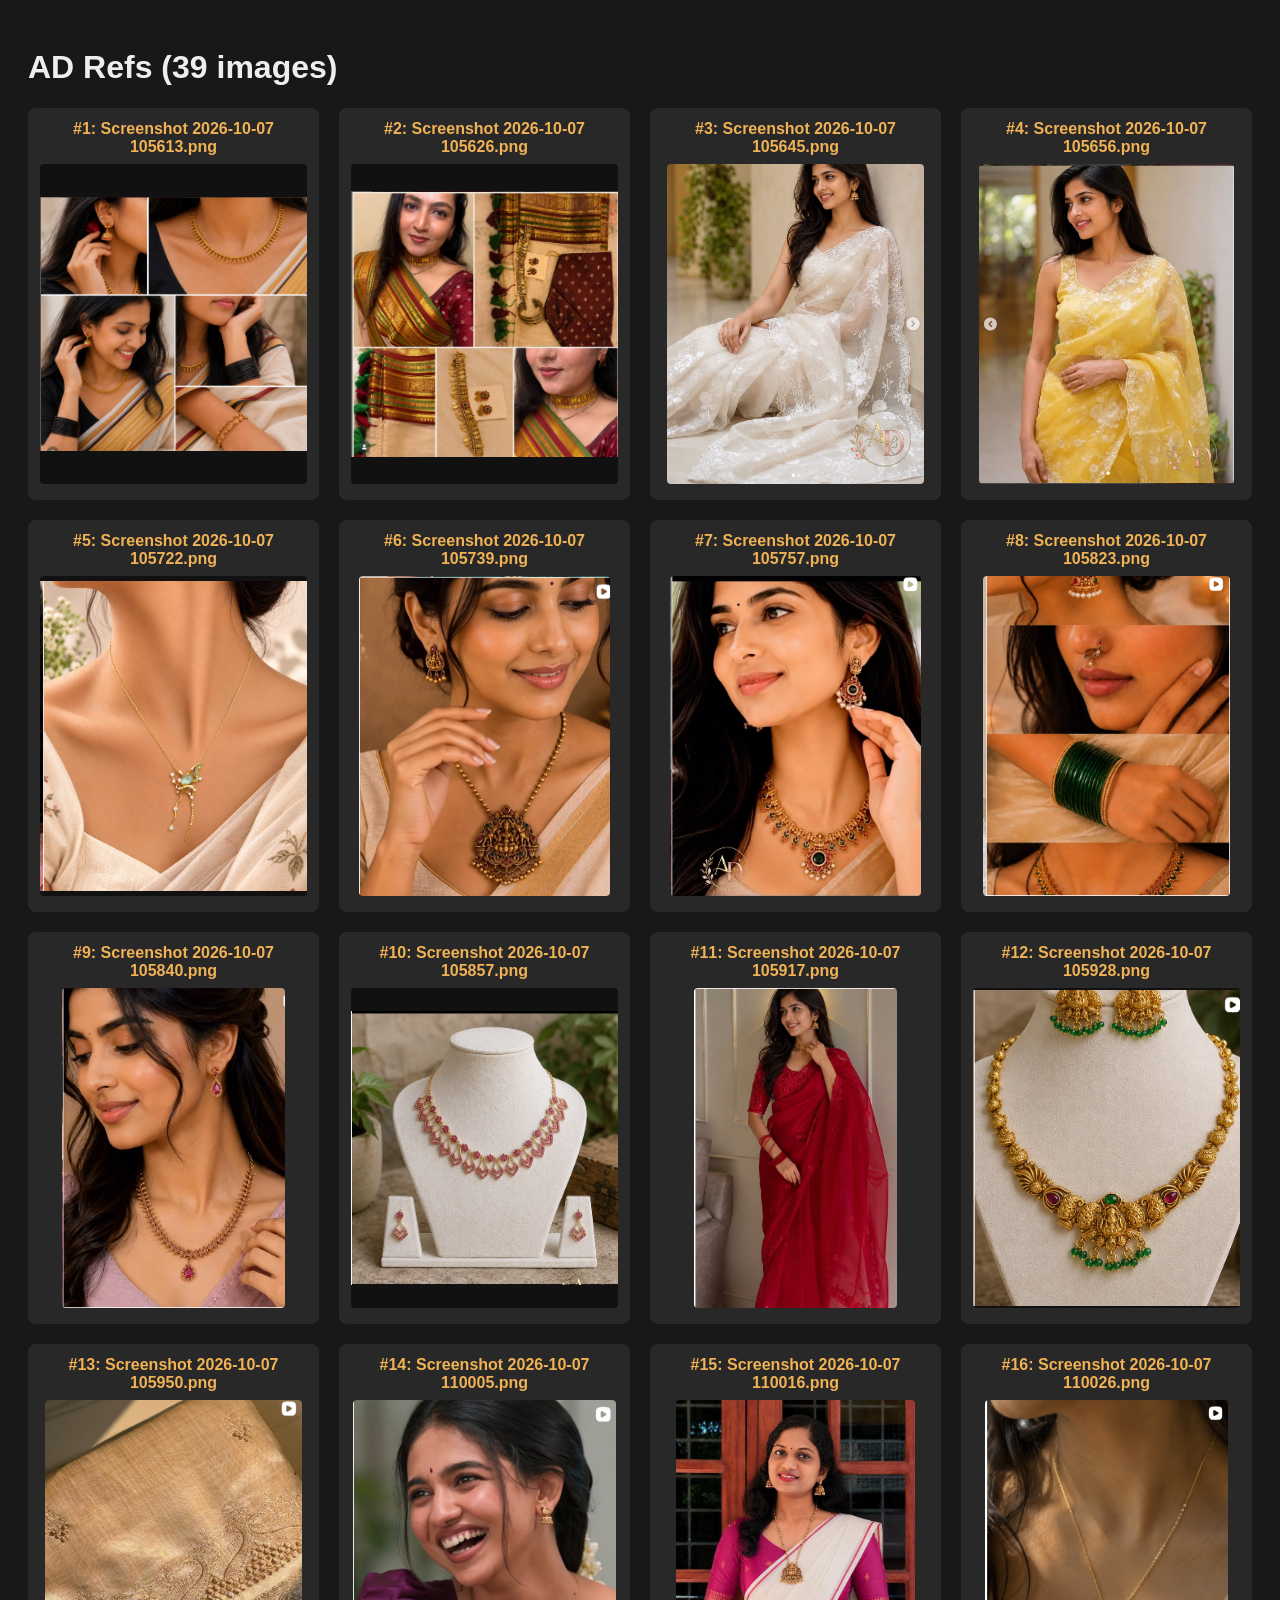
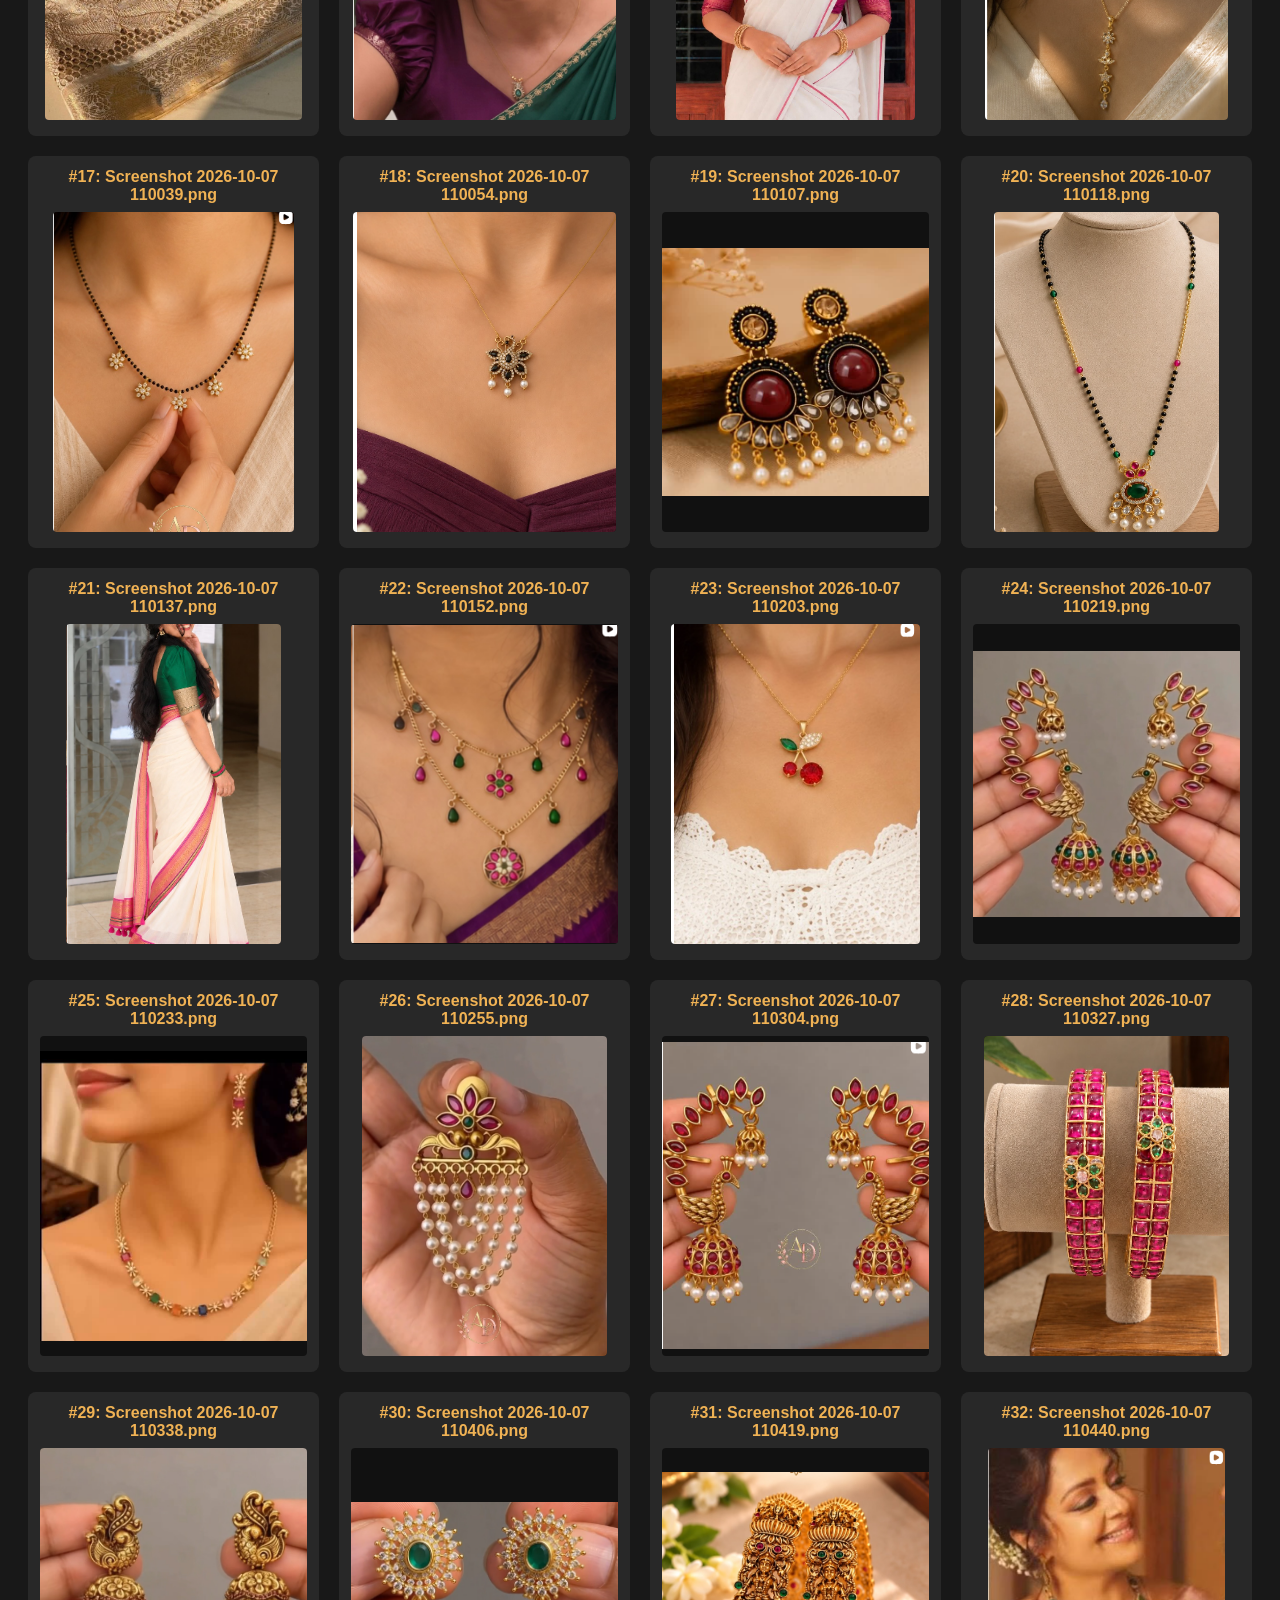
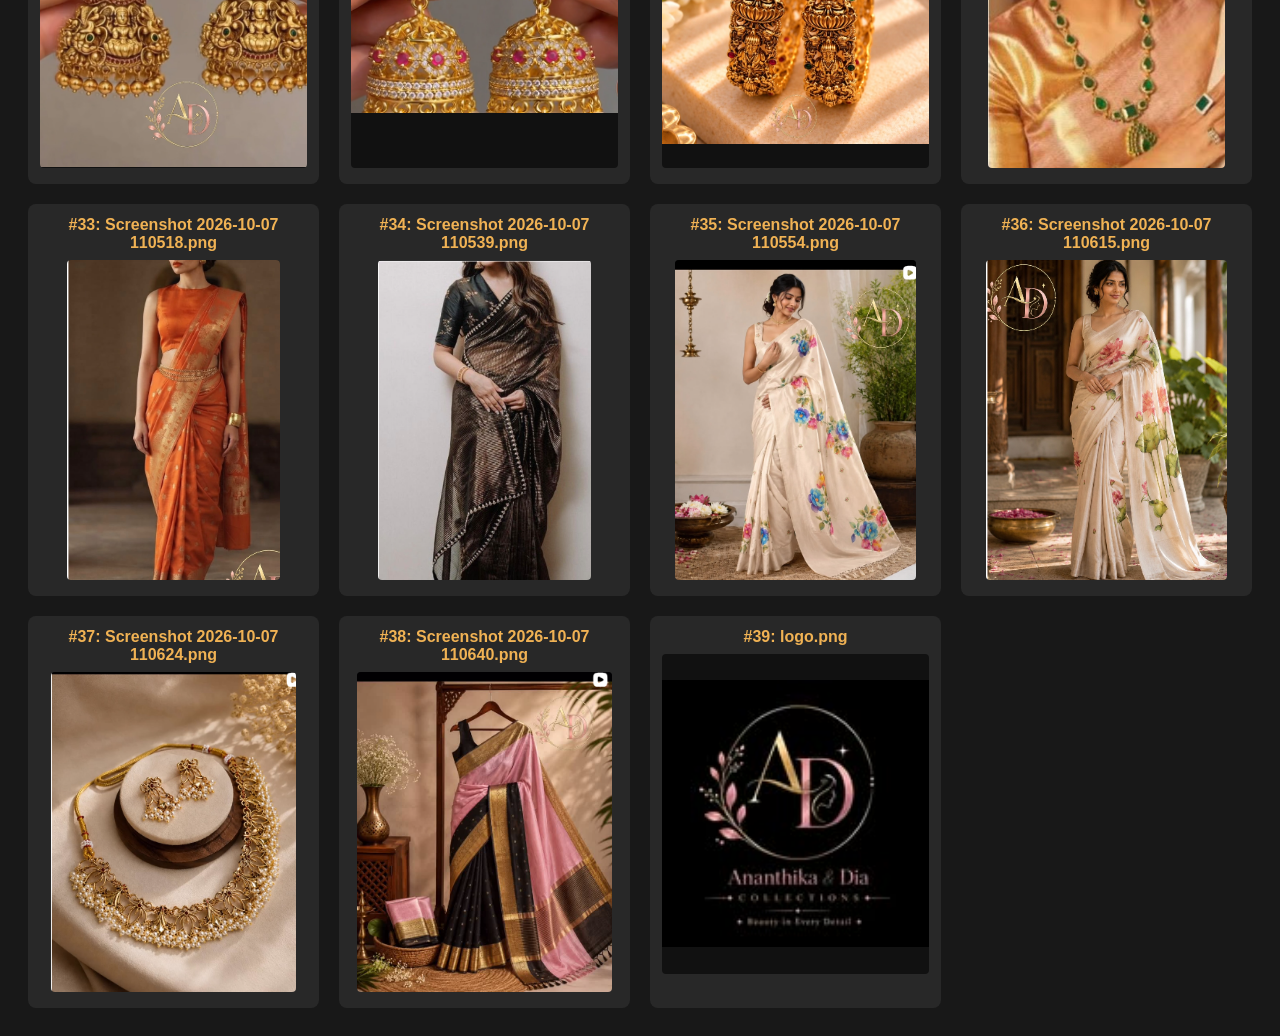
<file: scratch/gallery.html>
<!DOCTYPE html><html><head><meta charset="utf-8"><title>Gallery</title></head><body style="font-family:sans-serif;background:#181818;color:#eee;padding:20px;"><h1>AD Refs (39 images)</h1><div style="display:grid;grid-template-columns:repeat(auto-fill, minmax(280px, 1fr));gap:20px;">
<div style="background:#282828;padding:12px;border-radius:8px;text-align:center;"><div style="font-weight:bold;margin-bottom:8px;color:#f0b254;">#1: Screenshot 2026-10-07 105613.png</div><img src="../assets/ad_refs/Screenshot 2026-10-07 105613.png" style="max-width:100%;height:320px;object-fit:contain;border-radius:4px;background:#111;"/></div>
<div style="background:#282828;padding:12px;border-radius:8px;text-align:center;"><div style="font-weight:bold;margin-bottom:8px;color:#f0b254;">#2: Screenshot 2026-10-07 105626.png</div><img src="../assets/ad_refs/Screenshot 2026-10-07 105626.png" style="max-width:100%;height:320px;object-fit:contain;border-radius:4px;background:#111;"/></div>
<div style="background:#282828;padding:12px;border-radius:8px;text-align:center;"><div style="font-weight:bold;margin-bottom:8px;color:#f0b254;">#3: Screenshot 2026-10-07 105645.png</div><img src="../assets/ad_refs/Screenshot 2026-10-07 105645.png" style="max-width:100%;height:320px;object-fit:contain;border-radius:4px;background:#111;"/></div>
<div style="background:#282828;padding:12px;border-radius:8px;text-align:center;"><div style="font-weight:bold;margin-bottom:8px;color:#f0b254;">#4: Screenshot 2026-10-07 105656.png</div><img src="../assets/ad_refs/Screenshot 2026-10-07 105656.png" style="max-width:100%;height:320px;object-fit:contain;border-radius:4px;background:#111;"/></div>
<div style="background:#282828;padding:12px;border-radius:8px;text-align:center;"><div style="font-weight:bold;margin-bottom:8px;color:#f0b254;">#5: Screenshot 2026-10-07 105722.png</div><img src="../assets/ad_refs/Screenshot 2026-10-07 105722.png" style="max-width:100%;height:320px;object-fit:contain;border-radius:4px;background:#111;"/></div>
<div style="background:#282828;padding:12px;border-radius:8px;text-align:center;"><div style="font-weight:bold;margin-bottom:8px;color:#f0b254;">#6: Screenshot 2026-10-07 105739.png</div><img src="../assets/ad_refs/Screenshot 2026-10-07 105739.png" style="max-width:100%;height:320px;object-fit:contain;border-radius:4px;background:#111;"/></div>
<div style="background:#282828;padding:12px;border-radius:8px;text-align:center;"><div style="font-weight:bold;margin-bottom:8px;color:#f0b254;">#7: Screenshot 2026-10-07 105757.png</div><img src="../assets/ad_refs/Screenshot 2026-10-07 105757.png" style="max-width:100%;height:320px;object-fit:contain;border-radius:4px;background:#111;"/></div>
<div style="background:#282828;padding:12px;border-radius:8px;text-align:center;"><div style="font-weight:bold;margin-bottom:8px;color:#f0b254;">#8: Screenshot 2026-10-07 105823.png</div><img src="../assets/ad_refs/Screenshot 2026-10-07 105823.png" style="max-width:100%;height:320px;object-fit:contain;border-radius:4px;background:#111;"/></div>
<div style="background:#282828;padding:12px;border-radius:8px;text-align:center;"><div style="font-weight:bold;margin-bottom:8px;color:#f0b254;">#9: Screenshot 2026-10-07 105840.png</div><img src="../assets/ad_refs/Screenshot 2026-10-07 105840.png" style="max-width:100%;height:320px;object-fit:contain;border-radius:4px;background:#111;"/></div>
<div style="background:#282828;padding:12px;border-radius:8px;text-align:center;"><div style="font-weight:bold;margin-bottom:8px;color:#f0b254;">#10: Screenshot 2026-10-07 105857.png</div><img src="../assets/ad_refs/Screenshot 2026-10-07 105857.png" style="max-width:100%;height:320px;object-fit:contain;border-radius:4px;background:#111;"/></div>
<div style="background:#282828;padding:12px;border-radius:8px;text-align:center;"><div style="font-weight:bold;margin-bottom:8px;color:#f0b254;">#11: Screenshot 2026-10-07 105917.png</div><img src="../assets/ad_refs/Screenshot 2026-10-07 105917.png" style="max-width:100%;height:320px;object-fit:contain;border-radius:4px;background:#111;"/></div>
<div style="background:#282828;padding:12px;border-radius:8px;text-align:center;"><div style="font-weight:bold;margin-bottom:8px;color:#f0b254;">#12: Screenshot 2026-10-07 105928.png</div><img src="../assets/ad_refs/Screenshot 2026-10-07 105928.png" style="max-width:100%;height:320px;object-fit:contain;border-radius:4px;background:#111;"/></div>
<div style="background:#282828;padding:12px;border-radius:8px;text-align:center;"><div style="font-weight:bold;margin-bottom:8px;color:#f0b254;">#13: Screenshot 2026-10-07 105950.png</div><img src="../assets/ad_refs/Screenshot 2026-10-07 105950.png" style="max-width:100%;height:320px;object-fit:contain;border-radius:4px;background:#111;"/></div>
<div style="background:#282828;padding:12px;border-radius:8px;text-align:center;"><div style="font-weight:bold;margin-bottom:8px;color:#f0b254;">#14: Screenshot 2026-10-07 110005.png</div><img src="../assets/ad_refs/Screenshot 2026-10-07 110005.png" style="max-width:100%;height:320px;object-fit:contain;border-radius:4px;background:#111;"/></div>
<div style="background:#282828;padding:12px;border-radius:8px;text-align:center;"><div style="font-weight:bold;margin-bottom:8px;color:#f0b254;">#15: Screenshot 2026-10-07 110016.png</div><img src="../assets/ad_refs/Screenshot 2026-10-07 110016.png" style="max-width:100%;height:320px;object-fit:contain;border-radius:4px;background:#111;"/></div>
<div style="background:#282828;padding:12px;border-radius:8px;text-align:center;"><div style="font-weight:bold;margin-bottom:8px;color:#f0b254;">#16: Screenshot 2026-10-07 110026.png</div><img src="../assets/ad_refs/Screenshot 2026-10-07 110026.png" style="max-width:100%;height:320px;object-fit:contain;border-radius:4px;background:#111;"/></div>
<div style="background:#282828;padding:12px;border-radius:8px;text-align:center;"><div style="font-weight:bold;margin-bottom:8px;color:#f0b254;">#17: Screenshot 2026-10-07 110039.png</div><img src="../assets/ad_refs/Screenshot 2026-10-07 110039.png" style="max-width:100%;height:320px;object-fit:contain;border-radius:4px;background:#111;"/></div>
<div style="background:#282828;padding:12px;border-radius:8px;text-align:center;"><div style="font-weight:bold;margin-bottom:8px;color:#f0b254;">#18: Screenshot 2026-10-07 110054.png</div><img src="../assets/ad_refs/Screenshot 2026-10-07 110054.png" style="max-width:100%;height:320px;object-fit:contain;border-radius:4px;background:#111;"/></div>
<div style="background:#282828;padding:12px;border-radius:8px;text-align:center;"><div style="font-weight:bold;margin-bottom:8px;color:#f0b254;">#19: Screenshot 2026-10-07 110107.png</div><img src="../assets/ad_refs/Screenshot 2026-10-07 110107.png" style="max-width:100%;height:320px;object-fit:contain;border-radius:4px;background:#111;"/></div>
<div style="background:#282828;padding:12px;border-radius:8px;text-align:center;"><div style="font-weight:bold;margin-bottom:8px;color:#f0b254;">#20: Screenshot 2026-10-07 110118.png</div><img src="../assets/ad_refs/Screenshot 2026-10-07 110118.png" style="max-width:100%;height:320px;object-fit:contain;border-radius:4px;background:#111;"/></div>
<div style="background:#282828;padding:12px;border-radius:8px;text-align:center;"><div style="font-weight:bold;margin-bottom:8px;color:#f0b254;">#21: Screenshot 2026-10-07 110137.png</div><img src="../assets/ad_refs/Screenshot 2026-10-07 110137.png" style="max-width:100%;height:320px;object-fit:contain;border-radius:4px;background:#111;"/></div>
<div style="background:#282828;padding:12px;border-radius:8px;text-align:center;"><div style="font-weight:bold;margin-bottom:8px;color:#f0b254;">#22: Screenshot 2026-10-07 110152.png</div><img src="../assets/ad_refs/Screenshot 2026-10-07 110152.png" style="max-width:100%;height:320px;object-fit:contain;border-radius:4px;background:#111;"/></div>
<div style="background:#282828;padding:12px;border-radius:8px;text-align:center;"><div style="font-weight:bold;margin-bottom:8px;color:#f0b254;">#23: Screenshot 2026-10-07 110203.png</div><img src="../assets/ad_refs/Screenshot 2026-10-07 110203.png" style="max-width:100%;height:320px;object-fit:contain;border-radius:4px;background:#111;"/></div>
<div style="background:#282828;padding:12px;border-radius:8px;text-align:center;"><div style="font-weight:bold;margin-bottom:8px;color:#f0b254;">#24: Screenshot 2026-10-07 110219.png</div><img src="../assets/ad_refs/Screenshot 2026-10-07 110219.png" style="max-width:100%;height:320px;object-fit:contain;border-radius:4px;background:#111;"/></div>
<div style="background:#282828;padding:12px;border-radius:8px;text-align:center;"><div style="font-weight:bold;margin-bottom:8px;color:#f0b254;">#25: Screenshot 2026-10-07 110233.png</div><img src="../assets/ad_refs/Screenshot 2026-10-07 110233.png" style="max-width:100%;height:320px;object-fit:contain;border-radius:4px;background:#111;"/></div>
<div style="background:#282828;padding:12px;border-radius:8px;text-align:center;"><div style="font-weight:bold;margin-bottom:8px;color:#f0b254;">#26: Screenshot 2026-10-07 110255.png</div><img src="../assets/ad_refs/Screenshot 2026-10-07 110255.png" style="max-width:100%;height:320px;object-fit:contain;border-radius:4px;background:#111;"/></div>
<div style="background:#282828;padding:12px;border-radius:8px;text-align:center;"><div style="font-weight:bold;margin-bottom:8px;color:#f0b254;">#27: Screenshot 2026-10-07 110304.png</div><img src="../assets/ad_refs/Screenshot 2026-10-07 110304.png" style="max-width:100%;height:320px;object-fit:contain;border-radius:4px;background:#111;"/></div>
<div style="background:#282828;padding:12px;border-radius:8px;text-align:center;"><div style="font-weight:bold;margin-bottom:8px;color:#f0b254;">#28: Screenshot 2026-10-07 110327.png</div><img src="../assets/ad_refs/Screenshot 2026-10-07 110327.png" style="max-width:100%;height:320px;object-fit:contain;border-radius:4px;background:#111;"/></div>
<div style="background:#282828;padding:12px;border-radius:8px;text-align:center;"><div style="font-weight:bold;margin-bottom:8px;color:#f0b254;">#29: Screenshot 2026-10-07 110338.png</div><img src="../assets/ad_refs/Screenshot 2026-10-07 110338.png" style="max-width:100%;height:320px;object-fit:contain;border-radius:4px;background:#111;"/></div>
<div style="background:#282828;padding:12px;border-radius:8px;text-align:center;"><div style="font-weight:bold;margin-bottom:8px;color:#f0b254;">#30: Screenshot 2026-10-07 110406.png</div><img src="../assets/ad_refs/Screenshot 2026-10-07 110406.png" style="max-width:100%;height:320px;object-fit:contain;border-radius:4px;background:#111;"/></div>
<div style="background:#282828;padding:12px;border-radius:8px;text-align:center;"><div style="font-weight:bold;margin-bottom:8px;color:#f0b254;">#31: Screenshot 2026-10-07 110419.png</div><img src="../assets/ad_refs/Screenshot 2026-10-07 110419.png" style="max-width:100%;height:320px;object-fit:contain;border-radius:4px;background:#111;"/></div>
<div style="background:#282828;padding:12px;border-radius:8px;text-align:center;"><div style="font-weight:bold;margin-bottom:8px;color:#f0b254;">#32: Screenshot 2026-10-07 110440.png</div><img src="../assets/ad_refs/Screenshot 2026-10-07 110440.png" style="max-width:100%;height:320px;object-fit:contain;border-radius:4px;background:#111;"/></div>
<div style="background:#282828;padding:12px;border-radius:8px;text-align:center;"><div style="font-weight:bold;margin-bottom:8px;color:#f0b254;">#33: Screenshot 2026-10-07 110518.png</div><img src="../assets/ad_refs/Screenshot 2026-10-07 110518.png" style="max-width:100%;height:320px;object-fit:contain;border-radius:4px;background:#111;"/></div>
<div style="background:#282828;padding:12px;border-radius:8px;text-align:center;"><div style="font-weight:bold;margin-bottom:8px;color:#f0b254;">#34: Screenshot 2026-10-07 110539.png</div><img src="../assets/ad_refs/Screenshot 2026-10-07 110539.png" style="max-width:100%;height:320px;object-fit:contain;border-radius:4px;background:#111;"/></div>
<div style="background:#282828;padding:12px;border-radius:8px;text-align:center;"><div style="font-weight:bold;margin-bottom:8px;color:#f0b254;">#35: Screenshot 2026-10-07 110554.png</div><img src="../assets/ad_refs/Screenshot 2026-10-07 110554.png" style="max-width:100%;height:320px;object-fit:contain;border-radius:4px;background:#111;"/></div>
<div style="background:#282828;padding:12px;border-radius:8px;text-align:center;"><div style="font-weight:bold;margin-bottom:8px;color:#f0b254;">#36: Screenshot 2026-10-07 110615.png</div><img src="../assets/ad_refs/Screenshot 2026-10-07 110615.png" style="max-width:100%;height:320px;object-fit:contain;border-radius:4px;background:#111;"/></div>
<div style="background:#282828;padding:12px;border-radius:8px;text-align:center;"><div style="font-weight:bold;margin-bottom:8px;color:#f0b254;">#37: Screenshot 2026-10-07 110624.png</div><img src="../assets/ad_refs/Screenshot 2026-10-07 110624.png" style="max-width:100%;height:320px;object-fit:contain;border-radius:4px;background:#111;"/></div>
<div style="background:#282828;padding:12px;border-radius:8px;text-align:center;"><div style="font-weight:bold;margin-bottom:8px;color:#f0b254;">#38: Screenshot 2026-10-07 110640.png</div><img src="../assets/ad_refs/Screenshot 2026-10-07 110640.png" style="max-width:100%;height:320px;object-fit:contain;border-radius:4px;background:#111;"/></div>
<div style="background:#282828;padding:12px;border-radius:8px;text-align:center;"><div style="font-weight:bold;margin-bottom:8px;color:#f0b254;">#39: logo.png</div><img src="../assets/ad_refs/logo.png" style="max-width:100%;height:320px;object-fit:contain;border-radius:4px;background:#111;"/></div>
</div></body></html>
</file>
<file: css/style.css>
/* ==========================================================================
   The AD Collections — Master Luxury Design System
   ========================================================================== */

:root {
  /* Brand Color Palette */
  --primary-maroon: #5A0F1F;
  --maroon-dark: #380811;
  --maroon-light: #7A192D;
  --maroon-surface: rgba(90, 15, 31, 0.04);
  
  --accent-gold: #C9A24B;
  --gold-light: #DFBF73;
  --gold-dark: #A37F2C;
  --gold-surface: rgba(201, 162, 75, 0.08);

  --secondary-maroon: #5A0F1F;
  --maroon-dark: #3F0A15;
  --maroon-light: #7A192D;

  --bg-ivory: #FAF6EE;
  --bg-cream: #F5EFE1;
  --bg-white: #FFFFFF;

  --text-charcoal: #222222;
  --text-body: #3A3A3A;
  --text-muted: #6E6E6E;
  --text-light: #999999;
  --text-white: #FFFFFF;

  --border-soft: #EAE3D2;
  --border-gold: rgba(201, 162, 75, 0.35);

  /* Elevation Shadows */
  --shadow-subtle: 0 4px 14px rgba(90, 15, 31, 0.04);
  --shadow-card: 0 10px 30px rgba(90, 15, 31, 0.08);
  --shadow-hover: 0 16px 40px rgba(90, 15, 31, 0.14);
  --shadow-dropdown: 0 20px 50px rgba(90, 15, 31, 0.16);

  /* Radii & Metrics */
  --radius-sm: 8px;
  --radius-card: 14px;
  --radius-pill: 40px;
  --header-height: 84px;
  --header-height-scrolled: 64px;

  /* Typography */
  --font-serif: 'Cormorant Garamond', Georgia, serif;
  --font-sans: 'Montserrat', -apple-system, BlinkMacSystemFont, 'Segoe UI', Roboto, sans-serif;
  
  /* Transitions */
  --transition-fast: 0.2s cubic-bezier(0.16, 1, 0.3, 1);
  --transition-smooth: 0.35s cubic-bezier(0.16, 1, 0.3, 1);
  --transition-slow: 0.6s cubic-bezier(0.16, 1, 0.3, 1);
}

/* Base Reset */
*, *::before, *::after {
  box-sizing: border-box;
  margin: 0;
  padding: 0;
}

html {
  font-size: 16px;
  scroll-behavior: smooth;
  -webkit-text-size-adjust: 100%;
}

body {
  font-family: var(--font-sans);
  background-color: var(--bg-ivory);
  color: var(--text-body);
  line-height: 1.65;
  overflow-x: hidden;
  position: relative;
  -webkit-font-smoothing: antialiased;
}

img, video {
  max-width: 100%;
  height: auto;
  display: block;
}

a {
  color: inherit;
  text-decoration: none;
  transition: color var(--transition-fast);
}

button {
  font-family: inherit;
  cursor: pointer;
  border: none;
  background: none;
}

ul, ol {
  list-style: none;
}

.container {
  width: 100%;
  max-width: 1360px;
  margin: 0 auto;
  padding: 0 24px;
}

/* ==========================================================================
   Typography & Signature Section Headings
   ========================================================================== */
h1, h2, h3, h4, h5, h6 {
  font-family: var(--font-serif);
  color: var(--primary-maroon);
  font-weight: 600;
  line-height: 1.25;
}

.section-header {
  text-align: center;
  margin-bottom: 48px;
}

.section-eyebrow {
  display: block;
  font-family: var(--font-sans);
  font-size: 0.76rem;
  font-weight: 600;
  letter-spacing: 2.5px;
  text-transform: uppercase;
  color: var(--accent-gold);
  text-align: center;
  margin: 0 auto 10px;
  width: 100%;
}

.section-header,
.products-header,
.collections-header,
.mosaic-header,
.reels-header,
.reels-page-hero .container {
  display: flex;
  flex-direction: column;
  align-items: center;
  text-align: center;
}

.section-title {
  font-size: clamp(2rem, 3.5vw, 2.8rem);
  font-weight: 500;
  letter-spacing: 0.5px;
  color: var(--primary-maroon);
  position: relative;
  display: inline-block;
  padding-bottom: 12px;
}

.section-title::after {
  content: '';
  position: absolute;
  bottom: 0;
  left: 50%;
  transform: translateX(-50%);
  width: 48px;
  height: 2px;
  background: var(--accent-gold);
}

.section-subtitle {
  font-size: 0.95rem;
  color: var(--text-muted);
  letter-spacing: 1.5px;
  text-transform: uppercase;
  margin-top: 10px;
  font-weight: 400;
}

/* ==========================================================================
   Desktop Header & Navigation (Luxury Layout: Logo Left, Nav Center, Icons Right)
   ========================================================================== */
.site-header {
  position: sticky;
  top: 0;
  left: 0;
  width: 100%;
  height: var(--header-height, 84px);
  background-color: var(--bg-white, #FFFFFF);
  border-bottom: 1px solid rgba(201, 162, 75, 0.28);
  z-index: 1000;
  padding-left: env(safe-area-inset-left, 0px);
  padding-right: env(safe-area-inset-right, 0px);
  transition: height var(--transition-smooth),
              box-shadow var(--transition-smooth),
              background-color var(--transition-smooth);
}

.site-header.scrolled {
  height: var(--header-height-scrolled, 64px);
  box-shadow: 0 4px 20px rgba(90, 15, 31, 0.08);
}

.header-inner {
  height: 100%;
  display: grid;
  grid-template-columns: 1fr auto 1fr;
  align-items: center;
  position: relative;
}

/* Brand Identity (Left) */
.brand-link {
  display: flex;
  align-items: center;
  gap: 12px;
  text-decoration: none;
  justify-self: start;
  min-width: 0;
  max-width: 100%;
}

.brand-badge-img {
  width: 50px;
  height: 50px;
  border-radius: 50%;
  object-fit: cover;
  flex-shrink: 0;
  transition: transform var(--transition-smooth);
}

.site-header.scrolled .brand-badge-img {
  transform: scale(0.85);
}

.brand-text-wrap {
  display: flex;
  flex-direction: column;
  min-width: 0;
  overflow: hidden;
}

.brand-main-text {
  font-family: var(--font-serif);
  font-size: clamp(1.15rem, 1.8vw, 1.55rem);
  font-weight: 700;
  letter-spacing: 2px;
  color: var(--primary-maroon);
  line-height: 1;
  white-space: nowrap;
  overflow: hidden;
  text-overflow: ellipsis;
}

.brand-sub-text {
  font-family: var(--font-sans);
  font-size: 0.62rem;
  font-weight: 500;
  letter-spacing: 2.2px;
  text-transform: uppercase;
  color: var(--accent-gold);
  margin-top: 3px;
  white-space: nowrap;
  overflow: hidden;
  text-overflow: ellipsis;
}

/* Center Desktop Navigation */
.main-nav {
  display: flex;
  align-items: center;
  gap: 32px;
  justify-self: center;
}

.nav-item {
  position: relative;
}

.nav-link {
  font-family: var(--font-sans);
  font-size: 12px;
  text-transform: uppercase;
  letter-spacing: 0.16em;
  color: var(--text-charcoal);
  font-weight: 500;
  padding: 8px 0;
  display: inline-flex;
  align-items: center;
  gap: 6px;
  position: relative;
  text-decoration: none;
  transition: color var(--transition-fast);
}

/* Thin gold underline grows from center on hover & active. No bold weight changes. */
.nav-link::after {
  content: '';
  position: absolute;
  bottom: 0;
  left: 0;
  right: 0;
  height: 1px;
  background-color: var(--accent-gold);
  transform: scaleX(0);
  transform-origin: center;
  transition: transform 0.3s cubic-bezier(0.16, 1, 0.3, 1);
}

.nav-link:hover,
.nav-link.active {
  color: var(--primary-maroon);
  font-weight: 500;
}

.nav-link:hover::after,
.nav-link.active::after {
  transform: scaleX(1);
}

.nav-arrow {
  width: 6px;
  height: 6px;
  border-right: 1.5px solid currentColor;
  border-bottom: 1.5px solid currentColor;
  transform: rotate(45deg);
  transition: transform var(--transition-fast);
  margin-top: -3px;
}

.nav-item:hover .nav-arrow,
.nav-item.open .nav-arrow {
  transform: rotate(-135deg);
  margin-top: 1px;
}

/* Collections Dropdown Menu: wider panel, soft shadow, hairline gold top border, fade & 8px slide-down */
.dropdown-menu {
  position: absolute;
  top: 100%;
  left: 50%;
  transform: translateX(-50%) translateY(-8px);
  width: 720px;
  max-width: calc(100vw - 32px);
  background: var(--bg-white, #FFFFFF);
  border-radius: 12px;
  padding: 24px;
  box-shadow: 0 18px 48px rgba(90, 15, 31, 0.12);
  border: 1px solid rgba(201, 162, 75, 0.2);
  border-top: 1px solid var(--accent-gold);
  opacity: 0;
  visibility: hidden;
  pointer-events: none;
  transition: opacity 0.25s ease,
              transform 0.25s cubic-bezier(0.16, 1, 0.3, 1),
              visibility 0.25s;
  z-index: 1005;
}

.dropdown-menu::before {
  content: '';
  position: absolute;
  top: -14px;
  left: 0;
  right: 0;
  height: 14px;
}

.nav-item:hover .dropdown-menu,
.nav-item.open .dropdown-menu {
  opacity: 1;
  visibility: visible;
  transform: translateX(-50%) translateY(0);
  pointer-events: auto;
}

.dropdown-grid {
  display: grid;
  grid-template-columns: repeat(2, 1fr);
  gap: 14px;
}

.dropdown-card {
  display: flex;
  align-items: center;
  gap: 14px;
  padding: 8px 12px;
  border-radius: 8px;
  background: var(--bg-ivory);
  border: 1px solid transparent;
  transition: all var(--transition-fast);
  text-decoration: none;
}

.dropdown-card:hover {
  background: #FFFFFF;
  border-color: var(--accent-gold);
  transform: translateX(3px);
  box-shadow: 0 4px 14px rgba(90, 15, 31, 0.06);
}

.dropdown-thumb {
  width: 64px;
  height: 64px;
  border-radius: 8px;
  object-fit: cover;
  flex-shrink: 0;
}

.dropdown-card-text {
  display: flex;
  flex-direction: column;
}

.dropdown-title {
  font-family: var(--font-serif);
  font-size: 1.08rem;
  font-weight: 600;
  color: var(--primary-maroon);
  line-height: 1.25;
}

.dropdown-desc {
  font-family: var(--font-sans);
  font-size: 0.72rem;
  color: var(--text-muted);
  line-height: 1.35;
  margin-top: 3px;
}

.dropdown-footer {
  margin-top: 16px;
  padding-top: 14px;
  border-top: 1px solid rgba(201, 162, 75, 0.2);
  text-align: center;
}

.dropdown-footer-link {
  font-family: var(--font-sans);
  font-size: 0.78rem;
  font-weight: 600;
  letter-spacing: 0.12em;
  text-transform: uppercase;
  color: var(--accent-gold);
  display: inline-flex;
  align-items: center;
  gap: 6px;
  text-decoration: none;
  transition: color var(--transition-fast);
}

.dropdown-footer-link:hover {
  color: var(--primary-maroon);
}

/* Right Header Actions: thin-line icons (search, Instagram, wishlist) matching 20px, 1.5px stroke, 44px tap areas */
.header-actions {
  display: flex;
  align-items: center;
  gap: 6px;
  justify-self: end;
}

.icon-btn {
  width: 44px;
  height: 44px;
  border-radius: 50%;
  display: inline-flex;
  align-items: center;
  justify-content: center;
  color: var(--text-charcoal);
  background: transparent;
  border: none;
  cursor: pointer;
  position: relative;
  transition: color var(--transition-fast), background-color var(--transition-fast);
  padding: 0;
  text-decoration: none;
}

.icon-btn svg {
  width: 20px;
  height: 20px;
  stroke: currentColor;
  stroke-width: 1.5;
  fill: none;
  stroke-linecap: round;
  stroke-linejoin: round;
  flex-shrink: 0;
  transition: transform var(--transition-fast);
}

.icon-btn:hover {
  color: var(--primary-maroon);
  background-color: rgba(90, 15, 31, 0.05);
}

.icon-btn:hover svg {
  transform: scale(1.08);
}

.wishlist-btn:hover {
  color: var(--secondary-maroon);
}

.badge-count {
  position: absolute;
  top: 4px;
  right: 4px;
  background-color: var(--secondary-maroon);
  color: #FFFFFF;
  font-size: 0.65rem;
  font-weight: 700;
  width: 18px;
  height: 18px;
  border-radius: 50%;
  display: flex;
  align-items: center;
  justify-content: center;
  border: 1.5px solid #FFFFFF;
}

/* "Enquire" Button: Gold-outlined pill with WhatsApp icon, fills maroon on hover */
.btn-enquire-pill {
  display: inline-flex;
  align-items: center;
  gap: 8px;
  padding: 0 18px;
  height: 42px;
  border-radius: 40px;
  border: 1px solid var(--accent-gold);
  background: transparent;
  color: var(--primary-maroon);
  font-family: var(--font-sans);
  font-size: 12px;
  font-weight: 600;
  letter-spacing: 0.12em;
  text-transform: uppercase;
  text-decoration: none;
  cursor: pointer;
  margin-left: 6px;
  transition: background-color var(--transition-fast),
              color var(--transition-fast),
              border-color var(--transition-fast);
}

.btn-enquire-pill svg {
  width: 18px;
  height: 18px;
  fill: currentColor;
  flex-shrink: 0;
}

.btn-enquire-pill:hover {
  background-color: var(--primary-maroon);
  color: #FFFFFF;
  border-color: var(--primary-maroon);
}

.btn-enquire-pill:hover svg {
  fill: #FFFFFF;
}

.mobile-toggle {
  display: none;
}

.mobile-wa-btn {
  display: none;
}

/* Tablet adjustments (768px to 1024px) */
@media (min-width: 768px) and (max-width: 1024px) {
  .main-nav {
    gap: 16px;
  }
  .nav-link {
    font-size: 11px;
    letter-spacing: 0.12em;
  }
  .btn-enquire-pill {
    padding: 0 14px;
    font-size: 11px;
    margin-left: 4px;
  }
  .header-actions {
    gap: 2px;
  }
}

/* ==========================================================================
   Mobile Header Bar (<768px): Slim 60px bar, hamburger left, centered logo,
   wishlist + WhatsApp right, 44px tap targets
   ========================================================================== */
@media (max-width: 767px) {
  :root {
    --header-height: 60px;
  }

  .site-header {
    height: 60px !important;
    border-bottom: 1px solid rgba(201, 162, 75, 0.25);
  }

  .site-header.scrolled {
    height: 60px !important;
  }

  .header-inner {
    display: flex;
    align-items: center;
    justify-content: space-between;
    height: 100%;
    position: relative;
    padding: 0 12px;
  }

  /* Hamburger on the left (44px target) */
  .mobile-toggle {
    display: inline-flex;
    width: 44px;
    height: 44px;
    padding: 0;
    align-items: center;
    justify-content: center;
    flex-direction: column;
    gap: 5px;
    background: transparent;
    border: none;
    cursor: pointer;
    z-index: 10;
    color: var(--primary-maroon);
  }

  .hamburger-bar {
    width: 22px;
    height: 1.5px;
    background-color: currentColor;
    transition: transform var(--transition-smooth), opacity var(--transition-smooth);
  }

  .mobile-toggle.active .hamburger-bar:nth-child(1) {
    transform: translateY(6.5px) rotate(45deg);
  }

  .mobile-toggle.active .hamburger-bar:nth-child(2) {
    opacity: 0;
  }

  .mobile-toggle.active .hamburger-bar:nth-child(3) {
    transform: translateY(-6.5px) rotate(-45deg);
  }

  /* Centered logo badge with "The AD Collections" wordmark */
  .brand-link {
    position: absolute;
    left: 50%;
    top: 50%;
    transform: translate(-50%, -50%);
    display: flex;
    align-items: center;
    gap: 8px;
    margin: 0;
    z-index: 5;
    text-decoration: none;
    max-width: calc(100% - 150px);
    justify-content: center;
  }

  .brand-badge-img {
    width: 36px;
    height: 36px;
    flex-shrink: 0;
  }

  .site-header.scrolled .brand-badge-img {
    transform: none;
  }

  .brand-text-wrap {
    min-width: 0;
    overflow: hidden;
  }

  .brand-main-text {
    font-size: clamp(1rem, 3.8vw, 1.3rem);
    letter-spacing: 1px;
    line-height: 1;
    white-space: nowrap;
    overflow: hidden;
    text-overflow: ellipsis;
  }

  .brand-sub-text {
    display: none;
  }

  .main-nav {
    display: none;
  }

  .header-actions {
    display: flex;
    align-items: center;
    gap: 0;
    margin-left: auto;
    z-index: 10;
  }

  .search-trigger,
  .header-insta-btn,
  .btn-enquire-pill {
    display: none !important;
  }

  .wishlist-btn {
    display: inline-flex !important;
    width: 44px;
    height: 44px;
  }

  .mobile-wa-btn {
    display: inline-flex !important;
    width: 44px;
    height: 44px;
    color: var(--primary-maroon);
  }

  .mobile-wa-btn:hover {
    color: var(--accent-gold);
  }
}

/* ==========================================================================
   Mobile Navigation Drawer (Left-Slide, Ivory, Safe Area Insets, Staggered Fade)
   ========================================================================== */
.mobile-drawer-overlay {
  position: fixed;
  inset: 0;
  background: rgba(90, 15, 31, 0.55);
  backdrop-filter: blur(4px);
  -webkit-backdrop-filter: blur(4px);
  z-index: 2001;
  opacity: 0;
  visibility: hidden;
  transition: opacity 0.35s ease, visibility 0.35s;
}

.mobile-drawer-overlay.open {
  opacity: 1;
  visibility: visible;
}

.mobile-drawer {
  position: fixed;
  top: 0;
  bottom: 0;
  left: 0;
  width: 86vw;
  max-width: 360px;
  height: 100%;
  height: 100dvh;
  background-color: var(--bg-ivory, #FAF6EE);
  z-index: 2002;
  box-shadow: 12px 0 36px rgba(90, 15, 31, 0.18);
  display: flex;
  flex-direction: column;
  transform: translateX(-100%);
  transition: transform 0.35s cubic-bezier(0.16, 1, 0.3, 1);
  overflow-y: auto;
  overflow-x: hidden;
  box-sizing: border-box;
  padding-top: max(20px, env(safe-area-inset-top, 20px));
  padding-bottom: max(24px, env(safe-area-inset-bottom, 24px));
  padding-left: max(24px, env(safe-area-inset-left, 24px));
  padding-right: max(24px, env(safe-area-inset-right, 24px));
}

.mobile-drawer.open {
  transform: translateX(0);
}

.drawer-header {
  display: flex;
  align-items: center;
  justify-content: space-between;
  padding-bottom: 18px;
  border-bottom: 1px solid rgba(201, 162, 75, 0.3);
  flex-shrink: 0;
}

.drawer-header .brand-text-wrap {
  display: flex;
  flex-direction: column;
  min-width: 0;
  overflow: hidden;
}

.drawer-header .brand-main-text {
  font-family: var(--font-serif);
  font-size: clamp(1.2rem, 4.2vw, 1.55rem);
  font-weight: 700;
  letter-spacing: 2px;
  color: var(--primary-maroon);
  line-height: 1;
  white-space: nowrap;
  overflow: hidden;
  text-overflow: ellipsis;
}

.drawer-header .brand-sub-text {
  font-family: var(--font-sans);
  font-size: 0.62rem;
  font-weight: 500;
  letter-spacing: 2px;
  text-transform: uppercase;
  color: var(--accent-gold);
  margin-top: 3px;
  white-space: nowrap;
  overflow: hidden;
  text-overflow: ellipsis;
}

.drawer-close-btn {
  width: 44px;
  height: 44px;
  display: inline-flex;
  align-items: center;
  justify-content: center;
  font-size: 2rem;
  line-height: 1;
  color: var(--primary-maroon);
  background: transparent;
  border: none;
  cursor: pointer;
  transition: color var(--transition-fast), transform var(--transition-fast);
}

.drawer-close-btn:hover {
  color: var(--secondary-maroon);
  transform: scale(1.1);
}

/* Big links in Cormorant Garamond (about 26px) separated by hairline gold lines */
.drawer-nav {
  display: flex;
  flex-direction: column;
  padding: 8px 0;
  flex: 1;
}

.drawer-nav-item {
  border-bottom: 1px solid rgba(201, 162, 75, 0.3);
  opacity: 0;
  transform: translateX(-16px);
  transition: opacity 0.35s ease, transform 0.35s cubic-bezier(0.16, 1, 0.3, 1);
}

/* Staggered fade-in of the links */
.mobile-drawer.open .drawer-nav-item {
  opacity: 1;
  transform: translateX(0);
}

.mobile-drawer.open .drawer-nav-item:nth-child(1) { transition-delay: 70ms; }
.mobile-drawer.open .drawer-nav-item:nth-child(2) { transition-delay: 120ms; }
.mobile-drawer.open .drawer-nav-item:nth-child(3) { transition-delay: 170ms; }
.mobile-drawer.open .drawer-nav-item:nth-child(4) { transition-delay: 220ms; }
.mobile-drawer.open .drawer-nav-item:nth-child(5) { transition-delay: 270ms; }

.drawer-link,
.drawer-accordion-btn {
  display: flex;
  align-items: center;
  justify-content: space-between;
  width: 100%;
  font-family: var(--font-serif);
  font-size: 26px;
  font-weight: 500;
  color: var(--primary-maroon);
  text-decoration: none;
  padding: 14px 0;
  background: transparent;
  border: none;
  cursor: pointer;
  text-align: left;
  transition: color var(--transition-fast);
}

.drawer-link:hover,
.drawer-link.active,
.drawer-accordion-btn:hover,
.drawer-accordion-btn.active {
  color: var(--accent-gold);
}

.drawer-accordion-btn .nav-arrow {
  width: 9px;
  height: 9px;
  border-right: 2px solid var(--accent-gold);
  border-bottom: 2px solid var(--accent-gold);
  transform: rotate(45deg);
  transition: transform 0.25s ease;
  margin-right: 6px;
}

.drawer-accordion-content {
  display: none;
  flex-direction: column;
  gap: 8px;
  padding: 6px 0 16px 8px;
}

.drawer-accordion-content.open {
  display: flex;
}

.drawer-sublink-card {
  display: flex;
  align-items: center;
  gap: 12px;
  padding: 6px 8px;
  border-radius: 8px;
  text-decoration: none;
  color: var(--text-charcoal);
  transition: background-color var(--transition-fast), color var(--transition-fast);
}

.drawer-sublink-card:hover {
  background: rgba(201, 162, 75, 0.1);
  color: var(--primary-maroon);
}

.drawer-sublink-thumb {
  width: 40px;
  height: 40px;
  border-radius: 6px;
  object-fit: cover;
  flex-shrink: 0;
}

.drawer-sublink-name {
  font-family: var(--font-sans);
  font-size: 0.86rem;
  font-weight: 500;
}

.drawer-sublink-all {
  font-family: var(--font-sans);
  font-size: 0.82rem;
  font-weight: 600;
  letter-spacing: 0.08em;
  text-transform: uppercase;
  color: var(--accent-gold);
  padding: 8px 8px;
  text-decoration: none;
  display: inline-flex;
  align-items: center;
  gap: 6px;
  transition: color var(--transition-fast);
}

.drawer-sublink-all:hover {
  color: var(--primary-maroon);
}

/* Bottom of drawer: full-width maroon Enquire button, phone link, and Instagram */
.drawer-footer {
  margin-top: auto;
  padding-top: 18px;
  display: flex;
  flex-direction: column;
  gap: 14px;
  flex-shrink: 0;
}

.drawer-wa-btn {
  display: flex;
  align-items: center;
  justify-content: center;
  gap: 10px;
  width: 100%;
  min-height: 48px;
  padding: 12px 20px;
  background-color: var(--primary-maroon);
  color: #FFFFFF;
  border-radius: 40px;
  font-family: var(--font-sans);
  font-size: 0.82rem;
  font-weight: 600;
  letter-spacing: 0.08em;
  text-transform: uppercase;
  text-decoration: none;
  border: 1px solid var(--accent-gold);
  transition: background-color var(--transition-fast);
  box-sizing: border-box;
}

.drawer-wa-btn svg {
  width: 18px;
  height: 18px;
  fill: #FFFFFF;
  flex-shrink: 0;
}

.drawer-wa-btn:hover {
  background-color: var(--maroon-dark);
}

.drawer-contact-strip {
  display: flex;
  align-items: center;
  justify-content: space-between;
  padding: 4px 2px;
}

.drawer-phone-link {
  display: inline-flex;
  align-items: center;
  gap: 8px;
  font-family: var(--font-sans);
  font-size: 0.88rem;
  font-weight: 600;
  letter-spacing: 0.05em;
  color: var(--primary-maroon);
  text-decoration: none;
  min-height: 44px;
}

.drawer-phone-link svg {
  width: 16px;
  height: 16px;
  stroke: var(--accent-gold);
  stroke-width: 1.5;
  fill: none;
  stroke-linecap: round;
  stroke-linejoin: round;
}

.drawer-insta-link {
  display: inline-flex;
  align-items: center;
  gap: 6px;
  font-family: var(--font-sans);
  font-size: 0.82rem;
  font-weight: 500;
  color: var(--text-muted);
  text-decoration: none;
  min-height: 44px;
}

.drawer-insta-link svg {
  width: 18px;
  height: 18px;
  stroke: currentColor;
  stroke-width: 1.5;
  fill: none;
  stroke-linecap: round;
  stroke-linejoin: round;
}

.drawer-phone-link:hover,
.drawer-insta-link:hover {
  color: var(--accent-gold);
}

/* ==========================================================================
   Search Overlay Modal
   ========================================================================== */
.search-modal-overlay {
  position: fixed;
  inset: 0;
  background: rgba(90, 15, 31, 0.92);
  backdrop-filter: blur(10px);
  z-index: 2000;
  opacity: 0;
  visibility: hidden;
  transition: all var(--transition-smooth);
  display: flex;
  align-items: center;
  justify-content: center;
  padding: 24px;
}

.search-modal-overlay.open {
  opacity: 1;
  visibility: visible;
}

.search-modal-container {
  width: 100%;
  max-width: 640px;
  background: var(--bg-white);
  border-radius: var(--radius-card);
  padding: 36px;
  box-shadow: 0 25px 60px rgba(0,0,0,0.3);
  border: 1px solid var(--border-gold);
  position: relative;
}

.search-close-btn {
  position: absolute;
  top: 18px;
  right: 20px;
  font-size: 1.8rem;
  color: var(--text-muted);
  line-height: 1;
}

.search-title {
  font-family: var(--font-serif);
  font-size: 1.8rem;
  color: var(--primary-maroon);
  margin-bottom: 20px;
  text-align: center;
}

.search-input-wrap {
  position: relative;
  display: flex;
  align-items: center;
}

.search-input {
  width: 100%;
  padding: 14px 48px 14px 18px;
  font-size: 1rem;
  border: 1px solid var(--border-soft);
  border-radius: var(--radius-card);
  font-family: inherit;
  outline: none;
  transition: border-color var(--transition-fast);
}

.search-input:focus {
  border-color: var(--accent-gold);
  box-shadow: 0 0 0 3px rgba(201, 162, 75, 0.15);
}

/* ==========================================================================
   Hero Section — Slanted Parallelogram Slideshow
   ========================================================================== */
.hero-section {
  position: relative;
  width: 100%;
  overflow: hidden;
  background-color: #FFFFFF;
}

.hero-slider {
  position: relative;
  width: 100%;
  height: 570px;
  overflow: hidden;
}

.hero-slides-wrapper {
  position: relative;
  width: 100%;
  height: 100%;
}

.hero-slide {
  position: absolute;
  inset: 0;
  width: 100%;
  height: 100%;
  opacity: 0;
  visibility: hidden;
  transition: opacity 0.8s ease-in-out;
  pointer-events: none;
}

.hero-slide.active {
  opacity: 1;
  visibility: visible;
  pointer-events: auto;
}

/* Desktop: 5 Slanted Parallelogram Panels */
.hero-slanted-track {
  --slant: 130px;
  display: flex;
  width: calc(100% + var(--slant) * 2 + 40px);
  margin-left: calc(-1 * var(--slant) - 20px);
  height: 100%;
  background-color: #FFFFFF; /* Crisp white gaps */
  position: relative;
}

.hero-panel {
  flex: 1;
  height: 100%;
  position: relative;
  overflow: hidden;
  background: transparent;
  clip-path: polygon(var(--slant) 0, 100% 0, calc(100% - var(--slant)) 100%, 0 100%);
  -webkit-clip-path: polygon(var(--slant) 0, 100% 0, calc(100% - var(--slant)) 100%, 0 100%);
  cursor: pointer;
  transition: flex 0.6s cubic-bezier(0.25, 1, 0.5, 1);
}

.hero-panel + .hero-panel {
  margin-left: calc(-1 * var(--slant) + 8px);
}

.hero-panel:hover {
  flex: 1.2;
}

.hero-panel img {
  width: 100%;
  height: 100%;
  object-fit: cover;
  object-position: top center;
  display: block;
  transform: none;
  transition: transform 0.6s cubic-bezier(0.25, 1, 0.5, 1);
}

.hero-panel:hover img {
  transform: scale(1.04);
}

/* Mobile: Single Swipeable Image (< 768px) */
.hero-mobile-slider {
  display: none;
  position: absolute;
  inset: 0;
  width: 100%;
  height: 100%;
  z-index: 1;
  overflow: hidden;
}

.hero-mobile-slide {
  position: absolute;
  inset: 0;
  width: 100%;
  height: 100%;
  opacity: 0;
  visibility: hidden;
  transition: opacity 0.6s ease-in-out;
}

.hero-mobile-slide.active {
  opacity: 1;
  visibility: visible;
}

.hero-mobile-slide img {
  width: 100%;
  height: 100%;
  object-fit: cover;
  object-position: top center;
}

/* Centered Text Overlay with Soft Dark Gradient Backdrop */
.hero-overlay {
  position: absolute;
  inset: 0;
  display: flex;
  align-items: center;
  justify-content: center;
  z-index: 10;
  pointer-events: none;
  padding: 20px;
}

.hero-content {
  pointer-events: auto;
  text-align: center;
  max-width: 760px;
  /* Enlarged radial glow: fades to fully transparent well before the padding edge so no rectangle box is visible */
  padding: 44px 52px;
  background: radial-gradient(ellipse 70% 60% at center, rgba(12, 38, 37, 0.82) 0%, rgba(12, 38, 37, 0.55) 45%, rgba(12, 38, 37, 0) 80%);
  position: relative;
}

.hero-eyebrow {
  display: inline-block;
  font-family: var(--font-sans);
  font-size: 0.76rem;
  font-weight: 600;
  letter-spacing: 3.5px;
  text-transform: uppercase;
  color: var(--accent-gold);
  margin-bottom: 12px;
}

.hero-headline {
  font-family: var(--font-serif);
  font-size: clamp(2.4rem, 4.8vw, 3.8rem);
  font-weight: 600;
  letter-spacing: 1px;
  line-height: 1.15;
  color: #FFFFFF;
  margin-bottom: 12px;
  text-shadow: 0 2px 12px rgba(0, 0, 0, 0.5);
}

.hero-subtitle {
  font-family: var(--font-serif);
  font-style: italic;
  font-size: clamp(1.15rem, 2vw, 1.45rem);
  letter-spacing: 1px;
  color: var(--gold-light);
  margin-bottom: 30px;
  text-shadow: 0 1px 8px rgba(0, 0, 0, 0.6);
}

.hero-actions {
  display: flex;
  align-items: center;
  justify-content: center;
  gap: 16px;
  flex-wrap: wrap;
}

.btn-hero-primary {
  display: inline-flex;
  align-items: center;
  justify-content: center;
  background-color: var(--accent-gold);
  color: var(--primary-maroon);
  padding: 13px 28px;
  border-radius: var(--radius-pill);
  font-size: 0.82rem;
  font-weight: 700;
  letter-spacing: 1.5px;
  text-transform: uppercase;
  transition: all var(--transition-fast);
  box-shadow: 0 4px 16px rgba(0, 0, 0, 0.25);
  border: 1px solid var(--accent-gold);
}

.btn-hero-primary:hover {
  background-color: #FFFFFF;
  color: var(--primary-maroon);
  border-color: #FFFFFF;
  transform: translateY(-2px);
  box-shadow: 0 8px 24px rgba(0, 0, 0, 0.3);
}

.btn-hero-secondary {
  display: inline-flex;
  align-items: center;
  justify-content: center;
  background-color: rgba(90, 15, 31, 0.65);
  color: #FFFFFF;
  padding: 13px 28px;
  border-radius: var(--radius-pill);
  font-size: 0.82rem;
  font-weight: 600;
  letter-spacing: 1.5px;
  text-transform: uppercase;
  transition: all var(--transition-fast);
  border: 1.5px solid var(--accent-gold);
  backdrop-filter: blur(6px);
}

.btn-hero-secondary:hover {
  background-color: var(--accent-gold);
  color: var(--primary-maroon);
  transform: translateY(-2px);
}

/* Round Arrow Navigation Buttons */
.hero-arrow {
  position: absolute;
  top: 50%;
  transform: translateY(-50%);
  width: 46px;
  height: 46px;
  border-radius: 50%;
  background: rgba(255, 255, 255, 0.92);
  border: 1.5px solid var(--accent-gold);
  color: var(--primary-maroon);
  display: flex;
  align-items: center;
  justify-content: center;
  z-index: 20;
  cursor: pointer;
  transition: all var(--transition-fast);
  box-shadow: 0 4px 16px rgba(0, 0, 0, 0.15);
}

.hero-arrow:hover {
  background-color: var(--primary-maroon);
  color: var(--accent-gold);
  transform: translateY(-50%) scale(1.08);
}

.hero-arrow svg {
  width: 22px;
  height: 22px;
  fill: currentColor;
}

.hero-arrow-prev {
  left: 24px;
}

.hero-arrow-next {
  right: 24px;
}

/* Hero Indicator Dots */
.hero-dots {
  position: absolute;
  bottom: 20px;
  left: 50%;
  transform: translateX(-50%);
  display: flex;
  gap: 8px;
  z-index: 20;
}

.hero-dot {
  width: 10px;
  height: 10px;
  border-radius: 50%;
  background: rgba(255, 255, 255, 0.45);
  border: 1.5px solid var(--accent-gold);
  cursor: pointer;
  transition: all var(--transition-fast);
}

.hero-dot.active {
  background-color: var(--accent-gold);
  width: 26px;
  border-radius: 10px;
}

/* ==========================================================================
   Announcement Strip (Directly Below Hero)
   ========================================================================== */
.announcement-strip {
  background-color: var(--secondary-maroon);
  color: var(--accent-gold);
  padding: 14px 20px;
  border-top: 1px solid rgba(201, 162, 75, 0.4);
  border-bottom: 1px solid rgba(201, 162, 75, 0.4);
  position: relative;
  z-index: 5;
}

.announcement-inner {
  display: flex;
  align-items: center;
  justify-content: center;
  gap: 24px;
  flex-wrap: wrap;
  text-align: center;
}

.announcement-text {
  font-family: var(--font-sans);
  font-size: 0.92rem;
  font-weight: 500;
  letter-spacing: 0.8px;
  color: #F8EAD6;
}

.announcement-btn {
  display: inline-flex;
  align-items: center;
  gap: 6px;
  background-color: var(--accent-gold);
  color: var(--secondary-maroon);
  padding: 8px 20px;
  border-radius: var(--radius-pill);
  font-size: 0.78rem;
  font-weight: 700;
  letter-spacing: 1.2px;
  text-transform: uppercase;
  transition: all var(--transition-fast);
  box-shadow: 0 2px 8px rgba(0, 0, 0, 0.25);
  white-space: nowrap;
}

.announcement-btn:hover {
  background-color: #FFFFFF;
  color: var(--secondary-maroon);
  transform: translateY(-1px);
  box-shadow: 0 4px 12px rgba(0, 0, 0, 0.3);
}

/* ==========================================================================
   Collections Section (8 Tall Portrait Cards)
   ========================================================================== */
.collections-section {
  padding: 80px 0 88px;
  background-color: var(--bg-ivory);
}

.collections-header {
  text-align: center;
  margin-bottom: 48px;
}

.collections-heading {
  font-family: var(--font-serif);
  font-weight: 300; /* Light weight heading */
  font-size: clamp(2.3rem, 4vw, 3.2rem);
  letter-spacing: 1.5px;
  color: var(--primary-maroon);
  position: relative;
  display: inline-block;
  padding-bottom: 14px;
}

.collections-heading::after {
  content: '';
  position: absolute;
  bottom: 0;
  left: 50%;
  transform: translateX(-50%);
  width: 46px; /* Short gold underline */
  height: 2px;
  background-color: var(--accent-gold);
}

.collections-grid {
  display: grid;
  grid-template-columns: repeat(4, 1fr);
  gap: 24px;
}

.collection-card {
  position: relative;
  height: 440px; /* Tall portrait card */
  border-radius: 14px; /* 14px rounded corners */
  overflow: hidden;
  box-shadow: var(--shadow-card);
  display: block;
  background-color: var(--bg-cream);
  transition: box-shadow var(--transition-smooth), transform var(--transition-smooth);
}

.collection-card:hover {
  box-shadow: var(--shadow-hover);
  transform: translateY(-4px);
}

.collection-card-img-wrap {
  width: 100%;
  height: 100%;
  overflow: hidden;
  position: relative;
}

.collection-card-img {
  width: 100%;
  height: 100%;
  object-fit: cover;
  object-position: top center; /* Faces are not cut off */
  display: block;
}

.collection-card-img.primary-img {
  position: relative;
  z-index: 1;
  transition: opacity 0.6s cubic-bezier(0.16, 1, 0.3, 1), transform 0.8s cubic-bezier(0.25, 1, 0.5, 1);
}

.collection-card-img.hover-img {
  position: absolute;
  inset: 0;
  z-index: 2;
  opacity: 0;
  pointer-events: none;
  transition: opacity 0.6s cubic-bezier(0.16, 1, 0.3, 1), transform 0.8s cubic-bezier(0.25, 1, 0.5, 1);
}

@media (hover: hover) and (pointer: fine) {
  .collection-card:hover .collection-card-img.primary-img {
    opacity: 0;
    transform: scale(1.06);
  }
  .collection-card:hover .collection-card-img.hover-img {
    opacity: 1;
    transform: scale(1.06);
  }
}

/* Dark Bottom Gradient Overlay & Visible Label */
.collection-card-overlay {
  position: absolute;
  inset: 0;
  z-index: 10;
  background: linear-gradient(180deg, rgba(0, 0, 0, 0) 38%, rgba(10, 25, 25, 0.45) 62%, rgba(6, 18, 19, 0.94) 100%);
  display: flex;
  flex-direction: column;
  justify-content: flex-end;
  padding: 24px 20px;
  pointer-events: none;
  transition: background var(--transition-smooth);
}

.collection-card:hover .collection-card-overlay {
  background: linear-gradient(180deg, rgba(0, 0, 0, 0) 28%, rgba(10, 25, 25, 0.55) 55%, rgba(6, 18, 19, 0.96) 100%);
}

.collection-card-label-wrap {
  position: relative;
  z-index: 11;
  display: flex;
  flex-direction: column;
  align-items: flex-start;
  transform: translateY(0);
  transition: transform 0.35s cubic-bezier(0.25, 0.46, 0.45, 0.94);
}

.collection-card:hover .collection-card-label-wrap {
  transform: translateY(-6px);
}

.collection-card-title {
  font-family: var(--font-sans);
  font-weight: 600;
  font-size: 0.92rem;
  letter-spacing: 2px;
  text-transform: uppercase; /* White uppercase Montserrat */
  color: #FFFFFF;
  line-height: 1.3;
  margin: 0;
  transition: color var(--transition-fast);
}

.collection-card:hover .collection-card-title {
  color: var(--gold-light);
}

.collection-card-divider {
  display: block;
  width: 26px;
  height: 1.5px;
  background-color: var(--accent-gold);
  margin: 6px 0;
  transition: width 0.3s ease;
}

.collection-card:hover .collection-card-divider {
  width: 38px;
}

.collection-card-action {
  font-family: var(--font-sans);
  font-size: 0.72rem;
  font-weight: 500;
  color: var(--accent-gold);
  letter-spacing: 0.8px;
  display: inline-flex;
  align-items: center;
  gap: 4px;
}

/* ==========================================================================
   Product Showcase Tabs & Carousel (Step 3)
   ========================================================================== */

/* Enquire button used in product card info area */
.btn-product-enquire {
  display: inline-flex;
  align-items: center;
  justify-content: center;
  gap: 7px;
  background-color: var(--primary-maroon);
  color: #FFFFFF;
  padding: 10px 16px;
  border-radius: var(--radius-pill);
  font-family: var(--font-sans);
  font-size: 0.78rem;
  font-weight: 700;
  letter-spacing: 1px;
  text-transform: uppercase;
  border: 1px solid var(--accent-gold);
  transition: all var(--transition-fast);
  margin-top: auto;
  box-shadow: var(--shadow-subtle);
  text-decoration: none;
}

.btn-product-enquire svg {
  width: 18px;
  height: 18px;
  flex-shrink: 0;
  fill: #FFFFFF;
  transition: fill var(--transition-fast);
}

.btn-product-enquire:hover {
  background-color: var(--accent-gold);
  color: var(--primary-maroon);
  border-color: var(--primary-maroon);
  transform: translateY(-2px);
  box-shadow: 0 4px 14px rgba(201, 162, 75, 0.3);
}

.btn-product-enquire:hover svg {
  fill: var(--primary-maroon);
}

.products-section {
  padding: 88px 0 96px;
  background-color: var(--bg-ivory);
  border-top: 1px solid rgba(201, 162, 75, 0.2);
  position: relative;
}

.products-header {
  text-align: center;
  max-width: 820px;
  margin: 0 auto 40px;
}

/* Light weight heading with short gold underline */
.products-heading {
  font-family: var(--font-serif);
  font-weight: 300; /* Light weight heading */
  font-size: clamp(2.3rem, 4vw, 3.2rem);
  letter-spacing: 1.5px;
  color: var(--primary-maroon);
  position: relative;
  display: inline-block;
  padding-bottom: 14px;
}

.products-heading::after {
  content: '';
  position: absolute;
  bottom: 0;
  left: 50%;
  transform: translateX(-50%);
  width: 46px; /* Short gold underline */
  height: 2px;
  background-color: var(--accent-gold);
}

/* Tabs: three rounded pill buttons */
.product-tabs-wrap {
  display: flex;
  justify-content: center;
  margin-top: 32px;
}

.product-tabs {
  display: inline-flex;
  align-items: center;
  gap: 12px;
  padding: 6px;
  border-radius: var(--radius-pill);
  flex-wrap: wrap;
  justify-content: center;
}

.product-tab-btn {
  font-family: var(--font-sans);
  font-size: 0.88rem;
  font-weight: 600;
  letter-spacing: 1.2px;
  text-transform: uppercase;
  padding: 12px 28px;
  border-radius: var(--radius-pill);
  color: var(--primary-maroon);
  background-color: var(--bg-ivory); /* Inactive: light ivory */
  border: 1px solid var(--border-soft);
  transition: all var(--transition-fast);
  cursor: pointer;
  box-shadow: var(--shadow-subtle);
}

.product-tab-btn:hover {
  background-color: #F3ECE0;
  border-color: var(--accent-gold);
  color: var(--primary-maroon);
}

.product-tab-btn.active {
  background-color: var(--primary-maroon); /* Active: maroon */
  color: #FFFFFF; /* White text */
  border-color: var(--primary-maroon);
  box-shadow: 0 4px 14px rgba(90, 15, 31, 0.25);
}

.product-tab-btn:focus-visible {
  outline: 2px solid var(--accent-gold);
  outline-offset: 3px;
}

/* Carousel Container & Tab Panels */
.product-carousel-wrapper {
  position: relative;
  width: 100%;
}

.product-tab-panel {
  display: none;
  opacity: 0;
  transition: opacity 0.35s ease;
}

.product-tab-panel.active {
  display: block;
  opacity: 1;
  animation: fadeInTabs 0.35s ease-out;
}

@keyframes fadeInTabs {
  from { opacity: 0; transform: translateY(4px); }
  to { opacity: 1; transform: translateY(0); }
}

/* Horizontal Track showing 4 on desktop, 3 on tablet, 1.5 on mobile */
.product-carousel {
  container-type: inline-size;
  width: 100%;
  overflow-x: auto;
  overflow-y: hidden;
  scroll-behavior: smooth;
  scrollbar-width: none; /* Firefox */
  -ms-overflow-style: none; /* IE/Edge */
  padding: 12px 2px 20px;
  cursor: grab;
  user-select: none;
  -webkit-user-select: none;
  -webkit-overflow-scrolling: touch;
}

.product-carousel.is-dragging {
  cursor: grabbing;
  scroll-behavior: auto;
}

.product-carousel::-webkit-scrollbar {
  display: none; /* Chrome/Safari */
}

.product-track {
  display: flex;
  gap: 24px;
  width: max-content;
  padding: 4px 2px;
}

/* Product Card - 4 cards on desktop */
.product-card {
  flex: 0 0 calc((100cqw - 72px) / 4);
  width: calc((100cqw - 72px) / 4);
  min-width: calc((100cqw - 72px) / 4);
  max-width: calc((100cqw - 72px) / 4);
  background: var(--bg-white);
  border-radius: var(--radius-card);
  overflow: hidden;
  box-shadow: var(--shadow-card);
  border: 1px solid rgba(234, 227, 210, 0.7);
  display: flex;
  flex-direction: column;
  position: relative;
  transition: transform var(--transition-smooth), box-shadow var(--transition-smooth);
}

.product-card:hover {
  transform: translateY(-6px);
  box-shadow: var(--shadow-hover);
}

/* Portrait Image (Top-aligned so faces are NEVER cut off) */
.product-img-wrap {
  position: relative;
  width: 100%;
  height: 380px;
  overflow: hidden;
  background-color: var(--bg-cream);
}

.product-img {
  width: 100%;
  height: 100%;
  object-fit: cover;
  object-position: top center; /* Faces are not cut off */
  transition: transform 0.8s cubic-bezier(0.25, 1, 0.5, 1);
  display: block;
}

.product-card:hover .product-img {
  transform: scale(1.08);
}

/* Heart Icon at top right (toggles gold or maroon) */
.product-heart-btn {
  position: absolute;
  top: 14px;
  right: 14px;
  width: 38px;
  height: 38px;
  border-radius: 50%;
  background: rgba(255, 255, 255, 0.92);
  backdrop-filter: blur(6px);
  border: 1px solid var(--accent-gold);
  display: flex;
  align-items: center;
  justify-content: center;
  cursor: pointer;
  z-index: 5;
  color: var(--accent-gold);
  transition: all var(--transition-fast);
  box-shadow: 0 4px 10px rgba(0, 0, 0, 0.12);
}

.product-heart-btn:hover {
  transform: scale(1.12);
  background: #FFFFFF;
}

.product-heart-btn svg {
  width: 19px;
  height: 19px;
  fill: currentColor;
  transition: transform var(--transition-fast), fill var(--transition-fast);
}

/* Active Heart State: Deep Maroon (No bright red) */
.product-heart-btn.active {
  color: var(--secondary-maroon);
  border-color: var(--secondary-maroon);
  background: #FFFFFF;
}

.product-heart-btn.active svg {
  fill: var(--secondary-maroon);
  transform: scale(1.15);
}

.product-heart-btn:focus-visible {
  outline: 2px solid var(--accent-gold);
  outline-offset: 2px;
}

/* Hover Enquire on WhatsApp Button (over image on desktop) */
.product-wa-overlay {
  position: absolute;
  bottom: 14px;
  left: 14px;
  right: 14px;
  opacity: 0;
  transform: translateY(10px);
  transition: all var(--transition-smooth);
  z-index: 4;
  pointer-events: none;
}

.product-card:hover .product-wa-overlay,
.product-card:focus-within .product-wa-overlay {
  opacity: 1;
  transform: translateY(0);
  pointer-events: auto;
}

.btn-product-wa {
  display: flex;
  align-items: center;
  justify-content: center;
  gap: 8px;
  width: 100%;
  background-color: var(--primary-maroon);
  color: #FFFFFF;
  padding: 11px 16px;
  border-radius: var(--radius-pill);
  font-family: var(--font-sans);
  font-size: 0.78rem;
  font-weight: 700;
  letter-spacing: 1px;
  text-transform: uppercase;
  border: 1px solid var(--accent-gold);
  box-shadow: 0 4px 14px rgba(90, 15, 31, 0.35);
  transition: all var(--transition-fast);
  text-decoration: none;
}

.btn-product-wa svg {
  width: 16px;
  height: 16px;
  fill: currentColor;
}

.btn-product-wa:hover {
  background-color: var(--accent-gold);
  color: var(--primary-maroon);
  border-color: var(--primary-maroon);
  transform: translateY(-2px);
  box-shadow: 0 6px 18px rgba(201, 162, 75, 0.4);
}

.btn-product-wa:focus-visible {
  outline: 2px solid var(--accent-gold);
  outline-offset: 2px;
}

/* Product Card Information */
.product-info {
  padding: 20px;
  display: flex;
  flex-direction: column;
  flex: 1;
  background-color: var(--bg-white);
}

.product-cat-label {
  font-family: var(--font-sans);
  font-size: 0.72rem;
  font-weight: 600;
  letter-spacing: 1.5px;
  text-transform: uppercase;
  color: var(--accent-gold); /* Small gold category label */
  margin-bottom: 6px;
  display: block;
}

.product-title {
  font-family: var(--font-serif);
  font-size: 1.25rem;
  font-weight: 600;
  color: var(--primary-maroon);
  line-height: 1.3;
  margin-bottom: 8px;
}

.product-price {
  font-family: var(--font-sans);
  font-size: 0.95rem;
  font-weight: 600;
  color: var(--text-charcoal);
  display: block;
}

/* Carousel Bottom Bar (Progress Bar + Round Arrow Buttons Centered) */
.carousel-bottom-bar {
  display: flex;
  flex-direction: column;
  align-items: center;
  margin-top: 28px;
  gap: 20px;
  width: 100%;
}

.carousel-progress-track {
  width: 100%;
  flex: none;
  height: 2px;
  background: rgba(201, 162, 75, 0.25);
  border-radius: 2px;
  position: relative;
  overflow: hidden;
}

.carousel-progress-thumb {
  position: absolute;
  top: 0;
  left: 0;
  height: 100%;
  width: 25%;
  background-color: var(--accent-gold);
  border-radius: 2px;
  transition: transform 0.1s ease-out;
}

.carousel-arrows {
  display: flex;
  align-items: center;
  justify-content: center;
  gap: 16px;
  width: 100%;
}

/* Round arrow buttons (maroon with gold border) */
.carousel-arrow {
  width: 44px;
  height: 44px;
  border-radius: 50%;
  background-color: var(--primary-maroon); /* Maroon */
  border: 1.5px solid var(--accent-gold); /* Gold border */
  color: var(--accent-gold);
  display: flex;
  align-items: center;
  justify-content: center;
  cursor: pointer;
  transition: all var(--transition-fast);
  box-shadow: 0 4px 12px rgba(90, 15, 31, 0.2);
}

.carousel-arrow svg {
  width: 20px;
  height: 20px;
  fill: currentColor;
}

.carousel-arrow:hover {
  background-color: var(--accent-gold);
  color: var(--primary-maroon);
  border-color: var(--primary-maroon);
  transform: scale(1.08);
}

.carousel-arrow:focus-visible {
  outline: 2px solid var(--accent-gold);
  outline-offset: 2px;
}

/* Container query rules for the product carousel */
@container (max-width: 1024px) {
  .product-track {
    gap: 20px;
  }
  .product-card {
    flex: 0 0 calc((100cqw - 40px) / 3);
    width: calc((100cqw - 40px) / 3);
    min-width: calc((100cqw - 40px) / 3);
    max-width: calc((100cqw - 40px) / 3);
  }
  .product-img-wrap {
    height: 340px;
  }
}

@container (max-width: 767px) {
  .product-track {
    gap: 16px;
  }
  .product-card {
    flex: 0 0 calc((100cqw - 16px) / 1.5);
    width: calc((100cqw - 16px) / 1.5);
    min-width: calc((100cqw - 16px) / 1.5);
    max-width: calc((100cqw - 16px) / 1.5);
  }
  .product-img-wrap {
    height: 290px;
  }
  .product-wa-overlay {
    position: static;
    opacity: 1 !important;
    transform: none !important;
    pointer-events: auto !important;
    margin-top: 12px;
  }
}

/* ==========================================================================
   Quick-View Modal
   ========================================================================== */
.quickview-modal-overlay {
  position: fixed;
  inset: 0;
  background: rgba(90, 15, 31, 0.88);
  backdrop-filter: blur(8px);
  z-index: 2500;
  opacity: 0;
  visibility: hidden;
  display: flex;
  align-items: center;
  justify-content: center;
  padding: 24px;
  transition: all var(--transition-smooth);
}

.quickview-modal-overlay.open {
  opacity: 1;
  visibility: visible;
}

.quickview-modal-container {
  background: var(--bg-white);
  border-radius: var(--radius-card);
  max-width: 860px;
  width: 100%;
  max-height: 90vh;
  overflow-y: auto;
  border: 1px solid var(--border-gold);
  box-shadow: 0 25px 60px rgba(0, 0, 0, 0.35);
  position: relative;
  padding: 36px;
  animation: modalScaleUp 0.35s cubic-bezier(0.16, 1, 0.3, 1);
}

@keyframes modalScaleUp {
  from { opacity: 0; transform: scale(0.94); }
  to { opacity: 1; transform: scale(1); }
}

.quickview-close-btn {
  position: absolute;
  top: 18px;
  right: 20px;
  font-size: 2rem;
  color: var(--text-muted);
  line-height: 1;
  background: none;
  border: none;
  cursor: pointer;
  transition: color var(--transition-fast);
  z-index: 10;
}

.quickview-close-btn:hover {
  color: var(--secondary-maroon);
}

.quickview-grid {
  display: grid;
  grid-template-columns: 1fr 1.2fr;
  gap: 36px;
  align-items: center;
}

.quickview-img-wrap {
  position: relative;
  border-radius: var(--radius-card);
  overflow: hidden;
  height: 460px;
  background: var(--bg-cream);
  box-shadow: var(--shadow-card);
}

.quickview-img-wrap img {
  width: 100%;
  height: 100%;
  object-fit: cover;
  object-position: top center;
}

.quickview-info-col {
  display: flex;
  flex-direction: column;
}

.quickview-title {
  font-family: var(--font-serif);
  font-size: 2rem;
  font-weight: 600;
  color: var(--primary-maroon);
  line-height: 1.2;
  margin: 6px 0 12px;
}

.quickview-price-wrap {
  display: flex;
  align-items: center;
  gap: 14px;
  margin-bottom: 20px;
}

.quickview-price {
  font-size: 1.4rem;
  font-weight: 700;
  color: var(--primary-maroon);
}

.quickview-tag {
  font-size: 0.76rem;
  font-weight: 600;
  letter-spacing: 1px;
  text-transform: uppercase;
  color: var(--secondary-maroon);
  background: rgba(90, 15, 31, 0.08);
  padding: 4px 10px;
  border-radius: var(--radius-sm);
  border: 1px solid rgba(90, 15, 31, 0.2);
}

.quickview-desc {
  font-size: 0.94rem;
  color: var(--text-body);
  line-height: 1.7;
  margin-bottom: 22px;
}

.quickview-features {
  display: flex;
  flex-direction: column;
  gap: 10px;
  margin-bottom: 28px;
  padding: 16px;
  background: var(--bg-ivory);
  border-radius: var(--radius-card);
  border: 1px solid var(--border-soft);
}

.qv-feature-item {
  display: flex;
  align-items: center;
  gap: 10px;
  font-size: 0.85rem;
  color: var(--text-body);
}

.qv-feature-item svg {
  width: 16px;
  height: 16px;
  fill: var(--accent-gold);
  flex-shrink: 0;
}

.quickview-actions {
  display: flex;
  gap: 14px;
  align-items: center;
}

.btn-qv-whatsapp {
  flex: 1;
  display: inline-flex;
  align-items: center;
  justify-content: center;
  gap: 10px;
  background: #25D366;
  color: #FFFFFF;
  padding: 13px 24px;
  border-radius: var(--radius-pill);
  font-size: 0.85rem;
  font-weight: 700;
  letter-spacing: 1px;
  text-transform: uppercase;
  transition: all var(--transition-fast);
  box-shadow: 0 4px 15px rgba(37, 211, 102, 0.3);
}

.btn-qv-whatsapp:hover {
  background: #1EBE5D;
  transform: translateY(-2px);
  box-shadow: 0 8px 24px rgba(37, 211, 102, 0.4);
}

.btn-qv-whatsapp svg {
  width: 20px;
  height: 20px;
  fill: #FFFFFF;
}

.btn-qv-wishlist {
  width: 48px;
  height: 48px;
  border-radius: 50%;
  background: var(--bg-ivory);
  border: 1.5px solid var(--accent-gold);
  color: var(--accent-gold);
  display: flex;
  align-items: center;
  justify-content: center;
  cursor: pointer;
  transition: all var(--transition-fast);
}

.btn-qv-wishlist:hover {
  background: #FFFFFF;
  transform: scale(1.08);
}

.btn-qv-wishlist svg {
  width: 22px;
  height: 22px;
  fill: currentColor;
}

.btn-qv-wishlist.active {
  color: var(--secondary-maroon);
  border-color: var(--secondary-maroon);
}

.btn-qv-wishlist.active svg {
  fill: var(--secondary-maroon);
}

/* ==========================================================================
   Section E: Photo Mosaic ("Our Community", "Happiness", "Handcrafted", "Timeless Style")
   ========================================================================== */
.photo-mosaic-section {
  padding: 88px 0 96px;
  background-color: var(--bg-white);
  border-top: 1px solid var(--border-soft);
  position: relative;
}

.mosaic-header {
  text-align: center;
  max-width: 800px;
  margin: 0 auto 44px;
}

.mosaic-heading {
  font-family: var(--font-serif);
  font-weight: 300;
  font-size: clamp(2.3rem, 4vw, 3.2rem);
  letter-spacing: 1.5px;
  color: var(--primary-maroon);
  position: relative;
  display: inline-block;
  padding-bottom: 14px;
}

.mosaic-heading::after {
  content: '';
  position: absolute;
  bottom: 0;
  left: 50%;
  transform: translateX(-50%);
  width: 46px;
  height: 2px;
  background-color: var(--accent-gold);
}

.mosaic-grid {
  display: grid;
  grid-template-columns: 1fr 1fr 1fr;
  gap: 20px;
  width: 100%;
  align-items: stretch;
}

.mosaic-card {
  position: relative;
  border-radius: var(--radius-card);
  box-shadow: var(--shadow-card);
  border: 1px solid var(--border-gold);
  cursor: pointer;
  background-color: var(--bg-cream);
  transition: transform var(--transition-slow), box-shadow var(--transition-slow);
}

.mosaic-card:hover {
  transform: translateY(-4px);
  box-shadow: var(--shadow-hover);
}

.mosaic-tall {
  aspect-ratio: 4 / 5.2;
  width: 100%;
  height: auto;
  position: relative;
}

.mosaic-stack-col {
  display: flex;
  flex-direction: column;
  gap: 20px;
  height: 100%;
  width: 100%;
}

.mosaic-stacked {
  flex: 1 1 0;
  min-height: 0;
  width: 100%;
  position: relative;
}

.mosaic-img {
  width: 100%;
  height: 100%;
  object-fit: cover;
  object-position: top center;
  border-radius: var(--radius-card);
  display: block;
  transition: transform 0.8s cubic-bezier(0.25, 1, 0.5, 1);
}

.mosaic-card:hover .mosaic-img {
  transform: scale(1.03);
}

.mosaic-overlay {
  position: absolute;
  inset: 0;
  border-radius: var(--radius-card);
  display: flex;
  align-items: flex-end;
  padding: 24px 20px;
  background: linear-gradient(180deg, rgba(0, 0, 0, 0) 45%, rgba(90, 15, 31, 0.50) 75%, rgba(90, 15, 31, 0.90) 100%);
  transition: background var(--transition-smooth);
  pointer-events: none;
}

.mosaic-card:hover .mosaic-overlay {
  background: linear-gradient(180deg, rgba(0, 0, 0, 0) 35%, rgba(90, 15, 31, 0.60) 70%, rgba(90, 15, 31, 0.94) 100%);
}

.mosaic-caption {
  font-family: var(--font-serif);
  font-size: clamp(1.25rem, 1.8vw, 1.65rem);
  font-weight: 600;
  letter-spacing: 1px;
  line-height: 1.25;
  color: #FFFFFF;
  text-shadow: 0 2px 8px rgba(0, 0, 0, 0.5);
  position: relative;
  transition: transform var(--transition-fast), color var(--transition-fast);
}

.mosaic-caption::after {
  content: '';
  position: absolute;
  bottom: -4px;
  left: 0;
  width: 24px;
  height: 2px;
  background-color: var(--accent-gold);
  transition: width var(--transition-fast);
}

.mosaic-card:hover .mosaic-caption {
  color: var(--gold-light);
  transform: translateY(-2px);
}

.mosaic-card:hover .mosaic-caption::after {
  width: 42px;
}

/* ==========================================================================
   Section E2: More From Our Celebrations (Scroll-Snap Row & Lightbox)
   ========================================================================== */
.celebrations-section {
  padding: 92px 0 100px;
  background-color: var(--bg-ivory);
  border-top: 1px solid var(--border-soft);
  position: relative;
}

.celebrations-header,
.celebrations-header-wrap {
  text-align: center;
  max-width: 820px;
  margin: 0 auto 40px;
  display: flex;
  flex-direction: column;
  align-items: center;
}

.celebrations-heading {
  font-family: var(--font-serif);
  font-weight: 300;
  font-size: clamp(2.3rem, 4vw, 3.2rem);
  letter-spacing: 1.5px;
  color: var(--primary-maroon);
  position: relative;
  display: inline-block;
  padding-bottom: 14px;
  text-align: center;
  line-height: 1.2;
  margin-top: 6px;
}

.celebrations-heading::after {
  content: '';
  position: absolute;
  bottom: 0;
  left: 50%;
  transform: translateX(-50%);
  width: 46px;
  height: 2px;
  background-color: var(--accent-gold);
}

.celebrations-sub {
  font-family: var(--font-sans);
  font-size: 0.95rem;
  color: var(--text-muted);
  margin: 14px auto 0;
  text-align: center;
  max-width: 620px;
}

.celebrations-controls {
  display: flex;
  align-items: center;
  justify-content: center;
  gap: 16px;
  margin-top: 24px;
  width: 100%;
}

.celebrations-arrow {
  width: 44px;
  height: 44px;
  border-radius: 50%;
  background: var(--bg-white);
  border: 1.5px solid var(--accent-gold);
  color: var(--primary-maroon);
  display: flex;
  align-items: center;
  justify-content: center;
  cursor: pointer;
  box-shadow: var(--shadow-subtle);
  transition: all var(--transition-fast);
}

.celebrations-arrow:hover {
  background-color: var(--primary-maroon);
  color: var(--accent-gold);
  transform: translateY(-2px);
  box-shadow: 0 6px 18px rgba(90, 15, 31, 0.2);
}

.celebrations-arrow svg {
  width: 20px;
  height: 20px;
  fill: currentColor;
}

.celebrations-track-wrap {
  width: 100%;
  position: relative;
}

.celebrations-track {
  display: flex;
  gap: 24px;
  overflow-x: auto;
  scroll-snap-type: x mandatory;
  scroll-behavior: smooth;
  padding: 12px 4px 28px;
  -webkit-overflow-scrolling: touch;
  scrollbar-width: thin;
  scrollbar-color: var(--accent-gold) rgba(90, 15, 31, 0.08);
}

.celebrations-track::-webkit-scrollbar {
  height: 6px;
}

.celebrations-track::-webkit-scrollbar-track {
  background: rgba(90, 15, 31, 0.06);
  border-radius: 10px;
}

.celebrations-track::-webkit-scrollbar-thumb {
  background: var(--accent-gold);
  border-radius: 10px;
}

.celebration-card {
  flex: 0 0 280px;
  width: 280px;
  scroll-snap-align: start;
  border-radius: 14px;
  border: 1px solid rgba(201, 162, 75, 0.35);
  box-shadow: 0 10px 30px rgba(90, 15, 31, 0.07);
  background-color: var(--bg-cream);
  cursor: pointer;
  transition: transform 0.8s cubic-bezier(0.25, 1, 0.5, 1), box-shadow 0.8s cubic-bezier(0.25, 1, 0.5, 1);
  outline: none;
}

.celebration-card:focus-visible {
  outline: 2px solid var(--accent-gold);
  outline-offset: 4px;
}

.celebration-card:hover {
  transform: translateY(-6px);
  box-shadow: 0 18px 45px rgba(90, 15, 31, 0.16);
}

.celebration-card-inner {
  position: relative;
  width: 100%;
  aspect-ratio: 4 / 5;
  border-radius: 14px;
  overflow: hidden;
}

.celebration-img {
  width: 100%;
  height: 100%;
  object-fit: cover;
  object-position: top center;
  display: block;
  transition: transform 0.8s cubic-bezier(0.25, 1, 0.5, 1);
}

.celebration-card:hover .celebration-img {
  transform: scale(1.06);
}

.celebration-overlay {
  position: absolute;
  inset: 0;
  display: flex;
  flex-direction: column;
  justify-content: space-between;
  padding: 16px;
  background: linear-gradient(180deg, rgba(0,0,0,0) 50%, rgba(90, 15, 31, 0.88) 100%);
  opacity: 0.95;
  transition: opacity var(--transition-smooth), background var(--transition-smooth);
}

.celebration-card:hover .celebration-overlay {
  background: linear-gradient(180deg, rgba(0,0,0,0.1) 0%, rgba(0,0,0,0) 40%, rgba(90, 15, 31, 0.94) 100%);
}

.celebration-zoom-icon {
  align-self: flex-end;
  width: 34px;
  height: 34px;
  border-radius: 50%;
  background: rgba(255, 255, 255, 0.9);
  color: var(--primary-maroon);
  display: flex;
  align-items: center;
  justify-content: center;
  opacity: 0;
  transform: translateY(-6px);
  transition: all var(--transition-fast);
}

.celebration-zoom-icon svg {
  width: 18px;
  height: 18px;
  fill: currentColor;
}

.celebration-card:hover .celebration-zoom-icon {
  opacity: 1;
  transform: translateY(0);
}

.celebration-card-title {
  font-family: var(--font-serif);
  font-size: 1.15rem;
  font-weight: 600;
  letter-spacing: 0.8px;
  color: #FFFFFF;
  line-height: 1.3;
  text-shadow: 0 1px 6px rgba(0, 0, 0, 0.6);
  transition: color var(--transition-fast);
}

.celebration-card:hover .celebration-card-title {
  color: var(--gold-light);
}

/* Lightbox Modal */
.celebration-lightbox {
  position: fixed;
  inset: 0;
  z-index: 10000;
  display: flex;
  align-items: center;
  justify-content: center;
  opacity: 0;
  visibility: hidden;
  transition: opacity 0.3s ease, visibility 0.3s ease;
}

.celebration-lightbox.open {
  opacity: 1;
  visibility: visible;
  display: flex !important;
}

.lightbox-backdrop {
  position: absolute;
  inset: 0;
  background-color: rgba(10, 24, 23, 0.92);
  backdrop-filter: blur(8px);
  cursor: pointer;
}

.lightbox-dialog {
  position: relative;
  z-index: 10;
  max-width: 900px;
  max-height: 92vh;
  width: 92%;
  display: flex;
  flex-direction: column;
  align-items: center;
  justify-content: center;
}

.lightbox-close-btn {
  position: absolute;
  top: -46px;
  right: 0;
  font-size: 2.4rem;
  line-height: 1;
  color: #FFFFFF;
  background: none;
  border: none;
  cursor: pointer;
  transition: color var(--transition-fast), transform var(--transition-fast);
}

.lightbox-close-btn:hover {
  color: var(--accent-gold);
  transform: scale(1.15);
}

.lightbox-nav-btn {
  position: absolute;
  top: 50%;
  transform: translateY(-50%);
  width: 52px;
  height: 52px;
  border-radius: 50%;
  background: rgba(255, 255, 255, 0.15);
  border: 1.5px solid var(--accent-gold);
  color: #FFFFFF;
  display: flex;
  align-items: center;
  justify-content: center;
  cursor: pointer;
  transition: all var(--transition-fast);
  z-index: 20;
  backdrop-filter: blur(4px);
}

.lightbox-nav-btn:hover {
  background-color: var(--accent-gold);
  color: var(--primary-maroon);
  transform: translateY(-50%) scale(1.08);
}

.lightbox-nav-btn svg {
  width: 24px;
  height: 24px;
  fill: currentColor;
}

.lightbox-prev-btn {
  left: -64px;
}

.lightbox-next-btn {
  right: -64px;
}

.lightbox-body {
  background: var(--maroon-dark);
  border-radius: 14px;
  border: 1px solid var(--accent-gold);
  box-shadow: 0 24px 70px rgba(0,0,0,0.6);
  overflow: hidden;
  display: flex;
  flex-direction: column;
  align-items: center;
  max-height: 84vh;
}

.lightbox-img-wrap {
  display: flex;
  align-items: center;
  justify-content: center;
  max-height: 72vh;
  overflow: hidden;
  background: #111111;
}

.lightbox-img {
  max-height: 72vh;
  width: auto;
  max-width: 100%;
  object-fit: contain;
  display: block;
}

.lightbox-caption-bar {
  width: 100%;
  padding: 14px 24px;
  background: rgba(10, 24, 23, 0.98);
  border-top: 1px solid rgba(201, 162, 75, 0.3);
  display: flex;
  align-items: center;
  justify-content: space-between;
  gap: 16px;
}

.lightbox-caption {
  font-family: var(--font-serif);
  font-size: 1.15rem;
  letter-spacing: 0.8px;
  color: #FFFFFF;
  margin: 0;
}

.lightbox-counter {
  font-family: var(--font-sans);
  font-size: 0.8rem;
  letter-spacing: 1.5px;
  color: var(--accent-gold);
  font-weight: 600;
  white-space: nowrap;
}

/* Staggered Scroll Reveal */
.reveal-on-scroll {
  opacity: 0;
  transform: translateY(22px);
  transition: opacity 0.8s cubic-bezier(0.16, 1, 0.3, 1), transform 0.8s cubic-bezier(0.16, 1, 0.3, 1);
  will-change: opacity, transform;
}

.reveal-on-scroll.is-revealed {
  opacity: 1;
  transform: translateY(0);
}

/* ==========================================================================
   Section F: New Launch Alert ("M. Loft Legacy")
   ========================================================================== */
.new-launch-section {
  padding: 100px 0 110px;
  background: linear-gradient(135deg, var(--bg-ivory) 0%, #F5EEDB 100%);
  border-top: 1px solid rgba(201, 162, 75, 0.25);
  border-bottom: 1px solid rgba(201, 162, 75, 0.25);
  position: relative;
  overflow: hidden;
}

.new-launch-container {
  display: grid;
  grid-template-columns: 1fr 1.15fr;
  align-items: center;
  gap: 60px;
}

.new-launch-visual {
  display: flex;
  align-items: center;
  justify-content: center;
  position: relative;
  padding: 30px 20px;
}

.tilted-stack-wrapper {
  position: relative;
  width: 380px;
  height: 480px;
}

.tilted-card {
  position: absolute;
  width: 310px;
  height: 410px;
  border-radius: var(--radius-card);
  overflow: hidden;
  box-shadow: 0 16px 45px rgba(90, 15, 31, 0.18);
  border: 4px solid #FFFFFF;
  transition: transform 0.5s cubic-bezier(0.16, 1, 0.3, 1), box-shadow 0.5s ease;
  background-color: var(--bg-cream);
}

.tilted-card-back {
  top: 0;
  left: 0;
  transform: rotate(-6deg);
  z-index: 1;
}

.tilted-card-front {
  bottom: 0;
  right: 0;
  transform: rotate(4deg);
  z-index: 2;
  box-shadow: 0 20px 55px rgba(90, 15, 31, 0.24);
}

.tilted-stack-wrapper:hover .tilted-card-back {
  transform: rotate(-9deg) translate(-8px, -6px);
  box-shadow: 0 22px 55px rgba(90, 15, 31, 0.24);
}

.tilted-stack-wrapper:hover .tilted-card-front {
  transform: rotate(2deg) translate(6px, 6px);
  box-shadow: 0 26px 65px rgba(90, 15, 31, 0.32);
}

.tilted-img {
  width: 100%;
  height: 100%;
  object-fit: cover;
  object-position: top center;
  display: block;
}

.tilted-card-badge {
  position: absolute;
  top: 14px;
  left: 14px;
  background-color: var(--secondary-maroon);
  color: var(--accent-gold);
  border: 1px solid var(--accent-gold);
  padding: 6px 14px;
  border-radius: var(--radius-pill);
  font-family: var(--font-sans);
  font-size: 0.72rem;
  font-weight: 700;
  letter-spacing: 1.5px;
  text-transform: uppercase;
  box-shadow: 0 4px 12px rgba(0, 0, 0, 0.2);
}

.new-launch-content {
  display: flex;
  flex-direction: column;
  align-items: flex-start;
}

.new-launch-title {
  font-family: var(--font-serif);
  font-weight: 300;
  font-size: clamp(2.4rem, 4.5vw, 3.6rem);
  color: var(--primary-maroon);
  line-height: 1.15;
  margin: 6px 0 12px;
  position: relative;
  display: inline-block;
  padding-bottom: 14px;
}

.new-launch-title::after {
  content: '';
  position: absolute;
  bottom: 0;
  left: 0;
  width: 52px;
  height: 2px;
  background-color: var(--accent-gold);
}

.new-launch-tagline {
  font-family: var(--font-serif);
  font-style: italic;
  font-size: 1.3rem;
  color: var(--secondary-maroon);
  margin-bottom: 18px;
}

.new-launch-desc {
  font-family: var(--font-sans);
  font-size: 0.96rem;
  line-height: 1.8;
  color: var(--text-body);
  margin-bottom: 30px;
  max-width: 580px;
}

.new-launch-actions {
  display: flex;
  align-items: center;
  gap: 16px;
  flex-wrap: wrap;
}

.btn-launch-primary {
  display: inline-flex;
  align-items: center;
  gap: 8px;
  background-color: var(--primary-maroon);
  color: #FFFFFF;
  padding: 13px 30px;
  border-radius: var(--radius-pill);
  font-family: var(--font-sans);
  font-size: 0.82rem;
  font-weight: 700;
  letter-spacing: 1.2px;
  text-transform: uppercase;
  border: 1px solid var(--accent-gold);
  transition: all var(--transition-fast);
  box-shadow: var(--shadow-card);
  text-decoration: none;
}

.btn-launch-primary:hover {
  background-color: var(--accent-gold);
  color: var(--primary-maroon);
  border-color: var(--primary-maroon);
  transform: translateY(-2px);
  box-shadow: var(--shadow-hover);
}

.btn-launch-whatsapp {
  display: inline-flex;
  align-items: center;
  gap: 8px;
  background-color: var(--secondary-maroon);
  color: #FFFFFF;
  padding: 13px 26px;
  border-radius: var(--radius-pill);
  font-family: var(--font-sans);
  font-size: 0.82rem;
  font-weight: 700;
  letter-spacing: 1.2px;
  text-transform: uppercase;
  border: 1px solid rgba(201, 162, 75, 0.4);
  transition: all var(--transition-fast);
  box-shadow: var(--shadow-subtle);
  text-decoration: none;
}

.btn-launch-whatsapp svg {
  width: 18px;
  height: 18px;
  flex-shrink: 0;
  fill: #FFFFFF;
}

.btn-launch-whatsapp:hover {
  background-color: #721327;
  transform: translateY(-2px);
  box-shadow: var(--shadow-hover);
}

/* ==========================================================================
   Section G: Watch & Shop (Reels Carousel & Grid) — Cinematic Dark Mode
   ========================================================================== */
.reels-section {
  padding: 92px 0 100px;
  background: linear-gradient(180deg, #5A0F1F 0%, #380811 100%);
  border-top: 1px solid rgba(201, 162, 75, 0.3);
  position: relative;
  overflow: hidden;
}

.reels-header {
  text-align: center;
  max-width: 820px;
  margin: 0 auto 48px;
}

.reels-heading {
  font-family: var(--font-serif);
  font-weight: 300;
  font-size: clamp(2.3rem, 4vw, 3.2rem);
  letter-spacing: 1.5px;
  color: #FAF6EE; /* ivory heading */
  position: relative;
  display: inline-block;
  padding-bottom: 14px;
  margin-top: 6px;
}

.reels-heading::after {
  content: '';
  position: absolute;
  bottom: 0;
  left: 50%;
  transform: translateX(-50%);
  width: 46px; /* short gold underline */
  height: 2px;
  background-color: var(--accent-gold);
}

.reels-subheading {
  font-family: var(--font-sans);
  font-size: 0.95rem;
  color: rgba(250, 246, 238, 0.75);
  margin-top: 14px;
  letter-spacing: 0.3px;
}

/* Carousel Outer Shell with Side Arrow Buttons */
.reels-carousel-shell {
  position: relative;
  width: 100%;
}

.reels-carousel {
  container-type: inline-size;
  width: 100%;
  overflow-x: auto;
  overflow-y: hidden;
  scroll-behavior: smooth;
  scrollbar-width: none;
  -ms-overflow-style: none;
  -webkit-overflow-scrolling: touch;
  padding: 16px 2px 28px;
}

.reels-carousel::-webkit-scrollbar {
  display: none;
}

.reels-track {
  display: flex;
  gap: 18px;
  width: max-content;
  padding: 4px 2px;
  align-items: center;
}

/* 9:16 Vertical Reel Card (5 visible on desktop) */
.reels-carousel .reel-card {
  flex: 0 0 calc((100cqw - 72px) / 5);
  width: calc((100cqw - 72px) / 5);
  min-width: calc((100cqw - 72px) / 5);
  max-width: calc((100cqw - 72px) / 5);
  aspect-ratio: 9 / 16;
}

.reel-card {
  position: relative;
  border-radius: 18px; /* 18px radius */
  overflow: hidden;
  background-color: #380811;
  border: 1px solid rgba(201, 162, 75, 0.35); /* thin gold hairline border */
  box-shadow: 0 14px 36px rgba(0, 0, 0, 0.45); /* soft dark shadow */
  cursor: pointer;
  transition: transform 0.4s cubic-bezier(0.25, 0.46, 0.45, 0.94), border-color 0.3s ease, box-shadow 0.4s ease;
  user-select: none;
  -webkit-user-select: none;
}

.reel-card:hover {
  transform: translateY(-6px); /* lifts 6px */
  border-color: #DFBF73; /* brighter gold border */
  box-shadow: 0 20px 48px rgba(0, 0, 0, 0.65);
}

/* Top mask (14%) to hide baked-in Instagram headers/timers */
.reel-card::before {
  content: '';
  position: absolute;
  top: 0;
  left: 0;
  right: 0;
  height: 14%;
  background: linear-gradient(180deg, #380811 0%, rgba(56, 8, 17, 0.85) 45%, transparent 100%);
  z-index: 4;
  pointer-events: none;
}

/* Media Wrap to Clip Scaled Video & Poster */
.reel-card-media-wrap {
  position: absolute;
  inset: 0;
  overflow: hidden;
  border-radius: 18px;
  background-color: #380811;
}

/* Poster and Video: object-fit cover, slight zoom scale(1.18), center 35% */
.reel-card-poster,
.reel-card-video {
  width: 100%;
  height: 100%;
  object-fit: cover;
  object-position: center 35%;
  transform: scale(1.18);
  transform-origin: center 35%;
  display: block;
  transition: transform 0.6s cubic-bezier(0.25, 0.46, 0.45, 0.94);
}

.reel-card:hover .reel-card-poster {
  transform: scale(1.22);
}

/* Video Preview Element (Desktop Hover) */
.reel-card-video {
  position: absolute;
  inset: 0;
  opacity: 0;
  pointer-events: none;
  transition: opacity 0.35s ease;
  z-index: 2;
  background-color: #000;
}

.reel-card.is-previewing .reel-card-video {
  opacity: 1;
}

/* Center card scaling on carousel */
@media (min-width: 1025px) {
  .reels-carousel .reel-card.is-center {
    transform: scale(1.04);
    border-color: rgba(201, 162, 75, 0.6);
    box-shadow: 0 18px 42px rgba(0, 0, 0, 0.55);
  }
  .reels-carousel .reel-card.is-center:hover {
    transform: translateY(-6px) scale(1.05);
    border-color: #DFBF73;
  }
}

/* Thin Gold-Ringed Frosted Play Button (Centered) */
.reel-play-btn {
  position: absolute;
  top: 50%;
  left: 50%;
  transform: translate(-50%, -50%);
  width: 50px;
  height: 50px;
  border-radius: 50%;
  background: rgba(56, 8, 17, 0.45);
  backdrop-filter: blur(8px);
  -webkit-backdrop-filter: blur(8px);
  border: 1px solid var(--accent-gold); /* thin gold-ringed */
  display: flex;
  align-items: center;
  justify-content: center;
  color: var(--accent-gold);
  box-shadow: 0 4px 16px rgba(0, 0, 0, 0.4);
  transition: all var(--transition-smooth);
  z-index: 5;
  pointer-events: none;
}

.reel-play-btn svg {
  width: 18px;
  height: 18px;
  fill: currentColor;
  margin-left: 2px;
}

.reel-card:hover .reel-play-btn {
  background: var(--accent-gold);
  color: #380811;
  transform: translate(-50%, -50%) scale(1.1);
  box-shadow: 0 6px 20px rgba(201, 162, 75, 0.45);
}

/* Bottom Mask & Overlay (Only Outfit Name + Gold Line) */
.reel-card-overlay {
  position: absolute;
  bottom: 0;
  left: 0;
  right: 0;
  height: 32%;
  background: linear-gradient(0deg, #380811 0%, rgba(56, 8, 17, 0.85) 65%, transparent 100%);
  z-index: 4;
  display: flex;
  flex-direction: column;
  justify-content: flex-end;
  align-items: center;
  text-align: center;
  padding: 0 16px 20px;
  pointer-events: none;
}

.reel-card-line {
  display: block;
  width: 32px;
  height: 1px;
  background-color: var(--accent-gold);
  margin-bottom: 8px;
}

.reel-card-title {
  font-family: var(--font-serif);
  font-size: 1.15rem;
  font-weight: 500;
  color: #FAF6EE; /* ivory */
  line-height: 1.25;
  text-shadow: 0 2px 6px rgba(0, 0, 0, 0.6);
  display: -webkit-box;
  -webkit-line-clamp: 2;
  -webkit-box-orient: vertical;
  overflow: hidden;
  margin: 0;
}

/* Round Arrow Navigation Buttons (Centered Under Track) */
.reels-controls {
  display: flex;
  align-items: center;
  justify-content: center;
  gap: 16px;
  margin-top: 28px;
  width: 100%;
}

.reels-nav-btn {
  position: static;
  transform: none;
  width: 48px;
  height: 48px;
  border-radius: 50%;
  background: rgba(56, 8, 17, 0.85);
  backdrop-filter: blur(8px);
  -webkit-backdrop-filter: blur(8px);
  border: 1px solid var(--accent-gold);
  color: var(--accent-gold);
  display: flex;
  align-items: center;
  justify-content: center;
  cursor: pointer;
  box-shadow: 0 6px 20px rgba(0, 0, 0, 0.4);
  transition: all var(--transition-fast);
  z-index: 2;
}

.reels-nav-btn svg {
  width: 20px;
  height: 20px;
  fill: currentColor;
}

.reels-nav-btn:hover {
  background: var(--accent-gold);
  color: #380811;
  transform: translateY(-2px) scale(1.05);
  box-shadow: 0 8px 24px rgba(201, 162, 75, 0.35);
}

.reels-nav-prev,
.reels-nav-next {
  left: auto;
  right: auto;
}

/* View All Reels Button below carousel */
.reels-cta-wrap {
  text-align: center;
  margin-top: 40px;
}

.btn-gold-outline {
  display: inline-flex;
  align-items: center;
  gap: 8px;
  padding: 13px 32px;
  border: 1.5px solid var(--accent-gold);
  border-radius: var(--radius-pill);
  font-family: var(--font-sans);
  font-size: 0.8rem;
  font-weight: 600;
  letter-spacing: 1.5px;
  text-transform: uppercase;
  color: var(--accent-gold);
  background: transparent;
  text-decoration: none;
  transition: all var(--transition-fast);
}

.btn-gold-outline:hover {
  background: var(--accent-gold);
  color: #380811;
  transform: translateY(-2px);
  box-shadow: 0 6px 22px rgba(201, 162, 75, 0.35);
}

/* Fullscreen Modal Video Player */
.reel-modal-overlay {
  position: fixed;
  inset: 0;
  background: rgba(4, 12, 14, 0.94);
  backdrop-filter: blur(18px);
  -webkit-backdrop-filter: blur(18px);
  z-index: 10000;
  display: none;
  align-items: center;
  justify-content: center;
  opacity: 0;
  transition: opacity 0.35s ease;
  padding: 20px;
}

.reel-modal-overlay.open {
  display: flex;
  opacity: 1;
}

.reel-modal-dialog {
  position: relative;
  width: 100%;
  max-width: 410px;
  height: min(86vh, 730px);
  display: flex;
  flex-direction: column;
  background: #000;
  border-radius: 18px;
  overflow: hidden;
  box-shadow: 0 25px 65px rgba(0, 0, 0, 0.7);
  border: 1.5px solid rgba(201, 162, 75, 0.4);
}

.reel-modal-video-wrap {
  position: relative;
  flex: 1;
  width: 100%;
  height: calc(100% - 72px);
  background: #000;
  display: flex;
  align-items: center;
  justify-content: center;
}

.reel-modal-video {
  width: 100%;
  height: 100%;
  object-fit: cover;
  background: #000;
}

.reel-modal-info {
  height: 72px;
  width: 100%;
  padding: 12px 18px;
  background: var(--primary-maroon);
  border-top: 1px solid rgba(201, 162, 75, 0.3);
  display: flex;
  align-items: center;
  justify-content: space-between;
  gap: 12px;
}

.reel-modal-info-text {
  display: flex;
  flex-direction: column;
  min-width: 0;
}

.reel-modal-title {
  font-family: var(--font-serif);
  font-size: 1.1rem;
  font-weight: 500;
  color: #FFFFFF;
  white-space: nowrap;
  overflow: hidden;
  text-overflow: ellipsis;
}

.reel-modal-price {
  font-family: var(--font-sans);
  font-size: 0.88rem;
  font-weight: 700;
  color: var(--accent-gold);
}

.reel-modal-enquire-btn {
  display: inline-flex;
  align-items: center;
  gap: 6px;
  background: var(--accent-gold);
  color: var(--primary-maroon);
  font-family: var(--font-sans);
  font-size: 0.75rem;
  font-weight: 700;
  letter-spacing: 0.8px;
  text-transform: uppercase;
  padding: 9px 15px;
  border-radius: var(--radius-pill);
  text-decoration: none;
  white-space: nowrap;
  transition: all 0.25s ease;
  box-shadow: 0 2px 10px rgba(0, 0, 0, 0.25);
  flex-shrink: 0;
}

.reel-modal-enquire-btn svg {
  width: 16px;
  height: 16px;
  fill: currentColor;
}

.reel-modal-enquire-btn:hover {
  background: #FFFFFF;
  color: var(--secondary-maroon);
}

/* Modal Close and Nav Arrows */
.reel-modal-close {
  position: absolute;
  top: 18px;
  right: 18px;
  width: 44px;
  height: 44px;
  border-radius: 50%;
  background: rgba(0, 0, 0, 0.6);
  border: 1px solid rgba(255, 255, 255, 0.4);
  color: #FFFFFF;
  font-size: 1.8rem;
  line-height: 1;
  display: flex;
  align-items: center;
  justify-content: center;
  cursor: pointer;
  transition: all 0.25s ease;
  z-index: 10002;
}

.reel-modal-close:hover {
  background: var(--secondary-maroon);
  border-color: var(--accent-gold);
  transform: rotate(90deg);
}

.reel-modal-nav-btn {
  position: absolute;
  top: 50%;
  transform: translateY(-50%);
  width: 48px;
  height: 48px;
  border-radius: 50%;
  background: rgba(14, 59, 67, 0.7);
  backdrop-filter: blur(8px);
  -webkit-backdrop-filter: blur(8px);
  border: 1.5px solid var(--accent-gold);
  color: #FFFFFF;
  display: flex;
  align-items: center;
  justify-content: center;
  cursor: pointer;
  transition: all 0.3s ease;
  z-index: 10001;
}

.reel-modal-nav-btn svg {
  width: 22px;
  height: 22px;
  fill: currentColor;
}

.reel-modal-nav-btn:hover {
  background: var(--accent-gold);
  color: var(--primary-maroon);
  transform: translateY(-50%) scale(1.1);
}

.reel-modal-prev {
  left: 24px;
}

.reel-modal-next {
  right: 24px;
}

/* Dedicated Reels Page (reels.html) */
.reels-page-hero {
  padding: 84px 0 44px;
  text-align: center;
  background: linear-gradient(180deg, #5A0F1F 0%, #4A0C19 100%);
  border-bottom: 1px solid rgba(201, 162, 75, 0.25);
}

.reels-page-heading {
  font-family: var(--font-serif);
  font-weight: 300;
  font-size: clamp(2.4rem, 4.5vw, 3.4rem);
  letter-spacing: 1.5px;
  color: #FAF6EE; /* ivory heading */
  position: relative;
  display: inline-block;
  padding-bottom: 14px;
  margin-top: 8px;
}

.reels-page-heading::after {
  content: '';
  position: absolute;
  bottom: 0;
  left: 50%;
  transform: translateX(-50%);
  width: 46px;
  height: 2px;
  background-color: var(--accent-gold);
}

.reels-page-subtitle {
  font-family: var(--font-sans);
  font-size: 0.98rem;
  line-height: 1.7;
  color: rgba(250, 246, 238, 0.75);
  max-width: 680px;
  margin: 16px auto 0;
}

.reels-page-section {
  padding: 60px 0 100px;
  background: linear-gradient(180deg, #4A0C19 0%, #380811 100%);
}

.reels-page-grid {
  display: grid;
  grid-template-columns: repeat(4, 1fr);
  gap: 24px;
}

.reels-page-grid .reel-card {
  width: 100%;
  aspect-ratio: 9 / 16;
}

/* Responsive Breakpoints for Carousel: 5 desktop, 3 tablet, 1.5 mobile */
@container (max-width: 1024px) {
  .reels-carousel .reel-card {
    flex: 0 0 calc((100cqw - 36px) / 3);
    width: calc((100cqw - 36px) / 3);
    min-width: calc((100cqw - 36px) / 3);
    max-width: calc((100cqw - 36px) / 3);
  }
}

@container (max-width: 640px) {
  .reels-carousel .reel-card {
    flex: 0 0 calc((100cqw - 14px) / 1.5);
    width: calc((100cqw - 14px) / 1.5);
    min-width: calc((100cqw - 14px) / 1.5);
    max-width: calc((100cqw - 14px) / 1.5);
  }
}

@media (max-width: 1024px) {
  .reels-carousel .reel-card {
    flex: 0 0 calc((100vw - 80px - 36px) / 3);
    width: calc((100vw - 80px - 36px) / 3);
  }
  .reels-page-grid {
    grid-template-columns: repeat(3, 1fr);
    gap: 20px;
  }
  .reels-nav-prev {
    left: 8px;
  }
  .reels-nav-next {
    right: 8px;
  }
  .reel-modal-prev {
    left: 10px;
  }
  .reel-modal-next {
    right: 10px;
  }
}

@media (max-width: 768px) {
  .reels-page-grid {
    grid-template-columns: repeat(2, 1fr);
    gap: 16px;
  }
}

@media (max-width: 640px) {
  .reels-section {
    padding: 56px 0;
  }
  .reels-carousel .reel-card {
    flex: 0 0 calc((100vw - 40px) / 1.4) !important;
    width: calc((100vw - 40px) / 1.4) !important;
    min-width: calc((100vw - 40px) / 1.4) !important;
    max-width: calc((100vw - 40px) / 1.4) !important;
  }
  .reels-nav-btn {
    display: flex;
  }
  .reels-page-grid {
    grid-template-columns: repeat(2, 1fr);
    gap: 14px;
  }
}

@media (max-width: 480px) {
  .reels-page-grid {
    grid-template-columns: 1fr;
    max-width: 290px;
    margin: 0 auto;
  }
}

/* ==========================================================================
   Footer
   ========================================================================== */
.site-footer {
  background-color: var(--primary-maroon);
  color: #FFFFFF;
  padding: 72px 0 24px;
  position: relative;
  border-top: 3px solid var(--accent-gold);
}

.footer-grid {
  display: grid;
  grid-template-columns: 1.6fr 1fr 1fr 1.4fr;
  gap: 48px;
  margin-bottom: 56px;
}

.footer-brand-wrap {
  display: flex;
  align-items: center;
  gap: 14px;
  margin-bottom: 18px;
}

.footer-logo-badge {
  width: 56px;
  height: 56px;
  border-radius: 50%;
  object-fit: cover;
  border: 1px solid var(--accent-gold);
}

.footer-brand-title {
  font-family: var(--font-serif);
  font-size: 1.8rem;
  color: var(--accent-gold);
  letter-spacing: 2px;
  line-height: 1.1;
}

.footer-brand-sub {
  font-size: 0.65rem;
  letter-spacing: 2px;
  text-transform: uppercase;
  color: rgba(255, 255, 255, 0.7);
}

.footer-desc {
  font-size: 0.88rem;
  color: rgba(255, 255, 255, 0.75);
  margin-bottom: 20px;
  line-height: 1.7;
}

.footer-contact-info {
  display: flex;
  flex-direction: column;
  gap: 8px;
  font-size: 0.88rem;
  color: rgba(255, 255, 255, 0.85);
}

.footer-contact-item {
  display: flex;
  align-items: flex-start;
  gap: 10px;
}

.footer-contact-item svg {
  width: 18px;
  height: 18px;
  fill: var(--accent-gold);
  flex-shrink: 0;
  margin-top: 3px;
}

.footer-col-title {
  font-family: var(--font-serif);
  font-size: 1.35rem;
  color: var(--accent-gold);
  margin-bottom: 22px;
  position: relative;
  display: inline-block;
  letter-spacing: 0.5px;
}

.footer-col-title::after {
  content: '';
  position: absolute;
  bottom: -6px;
  left: 0;
  width: 28px;
  height: 1.5px;
  background-color: var(--accent-gold);
}

.footer-links-list {
  display: flex;
  flex-direction: column;
  gap: 11px;
}

.footer-link {
  font-size: 0.86rem;
  color: rgba(255, 255, 255, 0.72);
  transition: all var(--transition-fast);
  display: inline-block;
}

.footer-link:hover {
  color: var(--accent-gold);
  transform: translateX(4px);
}

/* Newsletter Form */
.newsletter-form {
  display: flex;
  flex-direction: column;
  gap: 12px;
}

.newsletter-input-group {
  display: flex;
  width: 100%;
}

.newsletter-input {
  flex: 1;
  padding: 12px 16px;
  border: 1px solid rgba(255, 255, 255, 0.2);
  border-right: none;
  border-radius: var(--radius-sm) 0 0 var(--radius-sm);
  background: rgba(255, 255, 255, 0.08);
  color: #FFFFFF;
  font-family: inherit;
  font-size: 0.85rem;
  outline: none;
  transition: background var(--transition-fast);
}

.newsletter-input:focus {
  background: rgba(255, 255, 255, 0.14);
  border-color: var(--accent-gold);
}

.newsletter-btn {
  background-color: var(--accent-gold);
  color: var(--primary-maroon);
  font-weight: 700;
  font-size: 0.78rem;
  letter-spacing: 1px;
  text-transform: uppercase;
  padding: 0 18px;
  border-radius: 0 var(--radius-sm) var(--radius-sm) 0;
  transition: all var(--transition-fast);
}

.newsletter-btn:hover {
  background-color: #FFFFFF;
  color: var(--primary-maroon);
}

.newsletter-disclaimer {
  font-size: 0.72rem;
  color: rgba(255, 255, 255, 0.5);
  line-height: 1.4;
}

/* Footer Bottom Bar */
.footer-bottom {
  padding-top: 24px;
  border-top: 1px solid rgba(255, 255, 255, 0.1);
  display: flex;
  align-items: center;
  justify-content: space-between;
  font-size: 0.78rem;
  color: rgba(255, 255, 255, 0.55);
  flex-wrap: wrap;
  gap: 16px;
}

.social-links-wrap {
  display: flex;
  align-items: center;
  gap: 14px;
}

.social-icon-link {
  width: 34px;
  height: 34px;
  border-radius: 50%;
  background: rgba(255, 255, 255, 0.08);
  border: 1px solid rgba(201, 162, 75, 0.3);
  display: flex;
  align-items: center;
  justify-content: center;
  color: #FFFFFF;
  transition: all var(--transition-fast);
}

.social-icon-link:hover {
  background: var(--accent-gold);
  color: var(--primary-maroon);
  transform: translateY(-2px);
}

.social-icon-link svg {
  width: 16px;
  height: 16px;
  fill: currentColor;
}

/* ==========================================================================
   Floating WhatsApp Widget
   ========================================================================== */
.floating-whatsapp {
  position: fixed;
  bottom: 28px;
  right: 28px;
  z-index: 999;
  display: flex;
  align-items: center;
  gap: 10px;
}

.wa-floating-btn {
  width: 58px;
  height: 58px;
  border-radius: 50%;
  background: #25D366;
  color: #FFFFFF;
  display: flex;
  align-items: center;
  justify-content: center;
  box-shadow: 0 8px 24px rgba(37, 211, 102, 0.4);
  position: relative;
  transition: transform var(--transition-smooth), box-shadow var(--transition-smooth);
}

.wa-floating-btn:hover {
  transform: scale(1.08) translateY(-2px);
  box-shadow: 0 12px 30px rgba(37, 211, 102, 0.5);
}

.wa-floating-btn svg {
  width: 32px;
  height: 32px;
  fill: #FFFFFF;
}

.wa-pulse-ring {
  position: absolute;
  inset: -6px;
  border-radius: 50%;
  border: 2px solid #25D366;
  animation: waPulse 2s infinite ease-out;
  pointer-events: none;
}

@keyframes waPulse {
  0% { transform: scale(0.95); opacity: 0.8; }
  100% { transform: scale(1.35); opacity: 0; }
}

.wa-tooltip {
  background: var(--primary-maroon);
  color: #FFFFFF;
  padding: 8px 14px;
  border-radius: var(--radius-sm);
  font-size: 0.78rem;
  font-weight: 600;
  box-shadow: 0 4px 15px rgba(0,0,0,0.15);
  border: 1px solid var(--accent-gold);
  white-space: nowrap;
  pointer-events: none;
  opacity: 0;
  transform: translateX(10px);
  transition: all var(--transition-fast);
}

.floating-whatsapp:hover .wa-tooltip {
  opacity: 1;
  transform: translateX(0);
}

/* ==========================================================================
   Responsive Adaptations
   ========================================================================== */
@media (max-width: 1024px) {
  .footer-grid {
    grid-template-columns: repeat(2, 1fr);
    gap: 36px;
  }
  .collections-grid {
    grid-template-columns: repeat(2, 1fr);
    gap: 20px;
  }
  .hero-slider {
    height: 520px;
  }
  .hero-slanted-track {
    --slant: 118px;
  }
  .product-track {
    gap: 20px;
  }
  .product-card {
    flex: 0 0 calc((100% - 40px) / 3);
    width: calc((100% - 40px) / 3);
    min-width: calc((100% - 40px) / 3);
    max-width: calc((100% - 40px) / 3);
  }
  .product-img-wrap {
    height: 340px;
  }
  .mosaic-grid {
    gap: 16px;
  }
  .mosaic-stack-col {
    gap: 16px;
  }
  .mosaic-caption {
    font-size: 1.35rem;
  }
  .new-launch-container {
    gap: 40px;
  }
  .tilted-stack-wrapper {
    width: 330px;
    height: 420px;
  }
  .tilted-card {
    width: 270px;
    height: 360px;
  }
  .new-launch-title {
    font-size: 2.8rem;
  }
}


@media (max-width: 767px) {
  /* 1. Base Typography, Padding & Layout */
  body {
    font-size: 15px;
    -webkit-tap-highlight-color: transparent;
  }

  p, .footer-desc, .new-launch-desc, .trust-pillar-text, .testimonial-quote {
    font-size: 15px !important;
  }

  .container {
    padding-left: 20px !important;
    padding-right: 20px !important;
    max-width: 100% !important;
    box-sizing: border-box !important;
  }

  /* Section Padding ~56px Top and Bottom */
  .collections-section,
  .products-section,
  .photo-mosaic-section,
  .new-launch-section,
  .celebrations-section,
  .reels-section,
  .insta-section,
  .trust-strip,
  .testimonials-section {
    padding-top: 56px !important;
    padding-bottom: 56px !important;
  }

  /* Headings Scale with clamp() */
  .section-title,
  .collections-heading,
  .products-heading,
  .mosaic-title,
  .reels-title,
  .reels-heading,
  .celebrations-heading,
  .insta-title,
  .insta-heading,
  .testimonials-title,
  .testimonials-heading {
    font-size: clamp(1.85rem, 6vw, 2.4rem) !important;
  }

  .new-launch-title {
    font-size: clamp(1.9rem, 6.2vw, 2.5rem) !important;
  }

  /* 2. Hero Section: 3 Slanted Panels, 70svh, Bottom Gradient Overlay, Stacked 48px Buttons */
  .hero-slides-wrapper {
    display: block !important;
    width: 100% !important;
    height: 100% !important;
  }

  .hero-mobile-slider {
    display: none !important;
  }

  .hero-section {
    overflow: hidden !important;
    width: 100% !important;
    max-width: 100vw !important;
  }

  .hero-slider {
    height: 70svh !important;
    min-height: 480px !important;
    max-height: 640px !important;
    overflow: hidden !important;
    width: 100% !important;
  }

  .hero-slanted-track {
    --slant: 36px;
    display: flex !important;
    width: calc(100% + var(--slant) * 2 + 16px) !important;
    margin-left: calc(-1 * var(--slant) - 8px) !important;
    height: 100% !important;
    background-color: #FFFFFF !important; /* Crisp thin white gaps */
    position: relative !important;
  }

  /* Hide panels 4 & 5 to show exactly 3 slanted panels */
  .hero-slanted-track .hero-panel:nth-child(n+4) {
    display: none !important;
  }

  .hero-panel {
    flex: 1 !important;
    height: 100% !important;
    position: relative !important;
    overflow: hidden !important;
    clip-path: polygon(var(--slant) 0, 100% 0, calc(100% - var(--slant)) 100%, 0 100%) !important;
    -webkit-clip-path: polygon(var(--slant) 0, 100% 0, calc(100% - var(--slant)) 100%, 0 100%) !important;
  }

  /* Center panel is a little wider */
  .hero-panel:nth-child(2) {
    flex: 1.25 !important;
  }

  /* Thin white gap between panels */
  .hero-panel + .hero-panel {
    margin-left: calc(-1 * var(--slant) + 4px) !important;
  }

  /* Faces stay visible */
  .hero-panel img {
    width: 100% !important;
    height: 100% !important;
    object-fit: cover !important;
    object-position: top center !important;
    display: block !important;
    transform: none !important;
  }

  /* Hero Content & Overlay sitting at the bottom over a soft dark gradient */
  .hero-overlay {
    position: absolute !important;
    inset: 0 !important;
    display: flex !important;
    align-items: flex-end !important;
    justify-content: center !important;
    padding: 0 0 28px 0 !important;
    background: linear-gradient(180deg, rgba(12, 38, 37, 0) 20%, rgba(12, 38, 37, 0.45) 45%, rgba(12, 38, 37, 0.85) 72%, rgba(12, 38, 37, 0.98) 100%) !important;
    pointer-events: none !important;
    z-index: 10 !important;
  }

  .hero-content {
    pointer-events: auto !important;
    background: none !important;
    padding: 0 20px !important;
    width: 100% !important;
    max-width: 100% !important;
    text-align: center !important;
    margin: 0 !important;
    box-sizing: border-box !important;
  }

  .hero-eyebrow {
    font-size: 0.72rem !important;
    letter-spacing: 2.2px !important;
    margin-bottom: 6px !important;
  }

  .hero-headline {
    font-size: clamp(1.85rem, 6.2vw, 2.35rem) !important;
    line-height: 1.15 !important;
    margin-bottom: 6px !important;
    text-shadow: 0 2px 8px rgba(0, 0, 0, 0.6) !important;
  }

  .hero-subtitle {
    font-size: clamp(0.95rem, 3.4vw, 1.12rem) !important;
    margin-bottom: 18px !important;
    text-shadow: 0 1px 6px rgba(0, 0, 0, 0.6) !important;
  }

  .hero-actions {
    display: flex !important;
    flex-direction: column !important;
    gap: 10px !important;
    width: 100% !important;
    align-items: stretch !important;
  }

  .btn-hero-primary,
  .btn-hero-secondary {
    width: 100% !important;
    height: 48px !important;
    min-height: 48px !important;
    display: flex !important;
    align-items: center !important;
    justify-content: center !important;
    padding: 0 16px !important;
    font-size: 0.82rem !important;
    font-weight: 700 !important;
    letter-spacing: 1.2px !important;
    border-radius: var(--radius-pill) !important;
    box-sizing: border-box !important;
  }

  .hero-arrow {
    display: none !important;
  }

  .hero-dots {
    bottom: 8px !important;
    z-index: 25 !important;
  }

  /* 3. Announcement Strip */
  .announcement-inner {
    flex-direction: column !important;
    gap: 12px !important;
  }

  .announcement-text {
    font-size: 0.86rem !important;
    line-height: 1.45 !important;
  }

  .announcement-btn {
    min-height: 44px !important;
    padding: 10px 22px !important;
    display: inline-flex !important;
    align-items: center !important;
    justify-content: center !important;
  }

  /* 4. Curated Collections Grid (2x2) */
  .collections-grid {
    grid-template-columns: repeat(2, 1fr) !important;
    gap: 12px !important;
  }

  .collection-card {
    height: 310px !important;
    border-radius: 12px !important;
  }

  .collection-card-overlay {
    padding: 14px 12px !important;
  }

  .collection-card-title {
    font-size: 0.82rem !important;
    letter-spacing: 1.2px !important;
  }

  .collection-card-action {
    display: inline-flex !important;
    font-size: 0.72rem !important;
    min-height: 24px !important;
    align-items: center !important;
  }

  /* 5. Product Tabs & Track Carousel */
  .product-tabs {
    gap: 8px !important;
    padding: 4px !important;
    overflow-x: auto !important;
    justify-content: flex-start !important;
    -webkit-overflow-scrolling: touch !important;
    scrollbar-width: none !important;
  }

  .product-tabs::-webkit-scrollbar {
    display: none !important;
  }

  .product-tab-btn {
    min-height: 44px !important;
    padding: 10px 16px !important;
    font-size: 0.75rem !important;
    white-space: nowrap !important;
    flex-shrink: 0 !important;
  }

  .product-track {
    display: flex !important;
    overflow-x: auto !important;
    scroll-snap-type: x mandatory !important;
    -webkit-overflow-scrolling: touch !important;
    scrollbar-width: none !important;
    gap: 14px !important;
    padding: 6px 2px 16px !important;
  }

  .product-track::-webkit-scrollbar {
    display: none !important;
  }

  .product-card {
    flex: 0 0 76% !important;
    width: 76% !important;
    min-width: 250px !important;
    max-width: 310px !important;
    scroll-snap-align: start !important;
    box-sizing: border-box !important;
  }

  .product-img-wrap {
    height: 290px !important;
  }

  .product-wishlist-btn {
    width: 44px !important;
    height: 44px !important;
    top: 10px !important;
    right: 10px !important;
  }

  .product-info {
    padding: 16px 14px !important;
  }

  .product-title {
    font-size: 1.12rem !important;
  }

  .btn-product-enquire {
    display: inline-flex !important;
    width: 100% !important;
    min-height: 44px !important;
    padding: 10px 14px !important;
    margin-top: 10px !important;
    align-items: center !important;
    justify-content: center !important;
    font-size: 0.78rem !important;
    box-sizing: border-box !important;
  }

  .carousel-arrows {
    display: flex !important;
    gap: 10px !important;
  }

  .carousel-arrow {
    width: 44px !important;
    height: 44px !important;
  }

  /* 6. Photo Mosaic Gallery (2x2 Grid) with readable min 13px captions + gradient */
  .mosaic-grid {
    grid-template-columns: repeat(2, 1fr) !important;
    gap: 12px !important;
    height: auto !important;
  }

  .mosaic-stack-col {
    display: contents !important;
  }

  .mosaic-tall,
  .mosaic-stacked,
  .mosaic-card {
    aspect-ratio: 4 / 5 !important;
    height: auto !important;
    width: 100% !important;
    border-radius: 12px !important;
  }

  .mosaic-overlay {
    padding: 16px 12px !important;
    border-radius: 12px !important;
    background: linear-gradient(180deg, rgba(0, 0, 0, 0) 30%, rgba(10, 25, 25, 0.65) 65%, rgba(6, 18, 19, 0.96) 100%) !important;
    opacity: 1 !important;
  }

  .mosaic-caption {
    font-size: clamp(14px, 3.8vw, 17px) !important;
    line-height: 1.25 !important;
    letter-spacing: 0.5px !important;
    color: #FFFFFF !important;
    text-shadow: 0 1px 6px rgba(0, 0, 0, 0.8) !important;
  }

  .mosaic-caption::after {
    width: 20px !important;
    height: 2px !important;
    background-color: var(--accent-gold) !important;
  }

  /* 7. New Launch Section */
  .new-launch-container {
    grid-template-columns: 1fr !important;
    gap: 32px !important;
  }

  .tilted-stack-wrapper {
    width: min(290px, 86vw) !important;
    height: 370px !important;
    margin: 0 auto !important;
  }

  .tilted-card {
    width: min(230px, 72vw) !important;
    height: 310px !important;
    border-radius: 12px !important;
  }

  .new-launch-content {
    align-items: center !important;
    text-align: center !important;
  }

  .new-launch-title::after {
    left: 50% !important;
    transform: translateX(-50%) !important;
  }

  .new-launch-desc {
    text-align: center !important;
  }

  .new-launch-actions {
    flex-direction: column !important;
    width: 100% !important;
    gap: 10px !important;
  }

  .btn-launch-primary,
  .btn-launch-whatsapp {
    width: 100% !important;
    min-height: 48px !important;
    justify-content: center !important;
  }

  /* 8. More From Our Celebrations Track */
  .celebrations-track {
    scroll-snap-type: x mandatory !important;
    -webkit-overflow-scrolling: touch !important;
    scrollbar-width: none !important;
    gap: 14px !important;
  }

  .celebrations-track::-webkit-scrollbar {
    display: none !important;
  }

  .celebration-card {
    flex: 0 0 76% !important;
    min-width: 250px !important;
    max-width: 310px !important;
    scroll-snap-align: start !important;
  }

  .celebrations-nav-btn {
    width: 44px !important;
    height: 44px !important;
  }

  /* 9. Reels Section: 1.4 cards visible peek */
  .reels-carousel {
    display: flex !important;
    overflow-x: auto !important;
    scroll-snap-type: x mandatory !important;
    -webkit-overflow-scrolling: touch !important;
    scrollbar-width: none !important;
    gap: 14px !important;
    padding: 6px 2px 16px !important;
  }

  .reels-carousel::-webkit-scrollbar {
    display: none !important;
  }

  .reels-carousel .reel-card {
    flex: 0 0 calc((100vw - 40px) / 1.4) !important;
    width: calc((100vw - 40px) / 1.4) !important;
    min-width: calc((100vw - 40px) / 1.4) !important;
    max-width: calc((100vw - 40px) / 1.4) !important;
    scroll-snap-align: start !important;
    box-sizing: border-box !important;
  }

  .reel-enquire-btn {
    min-height: 44px !important;
    padding: 10px 16px !important;
    display: inline-flex !important;
    align-items: center !important;
    justify-content: center !important;
  }

  /* 10. Instagram Feed Carousel (1.4 cards visible on mobile) */
  .insta-track {
    gap: 16px !important;
    overflow-x: visible !important;
  }

  .insta-card {
    flex: 0 0 calc((100% - 16px) / 1.4) !important;
    width: calc((100% - 16px) / 1.4) !important;
    min-width: 0 !important;
    max-width: none !important;
    scroll-snap-align: start !important;
  }

  .insta-arrow {
    width: 44px !important;
    height: 44px !important;
  }

  .btn-insta-follow {
    min-height: 44px !important;
    padding: 12px 24px !important;
    display: inline-flex !important;
    align-items: center !important;
    justify-content: center !important;
  }

  /* 11. Trust Strip */
  .trust-strip-inner {
    grid-template-columns: 1fr !important;
    gap: 28px !important;
  }

  .trust-divider {
    width: 48px !important;
    height: 1px !important;
    margin: 0 auto !important;
  }

  /* 12. Site Footer: 2-column links, full-width newsletter */
  .footer-grid {
    grid-template-columns: 1fr 1fr !important;
    gap: 32px 18px !important;
  }

  .footer-grid > div:first-child {
    grid-column: 1 / -1 !important;
  }

  .footer-grid > div:last-child {
    grid-column: 1 / -1 !important;
  }

  .footer-link {
    display: inline-flex !important;
    align-items: center !important;
    min-height: 44px !important;
    padding: 4px 0 !important;
  }

  .newsletter-input-group {
    flex-direction: column !important;
    gap: 10px !important;
    width: 100% !important;
  }

  .newsletter-input {
    width: 100% !important;
    min-height: 48px !important;
    box-sizing: border-box !important;
  }

  .newsletter-btn {
    width: 100% !important;
    min-height: 48px !important;
    box-sizing: border-box !important;
  }

  .social-icon-link {
    width: 44px !important;
    height: 44px !important;
    display: inline-flex !important;
    align-items: center !important;
    justify-content: center !important;
  }

  /* 13. Floating WhatsApp: 52px, 16px + safe area */
  .floating-whatsapp {
    bottom: calc(16px + env(safe-area-inset-bottom, 0px)) !important;
    right: calc(16px + env(safe-area-inset-right, 0px)) !important;
    z-index: 990 !important;
  }

  .wa-floating-btn {
    width: 52px !important;
    height: 52px !important;
  }

  .wa-floating-btn svg {
    width: 28px !important;
    height: 28px !important;
  }

  .wa-tooltip {
    display: none !important;
  }

  /* 14. Fullscreen Modals on Phones (Quick View, Reels, Lightbox) */
  .quickview-modal-overlay,
  .reel-modal-overlay,
  .celebration-lightbox {
    padding: 0 !important;
  }

  .quickview-modal-container,
  .reel-modal-dialog,
  .lightbox-dialog,
  .lightbox-body {
    width: 100vw !important;
    max-width: 100vw !important;
    height: 100vh !important;
    height: 100dvh !important;
    max-height: 100dvh !important;
    border-radius: 0 !important;
    border: none !important;
    box-sizing: border-box !important;
  }

  .quickview-modal-container {
    padding: calc(24px + env(safe-area-inset-top, 16px)) 20px calc(24px + env(safe-area-inset-bottom, 20px)) !important;
    overflow-y: auto !important;
  }

  .quickview-close-btn,
  .reel-modal-close,
  .lightbox-close-btn {
    position: fixed !important;
    top: max(16px, env(safe-area-inset-top, 16px)) !important;
    right: max(16px, env(safe-area-inset-right, 16px)) !important;
    width: 44px !important;
    height: 44px !important;
    min-width: 44px !important;
    min-height: 44px !important;
    background: rgba(0, 0, 0, 0.65) !important;
    border: 1px solid var(--accent-gold) !important;
    border-radius: 50% !important;
    color: #FFFFFF !important;
    display: flex !important;
    align-items: center !important;
    justify-content: center !important;
    z-index: 10010 !important;
    font-size: 2rem !important;
    line-height: 1 !important;
  }

  .quickview-grid {
    grid-template-columns: 1fr !important;
    gap: 20px !important;
    padding-top: 36px !important;
  }

  .quickview-img-wrap {
    height: 320px !important;
    border-radius: 12px !important;
  }

  .reel-modal-video {
    object-fit: contain !important;
    width: 100% !important;
    height: 100% !important;
  }

  .reel-modal-video-wrap {
    height: calc(100% - 76px) !important;
  }

  .reel-modal-info {
    height: 76px !important;
    padding-bottom: max(12px, env(safe-area-inset-bottom, 12px)) !important;
  }

  .lightbox-img-wrap {
    flex: 1 !important;
    max-height: none !important;
    height: calc(100% - 64px) !important;
    width: 100% !important;
    display: flex !important;
    align-items: center !important;
    justify-content: center !important;
  }

  .lightbox-img {
    max-height: 100% !important;
    max-width: 100% !important;
    object-fit: contain !important;
  }

  .lightbox-caption-bar {
    height: 64px !important;
    padding-bottom: max(12px, env(safe-area-inset-bottom, 12px)) !important;
  }

  .reel-modal-prev,
  .reel-modal-next,
  .lightbox-prev-btn,
  .lightbox-next-btn {
    display: none !important;
  }
}

/* ==========================================================================
   Touch Devices Without Hover: @media (hover: none)
   ========================================================================== */
@media (hover: none) {
  /* Collection cards: always show label & action, no image crossfade */
  .collection-card:hover {
    transform: none !important;
    box-shadow: var(--shadow-card) !important;
  }

  .collection-card-img.hover-img {
    display: none !important;
  }

  .collection-card-img.primary-img {
    opacity: 1 !important;
    transform: none !important;
  }

  .collection-card-overlay {
    background: linear-gradient(180deg, rgba(0, 0, 0, 0) 30%, rgba(10, 25, 25, 0.55) 60%, rgba(6, 18, 19, 0.95) 100%) !important;
  }

  .collection-card-label-wrap {
    transform: none !important;
    opacity: 1 !important;
  }

  .collection-card-action {
    display: inline-flex !important;
    opacity: 1 !important;
    color: var(--accent-gold) !important;
  }

  /* Product cards: Enquire button always visible below image without covering face */
  .product-card:hover {
    transform: none !important;
    box-shadow: var(--shadow-card) !important;
  }

  .product-card:hover .product-img {
    transform: none !important;
  }

  .product-wa-overlay,
  .product-hover-actions {
    display: none !important;
  }

  .btn-product-enquire {
    display: inline-flex !important;
  }

  /* Feed and cards hover disable */
  .insta-card:hover .insta-img-wrap img {
    transform: none !important;
  }

  .insta-hover-glyph {
    display: none !important;
  }

  .testimonial-card:hover {
    transform: none !important;
    box-shadow: var(--shadow-card) !important;
  }

  .mosaic-card:hover .mosaic-img {
    transform: none !important;
  }
}

/* Hide Floating WhatsApp when ANY modal, lightbox, or drawer is active */
body.modal-open .floating-whatsapp,
body.lightbox-open .floating-whatsapp,
body.reel-modal-open .floating-whatsapp,
body.drawer-open .floating-whatsapp,
body:has(.quickview-modal-overlay.open) .floating-whatsapp,
body:has(.reel-modal-overlay.open) .floating-whatsapp,
body:has(.celebration-lightbox.open) .floating-whatsapp,
body:has(.mobile-drawer.open) .floating-whatsapp,
body:has(.search-modal-overlay.open) .floating-whatsapp {
  display: none !important;
}

/* ==========================================================================
   Step 6A · Instagram Feed Carousel
   ========================================================================== */

.insta-section {
  padding: 80px 0 60px;
  background: var(--bg-ivory);
  overflow: hidden;
}

.insta-header {
  text-align: center;
  max-width: 820px;
  margin: 0 auto;
  display: flex;
  flex-direction: column;
  align-items: center;
}

.insta-heading,
.insta-section .section-heading {
  font-family: var(--font-serif);
  font-weight: 300;
  font-size: clamp(2.3rem, 4vw, 3.2rem);
  letter-spacing: 1.5px;
  color: var(--primary-maroon);
  position: relative;
  display: inline-block;
  padding-bottom: 14px;
  margin-top: 6px;
  text-align: center;
}

.insta-heading::after,
.insta-section .section-heading::after {
  content: '';
  position: absolute;
  bottom: 0;
  left: 50%;
  transform: translateX(-50%);
  width: 46px;
  height: 2px;
  background-color: var(--accent-gold);
}

.insta-carousel-wrap {
  position: relative;
  display: flex;
  flex-direction: column;
  align-items: center;
  gap: 24px;
  margin-top: 44px;
  width: 100%;
  max-width: 1200px;
  margin-left: auto;
  margin-right: auto;
  padding: 0 20px;
  box-sizing: border-box;
}

.insta-track-outer {
  width: 100%;
  overflow: hidden;
}

.insta-track {
  display: flex;
  gap: 16px;
  transition: transform 0.45s cubic-bezier(0.16, 1, 0.3, 1);
  will-change: transform;
}

/* Desktop: 3 visible */
.insta-card {
  flex: 0 0 calc((100% - 32px) / 3);
  width: calc((100% - 32px) / 3);
  min-width: 0;
  border-radius: 14px;
  overflow: hidden;
  display: block;
  text-decoration: none;
  position: relative;
}

.insta-img-wrap {
  position: relative;
  aspect-ratio: 4/5;
  overflow: hidden;
  border-radius: 14px;
}

.insta-img-wrap img {
  width: 100%;
  height: 100%;
  object-fit: cover;
  object-position: top center;
  display: block;
  transition: transform 0.5s cubic-bezier(0.16, 1, 0.3, 1);
}

.insta-card:hover .insta-img-wrap img {
  transform: scale(1.04);
}

.insta-hover-glyph {
  position: absolute;
  inset: 0;
  display: flex;
  align-items: center;
  justify-content: center;
  background: rgba(90, 15, 31, 0.45);
  opacity: 0;
  transition: opacity 0.3s ease;
  border-radius: 14px;
}

.insta-hover-glyph svg {
  width: 52px;
  height: 52px;
  fill: #fff;
}

.insta-card:hover .insta-hover-glyph,
.insta-card:focus-visible .insta-hover-glyph {
  opacity: 1;
}

/* Arrow buttons centered under track */
.insta-controls {
  display: flex;
  align-items: center;
  justify-content: center;
  gap: 16px;
  width: 100%;
}

.insta-arrow {
  flex-shrink: 0;
  width: 44px;
  height: 44px;
  border-radius: 50%;
  border: 1.5px solid var(--border-gold);
  background: var(--bg-white);
  color: var(--primary-maroon);
  display: flex;
  align-items: center;
  justify-content: center;
  cursor: pointer;
  transition: background var(--transition-fast), color var(--transition-fast), box-shadow var(--transition-fast);
  z-index: 2;
}

.insta-arrow svg {
  width: 20px;
  height: 20px;
  fill: currentColor;
}

.insta-arrow:hover {
  background: var(--primary-maroon);
  color: #fff;
  box-shadow: 0 4px 16px rgba(90, 15, 31, 0.18);
}

.insta-arrow-prev { margin-right: 0; }
.insta-arrow-next { margin-left: 0; }

/* Follow pill */
.insta-cta-wrap {
  margin-top: 36px;
  text-align: center;
}

.btn-insta-follow {
  display: inline-flex;
  align-items: center;
  gap: 8px;
  padding: 12px 28px;
  border-radius: var(--radius-pill);
  background: var(--accent-gold);
  color: #fff;
  font-family: var(--font-sans);
  font-size: 0.78rem;
  font-weight: 600;
  letter-spacing: 0.07em;
  text-transform: uppercase;
  text-decoration: none;
  transition: background var(--transition-fast), box-shadow var(--transition-fast), transform var(--transition-fast);
}

.btn-insta-follow:hover {
  background: var(--gold-dark);
  box-shadow: 0 6px 22px rgba(201, 162, 75, 0.35);
  transform: translateY(-2px);
}

/* Tablet: 2 visible */
@media (min-width: 768px) and (max-width: 1023px) {
  .insta-card {
    flex: 0 0 calc((100% - 16px) / 2) !important;
    width: calc((100% - 16px) / 2) !important;
    min-width: 0 !important;
    max-width: none !important;
  }
}

/* Mobile: 1.4 visible */
@media (max-width: 767px) {
  .insta-card {
    flex: 0 0 calc((100% - 16px) / 1.4) !important;
    width: calc((100% - 16px) / 1.4) !important;
    min-width: 0 !important;
    max-width: none !important;
  }
}

/* ==========================================================================
   Step 6B · Trust Strip
   ========================================================================== */

.trust-strip {
  background: var(--bg-ivory);
  border-top: 1px solid var(--border-soft);
  border-bottom: 1px solid var(--border-soft);
  padding: 52px 0;
}

.trust-strip-inner {
  display: grid;
  grid-template-columns: 1fr auto 1fr auto 1fr;
  gap: 0;
  align-items: center;
  text-align: center;
}

.trust-divider {
  width: 1px;
  height: 64px;
  background: var(--border-gold);
  border-radius: 1px;
  margin: 0 32px;
}

.trust-pillar {
  display: flex;
  flex-direction: column;
  align-items: center;
  gap: 12px;
  padding: 0 16px;
}

.trust-icon {
  width: 52px;
  height: 52px;
  color: var(--accent-gold);
  display: flex;
  align-items: center;
  justify-content: center;
}

.trust-icon svg {
  width: 100%;
  height: 100%;
}

.trust-pillar-title {
  font-family: var(--font-sans);
  font-size: 0.78rem;
  font-weight: 700;
  letter-spacing: 0.1em;
  text-transform: uppercase;
  color: var(--primary-maroon);
}

.trust-pillar-text {
  font-family: var(--font-serif);
  font-size: 0.95rem;
  color: var(--text-muted);
  line-height: 1.65;
  max-width: 220px;
}

@media (max-width: 767px) {
  .trust-strip-inner {
    grid-template-columns: 1fr;
    gap: 32px;
  }
  .trust-divider {
    width: 48px;
    height: 1px;
    margin: 0 auto;
  }
}

/* ==========================================================================
   Step 6C · Client Testimonials
   ========================================================================== */

.testimonials-section {
  padding: 80px 0 88px;
  background: var(--bg-cream);
  position: relative;
  overflow: hidden;
}

.testimonials-section::before {
  content: '\201C';
  position: absolute;
  top: 20px;
  left: 50%;
  transform: translateX(-50%);
  font-family: var(--font-serif);
  font-size: 18rem;
  line-height: 1;
  color: rgba(201, 162, 75, 0.07);
  pointer-events: none;
  user-select: none;
}

.testimonials-header {
  text-align: center;
  max-width: 820px;
  margin: 0 auto;
  display: flex;
  flex-direction: column;
  align-items: center;
}

.testimonials-heading,
.testimonials-section .section-heading {
  font-family: var(--font-serif);
  font-weight: 300;
  font-size: clamp(2.3rem, 4vw, 3.2rem);
  letter-spacing: 1.5px;
  color: var(--primary-maroon);
  position: relative;
  display: inline-block;
  padding-bottom: 14px;
  margin-top: 6px;
  text-align: center;
}

.testimonials-heading::after,
.testimonials-section .section-heading::after {
  content: '';
  position: absolute;
  bottom: 0;
  left: 50%;
  transform: translateX(-50%);
  width: 46px;
  height: 2px;
  background-color: var(--accent-gold);
}

.testimonials-grid {
  display: grid;
  grid-template-columns: repeat(3, 1fr);
  gap: 24px;
  margin-top: 52px;
}

.testimonial-card {
  background: var(--bg-white);
  border-radius: 16px;
  padding: 36px 30px 30px;
  border: 1px solid var(--border-soft);
  box-shadow: var(--shadow-card);
  display: flex;
  flex-direction: column;
  gap: 18px;
  transition: transform var(--transition-smooth), box-shadow var(--transition-smooth);
  transition-delay: var(--delay, 0ms);
}

.testimonial-card:hover {
  transform: translateY(-5px);
  box-shadow: var(--shadow-hover);
}

.testimonial-stars {
  display: flex;
  gap: 3px;
}

.testimonial-stars svg {
  width: 16px;
  height: 16px;
  color: var(--accent-gold);
}

.testimonial-quote {
  font-family: var(--font-serif);
  font-size: 1.05rem;
  line-height: 1.75;
  color: var(--text-body);
  font-style: italic;
  flex: 1;
}

.testimonial-client {
  border-top: 1px solid var(--border-soft);
  padding-top: 16px;
}

.testimonial-client-name {
  font-family: var(--font-sans);
  font-size: 0.78rem;
  font-weight: 700;
  letter-spacing: 0.06em;
  text-transform: uppercase;
  color: var(--primary-maroon);
}

.testimonial-client-detail {
  font-family: var(--font-sans);
  font-size: 0.72rem;
  color: var(--text-muted);
  margin-top: 3px;
  letter-spacing: 0.03em;
}

@media (max-width: 767px) {
  .testimonials-grid {
    display: flex !important;
    overflow-x: auto !important;
    scroll-snap-type: x mandatory !important;
    -webkit-overflow-scrolling: touch !important;
    scrollbar-width: none !important;
    gap: 16px !important;
    padding: 8px 4px 18px !important;
    margin-top: 32px !important;
  }
  .testimonials-grid::-webkit-scrollbar {
    display: none;
  }
  .testimonial-card {
    flex: 0 0 84% !important;
    min-width: 260px !important;
    max-width: 330px !important;
    scroll-snap-align: center !important;
    box-sizing: border-box !important;
  }
}

@media (min-width: 768px) and (max-width: 1023px) {
  .testimonials-grid {
    grid-template-columns: 1fr 1fr;
  }
}

/* ==========================================================================
   Collections Catalog & Product Detail Pages (Step 7a)
   ========================================================================== */

/* Collections Hero & Filter Header */
.collections-page-header {
  padding: 50px 0 32px;
  background: linear-gradient(180deg, rgba(245, 239, 225, 0.6) 0%, rgba(250, 246, 238, 1) 100%);
  border-bottom: 1px solid var(--border-soft);
  text-align: center;
}

.collections-hero-title {
  font-family: var(--font-serif);
  font-size: clamp(2.2rem, 4vw, 3.2rem);
  font-weight: 600;
  color: var(--primary-maroon);
  letter-spacing: -0.01em;
  margin-top: 8px;
  margin-bottom: 12px;
}

.collections-hero-subtitle {
  font-family: var(--font-sans);
  font-size: 0.95rem;
  color: var(--text-muted);
  max-width: 620px;
  margin: 0 auto 28px;
  line-height: 1.6;
}

/* Category Filter Pills */
.collections-filters-wrap {
  display: flex;
  flex-wrap: wrap;
  justify-content: center;
  align-items: center;
  gap: 10px;
  max-width: 1100px;
  margin: 0 auto;
  padding: 0 16px;
}

.filter-pill {
  font-family: var(--font-sans);
  font-size: 0.82rem;
  font-weight: 500;
  letter-spacing: 0.02em;
  color: var(--primary-maroon);
  background: var(--bg-white);
  border: 1px solid var(--border-gold);
  border-radius: var(--radius-pill);
  padding: 9px 20px;
  cursor: pointer;
  transition: all var(--transition-fast);
  white-space: nowrap;
  display: inline-flex;
  align-items: center;
  gap: 6px;
  box-shadow: 0 2px 8px rgba(90, 15, 31, 0.03);
}

.filter-pill:hover {
  background: var(--maroon-surface);
  border-color: var(--accent-gold);
  transform: translateY(-1px);
}

.filter-pill.active {
  background: var(--primary-maroon);
  color: #FFFFFF;
  border-color: var(--primary-maroon);
  box-shadow: 0 4px 14px rgba(90, 15, 31, 0.22);
}

.filter-pill .pill-count {
  font-size: 0.72rem;
  opacity: 0.75;
  margin-left: 2px;
}

/* Search Query Banner */
.collections-search-banner {
  display: inline-flex;
  align-items: center;
  gap: 10px;
  background: rgba(201, 162, 75, 0.12);
  border: 1px solid var(--border-gold);
  border-radius: var(--radius-pill);
  padding: 6px 16px;
  font-size: 0.85rem;
  color: var(--primary-maroon);
  margin-top: 16px;
}

.collections-search-banner button {
  background: none;
  border: none;
  font-weight: bold;
  color: var(--secondary-maroon);
  cursor: pointer;
  padding: 0 4px;
}

/* Results Top Bar */
.collections-results-bar {
  display: flex;
  justify-content: space-between;
  align-items: center;
  padding: 24px 0 16px;
  margin-bottom: 8px;
  font-size: 0.88rem;
  color: var(--text-muted);
  border-bottom: 1px solid rgba(234, 227, 210, 0.5);
}

.collections-count-strong {
  color: var(--primary-maroon);
  font-weight: 600;
}

/* Catalog Grid: 4 col desktop, 3 col tablet, 2 col mobile */
.collections-grid {
  display: grid;
  grid-template-columns: repeat(4, 1fr);
  gap: 28px;
  padding-bottom: 80px;
  transition: opacity 0.25s ease, transform 0.25s ease;
}

.collections-grid.fade-out {
  opacity: 0;
  transform: translateY(6px);
}

@media (max-width: 1024px) {
  .collections-grid {
    grid-template-columns: repeat(3, 1fr);
    gap: 20px;
  }
}

@media (max-width: 640px) {
  .collections-grid {
    grid-template-columns: repeat(2, 1fr);
    gap: 14px;
    padding-bottom: 60px;
  }
}

/* 4:5 Collection Card with 14px Radius */
.collection-card {
  background: var(--bg-white);
  border-radius: 14px;
  border: 1px solid rgba(201, 162, 75, 0.3);
  overflow: hidden;
  display: flex;
  flex-direction: column;
  box-shadow: var(--shadow-card);
  transition: transform var(--transition-smooth), box-shadow var(--transition-smooth), border-color var(--transition-smooth);
  position: relative;
}

.collection-card:hover {
  transform: translateY(-5px);
  box-shadow: var(--shadow-hover);
  border-color: var(--accent-gold);
}

.collection-card-media {
  position: relative;
  width: 100%;
  aspect-ratio: 4 / 5;
  overflow: hidden;
  background-color: var(--bg-cream);
  display: block;
}

.collection-card-img {
  width: 100%;
  height: 100%;
  object-fit: cover;
  object-position: top center;
  transition: transform 0.7s cubic-bezier(0.25, 1, 0.5, 1);
  display: block;
}

.collection-card:hover .collection-card-img {
  transform: scale(1.07);
}

.collection-card-badge {
  position: absolute;
  top: 12px;
  left: 12px;
  background: rgba(90, 15, 31, 0.88);
  backdrop-filter: blur(4px);
  color: #FFFFFF;
  font-family: var(--font-sans);
  font-size: 0.68rem;
  font-weight: 600;
  letter-spacing: 0.08em;
  text-transform: uppercase;
  padding: 4px 10px;
  border-radius: 20px;
  z-index: 2;
  border: 1px solid rgba(201, 162, 75, 0.4);
}

.collection-card-heart {
  position: absolute;
  top: 12px;
  right: 12px;
  width: 36px;
  height: 36px;
  border-radius: 50%;
  background: rgba(255, 255, 255, 0.92);
  backdrop-filter: blur(4px);
  border: 1px solid var(--border-gold);
  display: flex;
  align-items: center;
  justify-content: center;
  cursor: pointer;
  z-index: 3;
  color: var(--accent-gold);
  transition: all var(--transition-fast);
  box-shadow: 0 4px 10px rgba(0, 0, 0, 0.1);
}

.collection-card-heart:hover {
  transform: scale(1.1);
  background: #FFFFFF;
  border-color: var(--accent-gold);
}

.collection-card-heart svg {
  width: 18px;
  height: 18px;
  fill: none;
  stroke: currentColor;
  stroke-width: 2;
  transition: fill var(--transition-fast), stroke var(--transition-fast);
}

.collection-card-heart.active {
  color: var(--secondary-maroon);
  border-color: var(--secondary-maroon);
}

.collection-card-heart.active svg {
  fill: var(--secondary-maroon);
  stroke: var(--secondary-maroon);
}

.collection-card-body {
  padding: 16px 16px 18px;
  display: flex;
  flex-direction: column;
  flex-grow: 1;
}

@media (max-width: 640px) {
  .collection-card-body {
    padding: 12px 10px 14px;
  }
}

.collection-card-category {
  font-size: 0.72rem;
  text-transform: uppercase;
  letter-spacing: 0.1em;
  color: var(--accent-gold);
  font-weight: 600;
  margin-bottom: 4px;
}

.collection-card-title {
  font-family: var(--font-serif);
  font-size: 1.15rem;
  font-weight: 600;
  color: var(--primary-maroon);
  line-height: 1.35;
  margin-bottom: 6px;
  display: -webkit-box;
  -webkit-line-clamp: 2;
  -webkit-box-orient: vertical;
  overflow: hidden;
  text-overflow: ellipsis;
  min-height: 2.7em;
}

@media (max-width: 640px) {
  .collection-card-title {
    font-size: 0.98rem;
    min-height: 2.6em;
  }
}

.collection-card-title a:hover {
  color: var(--accent-gold);
}

.collection-card-price {
  font-size: 0.95rem;
  font-weight: 700;
  color: var(--text-charcoal);
  margin-bottom: 14px;
  letter-spacing: 0.01em;
}

.btn-card-wa {
  display: inline-flex;
  align-items: center;
  justify-content: center;
  gap: 7px;
  width: 100%;
  padding: 10px 12px;
  background: var(--primary-maroon);
  color: #FFFFFF;
  border: 1px solid var(--primary-maroon);
  border-radius: 8px;
  font-size: 0.8rem;
  font-weight: 600;
  letter-spacing: 0.02em;
  margin-top: auto;
  transition: all var(--transition-fast);
  text-decoration: none;
}

.btn-card-wa svg {
  width: 16px;
  height: 16px;
  fill: currentColor;
  flex-shrink: 0;
}

.btn-card-wa:hover {
  background: #25D366;
  border-color: #25D366;
  color: #FFFFFF;
  box-shadow: 0 4px 14px rgba(37, 211, 102, 0.35);
}

@media (max-width: 640px) {
  .btn-card-wa {
    padding: 8px 8px;
    font-size: 0.74rem;
  }
  .btn-card-wa span {
    white-space: nowrap;
    overflow: hidden;
    text-overflow: ellipsis;
  }
}

/* Empty State */
.collections-empty {
  text-align: center;
  padding: 80px 20px;
  grid-column: 1 / -1;
  background: var(--bg-white);
  border-radius: 14px;
  border: 1px dashed var(--border-gold);
  margin: 20px 0 40px;
}

.collections-empty-icon {
  width: 64px;
  height: 64px;
  margin: 0 auto 16px;
  color: var(--accent-gold);
}

.collections-empty-title {
  font-family: var(--font-serif);
  font-size: 1.8rem;
  color: var(--primary-maroon);
  margin-bottom: 8px;
}

.collections-empty-desc {
  font-size: 0.92rem;
  color: var(--text-muted);
  max-width: 440px;
  margin: 0 auto 24px;
}

/* ==========================================================================
   Product Detail Page Styles (Two-Column, Gallery Lightbox, Related Grid)
   ========================================================================== */

.breadcrumb-nav {
  padding: 20px 0 10px;
  font-size: 0.82rem;
  color: var(--text-muted);
}

.breadcrumb-list {
  display: flex;
  flex-wrap: wrap;
  align-items: center;
  gap: 8px;
}

.breadcrumb-item a {
  color: var(--text-muted);
  transition: color var(--transition-fast);
}

.breadcrumb-item a:hover {
  color: var(--primary-maroon);
}

.breadcrumb-sep {
  color: var(--accent-gold);
  font-size: 0.75rem;
}

.breadcrumb-item.active {
  color: var(--primary-maroon);
  font-weight: 600;
}

.product-detail-layout {
  display: grid;
  grid-template-columns: 1.05fr 1fr;
  gap: 48px;
  align-items: start;
  margin-top: 16px;
  margin-bottom: 80px;
}

@media (max-width: 900px) {
  .product-detail-layout {
    grid-template-columns: 1fr;
    gap: 32px;
    margin-bottom: 60px;
  }
}

/* Gallery Column */
.product-gallery-wrap {
  position: sticky;
  top: 100px;
  display: flex;
  flex-direction: column;
  gap: 14px;
}

@media (max-width: 900px) {
  .product-gallery-wrap {
    position: static;
  }
}

.product-gallery-main {
  position: relative;
  width: 100%;
  aspect-ratio: 4 / 5;
  border-radius: 14px;
  overflow: hidden;
  border: 1px solid var(--border-gold);
  box-shadow: var(--shadow-card);
  background: var(--bg-cream);
  cursor: zoom-in;
}

.product-gallery-main img {
  width: 100%;
  height: 100%;
  object-fit: cover;
  object-position: top center;
  transition: transform 0.4s ease;
  display: block;
}

.product-gallery-main:hover img {
  transform: scale(1.03);
}

.gallery-zoom-hint {
  position: absolute;
  bottom: 14px;
  right: 14px;
  background: rgba(90, 15, 31, 0.85);
  backdrop-filter: blur(6px);
  color: #FFFFFF;
  font-size: 0.72rem;
  letter-spacing: 0.04em;
  padding: 6px 12px;
  border-radius: 20px;
  display: flex;
  align-items: center;
  gap: 6px;
  pointer-events: none;
  border: 1px solid rgba(201, 162, 75, 0.3);
}

.product-gallery-thumbs {
  display: flex;
  gap: 12px;
  overflow-x: auto;
  padding-bottom: 6px;
  scrollbar-width: thin;
  scroll-snap-type: x mandatory;
}

.gallery-thumb-btn {
  flex: 0 0 80px;
  height: 100px;
  border-radius: 8px;
  overflow: hidden;
  border: 2px solid transparent;
  cursor: pointer;
  padding: 0;
  background: var(--bg-cream);
  transition: all var(--transition-fast);
  scroll-snap-align: start;
}

.gallery-thumb-btn img {
  width: 100%;
  height: 100%;
  object-fit: cover;
  object-position: top center;
  display: block;
}

.gallery-thumb-btn.active {
  border-color: var(--accent-gold);
  box-shadow: 0 2px 10px rgba(201, 162, 75, 0.35);
}

/* Detail Info Column */
.product-detail-info {
  display: flex;
  flex-direction: column;
}

.detail-category-tag {
  display: inline-block;
  font-size: 0.75rem;
  letter-spacing: 0.12em;
  text-transform: uppercase;
  color: var(--accent-gold);
  font-weight: 600;
  margin-bottom: 8px;
}

.detail-title {
  font-family: var(--font-serif);
  font-size: clamp(2rem, 3.2vw, 2.7rem);
  font-weight: 600;
  line-height: 1.25;
  color: var(--primary-maroon);
  margin-bottom: 12px;
}

.detail-price-wrap {
  display: flex;
  align-items: baseline;
  gap: 12px;
  margin-bottom: 20px;
  padding-bottom: 16px;
  border-bottom: 1px solid var(--border-soft);
}

.detail-price {
  font-size: 1.7rem;
  font-weight: 700;
  color: var(--text-charcoal);
  letter-spacing: -0.01em;
}

.detail-price-note {
  font-size: 0.8rem;
  color: var(--text-muted);
}

/* Sample Description Box */
.detail-sample-box {
  background: rgba(201, 162, 75, 0.08);
  border-left: 3px solid var(--accent-gold);
  padding: 14px 18px;
  border-radius: 0 8px 8px 0;
  margin-bottom: 24px;
}

.detail-sample-tag {
  display: inline-block;
  font-size: 0.65rem;
  font-weight: 700;
  text-transform: uppercase;
  letter-spacing: 0.08em;
  background: var(--accent-gold);
  color: #FFFFFF;
  padding: 2px 7px;
  border-radius: 4px;
  margin-bottom: 6px;
}

.detail-sample-text {
  font-size: 0.92rem;
  line-height: 1.65;
  color: var(--text-body);
}

/* Specs Table */
.detail-specs-list {
  margin-bottom: 24px;
  border-top: 1px solid var(--border-soft);
}

.detail-spec-row {
  display: grid;
  grid-template-columns: 130px 1fr;
  padding: 11px 0;
  border-bottom: 1px solid rgba(234, 227, 210, 0.6);
  font-size: 0.88rem;
}

.spec-label {
  font-weight: 600;
  color: var(--primary-maroon);
}

.spec-value {
  color: var(--text-body);
}

/* Bullets List */
.detail-bullets {
  margin-bottom: 28px;
}

.detail-bullet-item {
  display: flex;
  align-items: flex-start;
  gap: 10px;
  font-size: 0.86rem;
  color: var(--text-body);
  margin-bottom: 9px;
  line-height: 1.5;
}

.detail-bullet-icon {
  color: var(--accent-gold);
  flex-shrink: 0;
  margin-top: 3px;
}

/* Primary Action Buttons */
.detail-actions {
  display: flex;
  flex-direction: column;
  gap: 12px;
  margin-bottom: 28px;
}

.btn-detail-enquire {
  display: flex;
  align-items: center;
  justify-content: center;
  gap: 10px;
  width: 100%;
  padding: 15px 24px;
  background: var(--primary-maroon);
  color: #FFFFFF;
  border: 1px solid var(--primary-maroon);
  border-radius: 12px;
  font-size: 0.98rem;
  font-weight: 600;
  letter-spacing: 0.02em;
  text-decoration: none;
  transition: all var(--transition-smooth);
  box-shadow: 0 4px 16px rgba(90, 15, 31, 0.2);
}

.btn-detail-enquire svg {
  width: 20px;
  height: 20px;
  fill: currentColor;
}

.btn-detail-enquire:hover {
  background: #25D366;
  border-color: #25D366;
  color: #FFFFFF;
  box-shadow: 0 8px 24px rgba(37, 211, 102, 0.35);
  transform: translateY(-2px);
}

.detail-secondary-actions {
  display: flex;
  gap: 12px;
}

.btn-detail-book {
  flex: 1;
  display: flex;
  align-items: center;
  justify-content: center;
  gap: 8px;
  padding: 13px 20px;
  border: 1.5px solid var(--accent-gold);
  background: transparent;
  color: var(--primary-maroon);
  border-radius: 12px;
  font-size: 0.9rem;
  font-weight: 600;
  letter-spacing: 0.02em;
  text-decoration: none;
  transition: all var(--transition-fast);
}

.btn-detail-book:hover {
  background: var(--primary-maroon);
  border-color: var(--primary-maroon);
  color: #FFFFFF;
}

.btn-detail-wishlist {
  flex: 0 0 160px;
  display: flex;
  align-items: center;
  justify-content: center;
  gap: 8px;
  padding: 13px 16px;
  border: 1px solid var(--border-soft);
  background: var(--bg-white);
  color: var(--text-body);
  border-radius: 12px;
  font-size: 0.85rem;
  font-weight: 600;
  cursor: pointer;
  transition: all var(--transition-fast);
}

.btn-detail-wishlist svg {
  width: 18px;
  height: 18px;
  stroke: var(--accent-gold);
  fill: none;
  stroke-width: 2;
  transition: all var(--transition-fast);
}

.btn-detail-wishlist:hover {
  border-color: var(--accent-gold);
  background: var(--bg-ivory);
}

.btn-detail-wishlist.active {
  color: var(--secondary-maroon);
  border-color: var(--secondary-maroon);
}

.btn-detail-wishlist.active svg {
  stroke: var(--secondary-maroon);
  fill: var(--secondary-maroon);
}

@media (max-width: 500px) {
  .detail-secondary-actions {
    flex-direction: column;
  }
  .btn-detail-wishlist {
    flex: none;
    width: 100%;
  }
}

/* Related Items Section */
.related-products-section {
  padding: 60px 0 80px;
  border-top: 1px solid var(--border-soft);
  background: linear-gradient(180deg, rgba(245, 239, 225, 0.4) 0%, rgba(250, 246, 238, 1) 100%);
}

.related-header {
  text-align: center;
  margin-bottom: 40px;
}

.related-title {
  font-family: var(--font-serif);
  font-size: clamp(1.8rem, 3vw, 2.4rem);
  color: var(--primary-maroon);
  font-weight: 600;
  margin-top: 6px;
}

.related-subtitle {
  font-size: 0.9rem;
  color: var(--text-muted);
}

/* Zoom Lightbox Modal */
.zoom-lightbox-modal {
  position: fixed;
  inset: 0;
  z-index: 2000;
  background: rgba(56, 8, 17, 0.94);
  backdrop-filter: blur(10px);
  display: flex;
  align-items: center;
  justify-content: center;
  opacity: 0;
  pointer-events: none;
  transition: opacity 0.3s ease;
  padding: 24px;
}

.zoom-lightbox-modal.open {
  opacity: 1;
  pointer-events: auto;
}

.zoom-lightbox-content {
  position: relative;
  max-width: 92vw;
  max-height: 92vh;
  display: flex;
  align-items: center;
  justify-content: center;
}

.zoom-lightbox-img {
  max-width: 100%;
  max-height: 90vh;
  object-fit: contain;
  border-radius: 10px;
  box-shadow: 0 20px 60px rgba(0, 0, 0, 0.6);
  border: 1px solid rgba(201, 162, 75, 0.4);
}

.zoom-lightbox-close {
  position: absolute;
  top: -48px;
  right: 0;
  width: 40px;
  height: 40px;
  border-radius: 50%;
  background: rgba(255, 255, 255, 0.2);
  color: #FFFFFF;
  font-size: 26px;
  display: flex;
  align-items: center;
  justify-content: center;
  cursor: pointer;
  border: 1px solid rgba(255, 255, 255, 0.3);
  transition: background var(--transition-fast);
}

.zoom-lightbox-close:hover {
  background: rgba(255, 255, 255, 0.35);
}

/* ==========================================================================
   About Atelier & Contact / Consultation Pages (Step 7b)
   ========================================================================== */

/* About Hero Banner */
.about-hero-banner {
  padding: 64px 0 44px;
  background: linear-gradient(180deg, rgba(245, 239, 225, 0.7) 0%, rgba(250, 246, 238, 1) 100%);
  border-bottom: 1px solid var(--border-soft);
  text-align: center;
}

.about-hero-title {
  font-family: var(--font-serif);
  font-size: clamp(2.4rem, 4.5vw, 3.4rem);
  font-weight: 600;
  color: var(--primary-maroon);
  letter-spacing: -0.01em;
  margin-top: 8px;
  margin-bottom: 12px;
}

.about-hero-subtitle {
  font-family: var(--font-sans);
  font-size: 1rem;
  color: var(--text-muted);
  max-width: 660px;
  margin: 0 auto;
  line-height: 1.65;
}

/* Founder's Story Section */
.about-story-section {
  padding: 80px 0;
  background: var(--bg-ivory);
}

.about-story-grid {
  display: grid;
  grid-template-columns: 1fr 1.1fr;
  gap: 56px;
  align-items: center;
}

@media (max-width: 900px) {
  .about-story-grid {
    grid-template-columns: 1fr;
    gap: 36px;
  }
}

.about-story-media {
  position: relative;
  width: 100%;
  aspect-ratio: 4 / 5;
  border-radius: 14px;
  overflow: hidden;
  border: 1px solid var(--border-gold);
  box-shadow: var(--shadow-card);
  background: var(--bg-cream);
}

.about-story-img {
  width: 100%;
  height: 100%;
  object-fit: cover;
  object-position: top center;
  display: block;
}

.about-story-badge {
  position: absolute;
  bottom: 20px;
  left: 20px;
  right: 20px;
  background: rgba(90, 15, 31, 0.92);
  backdrop-filter: blur(8px);
  padding: 14px 20px;
  border-radius: 10px;
  border: 1px solid rgba(201, 162, 75, 0.4);
  color: #FFFFFF;
  text-align: center;
}

.about-story-badge-name {
  font-family: var(--font-serif);
  font-size: 1.3rem;
  font-weight: 600;
  color: var(--accent-gold);
  letter-spacing: 0.04em;
}

.about-story-badge-role {
  font-size: 0.76rem;
  letter-spacing: 0.08em;
  text-transform: uppercase;
  color: #E0E0E0;
}

.about-story-content {
  display: flex;
  flex-direction: column;
}

.about-story-title {
  font-family: var(--font-serif);
  font-size: clamp(2rem, 3vw, 2.6rem);
  font-weight: 600;
  color: var(--primary-maroon);
  line-height: 1.3;
  margin-top: 6px;
  margin-bottom: 20px;
}

.sample-story-box {
  background: rgba(201, 162, 75, 0.08);
  border-left: 3px solid var(--accent-gold);
  padding: 18px 22px;
  border-radius: 0 10px 10px 0;
  margin-bottom: 20px;
}

.sample-story-label {
  display: inline-block;
  font-size: 0.68rem;
  font-weight: 700;
  text-transform: uppercase;
  letter-spacing: 0.08em;
  background: var(--accent-gold);
  color: #FFFFFF;
  padding: 2px 8px;
  border-radius: 4px;
  margin-bottom: 10px;
}

.about-story-text {
  font-size: 0.95rem;
  line-height: 1.8;
  color: var(--text-body);
  margin-bottom: 16px;
}

/* Craftsmanship Section */
.craftsmanship-section {
  padding: 80px 0;
  background: linear-gradient(180deg, var(--bg-cream) 0%, var(--bg-ivory) 100%);
  border-top: 1px solid var(--border-soft);
  border-bottom: 1px solid var(--border-soft);
}

.craftsmanship-grid {
  display: grid;
  grid-template-columns: repeat(4, 1fr);
  gap: 24px;
  margin-top: 40px;
}

@media (max-width: 1024px) {
  .craftsmanship-grid {
    grid-template-columns: repeat(2, 1fr);
    gap: 20px;
  }
}

@media (max-width: 600px) {
  .craftsmanship-grid {
    grid-template-columns: 1fr;
    gap: 16px;
  }
}

.craft-card {
  background: var(--bg-white);
  border-radius: 14px;
  border: 1px solid var(--border-gold);
  overflow: hidden;
  box-shadow: var(--shadow-card);
  transition: transform var(--transition-smooth), box-shadow var(--transition-smooth);
  display: flex;
  flex-direction: column;
}

.craft-card:hover {
  transform: translateY(-5px);
  box-shadow: var(--shadow-hover);
}

.craft-media {
  position: relative;
  width: 100%;
  aspect-ratio: 4 / 3;
  overflow: hidden;
  background: var(--bg-cream);
}

.craft-img {
  width: 100%;
  height: 100%;
  object-fit: cover;
  transition: transform 0.6s ease;
  display: block;
}

.craft-card:hover .craft-img {
  transform: scale(1.08);
}

.craft-body {
  padding: 20px;
  display: flex;
  flex-direction: column;
  flex-grow: 1;
}

.craft-title {
  font-family: var(--font-serif);
  font-size: 1.25rem;
  font-weight: 600;
  color: var(--primary-maroon);
  margin-bottom: 8px;
}

.craft-desc {
  font-size: 0.85rem;
  color: var(--text-muted);
  line-height: 1.6;
}

/* 4-Step Process Section */
.process-section {
  padding: 80px 0;
  background: var(--bg-ivory);
}

.process-grid {
  display: grid;
  grid-template-columns: repeat(4, 1fr);
  gap: 24px;
  margin-top: 44px;
  position: relative;
}

@media (max-width: 1024px) {
  .process-grid {
    grid-template-columns: repeat(2, 1fr);
    gap: 24px;
  }
}

@media (max-width: 600px) {
  .process-grid {
    grid-template-columns: 1fr;
    gap: 20px;
  }
}

.process-step-card {
  background: var(--bg-white);
  border-radius: 14px;
  border: 1px solid rgba(201, 162, 75, 0.35);
  padding: 30px 24px;
  box-shadow: var(--shadow-subtle);
  display: flex;
  flex-direction: column;
  transition: all var(--transition-smooth);
  position: relative;
}

.process-step-card:hover {
  transform: translateY(-4px);
  box-shadow: var(--shadow-card);
  border-color: var(--accent-gold);
}

.process-num-badge {
  font-family: var(--font-serif);
  font-size: 1.8rem;
  font-weight: 700;
  color: var(--accent-gold);
  line-height: 1;
  margin-bottom: 16px;
  display: flex;
  align-items: center;
  justify-content: space-between;
}

.process-step-title {
  font-family: var(--font-serif);
  font-size: 1.35rem;
  font-weight: 600;
  color: var(--primary-maroon);
  margin-bottom: 10px;
}

.process-step-desc {
  font-size: 0.88rem;
  color: var(--text-muted);
  line-height: 1.65;
}

/* Values Section */
.values-section {
  padding: 70px 0 80px;
  background: var(--bg-cream);
  border-top: 1px solid var(--border-soft);
}

.values-grid {
  display: grid;
  grid-template-columns: repeat(4, 1fr);
  gap: 24px;
  margin-top: 40px;
}

@media (max-width: 1024px) {
  .values-grid {
    grid-template-columns: repeat(2, 1fr);
    gap: 20px;
  }
}

@media (max-width: 600px) {
  .values-grid {
    grid-template-columns: 1fr;
    gap: 16px;
  }
}

.value-card {
  background: var(--bg-white);
  border-radius: 14px;
  border: 1px solid var(--border-gold);
  padding: 28px 22px;
  text-align: center;
  box-shadow: var(--shadow-subtle);
  transition: all var(--transition-fast);
}

.value-card:hover {
  transform: translateY(-3px);
  box-shadow: var(--shadow-card);
}

.value-icon {
  width: 44px;
  height: 44px;
  margin: 0 auto 16px;
  color: var(--accent-gold);
}

.value-title {
  font-family: var(--font-serif);
  font-size: 1.25rem;
  font-weight: 600;
  color: var(--primary-maroon);
  margin-bottom: 8px;
}

.value-desc {
  font-size: 0.85rem;
  color: var(--text-muted);
  line-height: 1.6;
}

/* Photo Strip Gallery */
.photo-strip-section {
  padding: 70px 0 80px;
  background: var(--bg-ivory);
}

.photo-strip-track {
  display: grid;
  grid-template-columns: repeat(6, 1fr);
  gap: 16px;
  margin-top: 36px;
}

@media (max-width: 1024px) {
  .photo-strip-track {
    grid-template-columns: repeat(3, 1fr);
    gap: 14px;
  }
}

@media (max-width: 600px) {
  .photo-strip-track {
    display: flex;
    overflow-x: auto;
    scroll-snap-type: x mandatory;
    padding-bottom: 12px;
    gap: 12px;
  }
}

.photo-strip-item {
  aspect-ratio: 4 / 5;
  border-radius: 12px;
  overflow: hidden;
  border: 1px solid var(--border-gold);
  background: var(--bg-cream);
  position: relative;
  box-shadow: var(--shadow-subtle);
}

@media (max-width: 600px) {
  .photo-strip-item {
    flex: 0 0 68%;
    scroll-snap-align: center;
  }
}

.photo-strip-item img {
  width: 100%;
  height: 100%;
  object-fit: cover;
  object-position: top center;
  transition: transform 0.6s ease;
  display: block;
}

.photo-strip-item:hover img {
  transform: scale(1.08);
}

/* Call to Action Banner */
.about-cta-section {
  padding: 80px 0;
  background: linear-gradient(135deg, var(--maroon-dark) 0%, var(--primary-maroon) 100%);
  color: #FFFFFF;
  text-align: center;
}

.about-cta-box {
  max-width: 680px;
  margin: 0 auto;
}

.about-cta-title {
  font-family: var(--font-serif);
  font-size: clamp(2rem, 3.5vw, 2.8rem);
  font-weight: 600;
  color: var(--accent-gold);
  margin-bottom: 14px;
}

.about-cta-text {
  font-size: 0.98rem;
  line-height: 1.7;
  color: #E2E8F0;
  margin-bottom: 28px;
}

.about-cta-btns {
  display: flex;
  justify-content: center;
  gap: 16px;
  flex-wrap: wrap;
}

.btn-cta-gold {
  display: inline-flex;
  align-items: center;
  gap: 8px;
  padding: 14px 28px;
  background: var(--accent-gold);
  color: #380811;
  font-size: 0.92rem;
  font-weight: 700;
  letter-spacing: 0.03em;
  border-radius: var(--radius-pill);
  text-decoration: none;
  transition: all var(--transition-fast);
  box-shadow: 0 4px 16px rgba(201, 162, 75, 0.4);
}

.btn-cta-gold:hover {
  background: #FFFFFF;
  color: var(--primary-maroon);
  transform: translateY(-2px);
}

.btn-cta-wa {
  display: inline-flex;
  align-items: center;
  gap: 8px;
  padding: 14px 28px;
  background: transparent;
  color: #FFFFFF;
  border: 1.5px solid rgba(255, 255, 255, 0.6);
  font-size: 0.92rem;
  font-weight: 600;
  border-radius: var(--radius-pill);
  text-decoration: none;
  transition: all var(--transition-fast);
}

.btn-cta-wa:hover {
  border-color: #25D366;
  background: #25D366;
  color: #FFFFFF;
}

/* ==========================================================================
   Contact Page Styles (Address, Opening Hours, Form & Validation)
   ========================================================================== */

.contact-hero-banner {
  padding: 60px 0 36px;
  background: linear-gradient(180deg, rgba(245, 239, 225, 0.7) 0%, rgba(250, 246, 238, 1) 100%);
  border-bottom: 1px solid var(--border-soft);
  text-align: center;
}

.contact-layout-grid {
  display: grid;
  grid-template-columns: 1fr 1.25fr;
  gap: 48px;
  align-items: start;
  padding: 60px 0 80px;
}

@media (max-width: 900px) {
  .contact-layout-grid {
    grid-template-columns: 1fr;
    gap: 36px;
    padding: 40px 0 60px;
  }
}

.contact-info-card {
  background: var(--bg-white);
  border-radius: 14px;
  border: 1px solid var(--border-gold);
  padding: 36px 32px;
  box-shadow: var(--shadow-card);
}

@media (max-width: 600px) {
  .contact-info-card {
    padding: 24px 20px;
  }
}

.contact-card-title {
  font-family: var(--font-serif);
  font-size: 1.8rem;
  font-weight: 600;
  color: var(--primary-maroon);
  margin-bottom: 24px;
  padding-bottom: 14px;
  border-bottom: 1px solid var(--border-soft);
}

.contact-detail-row {
  display: flex;
  align-items: flex-start;
  gap: 16px;
  margin-bottom: 22px;
}

.contact-icon-circle {
  width: 40px;
  height: 40px;
  border-radius: 50%;
  background: var(--gold-surface);
  border: 1px solid var(--border-gold);
  color: var(--accent-gold);
  display: flex;
  align-items: center;
  justify-content: center;
  flex-shrink: 0;
  margin-top: 2px;
}

.contact-icon-circle svg {
  width: 18px;
  height: 18px;
}

.contact-label {
  font-size: 0.74rem;
  letter-spacing: 0.08em;
  text-transform: uppercase;
  color: var(--accent-gold);
  font-weight: 600;
  margin-bottom: 3px;
}

.contact-value {
  font-size: 0.95rem;
  color: var(--text-charcoal);
  line-height: 1.5;
}

.contact-value a {
  color: var(--primary-maroon);
  font-weight: 600;
  transition: color var(--transition-fast);
}

.contact-value a:hover {
  color: var(--accent-gold);
}

.btn-gmaps-link {
  display: inline-flex;
  align-items: center;
  gap: 6px;
  margin-top: 6px;
  font-size: 0.82rem;
  font-weight: 600;
  color: var(--primary-maroon);
  text-decoration: underline;
  text-underline-offset: 3px;
}

.btn-gmaps-link:hover {
  color: var(--accent-gold);
}

/* Consultation Form Card */
.contact-form-card {
  background: var(--bg-white);
  border-radius: 14px;
  border: 1px solid var(--border-gold);
  padding: 40px 36px;
  box-shadow: var(--shadow-card);
}

@media (max-width: 600px) {
  .contact-form-card {
    padding: 26px 20px;
  }
}

.form-title {
  font-family: var(--font-serif);
  font-size: 2rem;
  font-weight: 600;
  color: var(--primary-maroon);
  margin-bottom: 6px;
}

.form-subtitle {
  font-size: 0.88rem;
  color: var(--text-muted);
  margin-bottom: 26px;
}

.form-group {
  margin-bottom: 20px;
}

.form-row-2 {
  display: grid;
  grid-template-columns: 1fr 1fr;
  gap: 16px;
}

@media (max-width: 600px) {
  .form-row-2 {
    grid-template-columns: 1fr;
    gap: 16px;
  }
}

.form-label {
  display: block;
  font-size: 0.82rem;
  font-weight: 600;
  color: var(--primary-maroon);
  margin-bottom: 6px;
  letter-spacing: 0.02em;
}

.form-label .req {
  color: var(--secondary-maroon);
}

.form-input,
.form-select,
.form-textarea {
  width: 100%;
  padding: 12px 14px;
  border: 1px solid rgba(201, 162, 75, 0.4);
  border-radius: 8px;
  background: var(--bg-ivory);
  font-family: var(--font-sans);
  font-size: 0.92rem;
  color: var(--text-charcoal);
  transition: all var(--transition-fast);
  outline: none;
}

.form-input:focus,
.form-select:focus,
.form-textarea:focus {
  border-color: var(--primary-maroon);
  background: #FFFFFF;
  box-shadow: 0 0 0 3px rgba(90, 15, 31, 0.1);
}

.form-textarea {
  resize: vertical;
  min-height: 100px;
}

.btn-submit-consult {
  width: 100%;
  padding: 15px 24px;
  background: var(--primary-maroon);
  color: #FFFFFF;
  border: 1px solid var(--primary-maroon);
  border-radius: 10px;
  font-family: var(--font-sans);
  font-size: 0.98rem;
  font-weight: 600;
  letter-spacing: 0.03em;
  cursor: pointer;
  display: flex;
  align-items: center;
  justify-content: center;
  gap: 10px;
  transition: all var(--transition-smooth);
  box-shadow: 0 4px 16px rgba(90, 15, 31, 0.2);
}

.btn-submit-consult:hover {
  background: #25D366;
  border-color: #25D366;
  box-shadow: 0 6px 20px rgba(37, 211, 102, 0.35);
  transform: translateY(-2px);
}

.btn-submit-consult svg {
  width: 20px;
  height: 20px;
  fill: currentColor;
}

.form-success-banner {
  display: none;
  background: rgba(37, 211, 102, 0.12);
  border: 1.5px solid #25D366;
  border-radius: 10px;
  padding: 16px 20px;
  margin-top: 20px;
  color: #0A4A28;
  font-size: 0.9rem;
  line-height: 1.5;
}

.form-success-banner.active {
  display: block;
}

/* Accessibility: Reduced Motion */
@media (prefers-reduced-motion: reduce) {
  *, *::before, *::after {
    animation-duration: 0.01ms !important;
    animation-iteration-count: 1 !important;
    transition-duration: 0.01ms !important;
    scroll-behavior: auto !important;
  }
  .reveal-on-scroll {
    opacity: 1 !important;
    transform: none !important;
    transition: none !important;
  }
}


/* ==========================================================================
   The AD Collections — Feature Blocks & Complete The Look Extensions
   ========================================================================== */

/* Two Feature Blocks (Sarees & Jewellery) */
.department-feature-section {
  padding: 60px 0;
  background-color: var(--bg-cream);
  position: relative;
}

.dept-grid {
  display: grid;
  grid-template-columns: repeat(2, 1fr);
  gap: 24px;
}

.dept-card {
  position: relative;
  aspect-ratio: 4 / 5;
  border-radius: var(--radius-card);
  overflow: hidden;
  display: flex;
  flex-direction: column;
  justify-content: flex-end;
  box-shadow: var(--shadow-card);
  background-color: #380811;
  transition: transform var(--transition-smooth), box-shadow var(--transition-smooth);
}

.dept-card:hover {
  transform: translateY(-4px);
  box-shadow: var(--shadow-hover);
}

.dept-card-img {
  position: absolute;
  inset: 0;
  width: 100%;
  height: 100%;
  object-fit: cover;
  transition: transform 0.5s cubic-bezier(0.25, 1, 0.5, 1);
}

.dept-card:hover .dept-card-img {
  transform: scale(1.04);
}

.dept-card-overlay {
  position: absolute;
  inset: 0;
  background: linear-gradient(180deg, transparent 0%, rgba(56, 8, 17, 0.15) 38%, rgba(56, 8, 17, 0.85) 78%, rgba(56, 8, 17, 0.95) 100%);
  pointer-events: none;
  z-index: 1;
}

.dept-card-content {
  position: relative;
  z-index: 2;
  padding: 32px 28px;
  display: flex;
  flex-direction: column;
  align-items: flex-start;
  text-align: left;
}

.dept-card-label {
  font-size: 0.75rem;
  font-weight: 700;
  letter-spacing: 0.14em;
  text-transform: uppercase;
  color: var(--gold-light);
  margin-bottom: 8px;
}

.dept-card-title {
  font-family: var(--font-serif);
  font-size: clamp(1.75rem, 2.5vw, 2.25rem);
  font-weight: 500;
  line-height: 1.2;
  color: #FFFFFF;
  margin: 0 0 10px 0;
}

.dept-card-desc {
  font-size: 0.92rem;
  line-height: 1.5;
  color: rgba(250, 246, 238, 0.9);
  margin: 0 0 20px 0;
  max-width: 440px;
}

.btn-dept-pill {
  display: inline-flex;
  align-items: center;
  gap: 8px;
  padding: 11px 24px;
  border-radius: var(--radius-pill);
  background-color: var(--accent-gold);
  color: #380811;
  font-size: 0.88rem;
  font-weight: 600;
  text-decoration: none;
  letter-spacing: 0.02em;
  transition: background-color var(--transition-fast), transform var(--transition-fast), color var(--transition-fast), box-shadow var(--transition-fast);
  box-shadow: 0 4px 14px rgba(0, 0, 0, 0.2);
}

.btn-dept-pill:hover {
  background-color: var(--gold-light);
  color: #22050B;
  transform: translateX(3px);
  box-shadow: 0 6px 18px rgba(0, 0, 0, 0.28);
}

/* Complete The Look Section (Product Detail) */
.complete-look-section {
  padding: 60px 0;
  background-color: var(--bg-cream);
  border-top: 1px solid var(--border-soft);
  border-bottom: 1px solid var(--border-soft);
}

.complete-look-header {
  text-align: center;
  max-width: 650px;
  margin: 0 auto 36px;
}

.complete-look-title {
  font-family: var(--font-serif);
  font-size: 2.2rem;
  color: var(--text-charcoal);
  margin-top: 4px;
}

.complete-look-subtitle {
  font-size: 0.95rem;
  color: var(--text-muted);
}

.complete-look-card {
  max-width: 900px;
  margin: 0 auto;
  background: var(--bg-white);
  border: 1px solid var(--border-gold);
  border-radius: var(--radius-card);
  padding: 24px;
  box-shadow: var(--shadow-card);
}

.complete-look-grid {
  display: grid;
  grid-template-columns: 320px 1fr;
  gap: 32px;
  align-items: center;
}

.complete-look-media {
  position: relative;
  border-radius: var(--radius-sm);
  overflow: hidden;
}

.complete-look-img {
  width: 100%;
  height: 380px;
  object-fit: cover;
  display: block;
}

.complete-look-badge {
  position: absolute;
  top: 14px;
  left: 14px;
  background: #5A0F1F;
  color: #DFBF73;
  padding: 4px 12px;
  border-radius: var(--radius-pill);
  font-size: 0.72rem;
  font-weight: 700;
  letter-spacing: 0.08em;
  text-transform: uppercase;
}

.complete-look-pairing-tag {
  color: var(--accent-gold);
  font-size: 0.8rem;
  font-weight: 700;
  letter-spacing: 0.1em;
  text-transform: uppercase;
  margin-bottom: 6px;
}

.complete-look-name {
  font-family: var(--font-serif);
  font-size: 1.8rem;
  color: var(--text-charcoal);
  line-height: 1.3;
  margin-bottom: 8px;
}

.complete-look-price {
  font-size: 1.3rem;
  font-weight: 700;
  color: var(--secondary-maroon);
  margin-bottom: 16px;
}

.complete-look-specs {
  display: flex;
  flex-direction: column;
  gap: 8px;
  background: var(--bg-ivory);
  padding: 12px 16px;
  border-radius: var(--radius-sm);
  border-left: 3px solid var(--accent-gold);
  margin-bottom: 16px;
  font-size: 0.88rem;
}

.complete-look-desc {
  font-size: 0.92rem;
  line-height: 1.6;
  color: var(--text-body);
  margin-bottom: 24px;
}

.complete-look-actions {
  display: flex;
  align-items: center;
  gap: 14px;
  flex-wrap: wrap;
}

.btn-complete-wa {
  background: #25D366;
  color: #FFFFFF;
  padding: 12px 22px;
  border-radius: var(--radius-pill);
  font-size: 0.88rem;
  font-weight: 600;
  display: inline-flex;
  align-items: center;
  gap: 8px;
  transition: all var(--transition-smooth);
}

.btn-complete-wa:hover {
  background: #1EBE5D;
  transform: translateY(-2px);
}

.btn-complete-view {
  color: var(--primary-maroon);
  font-size: 0.88rem;
  font-weight: 600;
  text-decoration: underline;
  transition: color var(--transition-fast);
}

.btn-complete-view:hover {
  color: var(--secondary-maroon);
}

/* Responsive adjustments for 768px & 390px */
@media (max-width: 768px) {
  .complete-look-grid {
    grid-template-columns: 1fr;
    gap: 20px;
  }
  .complete-look-img {
    height: 320px;
  }
}

@media (max-width: 767px) {
  .dept-grid {
    grid-template-columns: 1fr;
    gap: 20px;
  }
  .dept-card-content {
    padding: 24px 20px;
  }
}

@media (max-width: 480px) {
  .department-feature-section {
    padding: 40px 0;
  }
  .complete-look-card {
    padding: 16px;
  }
  .btn-complete-wa {
    width: 100%;
    justify-content: center;
  }
}
</file>
